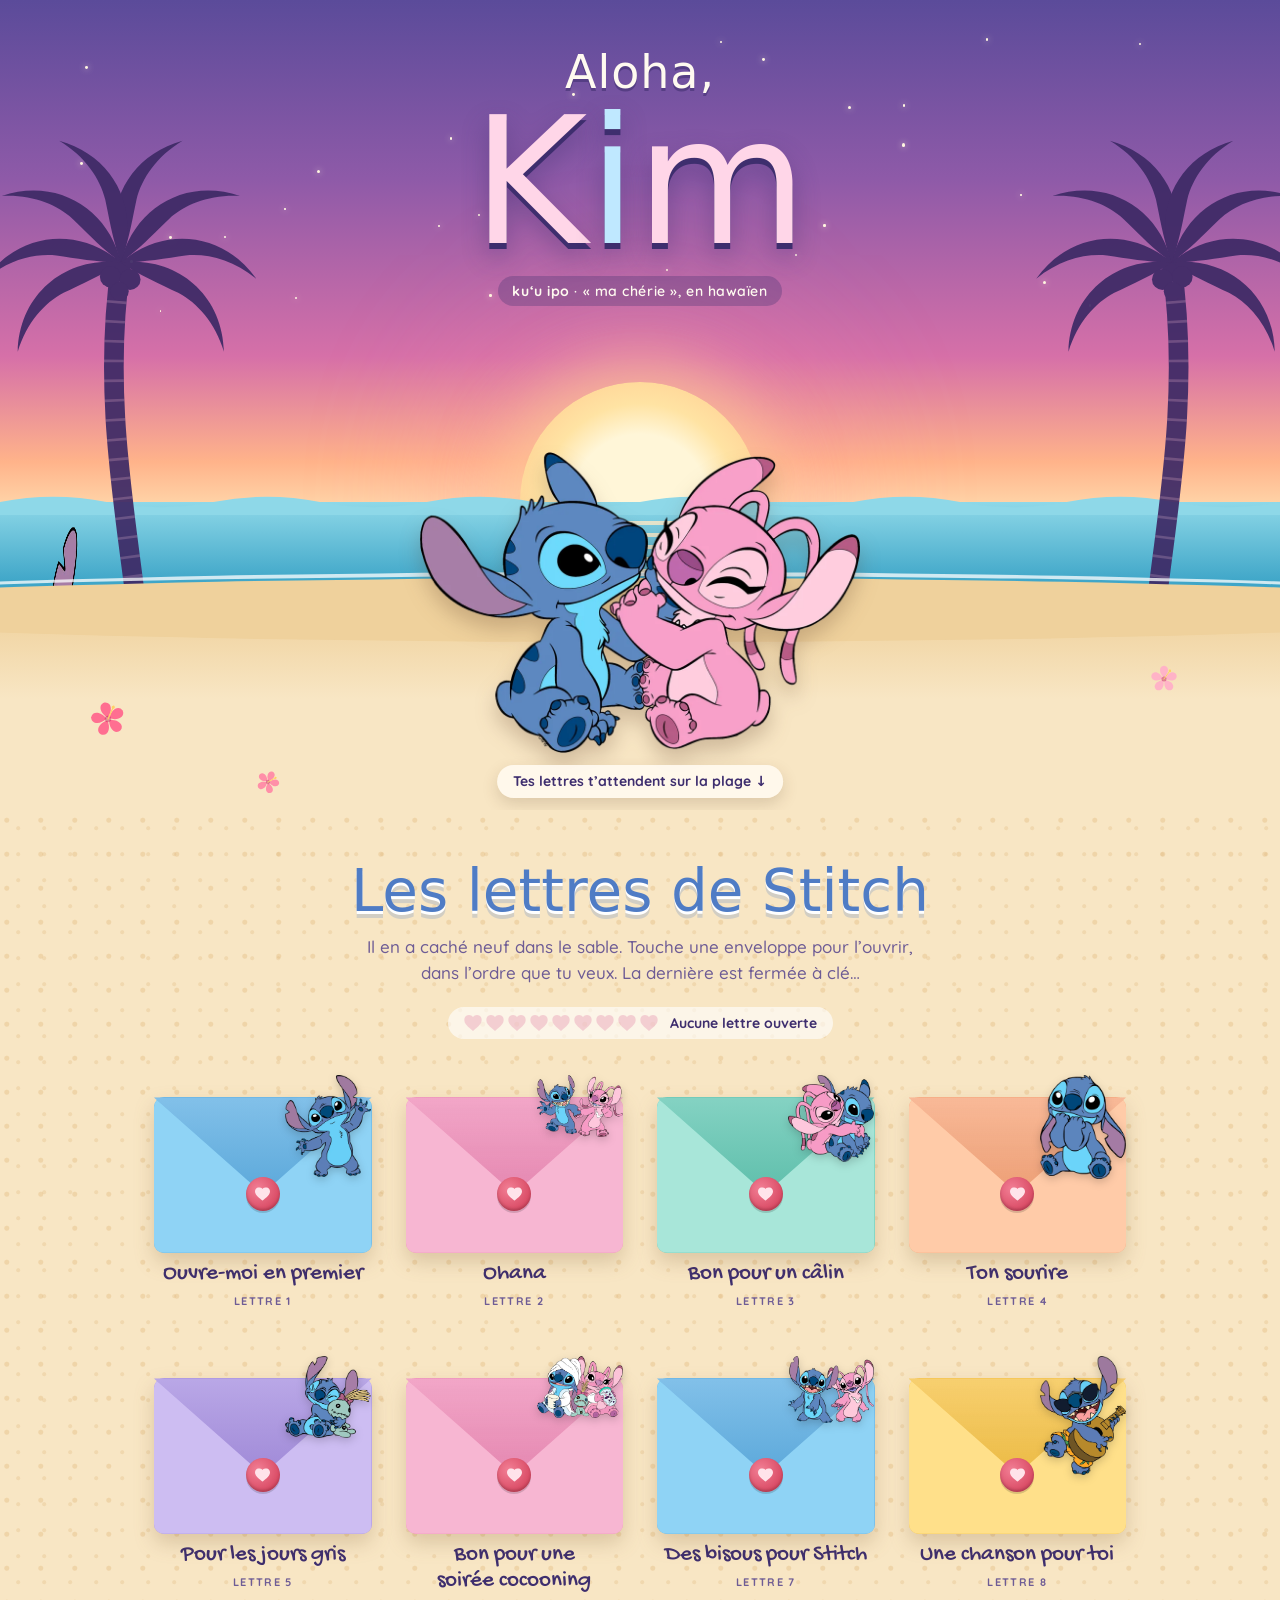
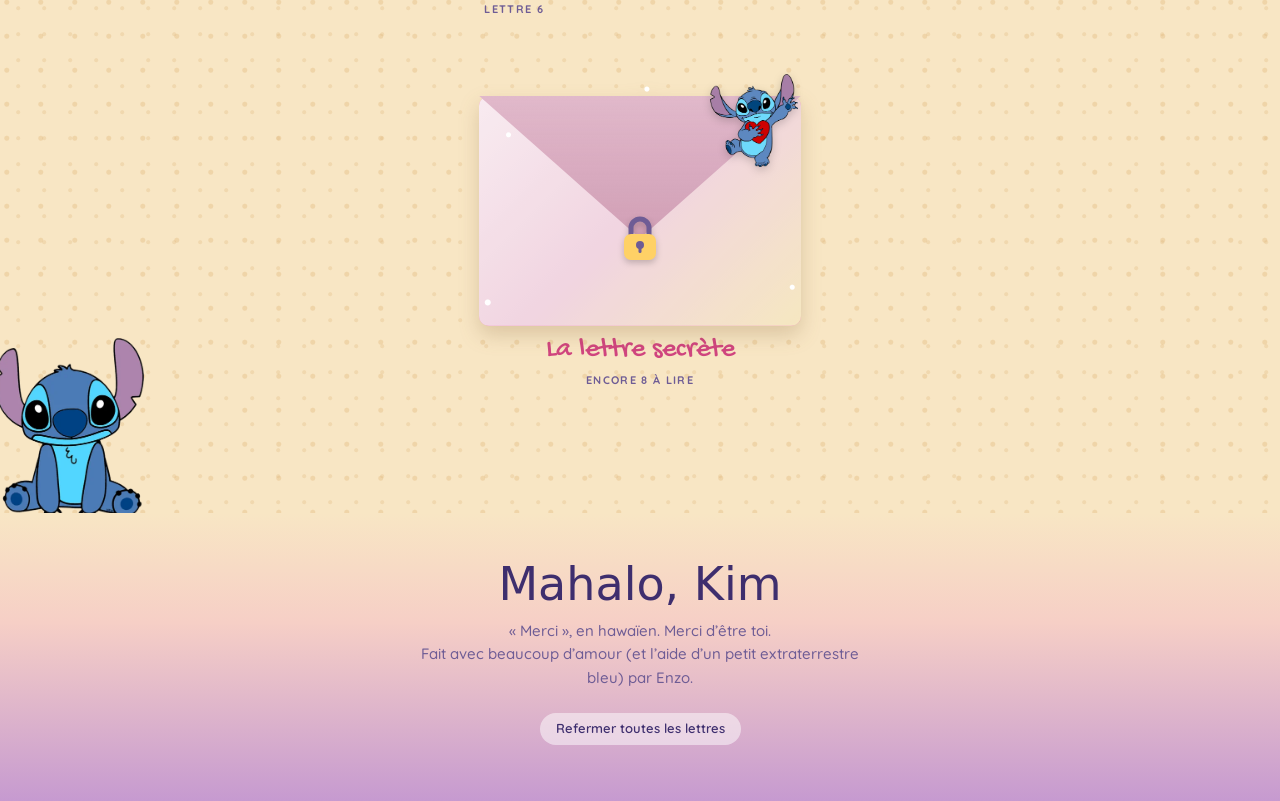
<file: index.html>
<!doctype html>
<html lang="fr">
<head>
<meta charset="utf-8">
<meta name="viewport" content="width=device-width, initial-scale=1, viewport-fit=cover">
<title>Aloha Kim</title>
<meta name="robots" content="noindex, nofollow">
<meta name="description" content="Stitch a caché des lettres pour toi sur la plage.">
<meta name="theme-color" content="#5B4B9A">
<meta property="og:type" content="website">
<meta property="og:title" content="Aloha Kim 💙">
<meta property="og:description" content="Stitch a caché des lettres pour toi sur la plage…">
<meta property="og:url" content="https://ryfog.github.io/aloha-kim/">
<meta property="og:image" content="https://ryfog.github.io/aloha-kim/img/apercu.jpg">
<meta property="og:image:width" content="1200">
<meta property="og:image:height" content="630">
<meta name="twitter:card" content="summary_large_image">
<link rel="icon" href="data:image/svg+xml,%3Csvg xmlns='http://www.w3.org/2000/svg' viewBox='0 0 32 29'%3E%3Cpath fill='%234F7CC5' d='M16 29C6 21 0 15.5 0 8.8 0 3.9 3.9 0 8.8 0c3 0 5.7 1.5 7.2 3.8C17.5 1.5 20.2 0 23.2 0 28.1 0 32 3.9 32 8.8 32 15.5 26 21 16 29z'/%3E%3C/svg%3E">
<link rel="preconnect" href="https://fonts.googleapis.com">
<link rel="preconnect" href="https://fonts.gstatic.com" crossorigin>
<link rel="stylesheet" href="https://fonts.googleapis.com/css2?family=Chewy&family=Gochi+Hand&family=Quicksand:wght@500;600;700&display=swap">
<link rel="stylesheet" href="style.css?v=1">
</head>
<body>

<!-- Formes réutilisées : cœur, hibiscus, feuille de palmier -->
<svg class="defs" width="0" height="0" aria-hidden="true" focusable="false">
  <defs>
    <symbol id="coeur" viewBox="0 0 32 29">
      <path d="M16 29C6 21 0 15.5 0 8.8 0 3.9 3.9 0 8.8 0c3 0 5.7 1.5 7.2 3.8C17.5 1.5 20.2 0 23.2 0 28.1 0 32 3.9 32 8.8 32 15.5 26 21 16 29z"/>
    </symbol>
    <symbol id="hibiscus" viewBox="-50 -50 100 100">
      <g fill="currentColor">
        <path id="petale" d="M0 -5C-17 -17 -21 -45 0 -47 21 -45 17 -17 0 -5z"/>
        <use href="#petale" transform="rotate(72)"/>
        <use href="#petale" transform="rotate(144)"/>
        <use href="#petale" transform="rotate(216)"/>
        <use href="#petale" transform="rotate(288)"/>
      </g>
      <circle r="9" fill="#C2185B" opacity=".45"/>
      <path d="M0 0 21 -29" stroke="#FFD166" stroke-width="3.5" stroke-linecap="round"/>
      <circle cx="21" cy="-29" r="4.5" fill="#FFD166"/>
    </symbol>
    <path id="feuille" d="M112 120C140 88 186 86 216 118 196 106 176 104 160 108 146 112 128 118 112 120z"/>
  </defs>
</svg>

<header class="scene" id="haut">
  <div class="etoiles" id="etoiles" aria-hidden="true"></div>
  <div class="nuage n1" aria-hidden="true"></div>
  <div class="nuage n2" aria-hidden="true"></div>
  <div class="nuage n3" aria-hidden="true"></div>
  <div class="soleil" aria-hidden="true"></div>

  <svg class="palmier gauche" viewBox="0 0 220 420" aria-hidden="true" focusable="false">
    <path class="tronc" d="M128 420C120 330 96 232 112 122"/>
    <path class="anneaux" d="M128 420C120 330 96 232 112 122"/>
    <g class="feuilles">
      <use href="#feuille" transform="rotate(8 112 120)"/>
      <use href="#feuille" transform="rotate(-28 112 120)"/>
      <use href="#feuille" transform="rotate(-62 112 120)"/>
      <use href="#feuille" transform="rotate(42 112 120)"/>
      <use href="#feuille" transform="rotate(-8 112 120) translate(224 0) scale(-1 1)"/>
      <use href="#feuille" transform="rotate(28 112 120) translate(224 0) scale(-1 1)"/>
      <use href="#feuille" transform="rotate(62 112 120) translate(224 0) scale(-1 1)"/>
      <use href="#feuille" transform="rotate(-42 112 120) translate(224 0) scale(-1 1)"/>
      <circle cx="104" cy="131" r="8"/><circle cx="119" cy="133" r="8"/><circle cx="111" cy="142" r="7"/>
    </g>
  </svg>
  <svg class="palmier droite" viewBox="0 0 220 420" aria-hidden="true" focusable="false">
    <path class="tronc" d="M128 420C120 330 96 232 112 122"/>
    <path class="anneaux" d="M128 420C120 330 96 232 112 122"/>
    <g class="feuilles">
      <use href="#feuille" transform="rotate(8 112 120)"/>
      <use href="#feuille" transform="rotate(-28 112 120)"/>
      <use href="#feuille" transform="rotate(-62 112 120)"/>
      <use href="#feuille" transform="rotate(42 112 120)"/>
      <use href="#feuille" transform="rotate(-8 112 120) translate(224 0) scale(-1 1)"/>
      <use href="#feuille" transform="rotate(28 112 120) translate(224 0) scale(-1 1)"/>
      <use href="#feuille" transform="rotate(62 112 120) translate(224 0) scale(-1 1)"/>
      <use href="#feuille" transform="rotate(-42 112 120) translate(224 0) scale(-1 1)"/>
      <circle cx="104" cy="131" r="8"/><circle cx="119" cy="133" r="8"/><circle cx="111" cy="142" r="7"/>
    </g>
  </svg>

  <div class="titre-bloc">
    <p class="aloha">Aloha,</p>
    <h1 class="prenom" aria-label="Kim"><span aria-hidden="true">K</span><span aria-hidden="true">i</span><span aria-hidden="true">m</span></h1>
    <p class="ipo"><span lang="haw">kuʻu ipo</span> · « ma chérie », en hawaïen</p>
  </div>

  <div class="mer" aria-hidden="true">
    <div class="reflet"><i></i><i></i><i></i><i></i><i></i></div>
    <svg class="vague v1" viewBox="0 0 1200 40" preserveAspectRatio="none"><path d="M0 20Q25 4 50 20T100 20T150 20T200 20T250 20T300 20T350 20T400 20T450 20T500 20T550 20T600 20T650 20T700 20T750 20T800 20T850 20T900 20T950 20T1000 20T1050 20T1100 20T1150 20T1200 20V40H0z"/></svg>
    <svg class="vague v2" viewBox="0 0 1200 40" preserveAspectRatio="none"><path d="M0 20Q25 4 50 20T100 20T150 20T200 20T250 20T300 20T350 20T400 20T450 20T500 20T550 20T600 20T650 20T700 20T750 20T800 20T850 20T900 20T950 20T1000 20T1050 20T1100 20T1150 20T1200 20V40H0z"/></svg>
    <div class="surfeur"><img src="img/surf.webp" alt="" width="520" height="369"></div>
    <svg class="vague v3" viewBox="0 0 1200 40" preserveAspectRatio="none"><path d="M0 20Q25 4 50 20T100 20T150 20T200 20T250 20T300 20T350 20T400 20T450 20T500 20T550 20T600 20T650 20T700 20T750 20T800 20T850 20T900 20T950 20T1000 20T1050 20T1100 20T1150 20T1200 20V40H0z"/></svg>
  </div>

  <div class="plage" aria-hidden="true">
    <svg class="fleur f1"><use href="#hibiscus"/></svg>
    <svg class="fleur f2"><use href="#hibiscus"/></svg>
    <svg class="fleur f3"><use href="#hibiscus"/></svg>
  </div>

  <button class="couple" id="couple" type="button" aria-label="Faire coucou à Stitch et Angel">
    <img src="img/bisou.webp" alt="Stitch et Angel qui se font un bisou" width="900" height="616">
  </button>
  <p class="bulle" id="bulle" aria-live="polite"></p>

  <a class="indice" href="#lettres">Tes lettres t’attendent sur la plage ↓</a>
</header>

<main class="lettres" id="lettres">
  <div class="flotteurs" id="flotteurs" aria-hidden="true"></div>

  <div class="lettres-tete">
    <h2>Les lettres de Stitch</h2>
    <p>Il en a caché neuf dans le sable. Touche une enveloppe pour l’ouvrir, dans l’ordre que tu veux. La dernière est fermée à clé…</p>
    <div class="progres">
      <span class="progres-coeurs" id="progres-coeurs"></span>
      <span class="progres-txt" id="progres-txt" aria-live="polite">Aucune lettre ouverte</span>
    </div>
  </div>

  <ul class="grille" id="grille"></ul>

  <img class="coucou" src="img/coucou.webp" alt="" width="360" height="435" loading="lazy">
</main>

<footer class="pied">
  <p class="pied-mot">Mahalo, Kim</p>
  <p class="pied-signe">« Merci », en hawaïen. Merci d’être toi.<br>Fait avec beaucoup d’amour (et l’aide d’un petit extraterrestre bleu) par Enzo.</p>
  <button type="button" class="reset" id="reset">Refermer toutes les lettres</button>
</footer>

<!-- La lettre ouverte -->
<div class="voile" id="voile" hidden>
  <div class="grande-env" id="grande-env" aria-hidden="true" hidden>
    <span class="env-dos"></span>
    <span class="env-papier"></span>
    <span class="env-poche"></span>
    <span class="env-rabat"></span>
    <span class="env-sceau"><svg viewBox="0 0 32 29"><use href="#coeur"/></svg></span>
  </div>

  <article class="lettre" id="lettre" role="dialog" aria-modal="true" aria-labelledby="l-titre" tabindex="-1" hidden>
    <button class="fermer" id="fermer" type="button" aria-label="Refermer la lettre">×</button>
    <img class="lettre-illu" id="l-illu" src="img/bras-ouverts.webp" alt="">
    <p class="lettre-num" id="l-num"></p>
    <h2 class="lettre-titre" id="l-titre"></h2>
    <div class="lettre-texte" id="l-texte"></div>
    <div class="lettre-bonus" id="l-bonus"></div>
    <p class="lettre-signe" id="l-signe"></p>
    <div class="lettre-nav">
      <button type="button" class="btn-doux" id="refermer">Refermer</button>
      <button type="button" class="btn-plein" id="suivante">Lettre suivante →</button>
    </div>
  </article>
</div>

<div class="toast" id="toast" role="status" hidden>
  <img src="img/oups.webp" alt="" width="260" height="420">
  <p id="toast-txt"></p>
</div>
<div class="fete" id="fete" aria-hidden="true"></div>

<script src="script.js?v=1"></script>
</body>
</html>
</file>
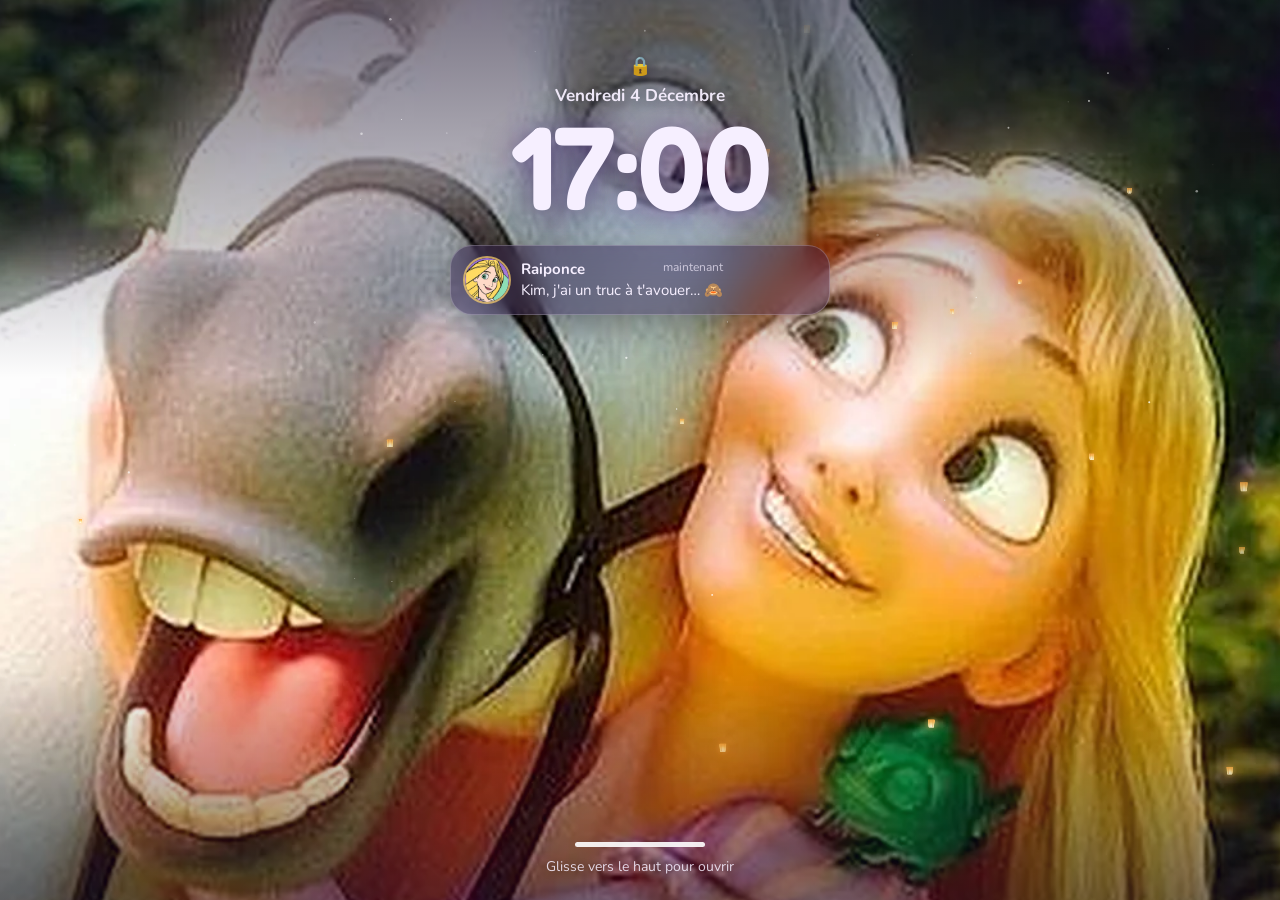
<file: 626/index.html>
<!doctype html>
<html lang="fr">
<head>
<meta charset="utf-8">
<meta name="viewport" content="width=device-width, initial-scale=1, viewport-fit=cover, user-scalable=no">
<title>Un message de Raiponce</title>
<meta name="description" content="Raiponce a un truc à t'avouer…">
<meta name="robots" content="noindex, nofollow">
<meta name="theme-color" content="#1a0d33">
<meta property="og:title" content="Un message de Raiponce 🌸">
<meta property="og:description" content="Kim, j'ai un truc à t'avouer…">
<meta property="og:image" content="img/apercu.jpg">
<link rel="manifest" href="manifest.webmanifest?v=r1">
<link rel="icon" href="img/icone-192.png?v=r1">
<link rel="apple-touch-icon" href="img/icone-180.png?v=r1">
<meta name="apple-mobile-web-app-capable" content="yes">
<meta name="mobile-web-app-capable" content="yes">
<meta name="apple-mobile-web-app-status-bar-style" content="black-translucent">
<meta name="apple-mobile-web-app-title" content="Raiponce">
<link rel="preconnect" href="https://fonts.googleapis.com">
<link rel="preconnect" href="https://fonts.gstatic.com" crossorigin>
<link href="https://fonts.googleapis.com/css2?family=Fredoka:wght@500;600;700&family=Nunito:wght@500;700;800&family=Parisienne&display=swap" rel="stylesheet">
<link rel="stylesheet" href="style.css?v=r3">
</head>
<body data-scene="verrou">

<!-- Le décor, toujours là : le fond d'écran de Raiponce, un voile, des lanternes qui montent -->
<div class="decor" aria-hidden="true">
  <div class="fond" id="fond"></div>
  <div class="voile"></div>
  <canvas id="ciel"></canvas>
</div>

<!-- La barre des 3 morceaux (pendant la chasse) -->
<div class="inventaire" id="inventaire" hidden>
  <span class="case" data-n="0"></span><span class="case" data-n="1"></span><span class="case" data-n="2"></span>
</div>

<main id="app">

  <!-- 0 · Écran verrouillé -->
  <section class="scene verrou" id="s-verrou" data-scene="verrou">
    <div class="verrou-haut">
      <div class="verrou-cadenas">🔒</div>
      <div class="verrou-date" id="date"></div>
      <div class="verrou-heure" id="heure">00:00</div>
    </div>
    <button class="notif" id="notif" type="button">
      <img src="img/avatar.webp" alt="" class="notif-avatar">
      <span class="notif-texte">
        <span class="notif-ligne"><b>Raiponce</b><small>maintenant</small></span>
        <span>Kim, j'ai un truc à t'avouer… 🙈</span>
      </span>
    </button>
    <div class="glisser" id="glisser">
      <span class="glisser-barre"></span>
      <span class="glisser-texte">Glisse vers le haut pour ouvrir</span>
    </div>
  </section>

  <!-- 1 · La discussion -->
  <section class="scene discussion" id="s-discussion" data-scene="discussion" hidden>
    <header class="disc-tete">
      <img src="img/avatar.webp" alt="" class="disc-avatar">
      <div>
        <b>Raiponce</b>
        <small id="statut">en ligne</small>
      </div>
      <img src="img/pascal-coucou.webp" alt="" class="disc-pascal">
    </header>
    <div class="fil" id="fil"></div>
    <div class="reponses" id="reponses"></div>
  </section>

  <!-- 2 · Morceau 1 : le ciel -->
  <section class="scene quete" id="s-etoiles" data-scene="etoiles" hidden>
    <div class="quete-titre"><small>Morceau 1 sur 3</small><h2>Le ciel</h2></div>
    <p class="consigne" id="c-etoiles">Passe ton doigt sur toutes les étoiles ✨</p>
    <canvas class="jeu" id="j-etoiles"></canvas>
    <div class="quete-fin" id="f-etoiles" hidden>
      <img src="img/peint.webp" alt="" class="perso large">
      <div class="indice"><small>Morceau 1</small><b>48,87° N</b></div>
      <p>Hmm… un chiffre bizarre&nbsp;? 🤔<br>Garde-le bien.</p>
      <button class="bouton" type="button" data-ramasser="0">Ramasser le morceau ✨</button>
    </div>
  </section>

  <!-- 3 · Morceau 2 : le vœu -->
  <section class="scene quete" id="s-voeu" data-scene="voeu" hidden>
    <div class="quete-titre"><small>Morceau 2 sur 3</small><h2>Le vœu</h2></div>
    <p class="consigne" id="c-voeu">Garde ton doigt sur la fleur magique et fais un vœu…</p>
    <button class="fleur-voeu" id="fleur-voeu" type="button" aria-label="La fleur magique">
      <svg viewBox="0 0 120 120">
        <circle class="anneau-fond" cx="60" cy="60" r="54"/>
        <circle class="anneau" id="anneau" cx="60" cy="60" r="54"/>
        <g class="fleur-forme">
          <ellipse cx="60" cy="36" rx="11.5" ry="19"/>
          <ellipse cx="60" cy="36" rx="11.5" ry="19" transform="rotate(60 60 60)"/>
          <ellipse cx="60" cy="36" rx="11.5" ry="19" transform="rotate(120 60 60)"/>
          <ellipse cx="60" cy="36" rx="11.5" ry="19" transform="rotate(180 60 60)"/>
          <ellipse cx="60" cy="36" rx="11.5" ry="19" transform="rotate(240 60 60)"/>
          <ellipse cx="60" cy="36" rx="11.5" ry="19" transform="rotate(300 60 60)"/>
          <circle class="coeur-fleur" cx="60" cy="60" r="11"/>
        </g>
      </svg>
    </button>
    <div class="quete-fin" id="f-voeu" hidden>
      <img src="img/fleurs.webp" alt="" class="perso">
      <div class="indice"><small>Morceau 2</small><b>2,78° E</b></div>
      <p>Ton vœu est parti… 💫<br>Encore un chiffre&nbsp;!</p>
      <button class="bouton" type="button" data-ramasser="1">Ramasser le morceau ✨</button>
    </div>
  </section>

  <!-- 4 · Morceau 3 : la brume -->
  <section class="scene quete" id="s-brume" data-scene="brume" hidden>
    <div class="quete-titre"><small>Morceau 3 sur 3</small><h2>La brume</h2></div>
    <p class="consigne" id="c-brume">Efface la brume avec ton doigt</p>
    <div class="paysage" id="paysage">
      <div class="halo-lac"></div>
      <div class="barque-zone">
        <svg class="barque" viewBox="0 0 320 180" aria-hidden="true"><use href="#barque"/></svg>
        <img class="pascal-barque" src="img/pascal.webp" alt="">
      </div>
      <canvas class="brume" id="j-brume"></canvas>
    </div>
    <div class="quete-fin" id="f-brume" hidden>
      <div class="indice"><small>Morceau 3</small><b>2 passagers · Kim &amp; Enzo</b></div>
      <p>Le bateau est prêt…<br>mais pour aller où&nbsp;? ⛵</p>
      <button class="bouton" type="button" data-ramasser="2">Ramasser le dernier morceau ✨</button>
    </div>
  </section>

  <!-- 5 · La lanterne, puis le billet -->
  <section class="scene lanterne" id="s-lanterne" data-scene="lanterne" hidden>
    <canvas class="jeu" id="j-lanterne"></canvas>
    <canvas class="feux-fin" id="j-feux"></canvas>
    <div class="quete-titre" id="t-lanterne"><small>Les 3 morceaux sont réunis</small><h2>La lanterne</h2></div>
    <p class="consigne" id="c-lanterne">&nbsp;</p>
    <div class="fleches" id="fleches" hidden aria-hidden="true">
      <span></span><span></span><span></span>
      <b>Glisse vers le haut</b>
    </div>
    <div class="final" id="final" hidden>
      <div class="billet" id="billet">
        <img class="billet-img" src="img/billet-disney.webp" alt="Billet d'admission Disneyland Paris · Kim &amp; Enzo">
        <div class="holo" aria-hidden="true"></div>
      </div>
      <p class="billet-mot" id="billet-mot">Pour une princesse comme toi,<br>tu mérites bien mieux<br>que le Futuroscope</p>
      <div class="fete-boutons">
        <button class="bouton" id="briller" type="button">✨ Fais briller le billet</button>
        <p class="astuce">Fais une capture et envoie-la à Enzo 📸</p>
        <button class="lien" id="revoir" type="button">Revoir depuis le début</button>
      </div>
    </div>
  </section>

</main>

<!-- Raiponce qui surgit (la poêle, la balançoire de cheveux) -->
<div class="surgit" id="surgit" hidden>
  <div class="pendule" id="pendule"><span class="corde"></span><img id="surgit-img" src="img/poele.webp" alt=""></div>
  <span class="onomato" id="onomato">BONG</span>
</div>

<!-- Dessins utilisés plusieurs fois -->
<svg width="0" height="0" style="position:absolute" aria-hidden="true">
  <defs>
    <linearGradient id="gOr" x1="0" y1="0" x2="1" y2="1"><stop offset="0" stop-color="#fff3b0"/><stop offset="1" stop-color="#e0a93a"/></linearGradient>
    <linearGradient id="gBois" x1="0" y1="0" x2="0" y2="1"><stop offset="0" stop-color="#a86f42"/><stop offset="1" stop-color="#4a2818"/></linearGradient>
    <radialGradient id="gLueur"><stop offset="0" stop-color="#ffe3a0" stop-opacity=".95"/><stop offset=".45" stop-color="#ffb04a" stop-opacity=".35"/><stop offset="1" stop-color="#ff9a3c" stop-opacity="0"/></radialGradient>
    <linearGradient id="gPapier" x1="0" y1="0" x2="0" y2="1"><stop offset="0" stop-color="#ffd27a"/><stop offset="1" stop-color="#ff9638"/></linearGradient>

    <!-- la barque, avec sa petite lanterne au bout d'une perche -->
    <symbol id="barque" viewBox="0 0 320 180">
      <ellipse cx="160" cy="160" rx="150" ry="9" fill="rgba(255,205,130,.16)"/>
      <path d="M268 104 L252 22" stroke="#5a3520" stroke-width="5" stroke-linecap="round"/>
      <path d="M252 22 Q238 18 232 30" stroke="#5a3520" stroke-width="3.5" fill="none" stroke-linecap="round"/>
      <circle class="lueur-perche" cx="232" cy="48" r="38" fill="url(#gLueur)"/>
      <path d="M223 34 h18 l3.5 26 h-25z" fill="url(#gPapier)"/>
      <path d="M223 34 h18" stroke="#c96a1e" stroke-width="2"/>
      <path d="M14 100 Q160 116 306 94 Q292 148 238 156 L90 156 Q34 150 14 100Z" fill="url(#gBois)"/>
      <path d="M30 118 Q160 130 294 112" stroke="rgba(0,0,0,.28)" stroke-width="2.2" fill="none"/>
      <path d="M50 137 Q160 146 276 132" stroke="rgba(0,0,0,.28)" stroke-width="2.2" fill="none"/>
      <path d="M14 100 Q160 116 306 94" stroke="#e6b47a" stroke-width="5" fill="none" stroke-linecap="round"/>
    </symbol>

  </defs>
</svg>

<script src="script.js?v=r4"></script>
</body>
</html>
</file>
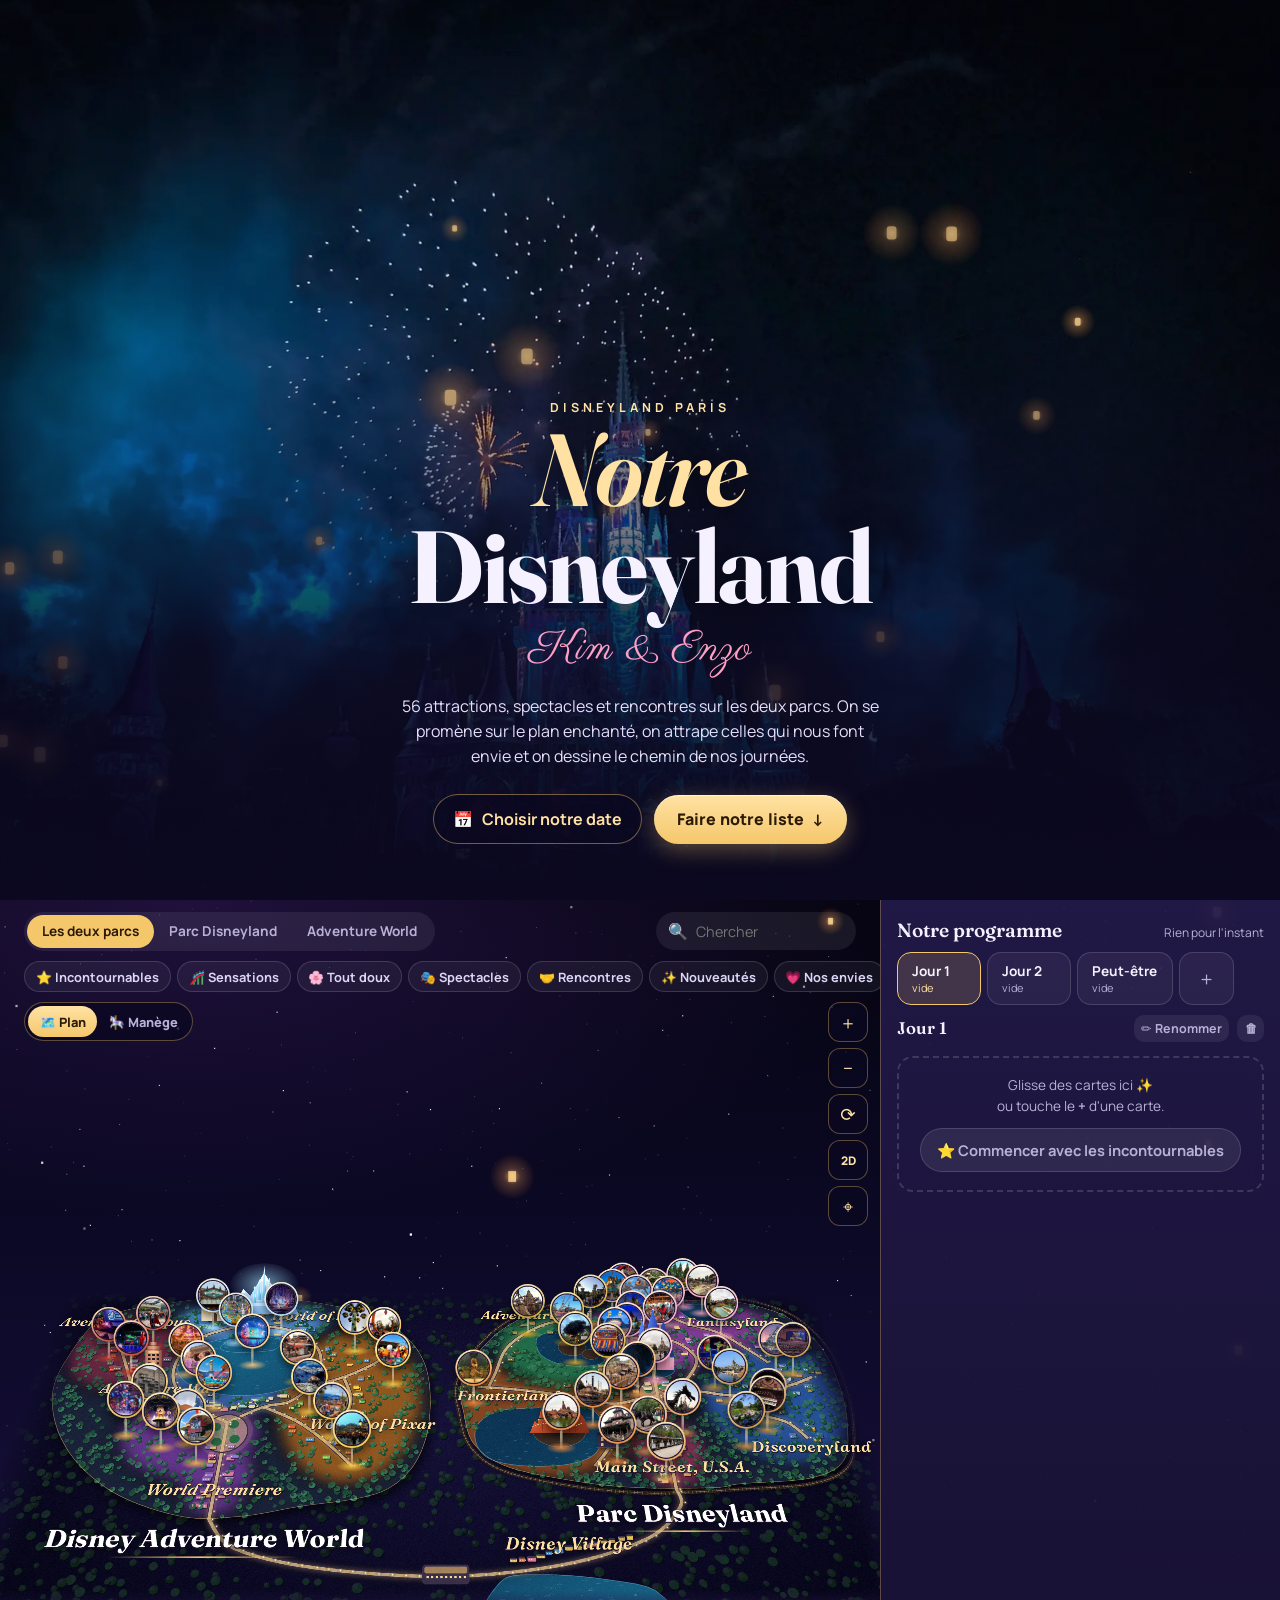
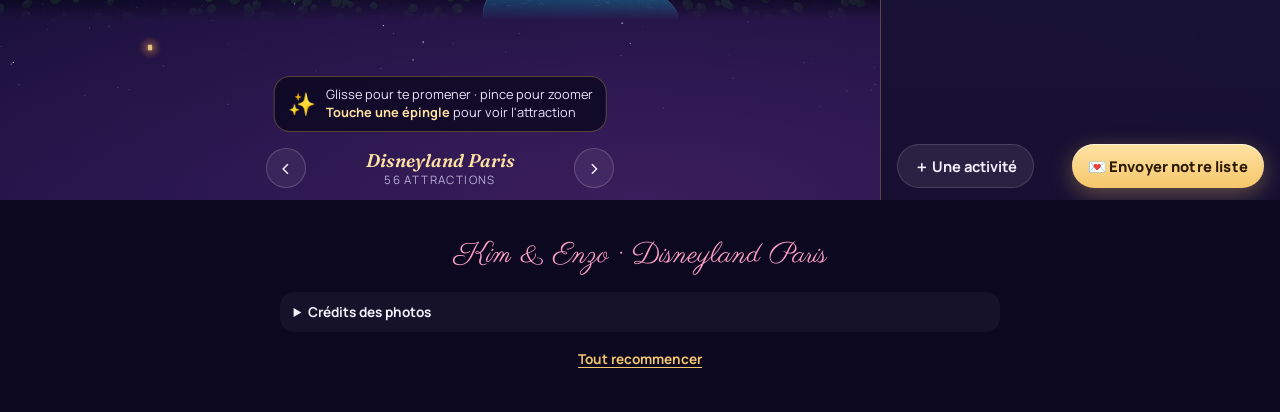
<file: attractions/index.html>
<!doctype html>
<html lang="fr">
<head>
<meta charset="utf-8">
<meta name="viewport" content="width=device-width, initial-scale=1, viewport-fit=cover">
<title>Notre Disneyland</title>
<meta name="description" content="La liste de nos attractions à Disneyland Paris : on fait tourner le manège, on attrape celles qui nous font envie.">
<meta name="robots" content="noindex, nofollow">
<meta name="theme-color" content="#0b0820">
<meta property="og:title" content="Notre Disneyland ✨">
<meta property="og:description" content="Kim & Enzo — la liste de nos attractions">
<meta property="og:image" content="img/apercu.jpg">
<link rel="preconnect" href="https://fonts.googleapis.com">
<link rel="preconnect" href="https://fonts.gstatic.com" crossorigin>
<link href="https://fonts.googleapis.com/css2?family=Fraunces:ital,opsz,wght@0,9..144,600;0,9..144,700;1,9..144,600&family=Manrope:wght@500;600;700;800&family=Parisienne&display=swap" rel="stylesheet">
<link rel="stylesheet" href="style.css?v=2">
</head>
<body>

<header class="hero" id="haut">
  <img class="hero-fond" src="img/chateau-nuit.webp" srcset="img/chateau-nuit-petit.webp 900w, img/chateau-nuit.webp 1920w" sizes="100vw" alt="">
  <canvas class="lanternes" id="lanternes" aria-hidden="true"></canvas>
  <div class="hero-voile"></div>
  <div class="hero-contenu">
    <p class="surtitre">Disneyland Paris</p>
    <h1><em>Notre</em> Disneyland</h1>
    <p class="signature">Kim &amp; Enzo</p>
    <p class="intro">56 attractions, spectacles et rencontres sur les deux parcs. On se promène sur le plan enchanté, on attrape celles qui nous font envie et on dessine le chemin de nos journées.</p>
    <div class="hero-actions">
      <label class="puce-date" id="puceDate">
        <span aria-hidden="true">📅</span>
        <span id="texteDate">Choisir notre date</span>
        <input type="date" id="champDate" aria-label="Date de notre journée à Disney">
      </label>
      <a class="btn-or" href="#app">Faire notre liste <span aria-hidden="true">↓</span></a>
    </div>
  </div>
</header>

<main class="app" id="app">
  <div class="app-fond" aria-hidden="true"></div>
  <canvas class="ciel" id="ciel" aria-hidden="true"></canvas>

  <section class="manege" aria-label="Toutes les attractions">
    <div class="barre">
      <div class="parcs" id="parcs" role="tablist" aria-label="Parc">
        <button role="tab" data-parc="tout" aria-selected="true"><span class="long">Les deux parcs</span><span class="court">Tout</span></button>
        <button role="tab" data-parc="dlp" aria-selected="false"><span class="long">Parc Disneyland</span><span class="court">Disneyland</span></button>
        <button role="tab" data-parc="daw" aria-selected="false">Adventure World</button>
      </div>
      <label class="recherche">
        <span aria-hidden="true">🔍</span>
        <input id="recherche" type="search" placeholder="Chercher" autocomplete="off" aria-label="Chercher une attraction">
      </label>
    </div>
    <div class="filtres" id="filtres" aria-label="Filtres"></div>

    <div class="scene" id="scene" data-vue="plan">
      <div class="vues" id="vues" role="tablist" aria-label="Affichage">
        <button role="tab" data-vue="plan" aria-selected="true">🗺️ Plan</button>
        <button role="tab" data-vue="manege" aria-selected="false">🎠 Manège</button>
      </div>
      <div class="sol" aria-hidden="true"></div>
      <div class="anneau" id="anneau"></div>

      <div class="carte3d" id="carte3d" aria-label="Plan des parcs">
        <div class="plan" id="plan">
          <img class="plan-sol" src="img/plan.webp" alt="" draggable="false">
          <svg class="plan-trajet" id="trajet" viewBox="0 0 2700 1200" aria-hidden="true"></svg>
          <div id="planObjets"></div>
        </div>
        <div class="plan-outils">
          <button data-outil="plus" aria-label="Zoomer">＋</button>
          <button data-outil="moins" aria-label="Dézoomer">−</button>
          <button data-outil="tourner" aria-label="Faire pivoter le plan">⟳</button>
          <button data-outil="relief" aria-label="Vue en relief ou à plat" class="txt">2D</button>
          <button data-outil="centrer" aria-label="Recentrer">⌖</button>
        </div>
        <div class="apercu" id="apercu" hidden></div>
        <div class="aide aide-plan" id="aidePlan">
          <span class="aide-main" aria-hidden="true">✨</span>
          <span>Glisse pour te promener · pince pour zoomer<br><b>Touche une épingle</b> pour voir l'attraction</span>
        </div>
      </div>
      <p class="vide-filtre" id="videFiltre" hidden>Aucune attraction ne correspond.<br><button class="lien" id="effacerFiltres">Tout afficher</button></p>
      <div class="zone-retirer" id="zoneRetirer" data-cible="retirer" hidden>Lâche ici pour retirer du programme</div>
      <div class="aide" id="aide">
        <span class="aide-main" aria-hidden="true">👆</span>
        <span>Glisse pour faire tourner le manège<br><b>Maintiens une carte</b> ou tire-la vers le bas pour l'attraper</span>
      </div>
    </div>

    <div class="panneau-monde">
      <button class="fleche" id="prec" aria-label="Attraction précédente">‹</button>
      <div class="panneau-texte">
        <p class="monde" id="monde">&nbsp;</p>
        <p class="compteur" id="compteur">&nbsp;</p>
      </div>
      <button class="fleche" id="suiv" aria-label="Attraction suivante">›</button>
    </div>
  </section>

  <aside class="programme" id="programme" aria-label="Notre programme">
    <button class="poignee" id="poignee" aria-label="Ouvrir ou fermer le programme" aria-expanded="false"><span></span></button>
    <div class="prog-tete">
      <h2>Notre programme</h2>
      <p class="progression" id="progression"></p>
    </div>
    <div class="onglets" id="onglets" role="tablist" aria-label="Jours"></div>
    <div class="jour-tete" id="jourTete"></div>
    <div class="liste-cadre" id="listeCadre">
      <ol class="liste" id="liste" data-cible="liste"></ol>
    </div>
    <div class="prog-actions">
      <button class="btn-doux" id="btnPerso">＋ Une activité</button>
      <button class="btn-or petit" id="btnPartager">💌 Envoyer notre liste</button>
    </div>
  </aside>
</main>

<footer class="pied">
  <p class="pied-coeur">Kim &amp; Enzo · Disneyland Paris</p>
  <details class="credits">
    <summary>Crédits des photos</summary>
    <p>Photos : Wikimedia Commons (licences libres, auteurs ci-dessous), Disneyland Paris et celles ajoutées par Enzo. Le Parc Disneyland est placé d'après le plan officiel ; Disney Adventure World est un plan illustré, pas à l'échelle. Liste des attractions à jour en novembre 2026.</p>
    <ul id="listeCredits"></ul>
  </details>
  <button class="lien" id="btnRecommencer">Tout recommencer</button>
</footer>

<div class="fiche-voile" id="fiche" hidden>
  <article class="fiche" role="dialog" aria-modal="true" aria-labelledby="ficheNom">
    <button class="fermer" data-fermer aria-label="Fermer">×</button>
    <div class="fiche-image" id="ficheImage"></div>
    <div class="fiche-corps">
      <p class="fiche-lieu" id="ficheLieu"></p>
      <h3 id="ficheNom"></h3>
      <div class="fiche-tags" id="ficheTags"></div>
      <p class="fiche-desc" id="ficheDesc"></p>
      <div class="envies" id="ficheEnvies"></div>
      <div class="fiche-ajout" id="ficheAjout"></div>
      <div class="fiche-photo" id="fichePhoto"></div>
      <div class="fiche-nav">
        <button class="btn-doux" id="fichePrec">‹ Précédente</button>
        <button class="btn-doux" id="ficheSuiv">Suivante ›</button>
      </div>
    </div>
  </article>
</div>

<div class="modale-voile" id="modale" hidden>
  <div class="modale" role="dialog" aria-modal="true" id="modaleBoite"></div>
</div>

<div class="fantome" id="fantome" hidden aria-hidden="true"></div>
<div class="toast" id="toast" role="status" hidden></div>
<input type="file" id="champPhoto" accept="image/*" hidden>

<script src="data.js?v=2"></script>
<script src="decor.js?v=2"></script>
<script src="app.js?v=3"></script>
</body>
</html>
</file>
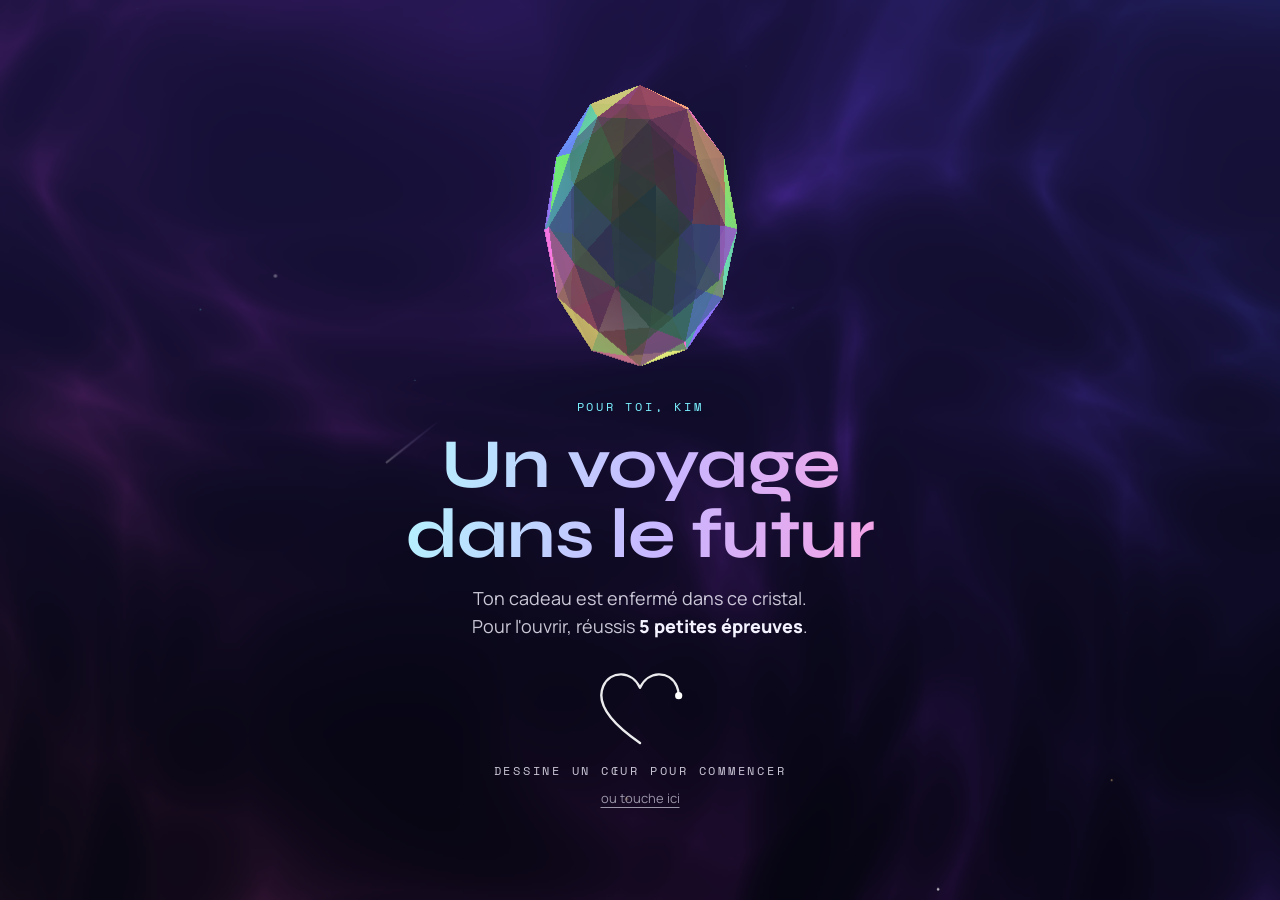
<file: futuroscope/index.html>
<!doctype html>
<html lang="fr">
<head>
<meta charset="utf-8">
<meta name="viewport" content="width=device-width, initial-scale=1, viewport-fit=cover">
<meta name="theme-color" content="#070818">
<title>Kim, un voyage dans le futur</title>
<meta property="og:title" content="Kim, un voyage dans le futur ✨">
<meta property="og:description" content="Un cadeau est enfermé dans un cristal. 5 épreuves pour l'ouvrir.">
<meta property="og:image" content="https://ryfog.github.io/aloha-kim/futuroscope/img/apercu.jpg">
<meta name="robots" content="noindex">
<link rel="stylesheet" href="style.css">
</head>
<body>
<canvas id="fond" aria-hidden="true"></canvas>
<canvas id="ciel" aria-hidden="true"></canvas>
<div id="cristal-boite" aria-hidden="true"><canvas id="cristal"></canvas><div id="halo"></div></div>
<canvas id="eclats" aria-hidden="true"></canvas>
<canvas id="trace" aria-hidden="true"></canvas>

<header id="hud" hidden>
  <div class="eclats-hud"><i></i><i></i><i></i><i></i><i></i></div>
  <button id="son" aria-label="Couper ou remettre les sons">🔊</button>
</header>

<main>
  <!-- ACCUEIL -->
  <section id="accueil" class="ecran">
    <p class="sur-titre">Pour toi, Kim</p>
    <h1 class="holo">Un voyage<br>dans le futur</h1>
    <p class="texte">Ton cadeau est enfermé dans ce cristal.<br>Pour l'ouvrir, réussis <b>5 petites épreuves</b>.</p>
    <div id="porte">
      <svg class="indice" viewBox="0 0 120 110" aria-hidden="true"><path id="indice-coeur" d="M60 100 C 22 74, 5 50, 14 29 C 23 9, 50 9, 60 31 C 70 9, 97 9, 106 29 C 115 50, 98 74, 60 100 Z"/><circle id="indice-point" r="4.5"/></svg>
      <p class="mono" id="porte-txt">Dessine un cœur pour commencer</p>
      <button class="lien" id="partir">ou touche ici</button>
    </div>
  </section>

  <!-- UNE ÉPREUVE -->
  <section id="epreuve" class="ecran" hidden>
    <p class="sur-titre" id="ep-num">Épreuve 1 / 5</p>
    <h2 class="holo" id="ep-titre"></h2>
    <p class="texte" id="ep-consigne"></p>
    <div id="jeu"></div>
    <p class="etat" id="ep-etat" aria-live="polite"></p>
  </section>

  <!-- RÉUSSITE D'UNE ÉPREUVE -->
  <section id="bravo" class="ecran" hidden>
    <div class="eclat-gagne" aria-hidden="true"></div>
    <h2 class="holo" id="bravo-titre">Bravo !</h2>
    <p class="texte" id="bravo-texte"></p>
    <button class="bouton" id="suivant"><span>Épreuve suivante</span></button>
  </section>

  <!-- LE CRISTAL EST CHARGÉ -->
  <section id="ouvrir" class="ecran" hidden>
    <p class="sur-titre">5 / 5</p>
    <h2 class="holo">Le cristal est chargé</h2>
    <p class="texte" id="ouvrir-texte">Touche-le trois fois pour l'ouvrir.</p>
  </section>

  <!-- LE CADEAU -->
  <section id="cadeau" class="ecran" hidden>
    <p class="sur-titre">Ton cadeau</p>
    <h2 class="titre-cadeau holo">On part au<br>Futuroscope !</h2>
    <div class="billet-scene">
      <div class="billet" id="billet">
        <img src="img/billet.webp" alt="Billet Futuroscope : 2 jours, 2 adultes, valable les 28 et 29 novembre">
        <div class="reflet"></div>
      </div>
    </div>
    <p class="date">Les <b>28 &amp; 29 novembre</b><br>deux jours, rien que toi et moi</p>
    <p class="mot">Des attractions, des étoiles plein les yeux,<br>et ta main dans la mienne.<br><span class="signe">— Enzo ❤️</span></p>
    <div class="actions">
      <button class="bouton petit" id="voir"><span>Voir le billet en grand</span></button>
      <button class="lien" id="rejouer">Revivre le voyage</button>
    </div>
  </section>
</main>

<div id="grand" hidden><img src="img/billet.webp" alt=""><p>Touche pour fermer</p></div>
<div id="flash" aria-hidden="true"></div>

<script src="vendor/gsap.min.js"></script>
<script src="vendor/three.min.js"></script>
<script src="script.js"></script>
</body>
</html>
</file>
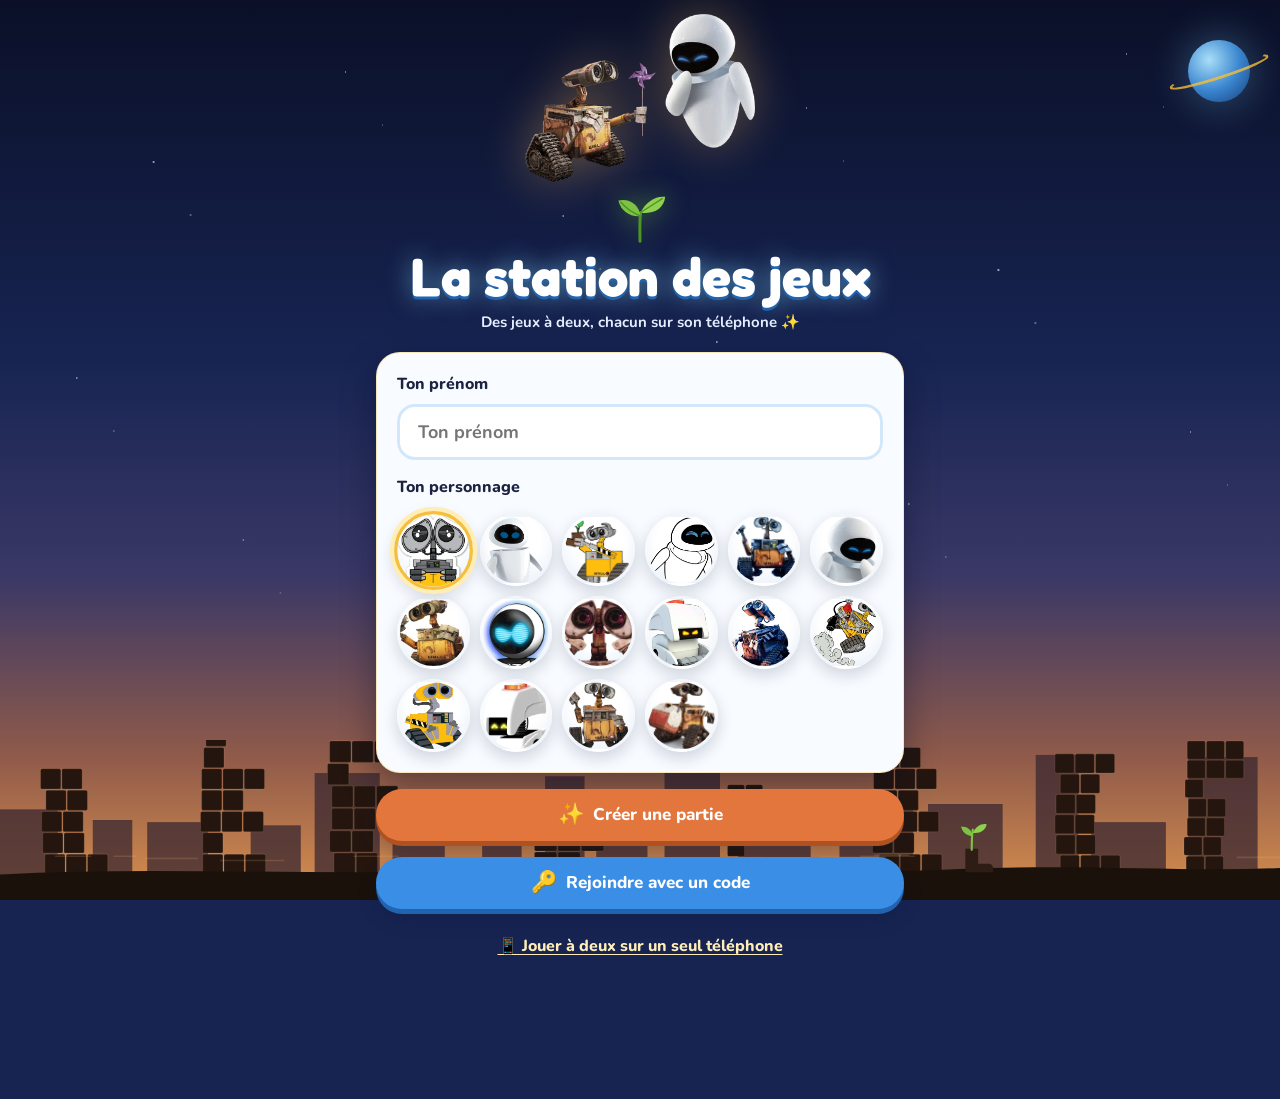
<file: jeux/index.html>
<!doctype html>
<html lang="fr">
<head>
  <meta charset="utf-8">
  <meta name="viewport" content="width=device-width, initial-scale=1, viewport-fit=cover">
  <title>La station des jeux</title>
  <meta name="description" content="Des jeux à deux dans l’univers de WALL-E : tu préfères, qui de nous deux, dessin, mot mystère, grand mélange… chacun sur son téléphone.">
  <meta name="theme-color" content="#172452">
  <meta name="robots" content="noindex">
  <meta property="og:title" content="La station des jeux 🚀">
  <meta property="og:description" content="24 jeux à deux avec WALL-E et EVE. Crée une partie, envoie le code, et c’est parti !">
  <meta property="og:image" content="https://ryfog.github.io/aloha-kim/jeux/img/apercu.jpg">
  <meta property="og:url" content="https://ryfog.github.io/aloha-kim/jeux/">
  <meta name="twitter:card" content="summary_large_image">
  <link rel="icon" href="img/icone.svg" type="image/svg+xml">
  <link rel="preconnect" href="https://fonts.googleapis.com">
  <link rel="preconnect" href="https://fonts.gstatic.com" crossorigin>
  <link href="https://fonts.googleapis.com/css2?family=Fredoka:wght@500;600;700&family=Nunito:wght@600;700;800&display=swap" rel="stylesheet">
  <link rel="stylesheet" href="style.css?v=3">
</head>
<body>
  <div class="decor" aria-hidden="true">
    <div class="etoiles"></div>
    <div class="planete"></div>
    <div class="poussieres"></div>
    <svg class="decharge" viewBox="0 0 1200 160" preserveAspectRatio="xMidYMax slice">
      <g fill="#3A2730" opacity=".75"><rect x="0" y="75" width="54" height="85"/><rect x="87" y="85" width="37" height="75"/><rect x="138" y="87" width="57" height="73"/><rect x="235" y="90" width="47" height="70"/><rect x="295" y="41" width="61" height="119"/><rect x="368" y="83" width="49" height="77"/><rect x="452" y="79" width="37" height="81"/><rect x="511" y="44" width="37" height="116"/><rect x="559" y="89" width="48" height="71"/><rect x="623" y="41" width="52" height="119"/><rect x="692" y="79" width="68" height="81"/><rect x="787" y="71" width="69" height="89"/><rect x="870" y="70" width="70" height="90"/><rect x="971" y="24" width="40" height="136"/><rect x="1023" y="87" width="70" height="73"/><rect x="1114" y="26" width="65" height="134"/></g>
      <g fill="#24160F" stroke="rgba(255, 190, 120, .12)" stroke-width="1"><rect x="42" y="117" width="19" height="19" rx="1.5"/><rect x="62" y="117" width="19" height="19" rx="1.5"/><rect x="82" y="117" width="19" height="19" rx="1.5"/><rect x="40" y="97" width="19" height="19" rx="1.5"/><rect x="60" y="97" width="19" height="19" rx="1.5"/><rect x="39" y="77" width="19" height="19" rx="1.5"/><rect x="59" y="77" width="19" height="19" rx="1.5"/><rect x="43" y="57" width="19" height="19" rx="1.5"/><rect x="63" y="57" width="19" height="19" rx="1.5"/><rect x="38" y="37" width="19" height="19" rx="1.5"/><rect x="58" y="37" width="19" height="19" rx="1.5"/><rect x="190" y="117" width="19" height="19" rx="1.5"/><rect x="210" y="117" width="19" height="19" rx="1.5"/><rect x="230" y="117" width="19" height="19" rx="1.5"/><rect x="190" y="97" width="19" height="19" rx="1.5"/><rect x="188" y="77" width="19" height="19" rx="1.5"/><rect x="208" y="77" width="19" height="19" rx="1.5"/><rect x="228" y="77" width="19" height="19" rx="1.5"/><rect x="189" y="57" width="19" height="19" rx="1.5"/><rect x="209" y="57" width="19" height="19" rx="1.5"/><rect x="189" y="37" width="19" height="19" rx="1.5"/><rect x="209" y="37" width="19" height="19" rx="1.5"/><rect x="229" y="37" width="19" height="19" rx="1.5"/><rect x="191" y="17" width="19" height="19" rx="1.5"/><rect x="193" y="-3" width="19" height="19" rx="1.5"/><rect x="313" y="116" width="20" height="20" rx="1.5"/><rect x="334" y="116" width="20" height="20" rx="1.5"/><rect x="309" y="95" width="20" height="20" rx="1.5"/><rect x="330" y="95" width="20" height="20" rx="1.5"/><rect x="311" y="74" width="20" height="20" rx="1.5"/><rect x="332" y="74" width="20" height="20" rx="1.5"/><rect x="353" y="74" width="20" height="20" rx="1.5"/><rect x="311" y="53" width="20" height="20" rx="1.5"/><rect x="332" y="53" width="20" height="20" rx="1.5"/><rect x="353" y="53" width="20" height="20" rx="1.5"/><rect x="307" y="32" width="20" height="20" rx="1.5"/><rect x="309" y="11" width="20" height="20" rx="1.5"/><rect x="330" y="11" width="20" height="20" rx="1.5"/><rect x="351" y="11" width="20" height="20" rx="1.5"/><rect x="312" y="-10" width="20" height="20" rx="1.5"/><rect x="501" y="115" width="21" height="21" rx="1.5"/><rect x="523" y="115" width="21" height="21" rx="1.5"/><rect x="501" y="93" width="21" height="21" rx="1.5"/><rect x="523" y="93" width="21" height="21" rx="1.5"/><rect x="545" y="93" width="21" height="21" rx="1.5"/><rect x="498" y="71" width="21" height="21" rx="1.5"/><rect x="520" y="71" width="21" height="21" rx="1.5"/><rect x="542" y="71" width="21" height="21" rx="1.5"/><rect x="684" y="120" width="16" height="16" rx="1.5"/><rect x="701" y="120" width="16" height="16" rx="1.5"/><rect x="682" y="103" width="16" height="16" rx="1.5"/><rect x="684" y="86" width="16" height="16" rx="1.5"/><rect x="682" y="69" width="16" height="16" rx="1.5"/><rect x="699" y="69" width="16" height="16" rx="1.5"/><rect x="682" y="52" width="16" height="16" rx="1.5"/><rect x="699" y="52" width="16" height="16" rx="1.5"/><rect x="824" y="117" width="19" height="19" rx="1.5"/><rect x="844" y="117" width="19" height="19" rx="1.5"/><rect x="864" y="117" width="19" height="19" rx="1.5"/><rect x="818" y="97" width="19" height="19" rx="1.5"/><rect x="838" y="97" width="19" height="19" rx="1.5"/><rect x="821" y="77" width="19" height="19" rx="1.5"/><rect x="841" y="77" width="19" height="19" rx="1.5"/><rect x="861" y="77" width="19" height="19" rx="1.5"/><rect x="822" y="57" width="19" height="19" rx="1.5"/><rect x="842" y="57" width="19" height="19" rx="1.5"/><rect x="819" y="37" width="19" height="19" rx="1.5"/><rect x="839" y="37" width="19" height="19" rx="1.5"/><rect x="859" y="37" width="19" height="19" rx="1.5"/><rect x="824" y="17" width="19" height="19" rx="1.5"/><rect x="844" y="17" width="19" height="19" rx="1.5"/><rect x="994" y="118" width="18" height="18" rx="1.5"/><rect x="1013" y="118" width="18" height="18" rx="1.5"/><rect x="1032" y="118" width="18" height="18" rx="1.5"/><rect x="990" y="99" width="18" height="18" rx="1.5"/><rect x="1009" y="99" width="18" height="18" rx="1.5"/><rect x="989" y="80" width="18" height="18" rx="1.5"/><rect x="1008" y="80" width="18" height="18" rx="1.5"/><rect x="990" y="61" width="18" height="18" rx="1.5"/><rect x="1009" y="61" width="18" height="18" rx="1.5"/><rect x="994" y="42" width="18" height="18" rx="1.5"/><rect x="1013" y="42" width="18" height="18" rx="1.5"/><rect x="989" y="23" width="18" height="18" rx="1.5"/><rect x="1008" y="23" width="18" height="18" rx="1.5"/><rect x="1027" y="23" width="18" height="18" rx="1.5"/><rect x="1112" y="119" width="17" height="17" rx="1.5"/><rect x="1130" y="119" width="17" height="17" rx="1.5"/><rect x="1110" y="101" width="17" height="17" rx="1.5"/><rect x="1128" y="101" width="17" height="17" rx="1.5"/><rect x="1113" y="83" width="17" height="17" rx="1.5"/><rect x="1131" y="83" width="17" height="17" rx="1.5"/><rect x="1114" y="65" width="17" height="17" rx="1.5"/><rect x="1132" y="65" width="17" height="17" rx="1.5"/><rect x="1111" y="47" width="17" height="17" rx="1.5"/><rect x="1113" y="29" width="17" height="17" rx="1.5"/><rect x="1131" y="29" width="17" height="17" rx="1.5"/><rect x="1149" y="29" width="17" height="17" rx="1.5"/><rect x="1113" y="11" width="17" height="17" rx="1.5"/><rect x="1131" y="11" width="17" height="17" rx="1.5"/><rect x="1149" y="11" width="17" height="17" rx="1.5"/></g>
      <path d="M0 136 C150 128 300 138 450 132 C600 126 750 138 900 131 C1020 126 1110 134 1200 130 V160 H0Z" fill="#1B110B"/>
      <g stroke="rgba(255, 190, 120, .16)" stroke-width="1.5" stroke-linecap="round"><path d="M807 119 h50"/><path d="M820 118 h32"/><path d="M137 121 h48"/><path d="M332 119 h41"/><path d="M107 119 h20"/><path d="M1160 120 h54"/><path d="M207 123 h59"/><path d="M52 119 h33"/><path d="M770 120 h60"/><path d="M516 123 h58"/></g>
      <g transform="translate(905 112)">
        <path d="M0 0 h12 v14 h10 a4 4 0 0 1 4 4 v4 h-26Z" fill="#2E1D14"/>
        <path d="M6 1 C6 -8 6 -12 7 -18" fill="none" stroke="#7CC243" stroke-width="2" stroke-linecap="round"/>
        <path d="M7 -12 C1 -12 -3 -16 -4 -21 C2 -21 6 -18 7 -12Z" fill="#7CC243"/>
        <path d="M7 -15 C10 -21 15 -24 20 -23 C19 -17 13 -14 7 -15Z" fill="#8FD14F"/>
      </g>
    </svg>
  </div>

  <header class="barre" id="barre" hidden></header>
  <main id="app" tabindex="-1">
    <noscript><p class="carte">Ce site a besoin de JavaScript pour jouer.</p></noscript>
  </main>
  <div id="annonce" class="lecteur-seul" aria-live="polite"></div>
  <div id="toasts" aria-live="polite"></div>

  <script src="contenu.js?v=3"></script>
  <script src="regles.js?v=3"></script>
  <script src="reseau.js?v=3"></script>
  <script src="app.js?v=3"></script>
</body>
</html>
</file>
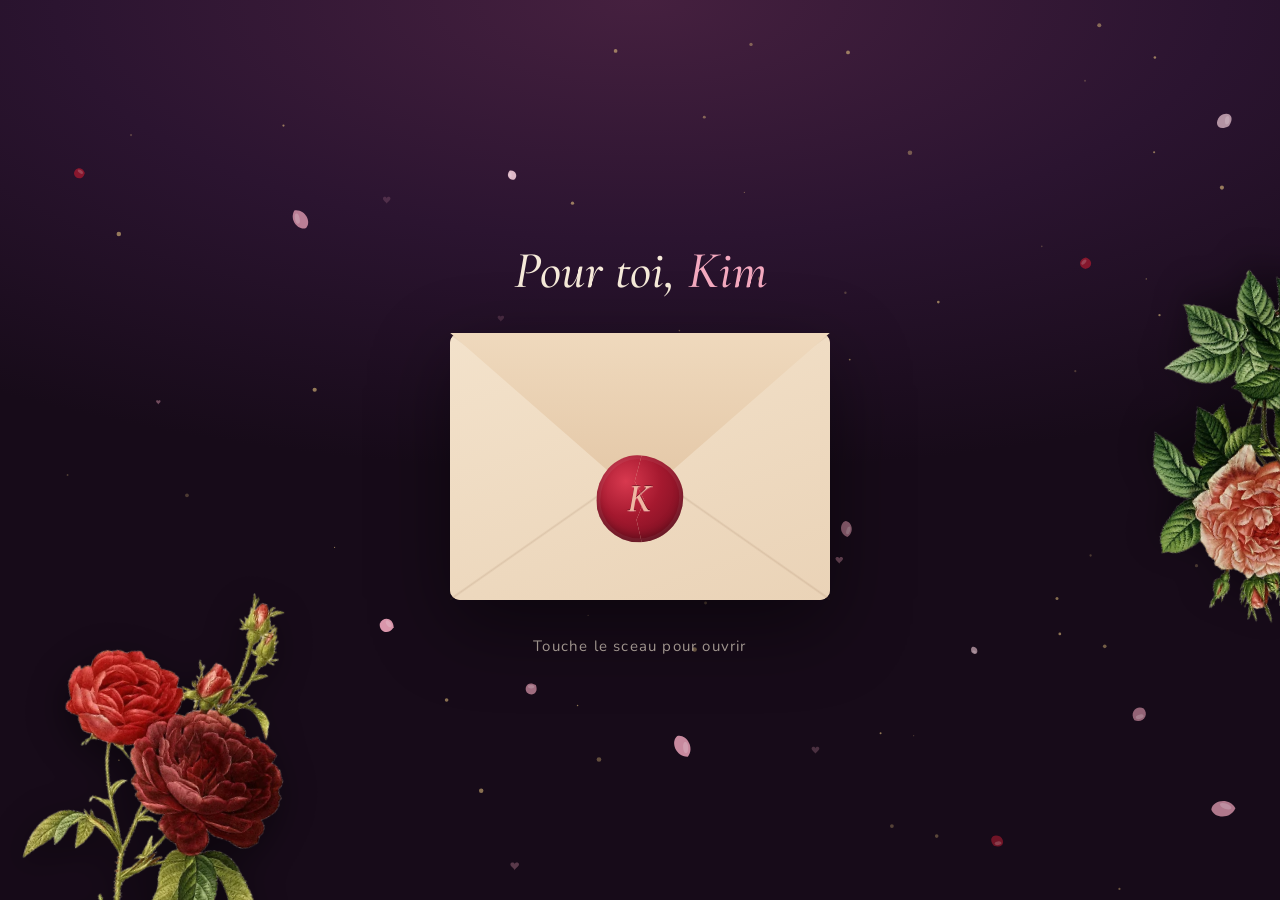
<file: lettre/index.html>
<!doctype html>
<html lang="fr">
<head>
  <meta charset="utf-8">
  <meta name="viewport" content="width=device-width, initial-scale=1, viewport-fit=cover">
  <title>Une lettre pour toi, Kim</title>
  <meta name="robots" content="noindex">
  <meta name="description" content="Une lettre à ouvrir quand tu es prête.">
  <meta property="og:title" content="Une lettre pour toi, Kim 💌">
  <meta property="og:description" content="Ouvre-la quand tu es prête.">
  <meta property="og:image" content="https://ryfog.github.io/aloha-kim/lettre/apercu.jpg">
  <meta property="og:type" content="website">
  <meta name="theme-color" content="#170b19">
  <link rel="preconnect" href="https://fonts.googleapis.com">
  <link rel="preconnect" href="https://fonts.gstatic.com" crossorigin>
  <link rel="stylesheet" href="https://fonts.googleapis.com/css2?family=Caveat:wght@400;500;600;700&family=Cormorant+Garamond:ital,wght@0,500;0,600;1,400;1,500;1,600&family=Nunito:wght@400;600;700;800&display=swap">
  <link rel="stylesheet" href="style.css?v=3">
</head>
<body class="ferme">

  <canvas id="ciel" aria-hidden="true"></canvas>
  <div class="lecteur" aria-hidden="true"><div id="yt"></div></div>
  <button id="son" class="son" type="button" aria-label="Couper la musique" hidden>
    <svg viewBox="0 0 24 24" width="20" height="20" aria-hidden="true"><path d="M9 18V5l11-2v13" fill="none" stroke="currentColor" stroke-width="1.8" stroke-linecap="round" stroke-linejoin="round"/><circle cx="6" cy="18" r="3" fill="none" stroke="currentColor" stroke-width="1.8"/><circle cx="17" cy="16" r="3" fill="none" stroke="currentColor" stroke-width="1.8"/></svg>
  </button>

  <!-- ==================== L'ENVELOPPE ==================== -->
  <section id="intro" class="intro">
    <img class="deco deco-intro-1" src="img/rose-rouge.webp" alt="" aria-hidden="true">
    <img class="deco deco-intro-2" src="img/rose-corail.webp" alt="" aria-hidden="true">
    <p class="intro-haut">Pour toi, <em>Kim</em></p>
    <div class="enveloppe" id="enveloppe">
      <div class="env-dos"></div>
      <div class="env-papier" id="mini-papier"><span>Kim,</span><i></i><i></i><i></i><i></i></div>
      <div class="env-devant"></div>
      <div class="env-rabat" id="rabat"></div>
      <button class="sceau" id="sceau" type="button" aria-label="Briser le sceau et ouvrir la lettre">
        <span class="moitie gauche"></span><span class="moitie droite"></span>
        <span class="sceau-k">K</span>
      </button>
    </div>
    <p class="intro-bas" id="indice">Touche le sceau pour ouvrir</p>
  </section>

  <main id="contenu" hidden>

    <!-- ==================== LA LETTRE ==================== -->
    <section class="bloc bloc-lettre">
      <article class="lettre" id="lettre">
        <img class="deco deco-lettre haut" src="img/rose-framboise.webp" alt="" aria-hidden="true">
        <img class="deco deco-lettre bas" src="img/rose-ancienne.webp" alt="" aria-hidden="true">
        <p class="lettre-date">Le 11 octobre 2026</p>
        <p class="ligne lettre-titre">Kim, mon amour ❤️</p>
        <p class="ligne">Ça fait seulement 15 jours qu’on se connaît, 15 jours qu’on est ensemble, et pourtant, je suis déjà complètement accro à toi et fou amoureux de toi. C’est fou comme, en si peu de temps, tu as réussi à prendre une place aussi importante dans mon cœur.</p>
        <p class="ligne">À chaque câlin qu’on se fait, j’ai l’impression que le temps s’arrête. Plus rien n’existe autour de nous, il n’y a que toi et moi. Dans ces moments-là, je me sens tellement bien que je n’ai plus envie de te lâcher. J’aimerais pouvoir rester des heures dans tes bras, à profiter de ta présence, de ton sourire et de tout ce qui fait que tu es toi.</p>
        <p class="ligne">Tu es une fille forte, courageuse, qui a sûrement dû affronter beaucoup de choses. Mais je veux que tu saches une chose : maintenant, tu n’es plus toute seule. Tu peux te reposer sur moi, me parler de tout, me confier tes peurs, tes doutes comme tes joies. Je serai toujours là pour t’écouter, te soutenir, te rassurer et t'accompagner, même dans les moments les plus difficiles. Je veux être cette personne auprès de qui tu peux être toi-même, sans avoir besoin de faire semblant d’aller bien.</p>
        <p class="ligne">J’ai tellement envie de vivre des choses de fou à tes côtés, de créer des souvenirs inoubliables, de partir à l’aventure, de rire jusqu’à en avoir mal au ventre, de faire plein de petites choses toutes simples qui deviendront extraordinaires juste parce que je les partagerai avec toi.</p>
        <p class="ligne">Je sais que ça ne fait que 15 jours, et qu’on a encore énormément de choses à découvrir l’un sur l’autre, mais une chose est sûre : je veux prendre le temps de construire quelque chose de beau et de sincère avec toi. Je ne sais pas exactement ce que l’avenir nous réserve, mais j’espère de tout mon cœur qu’il nous réserve une très longue histoire.</p>
        <p class="ligne">Je ne te promets pas que tout sera toujours parfait, mais je te promets de faire de mon mieux pour te rendre heureuse, te faire sourire et te montrer chaque jour à quel point tu comptes pour moi.</p>
        <p class="ligne">En seulement 15 jours, tu es devenue mon sourire préféré, mon câlin préféré et surtout la personne que je n’ai jamais envie de quitter.</p>
        <p class="ligne lettre-fin">Je t’aime, Kim, et j’espère que ces 15 premiers jours ne sont que le début d’une magnifique histoire à deux. ❤️</p>
        <p class="signature">Enzo
          <svg class="signature-coeur" viewBox="0 0 60 52" aria-hidden="true"><path d="M30 48C12 36 3 27 3 16 3 8 9 3 16 3c6 0 10 4 14 9 4-5 8-9 14-9 7 0 13 5 13 13 0 11-9 20-27 32z"/></svg>
        </p>
      </article>
      <p class="suite" id="suite">Continue, il y a d'autres choses pour toi<span aria-hidden="true">↓</span></p>
    </section>

    <!-- ==================== LE COMPTEUR ==================== -->
    <section class="bloc bloc-compteur apparait">
      <img class="deco deco-bord droite" src="img/rose-corail.webp" alt="" aria-hidden="true" loading="lazy">
      <p class="kicker">Ensemble depuis</p>
      <div class="compteur" aria-live="off">
        <div><b id="c-jours">0</b><small>jours</small></div>
        <div><b id="c-heures">0</b><small>heures</small></div>
        <div><b id="c-minutes">0</b><small>minutes</small></div>
        <div><b id="c-secondes">0</b><small>secondes</small></div>
      </div>
      <p class="sous-titre">depuis le samedi 26 septembre 2026, le jour de notre premier rendez-vous. Et ça ne fait que commencer.</p>
    </section>

    <!-- ==================== CE QUE J'AIME CHEZ TOI ==================== -->
    <section class="bloc bloc-raisons">
      <img class="deco deco-bord gauche" src="img/rose-rouge.webp" alt="" aria-hidden="true" loading="lazy">
      <p class="kicker apparait">Retourne les cartes</p>
      <h2 class="apparait">Ce que j'aime chez toi</h2>
      <div class="raisons" id="raisons">
        <button class="carte" type="button" aria-pressed="false"><span class="face avant"><i>01</i><b>Ton sourire</b></span><span class="face arriere">Il arrive avant même que tu dises un mot, et il me fait fondre à chaque fois.</span></button>
        <button class="carte" type="button" aria-pressed="false"><span class="face avant"><i>02</i><b>Tes câlins</b></span><span class="face arriere">Je pourrais y passer des heures. D'ailleurs, le 27 septembre, c'est un peu ce qu'on a fait.</span></button>
        <button class="carte" type="button" aria-pressed="false"><span class="face avant"><i>03</i><b>Ton rire</b></span><span class="face arriere">Mon son préféré. Et de loin.</span></button>
        <button class="carte" type="button" aria-pressed="false"><span class="face avant"><i>04</i><b>Ta douceur</b></span><span class="face arriere">Avec toi, même les journées compliquées deviennent légères.</span></button>
        <button class="carte" type="button" aria-pressed="false"><span class="face avant"><i>05</i><b>Ton petit Stitch</b></span><span class="face arriere">Ton amour pour ce petit monstre bleu. Il a beaucoup de chance. Moi aussi.</span></button>
        <button class="carte" type="button" aria-pressed="false"><span class="face avant"><i>06</i><b>Ta façon de me regarder</b></span><span class="face arriere">Je ne sais pas si tu t'en rends compte. Moi, je le vois. Et ça me fait quelque chose.</span></button>
        <button class="carte" type="button" aria-pressed="false"><span class="face avant"><i>07</i><b>Ton cœur</b></span><span class="face arriere">La façon dont tu prends soin des gens que tu aimes.</span></button>
        <button class="carte" type="button" aria-pressed="false"><span class="face avant"><i>08</i><b>Toi, tout simplement</b></span><span class="face arriere">Pas besoin de raison. C'est toi, et c'est tout.</span></button>
      </div>
      <p class="compte" id="compte-raisons">0 / 8 cartes retournées</p>
    </section>

    <!-- ==================== MES PROMESSES ==================== -->
    <section class="bloc bloc-promesses">
      <img class="deco deco-bord droite" src="img/rose-ancienne.webp" alt="" aria-hidden="true" loading="lazy">
      <p class="kicker apparait">Ce que je te promets</p>
      <h2 class="apparait">Mes promesses</h2>
      <ul class="promesses" id="promesses">
        <li>Te faire rire, même avec mes blagues nulles.</li>
        <li>T'écouter vraiment, même quand c'est dur à dire.</li>
        <li>Être là les jours gris, pas seulement les jours de soleil.</li>
        <li>Te respecter, toujours.</li>
        <li>Te dire les choses au lieu de les garder pour moi.</li>
        <li>Te prendre en photo bien plus que de raison.</li>
      </ul>
    </section>

    <!-- ==================== NOS ENVIES ==================== -->
    <section class="bloc bloc-envies">
      <img class="deco deco-bord gauche" src="img/rose-framboise.webp" alt="" aria-hidden="true" loading="lazy">
      <p class="kicker apparait">Choisis celles qui te font envie</p>
      <h2 class="apparait">Ce que j'ai envie de vivre avec toi</h2>
      <div class="envies" id="envies">
        <button class="envie" type="button" aria-pressed="false" data-id="plage">Un coucher de soleil sur la plage de Lacanau</button>
        <button class="envie" type="button" aria-pressed="false" data-id="photo">Une séance photo rien que pour toi</button>
        <button class="envie" type="button" aria-pressed="false" data-id="disney">Disneyland, pour dire bonjour à Stitch</button>
        <button class="envie" type="button" aria-pressed="false" data-id="film">Une soirée film sous un plaid</button>
        <button class="envie" type="button" aria-pressed="false" data-id="gateau">Cuisiner ensemble (et rater le gâteau)</button>
        <button class="envie" type="button" aria-pressed="false" data-id="lac">Un pique-nique au bord du lac</button>
        <button class="envie" type="button" aria-pressed="false" data-id="voyage">Un petit voyage, rien que nous deux</button>
      </div>
      <button class="bouton" type="button" id="tirer">Tirer notre prochain rendez-vous</button>
      <div class="resultat" id="resultat" hidden>
        <small>Notre prochain rendez-vous</small>
        <p id="resultat-texte"></p>
        <span>Fais une capture d'écran et envoie-la-moi 😉</span>
      </div>
    </section>

    <!-- ==================== OUVRE QUAND ==================== -->
    <section class="bloc bloc-quand">
      <img class="deco deco-bord droite" src="img/rose-corail.webp" alt="" aria-hidden="true" loading="lazy">
      <p class="kicker apparait">À garder pour plus tard</p>
      <h2 class="apparait">Ouvre quand…</h2>
      <div class="quand" id="quand">
        <button class="mini-env" type="button" data-titre="tu doutes de toi" data-texte="Relis ma lettre. Tout ce que j'y ai écrit est vrai. Dans ces moments-là, tu vaux tellement plus que ce que tu penses. Moi, je le vois, même quand toi tu ne le vois plus."><span>…tu doutes de toi</span></button>
        <button class="mini-env" type="button" data-titre="je te manque" data-texte="Tu me manques aussi, c'est sûr. Ferme les yeux, repense à notre dimanche 27 et à tous ces câlins. Et appelle-moi, même pour rien."><span>…je te manque</span></button>
        <button class="mini-env" type="button" data-titre="tu n'arrives pas à dormir" data-texte="Serre Billy très fort : c'est un câlin de ma part. Et pense à notre prochain rendez-vous. Je suis sûrement en train de penser à toi aussi."><span>…tu n'arrives pas à dormir</span></button>
        <button class="mini-env" type="button" data-titre="tu as besoin de sourire" data-texte="Imagine-moi en train d'essayer de danser le hula. Avec les mouvements de hanches. Voilà. Tu souris."><span>…tu as besoin de sourire</span></button>
      </div>
    </section>

    <!-- ==================== LE CIEL ==================== -->
    <section class="bloc bloc-final" id="final">
      <svg class="grand-coeur" id="grand-coeur" viewBox="0 0 120 104" aria-hidden="true"><path d="M60 98C24 74 6 56 6 33 6 17 18 6 32 6c12 0 20 8 28 18 8-10 16-18 28-18 14 0 26 11 26 27 0 23-18 41-54 65z"/></svg>
      <p class="final-haut apparait">Kim,</p>
      <p class="final-texte apparait">merci d'être entrée dans ma vie.</p>
      <div class="final-scene">
        <img class="deco deco-final gauche" src="img/rose-rouge.webp" alt="" aria-hidden="true" loading="lazy">
        <img class="deco deco-final droite" src="img/rose-framboise.webp" alt="" aria-hidden="true" loading="lazy">
      <img class="stitch apparait" src="../img/calin.webp" alt="Stitch et Angel qui se font un câlin" width="260" height="260" loading="lazy">
      </div>
      <p class="jtm" id="jtm">Je t'aime</p>
      <p class="final-signature apparait">— Enzo</p>
      <button class="bouton bouton-clair" type="button" id="relire">Relire la lettre</button>
    </section>
  </main>

  <dialog class="note" id="note">
    <form method="dialog">
      <p class="note-titre" id="note-titre"></p>
      <p class="note-texte" id="note-texte"></p>
      <button class="bouton" value="fermer">Refermer</button>
    </form>
  </dialog>

  <script src="vendor/gsap.min.js"></script>
  <script src="vendor/ScrollTrigger.min.js"></script>
  <script src="vendor/SplitText.min.js"></script>
  <script src="script.js?v=3"></script>
</body>
</html>
</file>
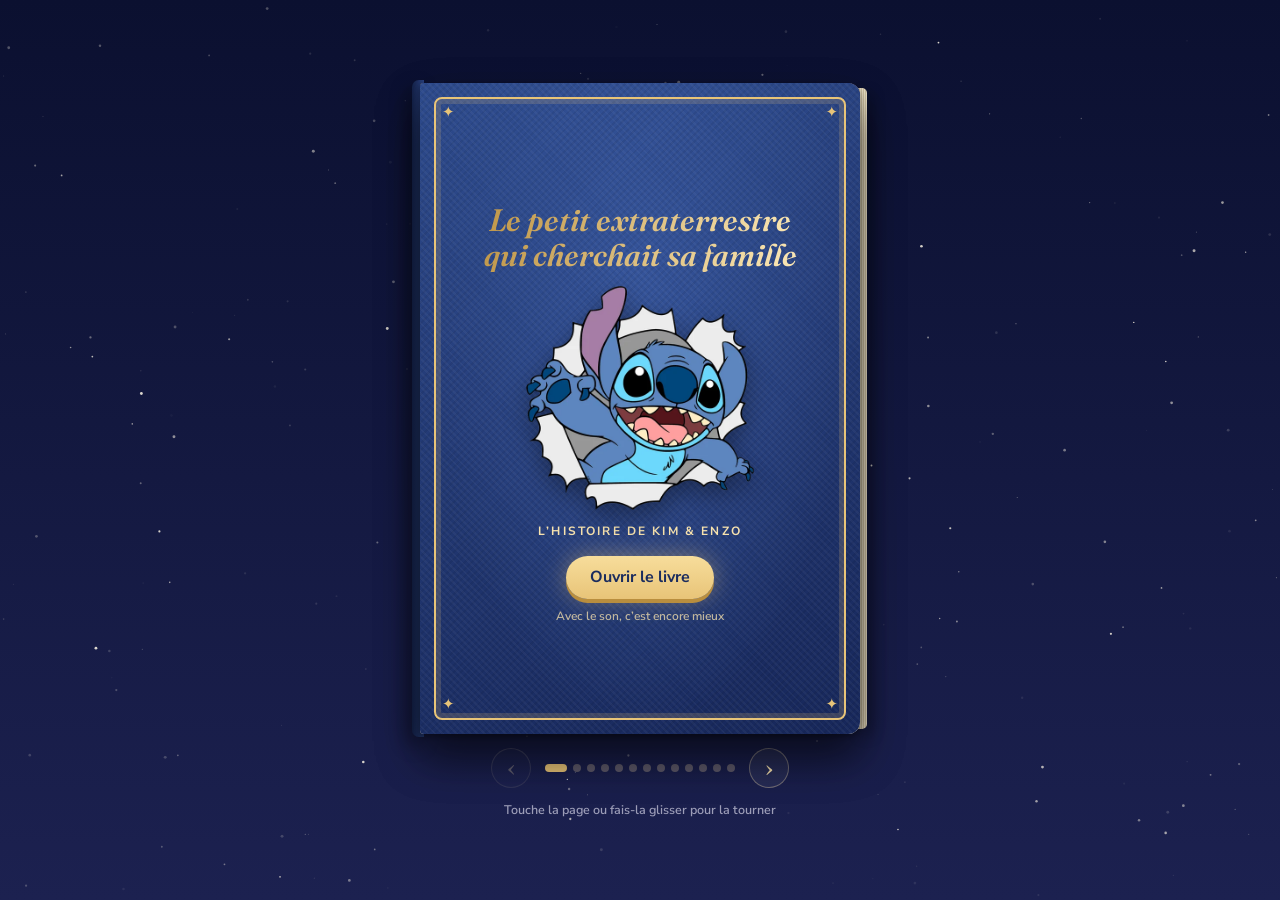
<file: livre/index.html>
<!doctype html>
<html lang="fr">
<head>
<meta charset="utf-8">
<meta name="viewport" content="width=device-width, initial-scale=1, viewport-fit=cover">
<title>Un livre pour Kim</title>
<meta name="robots" content="noindex, nofollow">
<meta name="description" content="Le petit extraterrestre qui cherchait sa famille, une histoire racontée pour Kim.">
<meta name="theme-color" content="#0B1030">
<meta property="og:type" content="website">
<meta property="og:title" content="Un livre pour toi, Kim 📖">
<meta property="og:description" content="Notre histoire, racontée par Stitch.">
<meta property="og:url" content="https://ryfog.github.io/aloha-kim/livre/">
<meta property="og:image" content="https://ryfog.github.io/aloha-kim/livre/img/apercu.jpg">
<meta property="og:image:width" content="1200">
<meta property="og:image:height" content="630">
<meta name="twitter:card" content="summary_large_image">
<link rel="icon" href="data:image/svg+xml,%3Csvg xmlns='http://www.w3.org/2000/svg' viewBox='0 0 32 32'%3E%3Crect x='4' y='3' width='24' height='26' rx='4' fill='%231B2C5E'/%3E%3Crect x='7' y='6' width='18' height='20' rx='2' fill='none' stroke='%23E8C478' stroke-width='1.5'/%3E%3Cpath fill='%23E8C478' d='M16 21c-3-2.3-4.8-3.9-4.8-5.9 0-1.4 1.1-2.5 2.5-2.5.9 0 1.7.5 2.3 1.2.6-.7 1.4-1.2 2.3-1.2 1.4 0 2.5 1.1 2.5 2.5 0 2-1.8 3.6-4.8 5.9z'/%3E%3C/svg%3E">
<link rel="preconnect" href="https://fonts.googleapis.com">
<link rel="preconnect" href="https://fonts.gstatic.com" crossorigin>
<link rel="stylesheet" href="https://fonts.googleapis.com/css2?family=Fraunces:ital,opsz,wght@0,9..144,300..700;1,9..144,300..700&family=Kalam:wght@400;700&family=Nunito+Sans:wght@600;700&display=swap">
<link rel="stylesheet" href="style.css?v=1">
</head>
<body data-ambiance="nuit">

<svg class="defs" width="0" height="0" aria-hidden="true" focusable="false">
  <defs>
    <symbol id="coeur" viewBox="0 0 32 29">
      <path d="M16 29C6 21 0 15.5 0 8.8 0 3.9 3.9 0 8.8 0c3 0 5.7 1.5 7.2 3.8C17.5 1.5 20.2 0 23.2 0 28.1 0 32 3.9 32 8.8 32 15.5 26 21 16 29z"/>
    </symbol>
    <symbol id="hibiscus" viewBox="-50 -50 100 100">
      <g fill="currentColor">
        <path id="petale" d="M0 -5C-17 -17 -21 -45 0 -47 21 -45 17 -17 0 -5z"/>
        <use href="#petale" transform="rotate(72)"/>
        <use href="#petale" transform="rotate(144)"/>
        <use href="#petale" transform="rotate(216)"/>
        <use href="#petale" transform="rotate(288)"/>
      </g>
      <circle r="9" fill="#C2185B" opacity=".45"/>
      <path d="M0 0 21 -29" stroke="#FFD166" stroke-width="3.5" stroke-linecap="round"/>
      <circle cx="21" cy="-29" r="4.5" fill="#FFD166"/>
    </symbol>
  </defs>
</svg>

<canvas class="ciel-fond" id="ciel-fond" aria-hidden="true"></canvas>

<button type="button" class="son" id="son" aria-pressed="true" aria-label="Couper la musique" hidden>
  <svg viewBox="0 0 24 24" aria-hidden="true"><path class="note" d="M9 18.5a3 3 0 1 1-2-2.83V5l11-2v11.5a3 3 0 1 1-2-2.83V6.3L9 7.6z"/><path class="barre" d="M3 3l18 18" stroke-width="2.4" stroke-linecap="round"/></svg>
</button>

<main class="table">
  <div class="livre" id="livre" role="region" aria-label="Le livre de Stitch"></div>

  <nav class="nav" aria-label="Pages">
    <button type="button" class="fleche" id="prec" aria-label="Page précédente" disabled>‹</button>
    <div class="points" id="points"></div>
    <button type="button" class="fleche" id="suiv" aria-label="Page suivante">›</button>
  </nav>
  <p class="aide" id="aide">Touche la page ou fais-la glisser pour la tourner</p>
</main>

<!-- ========== Les décors des pages ========== -->
<template id="s-espace">
  <div class="decor decor-espace">
    <div class="etoiles-a"></div><div class="etoiles-b"></div>
    <div class="nebuleuse"></div>
    <div class="planete"></div>
  </div>
</template>

<template id="s-chute">
  <div class="decor decor-chute">
    <div class="etoiles-a"></div><div class="etoiles-b"></div>
    <div class="trainee"></div>
    <div class="ocean"></div>
    <svg class="ile" viewBox="0 0 200 80" aria-hidden="true">
      <path d="M8 74C40 52 150 46 196 74z" fill="#10213F"/>
      <path d="M112 60C108 44 104 30 116 16" fill="none" stroke="#10213F" stroke-width="5" stroke-linecap="round"/>
      <g fill="#10213F">
        <path d="M116 16C126 8 142 8 152 18 140 14 128 15 116 16z"/>
        <path d="M116 16C108 6 92 4 82 12 94 10 106 12 116 16z"/>
        <path d="M116 16C124 18 134 26 136 38 128 28 122 22 116 16z"/>
        <path d="M116 16C108 20 100 28 98 38 104 28 110 22 116 16z"/>
      </g>
    </svg>
    <div class="eclabousse"></div>
  </div>
</template>

<template id="s-pluie">
  <div class="decor decor-pluie">
    <div class="nuages-pluie"></div>
    <div class="pluie"></div>
    <div class="flaque"><i></i><i></i><i></i></div>
  </div>
</template>

<template id="s-aube">
  <div class="decor decor-aube">
    <div class="rayons"></div>
    <div class="soleil-aube"></div>
    <div class="lucioles"></div>
  </div>
</template>

<template id="s-ohana">
  <div class="decor decor-ohana">
    <div class="nuage-o o1"></div><div class="nuage-o o2"></div>
    <div class="petales"></div>
  </div>
</template>

<template id="s-happn">
  <div class="decor decor-happn">
    <div class="plan"></div>
    <svg class="chemins" viewBox="0 0 100 80" preserveAspectRatio="xMidYMid slice" aria-hidden="true">
      <path class="chemin-lui" pathLength="1" d="M-5 70C15 78 30 30 50 40"/>
      <path class="chemin-elle" pathLength="1" d="M105 64C85 74 68 30 50 40"/>
      <path class="chemin-nous" pathLength="1" d="M50 40C58 44 70 14 105 12"/>
    </svg>
    <svg class="coeur-croise" viewBox="0 0 32 29" aria-hidden="true"><use href="#coeur"/></svg>
    <div class="telephone">
      <div class="ecran">
        <p>Vous vous êtes croisés</p>
        <div class="avatars"><span>E</span><svg viewBox="0 0 32 29" aria-hidden="true"><use href="#coeur"/></svg><span>K</span></div>
      </div>
    </div>
  </div>
</template>

<template id="s-date">
  <div class="decor decor-date">
    <div class="etoiles-a"></div>
    <p class="grande-date"><span class="jour">26</span><span class="mois">septembre</span></p>
    <div class="etincelles"><i></i><i></i><i></i><i></i><i></i><i></i></div>
    <div class="coeurs-pop"></div>
  </div>
</template>

<template id="s-soiree">
  <div class="decor decor-soiree">
    <div class="fenetre"><div class="lune-f"></div></div>
    <div class="lampe"></div>
    <svg class="guirlande" viewBox="0 0 100 20" preserveAspectRatio="none" aria-hidden="true">
      <path d="M-2 4Q50 22 102 4" fill="none" stroke="#6A4050" stroke-width=".7"/>
    </svg>
    <div class="ampoules"></div>
    <div class="canape"></div>
  </div>
</template>

<template id="s-magasins">
  <div class="decor decor-magasins">
    <div class="boutique"><div class="store"></div><div class="vitrine"></div></div>
    <div class="etincelles"><i></i><i></i><i></i><i></i><i></i><i></i></div>
    <div class="sac s1"></div>
    <div class="sac s2"></div>
    <div class="sac s3"></div>
  </div>
</template>

<template id="s-futur">
  <div class="decor decor-futur">
    <div class="soleil-futur"></div>
    <div class="route"><i></i></div>
    <div class="coeurs-montants"></div>
  </div>
</template>

<script src="script.js?v=1"></script>
</body>
</html>
</file>
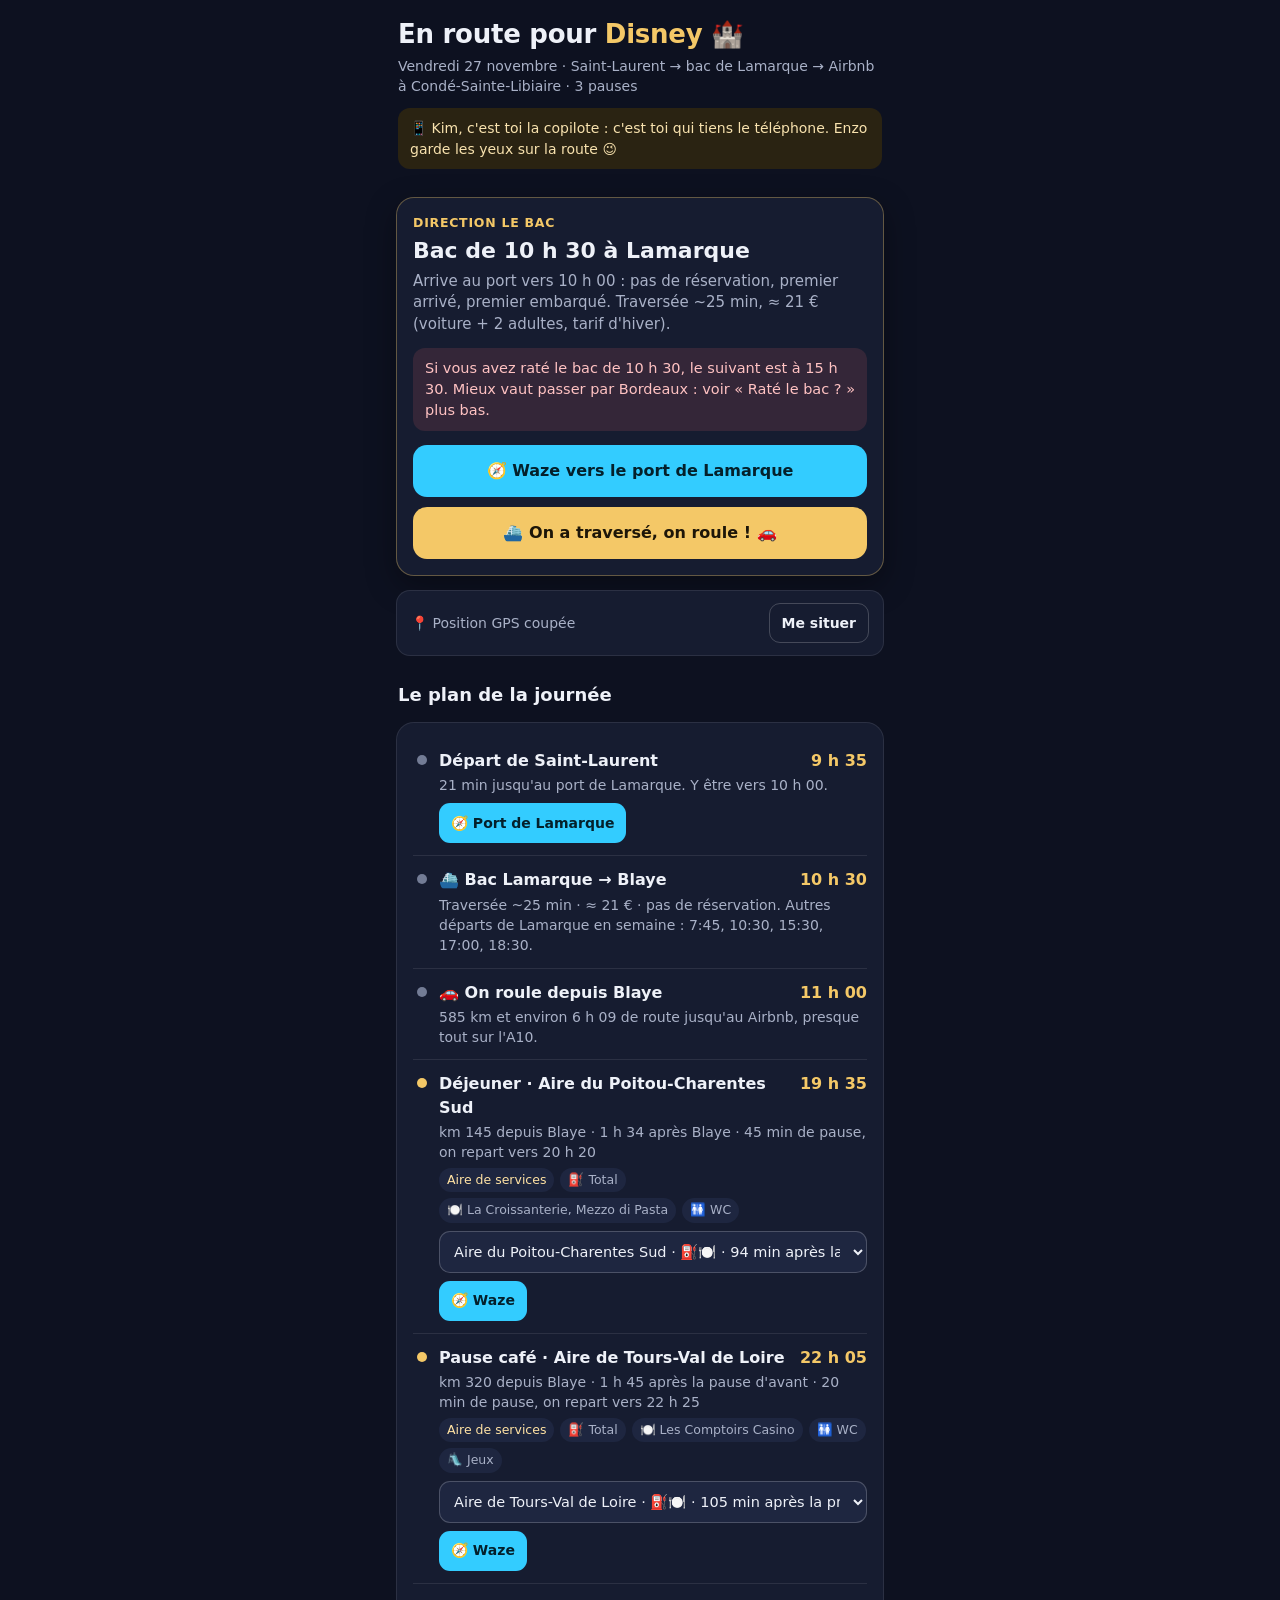
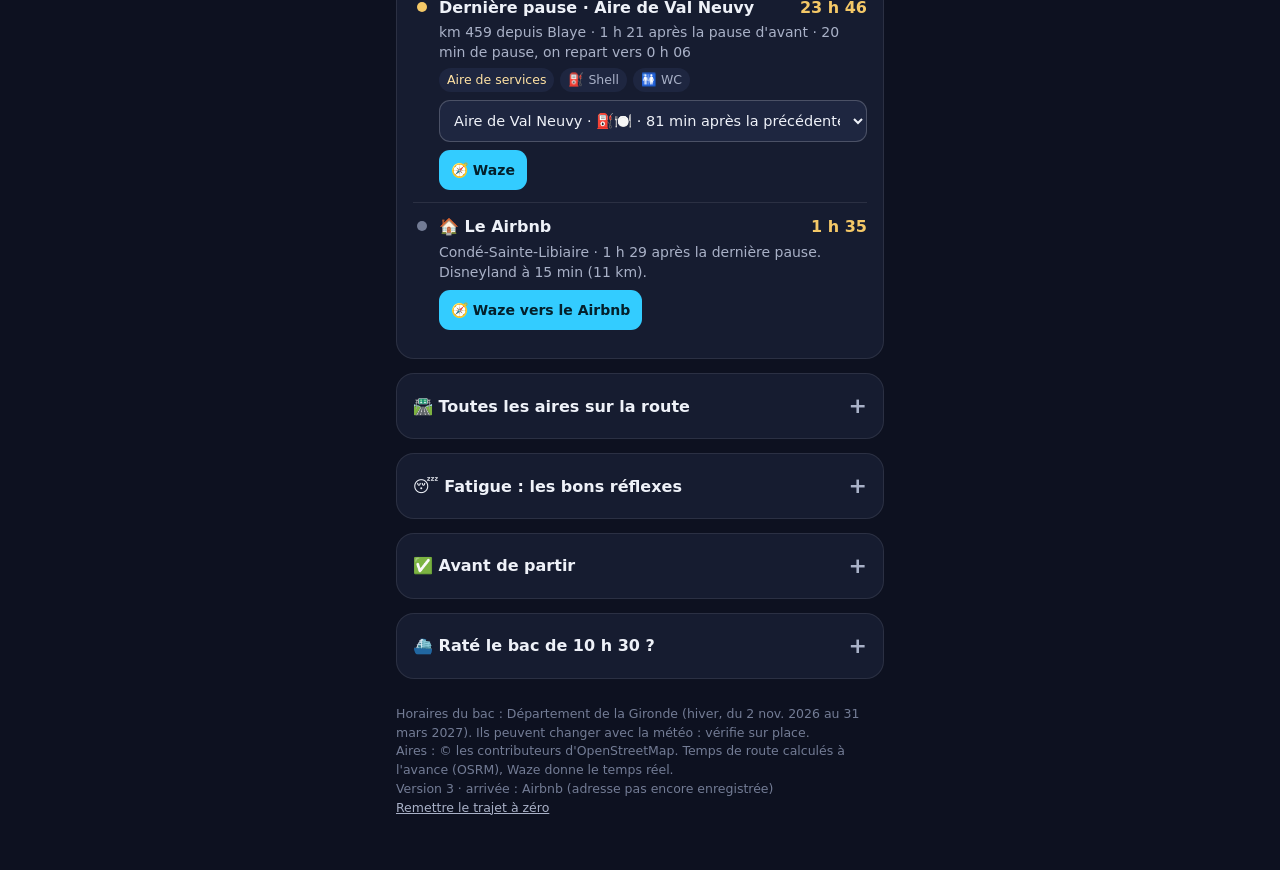
<file: route/index.html>
<!doctype html>
<html lang="fr">
<head>
<meta charset="utf-8">
<meta name="viewport" content="width=device-width, initial-scale=1, viewport-fit=cover">
<meta name="robots" content="noindex, nofollow">
<meta name="theme-color" content="#0d1120">
<title>Route Disney</title>
<style>
:root {
  --fond: #0d1120; --carte: #161c30; --carte-2: #1e2640; --trait: rgba(255,255,255,.09);
  --texte: #eef1f8; --doux: #a9b1c7; --pale: #737c95;
  --or: #f4c867; --or-fonce: #2a2312; --waze: #33ccff; --vert: #5fd38a; --rouge: #ff6b6b;
}
* { box-sizing: border-box; }
html { -webkit-text-size-adjust: 100%; }
body { margin: 0; background: var(--fond); color: var(--texte); font: 16px/1.45 system-ui, -apple-system, "Segoe UI", Roboto, sans-serif; -webkit-font-smoothing: antialiased; }
a { color: inherit; }
button { font: inherit; color: inherit; }
.page { max-width: 520px; margin: 0 auto; padding: calc(14px + env(safe-area-inset-top)) 16px calc(40px + env(safe-area-inset-bottom)); }

header { padding: 6px 2px 14px; }
h1 { margin: 0; font-size: 26px; line-height: 1.15; letter-spacing: -.01em; }
h1 span { color: var(--or); }
.sous { margin: 6px 0 0; color: var(--doux); font-size: 14px; }
.copilote { margin: 12px 0 0; padding: 10px 12px; border-radius: 12px; background: var(--or-fonce); color: #f8e2ae; font-size: 14px; }

.carte { background: var(--carte); border: 1px solid var(--trait); border-radius: 18px; padding: 16px; margin-top: 14px; }
.maintenant { border-color: rgba(244,200,103,.35); box-shadow: 0 10px 30px rgba(0,0,0,.35); }
.etiquette { margin: 0 0 6px; font-size: 12.5px; font-weight: 700; letter-spacing: .06em; text-transform: uppercase; color: var(--or); }
.gros { margin: 0; font-size: 22px; font-weight: 750; line-height: 1.2; }
.info { margin: 6px 0 0; color: var(--doux); font-size: 15px; }
.chiffres { display: flex; gap: 10px; margin-top: 12px; }
.chiffre { flex: 1; background: var(--carte-2); border-radius: 12px; padding: 10px 12px; }
.chiffre b { display: block; font-size: 20px; font-variant-numeric: tabular-nums; }
.chiffre span { font-size: 12.5px; color: var(--doux); }
.alerte { margin-top: 12px; padding: 10px 12px; border-radius: 12px; background: rgba(255,107,107,.13); color: #ffc2c2; font-size: 14.5px; }
.bon { margin-top: 12px; padding: 10px 12px; border-radius: 12px; background: rgba(95,211,138,.12); color: #bff0d0; font-size: 14.5px; }

.boutons { display: grid; gap: 10px; margin-top: 14px; }
.btn { display: flex; align-items: center; justify-content: center; gap: 8px; min-height: 52px; padding: 0 16px; border-radius: 14px; border: 0; cursor: pointer; text-decoration: none; font-weight: 700; font-size: 16px; }
.btn-or { background: var(--or); color: #1d1608; }
.btn-waze { background: var(--waze); color: #04202b; }
.btn-ligne { background: transparent; border: 1px solid rgba(255,255,255,.2); color: var(--texte); }
.btn:active { transform: scale(.985); }
.petit { min-height: 40px; font-size: 14px; padding: 0 12px; border-radius: 11px; }

h2 { margin: 26px 2px 4px; font-size: 18px; }
.etapes { list-style: none; margin: 10px 0 0; padding: 0; }
.etape { position: relative; padding: 12px 0 12px 26px; border-bottom: 1px solid var(--trait); }
.etape:last-child { border-bottom: 0; }
.etape::before { content: ""; position: absolute; left: 4px; top: 18px; width: 10px; height: 10px; border-radius: 50%; background: var(--pale); }
.etape.pause::before { background: var(--or); }
.etape.fini { opacity: .5; }
.etape.fini::before { background: var(--vert); }
.etape.actuelle::before { background: var(--waze); box-shadow: 0 0 0 4px rgba(51,204,255,.2); }
.ligne1 { display: flex; justify-content: space-between; gap: 10px; align-items: baseline; }
.ligne1 b { font-size: 16px; }
.heure { font-variant-numeric: tabular-nums; font-weight: 750; color: var(--or); white-space: nowrap; }
.detail { margin: 3px 0 0; font-size: 14px; color: var(--doux); }
.actions { display: flex; flex-wrap: wrap; gap: 8px; margin-top: 8px; }
select { width: 100%; margin-top: 8px; min-height: 42px; padding: 0 10px; border-radius: 11px; border: 1px solid rgba(255,255,255,.2); background: var(--carte-2); color: var(--texte); font: inherit; font-size: 14.5px; }

.puces { display: flex; flex-wrap: wrap; gap: 6px; margin-top: 6px; }
.puce { font-size: 12.5px; padding: 3px 8px; border-radius: 99px; background: var(--carte-2); color: var(--doux); }
.puce.s { color: #ffe2a3; }

details { margin-top: 14px; background: var(--carte); border: 1px solid var(--trait); border-radius: 18px; }
summary { cursor: pointer; list-style: none; padding: 16px; font-weight: 750; display: flex; justify-content: space-between; align-items: center; }
summary::-webkit-details-marker { display: none; }
summary::after { content: "+"; font-size: 22px; color: var(--doux); }
details[open] summary::after { content: "−"; }
.dedans { padding: 0 16px 14px; }
.aire { padding: 12px 0; border-top: 1px solid var(--trait); }
.conseils { margin: 0; padding-left: 18px; color: var(--doux); font-size: 15px; }
.conseils li { margin: 6px 0; }
.conseils b { color: var(--texte); }
.liste-coche label { display: flex; gap: 10px; align-items: center; padding: 8px 0; font-size: 15px; }
.liste-coche input { width: 22px; height: 22px; accent-color: var(--or); }
.gps { display: flex; align-items: center; justify-content: space-between; gap: 10px; margin-top: 14px; padding: 12px 14px; border-radius: 14px; background: var(--carte); border: 1px solid var(--trait); font-size: 14px; color: var(--doux); }
.pied { margin-top: 26px; color: var(--pale); font-size: 12.5px; line-height: 1.5; }
.pied button { background: none; border: 0; color: var(--doux); text-decoration: underline; padding: 0; cursor: pointer; font-size: 12.5px; }
</style>
</head>
<body>
<main class="page">
  <header>
    <h1>En route pour <span>Disney</span> 🏰</h1>
    <p class="sous" id="sous"></p>
    <p class="copilote">📱 Kim, c'est toi la copilote : c'est toi qui tiens le téléphone. Enzo garde les yeux sur la route 😉</p>
  </header>

  <section class="carte maintenant" id="maintenant" aria-live="polite"></section>

  <div class="gps">
    <span id="gpsTxt">📍 Position GPS coupée</span>
    <button class="btn btn-ligne petit" id="gpsBtn" type="button">Me situer</button>
  </div>

  <h2>Le plan de la journée</h2>
  <section class="carte" style="padding-top:4px"><ol class="etapes" id="etapes"></ol></section>

  <details id="toutes">
    <summary><span>🛣️ Toutes les aires sur la route</span></summary>
    <div class="dedans" id="listeAires"></div>
  </details>

  <details>
    <summary><span>😴 Fatigue : les bons réflexes</span></summary>
    <div class="dedans">
      <ul class="conseils">
        <li><b>Une pause toutes les 2 h</b>, au moins 15 à 20 min, même si tu te sens bien.</li>
        <li><b>Signes qui doivent t'arrêter :</b> bâillements, yeux qui piquent ou lourds, nuque raide, envie de bouger sur le siège, tu ne te souviens plus des derniers kilomètres, la voiture mord la ligne.</li>
        <li><b>Le meilleur remède :</b> une sieste de 15-20 min sur une aire (avec un café juste avant, il agit au réveil).</li>
        <li><b>À midi :</b> un repas léger. Un gros plat donne le coup de barre de 14 h.</li>
        <li>Bois de l'eau, aère la voiture, pas trop de chauffage.</li>
        <li>La nuit tombe vers <b>17 h</b> : la dernière partie se fera de nuit, vers Paris.</li>
        <li>Vendredi soir, <b>ça bouchonne autour de Paris</b> (A86 / A4) : Waze t'indiquera le vrai temps.</li>
      </ul>
    </div>
  </details>

  <details>
    <summary><span>✅ Avant de partir</span></summary>
    <div class="dedans liste-coche" id="checklist"></div>
  </details>

  <details>
    <summary><span>⛴️ Raté le bac de 10 h 30 ?</span></summary>
    <div class="dedans">
      <p class="info" style="margin-top:0" id="planB"></p>
      <div class="boutons"><a class="btn btn-waze" id="planBWaze">🧭 Waze vers le Airbnb (par Bordeaux)</a></div>
    </div>
  </details>

  <p class="pied">
    Horaires du bac : Département de la Gironde (hiver, du 2 nov. 2026 au 31 mars 2027). Ils peuvent changer avec la météo : vérifie sur place.<br>
    Aires : © les contributeurs d'OpenStreetMap. Temps de route calculés à l'avance (OSRM), Waze donne le temps réel.<br>
    <span id="version"></span><br>
    <button type="button" id="raz">Remettre le trajet à zéro</button>
  </p>
</main>

<script>
(() => {
  'use strict';
  const D = {"date":"2026-11-27","departHeure":"09:35","depart":{"nom":"Saint-Laurent-Médoc","lat":45.15156,"lon":-0.82166},"port":{"nom":"Port de Lamarque (bac)","lat":45.09909,"lon":-0.69356,"trajet":21},"bac":{"heure":"10:30","traversee":25,"horaires":["7:45","10:30","15:30","17:00","18:30"],"prix":"≈ 21 €"},"routeHeure":"11:00","arrivee":{"nom":"Condé-Sainte-Libiaire","lat":48.89723,"lon":2.83042},"disney":{"lat":48.87571,"lon":2.78883,"km":10.6,"min":15},"totalMin":369,"totalKm":585,"planB":{"km":669,"min":436},"aires":[{"nom":"Aire de Boisredon","type":"repos","km":25.2,"min":25,"lat":45.313615,"lon":-0.557744,"carb":[],"manger":[],"wc":true,"jeux":false},{"nom":"Aire de Saint Ciers Est","type":"repos","km":40.4,"min":34,"lat":45.442383,"lon":-0.607329,"carb":[],"manger":[],"wc":true,"jeux":false},{"nom":"Aire de Saint-Palais","type":"repos","km":48.6,"min":39,"lat":45.51322,"lon":-0.611282,"carb":[],"manger":[],"wc":true,"jeux":false},{"nom":"Aire de Saint-Léger Est","type":"services","km":60.0,"min":45,"lat":45.611703,"lon":-0.600212,"carb":["Esso"],"manger":["Pomme de Pain"],"wc":true,"jeux":false},{"nom":"Aire de Chermignac Est","type":"repos","km":71.1,"min":52,"lat":45.704002,"lon":-0.651127,"carb":[],"manger":[],"wc":false,"jeux":false},{"nom":"Aire de Port d'Envaux","type":"repos","km":82.3,"min":58,"lat":45.799374,"lon":-0.656163,"carb":[],"manger":[],"wc":true,"jeux":true},{"nom":"Aire de Fenioux","type":"services","km":94.2,"min":65,"lat":45.893178,"lon":-0.603132,"carb":["Shell","carburant"],"manger":["Leo Resto"],"wc":true,"jeux":true},{"nom":"Aire de La Benâte","type":"repos","km":108.7,"min":73,"lat":46.012068,"lon":-0.540105,"carb":[],"manger":[],"wc":true,"jeux":true},{"nom":"Aire de Dœuil-sur-le-Mignon Est","type":"repos","km":120.1,"min":80,"lat":46.113488,"lon":-0.532904,"carb":[],"manger":[],"wc":true,"jeux":false},{"nom":"Aire de Gript-Sud","type":"repos","km":134.1,"min":88,"lat":46.221417,"lon":-0.448762,"carb":[],"manger":[],"wc":true,"jeux":false},{"nom":"Aire du Poitou-Charentes Sud","type":"services","km":144.7,"min":94,"lat":46.297701,"lon":-0.371025,"carb":["Total"],"manger":["La Croissanterie","Mezzo di Pasta"],"wc":true,"jeux":false},{"nom":"Aire de Sainte-Néomaye Sud","type":"repos","km":155.4,"min":100,"lat":46.359422,"lon":-0.268012,"carb":[],"manger":[],"wc":true,"jeux":false},{"nom":"Aire de Sainte-Eanne Sud","type":"repos","km":168.8,"min":108,"lat":46.414056,"lon":-0.120848,"carb":[],"manger":[],"wc":true,"jeux":false},{"nom":"Aire de Rouillé - Pamproux Sud","type":"services","km":177.9,"min":113,"lat":46.452126,"lon":-0.016362,"carb":["Dyneff"],"manger":[],"wc":true,"jeux":true},{"nom":"Aire de Coulombiers-Sud","type":"repos","km":192.4,"min":122,"lat":46.510385,"lon":0.147354,"carb":[],"manger":[],"wc":true,"jeux":true},{"nom":"Aire des Quatre Vents","type":"repos","km":206.5,"min":130,"lat":46.565848,"lon":0.288278,"carb":[],"manger":[],"wc":true,"jeux":false},{"nom":"Aire de Poitiers-Chincé","type":"services","km":223.7,"min":140,"lat":46.702129,"lon":0.371552,"carb":["Eni"],"manger":["Courtepaille"],"wc":true,"jeux":true},{"nom":"Aire des Chagnats","type":"repos","km":238.9,"min":148,"lat":46.794371,"lon":0.510974,"carb":[],"manger":[],"wc":true,"jeux":false},{"nom":"Aire de Châtellerault-Usseau","type":"services","km":251.6,"min":156,"lat":46.905868,"lon":0.523917,"carb":["Carrefour"],"manger":[],"wc":true,"jeux":true},{"nom":"Aire de Nouâtre","type":"repos","km":265.6,"min":164,"lat":47.025875,"lon":0.567769,"carb":[],"manger":[],"wc":false,"jeux":false},{"nom":"Aire de La Fontaine Colette","type":"services","km":282.4,"min":173,"lat":47.165631,"lon":0.631911,"carb":["Esso"],"manger":["Stratto"],"wc":true,"jeux":false},{"nom":"Aire de la Barrière de Sorigny","type":"repos","km":288.8,"min":177,"lat":47.21994,"lon":0.658557,"carb":[],"manger":[],"wc":true,"jeux":false},{"nom":"Aire du Moulin Rouge","type":"repos","km":297.1,"min":182,"lat":47.29081,"lon":0.686209,"carb":[],"manger":[],"wc":false,"jeux":false},{"nom":"Aire de Tours-Val de Loire","type":"services","km":319.9,"min":199,"lat":47.473786,"lon":0.776599,"carb":["Total"],"manger":["Les Comptoirs Casino"],"wc":true,"jeux":true},{"nom":"Aire de la Barrière de Monnaie","type":"repos","km":323.8,"min":201,"lat":47.49021,"lon":0.820982,"carb":[],"manger":[],"wc":true,"jeux":false},{"nom":"Aire de la Picardière","type":"repos","km":335.6,"min":208,"lat":47.535084,"lon":0.962327,"carb":[],"manger":[],"wc":true,"jeux":false},{"nom":"Aire des Bruères","type":"repos","km":350.0,"min":216,"lat":47.605858,"lon":1.12268,"carb":[],"manger":[],"wc":true,"jeux":false},{"nom":"Aire de Blois-Ménars","type":"services","km":372.7,"min":229,"lat":47.663764,"lon":1.388061,"carb":["Esso"],"manger":["Costa","La Croissanterie"],"wc":true,"jeux":true},{"nom":"Aire de Brusolle","type":"repos","km":389.4,"min":239,"lat":47.759603,"lon":1.555222,"carb":[],"manger":[],"wc":true,"jeux":true},{"nom":"Aire de Beaugency-Messas","type":"services","km":398.6,"min":244,"lat":47.818722,"lon":1.64101,"carb":["E.Leclerc"],"manger":[],"wc":true,"jeux":false},{"nom":"Aire des Chauvry","type":"repos","km":407.2,"min":249,"lat":47.870447,"lon":1.726327,"carb":[],"manger":[],"wc":false,"jeux":false},{"nom":"Aire d'Orléans-Gidy","type":"services","km":425.7,"min":261,"lat":47.975879,"lon":1.860425,"carb":["TotalEnergies"],"manger":["Courtepaille"],"wc":true,"jeux":true},{"nom":"Aire de la Dauneuse","type":"repos","km":440.7,"min":269,"lat":48.108313,"lon":1.852763,"carb":[],"manger":[],"wc":true,"jeux":false},{"nom":"Aire de Val Neuvy","type":"services","km":458.8,"min":280,"lat":48.270074,"lon":1.855945,"carb":["Shell"],"manger":["Shell"],"wc":true,"jeux":false},{"nom":"Aire des Marnières","type":"repos","km":472.4,"min":288,"lat":48.388537,"lon":1.892143,"carb":[],"manger":[],"wc":true,"jeux":true},{"nom":"Aire de Saint-Arnoult","type":"repos","km":492.5,"min":300,"lat":48.555526,"lon":1.936921,"carb":[],"manger":[],"wc":true,"jeux":false},{"nom":"Aire de Limours - Briis-sous-Forges","type":"services","km":510.8,"min":311,"lat":48.635458,"lon":2.148919,"carb":["Total"],"manger":["bistronome, le comptoir du Gâtinais"],"wc":true,"jeux":true},{"nom":"Aire de Pompadour","type":"services","km":542.1,"min":336,"lat":48.778131,"lon":2.440756,"carb":["TotalEnergies","carburant"],"manger":[],"wc":true,"jeux":false},{"nom":"Aire de Ferrières","type":"services","km":569.0,"min":356,"lat":48.828615,"lon":2.742182,"carb":["Total"],"manger":["Charal L'Atelier"],"wc":true,"jeux":false}],"pauses":[{"aire":10,"duree":45,"quoi":"Déjeuner"},{"aire":23,"duree":20,"quoi":"Pause café"},{"aire":33,"duree":20,"quoi":"Dernière pause"}],"trace":[[45.1266,-0.6618,0.0,0.0],[45.1287,-0.6623,0.9,0.4],[45.1317,-0.6621,1.5,0.8],[45.1347,-0.6591,1.9,1.2],[45.1377,-0.655,2.4,1.7],[45.1407,-0.651,2.8,2.2],[45.1435,-0.6472,3.4,2.6],[45.1471,-0.6426,4.2,3.1],[45.1509,-0.6372,4.9,3.7],[45.1537,-0.6333,5.3,4.2],[45.1578,-0.6267,5.9,4.9],[45.1604,-0.623,6.3,5.3],[45.1635,-0.6201,6.7,5.7],[45.1669,-0.6167,7.1,6.2],[45.1702,-0.6135,7.6,6.6],[45.1761,-0.6095,8.2,7.3],[45.1798,-0.6076,8.6,7.8],[45.1835,-0.6058,9.1,8.2],[45.1874,-0.6039,9.8,8.7],[45.1906,-0.6009,10.4,9.1],[45.1939,-0.5968,10.9,9.6],[45.1975,-0.5926,11.5,10.1],[45.2004,-0.589,11.9,10.5],[45.2033,-0.5855,12.3,11.0],[45.2094,-0.5808,13.0,11.7],[45.2133,-0.5786,13.5,12.2],[45.2169,-0.5765,14.0,12.7],[45.2209,-0.5742,14.7,13.1],[45.2244,-0.5732,15.4,13.5],[45.2276,-0.5721,15.9,14.0],[45.2301,-0.5683,16.3,14.4],[45.2349,-0.5649,17.0,15.0],[45.2384,-0.5625,17.5,15.4],[45.2421,-0.5599,18.0,15.9],[45.2456,-0.5581,18.4,16.3],[45.2495,-0.5561,18.9,16.7],[45.253,-0.5526,19.3,17.2],[45.2543,-0.5479,19.9,17.6],[45.2554,-0.5425,20.5,18.1],[45.2545,-0.5421,21.0,18.5],[45.2578,-0.5445,21.5,18.9],[45.2613,-0.5465,21.7,19.3],[45.2657,-0.5484,22.0,19.8],[45.27,-0.5496,22.3,20.3],[45.2739,-0.5502,22.5,20.8],[45.2801,-0.5506,22.9,21.5],[45.2845,-0.551,23.2,21.9],[45.2893,-0.5519,23.5,22.5],[45.2933,-0.5532,23.8,22.9],[45.2983,-0.5553,24.1,23.5],[45.3021,-0.5567,24.4,24.0],[45.3059,-0.5577,24.6,24.4],[45.3095,-0.5583,24.9,24.8],[45.3136,-0.5587,25.1,25.2],[45.3177,-0.5597,25.4,25.7],[45.3221,-0.5616,25.7,26.2],[45.3285,-0.5664,26.1,27.0],[45.3324,-0.5688,26.4,27.5],[45.3386,-0.5711,26.8,28.2],[45.3426,-0.5733,27.1,28.7],[45.3458,-0.5764,27.4,29.1],[45.3492,-0.5798,27.6,29.6],[45.3529,-0.5829,27.9,30.1],[45.3576,-0.5858,28.2,30.6],[45.364,-0.5888,28.7,31.4],[45.3686,-0.5912,29.0,31.9],[45.3719,-0.5935,29.2,32.3],[45.3762,-0.5974,29.5,32.9],[45.38,-0.6005,29.8,33.4],[45.3845,-0.603,30.1,33.9],[45.3891,-0.6042,30.4,34.4],[45.3937,-0.6043,30.7,35.0],[45.3976,-0.6036,31.0,35.4],[45.4036,-0.602,31.4,36.1],[45.4076,-0.6013,31.6,36.5],[45.4122,-0.6015,31.9,37.0],[45.4198,-0.6035,32.4,37.9],[45.4244,-0.6046,32.7,38.4],[45.4286,-0.6051,33.0,38.9],[45.4326,-0.6054,33.3,39.3],[45.4366,-0.6058,33.5,39.8],[45.4407,-0.607,33.8,40.2],[45.4447,-0.6091,34.0,40.7],[45.4527,-0.6141,34.6,41.7],[45.4586,-0.6176,35.0,42.4],[45.4626,-0.6192,35.3,42.9],[45.4666,-0.6202,35.5,43.3],[45.4704,-0.6206,35.8,43.7],[45.4742,-0.6203,36.0,44.1],[45.4782,-0.6194,36.3,44.6],[45.4877,-0.6158,36.9,45.7],[45.4914,-0.6145,37.2,46.1],[45.4952,-0.6137,37.4,46.5],[45.4993,-0.6133,37.7,47.0],[45.5071,-0.6131,38.2,47.9],[45.513,-0.6125,38.6,48.5],[45.5171,-0.6118,38.8,49.0],[45.5312,-0.6085,39.7,50.6],[45.5515,-0.6037,41.1,52.9],[45.5551,-0.6029,41.3,53.3],[45.5594,-0.6022,41.6,53.7],[45.5656,-0.6013,42.0,54.4],[45.5732,-0.6003,42.5,55.3],[45.5768,-0.5996,42.7,55.7],[45.5806,-0.5983,42.9,56.1],[45.584,-0.5965,43.2,56.5],[45.5895,-0.5926,43.6,57.2],[45.5941,-0.59,43.9,57.8],[45.5983,-0.5895,44.2,58.2],[45.6032,-0.5913,44.5,58.8],[45.6067,-0.5945,44.7,59.3],[45.6101,-0.5992,45.1,59.8],[45.6131,-0.6027,45.3,60.2],[45.6167,-0.6057,45.6,60.7],[45.6202,-0.6077,45.8,61.1],[45.6246,-0.6102,46.1,61.6],[45.628,-0.6127,46.4,62.1],[45.6313,-0.616,46.6,62.5],[45.6348,-0.6202,46.9,63.0],[45.6386,-0.6243,47.2,63.5],[45.6419,-0.6274,47.5,64.0],[45.6451,-0.6298,47.7,64.4],[45.6494,-0.6322,48.0,64.9],[45.6533,-0.6338,48.3,65.3],[45.657,-0.6348,48.5,65.8],[45.6647,-0.6366,49.0,66.6],[45.6689,-0.6378,49.3,67.1],[45.6726,-0.6393,49.5,67.5],[45.677,-0.6415,49.8,68.1],[45.6808,-0.6435,50.1,68.5],[45.6851,-0.6454,50.4,69.0],[45.6892,-0.6468,50.6,69.5],[45.6952,-0.6487,51.0,70.2],[45.6999,-0.6502,51.4,70.7],[45.7034,-0.6514,51.6,71.1],[45.7069,-0.6529,51.8,71.5],[45.7106,-0.655,52.1,71.9],[45.7146,-0.6573,52.4,72.4],[45.7189,-0.6593,52.6,72.9],[45.7231,-0.6606,52.9,73.4],[45.7269,-0.6615,53.2,73.8],[45.7309,-0.6627,53.4,74.3],[45.7345,-0.6644,53.7,74.7],[45.7384,-0.6669,53.9,75.2],[45.7421,-0.6689,54.2,75.6],[45.7465,-0.6706,54.5,76.1],[45.7505,-0.6715,54.8,76.6],[45.7544,-0.672,55.0,77.0],[45.7582,-0.6722,55.2,77.4],[45.7623,-0.6716,55.5,77.9],[45.7663,-0.6703,55.8,78.3],[45.7701,-0.6687,56.0,78.8],[45.774,-0.6677,56.3,79.2],[45.7784,-0.6675,56.6,79.7],[45.7828,-0.6678,56.8,80.2],[45.7865,-0.6675,57.1,80.6],[45.7903,-0.6659,57.3,81.1],[45.7938,-0.6631,57.6,81.5],[45.7972,-0.6595,57.9,82.0],[45.8007,-0.6565,58.1,82.4],[45.8043,-0.6545,58.4,82.9],[45.8092,-0.6533,58.7,83.4],[45.8136,-0.6525,59.0,83.9],[45.8172,-0.6508,59.2,84.3],[45.8204,-0.6475,59.5,84.8],[45.8231,-0.643,59.7,85.2],[45.8254,-0.6387,60.0,85.7],[45.8277,-0.6347,60.2,86.1],[45.8306,-0.6311,60.5,86.5],[45.8342,-0.6283,60.7,86.9],[45.8389,-0.6266,61.0,87.5],[45.8425,-0.6258,61.3,87.9],[45.8465,-0.6249,61.5,88.3],[45.8509,-0.6235,61.8,88.8],[45.8548,-0.6222,62.1,89.3],[45.8589,-0.6212,62.3,89.7],[45.863,-0.6214,62.6,90.2],[45.8677,-0.6221,62.9,90.7],[45.8715,-0.6227,63.1,91.2],[45.8752,-0.6227,63.4,91.6],[45.8788,-0.6216,63.6,92.0],[45.8822,-0.6195,63.9,92.4],[45.8856,-0.616,64.1,92.8],[45.8902,-0.6088,64.6,93.6],[45.8957,-0.5998,65.1,94.5],[45.8984,-0.5955,65.4,95.0],[45.901,-0.5918,65.6,95.4],[45.9043,-0.5882,65.9,95.9],[45.9078,-0.5857,66.1,96.3],[45.9116,-0.584,66.4,96.7],[45.9171,-0.5825,66.7,97.4],[45.9207,-0.5812,67.0,97.8],[45.9244,-0.5788,67.2,98.2],[45.9276,-0.5752,67.5,98.7],[45.9319,-0.5677,67.9,99.4],[45.9345,-0.5637,68.2,99.9],[45.9378,-0.5605,68.4,100.3],[45.9412,-0.5585,68.7,100.7],[45.9513,-0.5554,69.3,101.9],[45.9552,-0.5541,69.6,102.3],[45.9609,-0.552,70.0,102.9],[45.9649,-0.5505,70.2,103.4],[45.9694,-0.5488,70.5,103.9],[45.9739,-0.5473,70.8,104.4],[45.9776,-0.5464,71.1,104.9],[45.9815,-0.5456,71.3,105.3],[45.9872,-0.5449,71.7,105.9],[45.9915,-0.5444,71.9,106.4],[45.9953,-0.5438,72.2,106.8],[45.9992,-0.5427,72.5,107.3],[46.0033,-0.5414,72.7,107.7],[46.0074,-0.5407,73.0,108.2],[46.0116,-0.5408,73.3,108.7],[46.0154,-0.5413,73.5,109.1],[46.0201,-0.5415,73.8,109.6],[46.0239,-0.5408,74.0,110.0],[46.0297,-0.5387,74.4,110.7],[46.0339,-0.5375,74.7,111.2],[46.0378,-0.5369,75.0,111.6],[46.0417,-0.5367,75.2,112.1],[46.0483,-0.537,75.6,112.8],[46.0519,-0.5371,75.9,113.2],[46.057,-0.5365,76.2,113.8],[46.0629,-0.5349,76.6,114.4],[46.0732,-0.5321,77.2,115.6],[46.0774,-0.5313,77.5,116.1],[46.0813,-0.5311,77.8,116.5],[46.0856,-0.5315,78.0,117.0],[46.0903,-0.5326,78.3,117.5],[46.0953,-0.534,78.7,118.1],[46.0998,-0.535,79.0,118.6],[46.1041,-0.5353,79.2,119.1],[46.1087,-0.535,79.5,119.6],[46.113,-0.5342,79.8,120.1],[46.1166,-0.5333,80.0,120.5],[46.1212,-0.5323,80.3,121.0],[46.1263,-0.5311,80.7,121.6],[46.1309,-0.5301,81.0,122.1],[46.1351,-0.5289,81.2,122.5],[46.1388,-0.5274,81.5,123.0],[46.1428,-0.5252,81.8,123.5],[46.149,-0.5212,82.2,124.2],[46.153,-0.5186,82.5,124.7],[46.1566,-0.5167,82.7,125.1],[46.1642,-0.5131,83.2,126.0],[46.1679,-0.5112,83.5,126.4],[46.1716,-0.5088,83.8,126.9],[46.1752,-0.5058,84.0,127.4],[46.179,-0.5023,84.3,127.9],[46.1839,-0.4969,84.7,128.5],[46.1877,-0.4926,85.0,129.1],[46.1941,-0.4854,85.5,130.0],[46.1972,-0.4816,85.8,130.4],[46.2003,-0.4775,86.1,130.9],[46.2033,-0.473,86.3,131.4],[46.2084,-0.4645,86.8,132.3],[46.2109,-0.4607,87.1,132.7],[46.2136,-0.4571,87.3,133.1],[46.2167,-0.4535,87.6,133.5],[46.2204,-0.4501,87.9,134.0],[46.2253,-0.4462,88.2,134.6],[46.2304,-0.4423,88.6,135.3],[46.2341,-0.4395,88.9,135.7],[46.2374,-0.4368,89.1,136.1],[46.2416,-0.4328,89.4,136.7],[46.2458,-0.4289,89.7,137.3],[46.2491,-0.4262,90.0,137.7],[46.2525,-0.4236,90.2,138.1],[46.2563,-0.421,90.5,138.6],[46.2595,-0.4185,90.7,139.0],[46.2627,-0.4156,91.0,139.4],[46.2662,-0.412,91.3,139.9],[46.2694,-0.4083,91.5,140.3],[46.2723,-0.4052,91.8,140.7],[46.2762,-0.4018,92.0,141.2],[46.2813,-0.3981,92.4,141.9],[46.285,-0.3952,92.7,142.3],[46.2881,-0.3919,92.9,142.8],[46.2907,-0.3882,93.2,143.2],[46.2931,-0.3836,93.4,143.6],[46.2964,-0.3754,93.8,144.4],[46.2983,-0.3706,94.1,144.8],[46.3005,-0.3661,94.3,145.2],[46.303,-0.362,94.6,145.6],[46.3059,-0.3583,94.8,146.1],[46.3089,-0.3552,95.1,146.5],[46.3122,-0.3523,95.3,146.9],[46.3161,-0.3489,95.6,147.4],[46.3198,-0.3453,95.9,147.9],[46.3234,-0.3411,96.2,148.4],[46.3259,-0.3374,96.4,148.8],[46.3286,-0.3329,96.7,149.3],[46.3356,-0.3202,97.4,150.5],[46.338,-0.3159,97.7,151.0],[46.3412,-0.3096,98.0,151.6],[46.3432,-0.3053,98.2,152.0],[46.345,-0.3005,98.5,152.4],[46.3467,-0.2958,98.7,152.8],[46.3484,-0.2903,99.0,153.2],[46.35,-0.2856,99.2,153.7],[46.3523,-0.2799,99.5,154.2],[46.3546,-0.2756,99.7,154.6],[46.3574,-0.2714,100.0,155.0],[46.3602,-0.2673,100.3,155.5],[46.3626,-0.263,100.5,155.9],[46.3644,-0.2582,100.7,156.3],[46.3657,-0.2531,101.0,156.7],[46.3664,-0.2476,101.2,157.2],[46.3678,-0.2318,101.9,158.4],[46.3683,-0.2266,102.2,158.8],[46.3692,-0.2211,102.4,159.2],[46.3709,-0.2165,102.7,159.6],[46.3735,-0.2127,102.9,160.0],[46.3799,-0.2078,103.4,160.9],[46.3835,-0.2054,103.6,161.3],[46.3867,-0.2026,103.9,161.7],[46.3893,-0.1991,104.1,162.1],[46.3915,-0.1947,104.3,162.5],[46.393,-0.1898,104.6,162.9],[46.3939,-0.1846,104.8,163.3],[46.3946,-0.1788,105.1,163.8],[46.3955,-0.1738,105.3,164.2],[46.3968,-0.1689,105.5,164.6],[46.3986,-0.1644,105.8,165.0],[46.4015,-0.1587,106.1,165.5],[46.4053,-0.1513,106.5,166.3],[46.4075,-0.1465,106.7,166.7],[46.4095,-0.1416,107.0,167.1],[46.4111,-0.1367,107.2,167.6],[46.4126,-0.1312,107.5,168.0],[46.4137,-0.126,107.7,168.4],[46.4154,-0.1173,108.1,169.1],[46.4166,-0.1121,108.4,169.5],[46.4183,-0.1065,108.6,170.0],[46.4201,-0.1019,108.9,170.4],[46.4251,-0.0924,109.4,171.3],[46.4273,-0.0878,109.7,171.8],[46.4291,-0.0822,109.9,172.2],[46.4302,-0.0773,110.2,172.6],[46.4314,-0.0723,110.4,173.0],[46.4327,-0.0674,110.6,173.4],[46.4342,-0.0624,110.9,173.9],[46.436,-0.0576,111.1,174.3],[46.444,-0.0396,112.1,175.9],[46.4468,-0.0332,112.4,176.5],[46.4487,-0.0285,112.6,176.9],[46.4504,-0.0237,112.9,177.3],[46.4519,-0.0184,113.1,177.8],[46.4538,-0.0115,113.5,178.4],[46.4559,-0.0036,113.8,179.0],[46.4575,0.0015,114.1,179.4],[46.4594,0.0067,114.3,179.9],[46.4616,0.0117,114.6,180.3],[46.4637,0.0161,114.8,180.8],[46.4657,0.0205,115.1,181.2],[46.4676,0.0254,115.3,181.6],[46.4692,0.0306,115.6,182.0],[46.4706,0.0356,115.8,182.4],[46.473,0.0473,116.3,183.4],[46.4743,0.0527,116.6,183.8],[46.4761,0.058,116.9,184.3],[46.4781,0.0624,117.1,184.7],[46.4806,0.0664,117.3,185.1],[46.4846,0.0717,117.7,185.7],[46.4873,0.0752,117.9,186.1],[46.4901,0.0791,118.2,186.5],[46.4935,0.0844,118.5,187.1],[46.4962,0.0887,118.7,187.5],[46.4987,0.093,119.0,188.0],[46.5009,0.0975,119.2,188.4],[46.5036,0.1036,119.6,188.9],[46.5055,0.1085,119.8,189.4],[46.507,0.1134,120.1,189.8],[46.5083,0.1189,120.3,190.2],[46.5091,0.124,120.5,190.6],[46.5105,0.1379,121.2,191.7],[46.511,0.1435,121.4,192.1],[46.511,0.1491,121.7,192.6],[46.5108,0.1548,121.9,193.0],[46.5102,0.16,122.1,193.4],[46.5085,0.1736,122.8,194.5],[46.5064,0.1906,123.5,195.8],[46.506,0.196,123.8,196.2],[46.5063,0.2012,124.0,196.6],[46.5073,0.2063,124.2,197.0],[46.509,0.211,124.5,197.4],[46.5113,0.2153,124.7,197.9],[46.5142,0.2188,124.9,198.3],[46.5173,0.2214,125.2,198.7],[46.5216,0.2237,125.5,199.2],[46.5251,0.2258,125.7,199.6],[46.5281,0.2288,126.0,200.0],[46.5308,0.2327,126.2,200.4],[46.5333,0.238,126.5,200.9],[46.5355,0.2423,126.7,201.3],[46.5388,0.2477,127.0,201.9],[46.5438,0.256,127.5,202.7],[46.5459,0.2602,127.8,203.1],[46.5472,0.265,128.0,203.5],[46.5482,0.2703,128.2,204.0],[46.5495,0.2754,128.5,204.4],[46.5519,0.28,128.7,204.8],[46.5548,0.2833,129.0,205.2],[46.5584,0.2854,129.2,205.7],[46.5627,0.2868,129.5,206.1],[46.5672,0.288,129.8,206.7],[46.5708,0.2889,130.0,207.1],[46.5746,0.2899,130.3,207.5],[46.5786,0.2912,130.5,207.9],[46.5822,0.2932,130.8,208.4],[46.5857,0.296,131.0,208.8],[46.5887,0.299,131.3,209.2],[46.5917,0.3021,131.5,209.6],[46.5953,0.3059,131.8,210.1],[46.5981,0.3093,132.0,210.5],[46.6009,0.313,132.3,210.9],[46.6035,0.3167,132.5,211.4],[46.6062,0.321,132.8,211.8],[46.6088,0.3254,133.0,212.3],[46.6112,0.3299,133.3,212.7],[46.6133,0.3342,133.5,213.1],[46.6155,0.3386,133.7,213.5],[46.6179,0.3427,134.0,213.9],[46.6207,0.346,134.2,214.3],[46.6241,0.3489,134.5,214.8],[46.6278,0.3508,134.7,215.2],[46.6326,0.3521,135.0,215.7],[46.6367,0.3532,135.3,216.2],[46.6403,0.3543,135.5,216.6],[46.6442,0.3552,135.8,217.0],[46.6478,0.3556,136.0,217.4],[46.652,0.3555,136.3,217.9],[46.6561,0.3553,136.6,218.4],[46.6597,0.3555,136.8,218.8],[46.6636,0.3562,137.0,219.2],[46.6677,0.3571,137.3,219.7],[46.6729,0.3582,137.6,220.3],[46.6765,0.359,137.9,220.7],[46.6802,0.3601,138.1,221.1],[46.6838,0.3617,138.4,221.5],[46.6875,0.3639,138.6,221.9],[46.6909,0.3662,138.9,222.4],[46.6943,0.368,139.1,222.8],[46.6983,0.3695,139.4,223.2],[46.702,0.3707,139.6,223.6],[46.7055,0.3722,139.8,224.1],[46.7089,0.374,140.1,224.5],[46.7126,0.3766,140.3,224.9],[46.7165,0.38,140.6,225.4],[46.7196,0.3834,140.9,225.8],[46.7252,0.3906,141.4,226.7],[46.7289,0.3954,141.7,227.2],[46.7317,0.3991,141.9,227.7],[46.7345,0.4034,142.2,228.1],[46.7367,0.4076,142.4,228.5],[46.7388,0.4123,142.7,228.9],[46.7406,0.4175,142.9,229.4],[46.7424,0.423,143.2,229.8],[46.7443,0.428,143.4,230.3],[46.7464,0.4324,143.7,230.7],[46.7486,0.4366,143.9,231.1],[46.7515,0.4412,144.2,231.6],[46.7544,0.4458,144.5,232.1],[46.757,0.4499,144.7,232.5],[46.7594,0.4545,145.0,232.9],[46.7616,0.4592,145.2,233.4],[46.7647,0.4671,145.6,234.1],[46.7668,0.4723,145.9,234.5],[46.7705,0.4817,146.3,235.3],[46.7724,0.4863,146.6,235.7],[46.7747,0.491,146.8,236.2],[46.7774,0.4955,147.1,236.6],[46.7802,0.4993,147.4,237.1],[46.7833,0.5028,147.6,237.5],[46.7863,0.5056,147.8,237.9],[46.7899,0.5082,148.1,238.4],[46.7938,0.5104,148.4,238.8],[46.7975,0.5119,148.6,239.2],[46.8014,0.5129,148.9,239.7],[46.8113,0.5141,149.5,240.8],[46.8151,0.5147,149.7,241.2],[46.8187,0.5161,150.0,241.6],[46.8227,0.5181,150.3,242.1],[46.8266,0.52,150.5,242.5],[46.8304,0.5219,150.8,243.0],[46.8341,0.5236,151.0,243.4],[46.8379,0.5249,151.3,243.9],[46.842,0.5257,151.5,244.3],[46.846,0.5261,151.8,244.8],[46.8497,0.5262,152.0,245.2],[46.854,0.5261,152.3,245.7],[46.8578,0.5258,152.6,246.1],[46.8615,0.5252,152.8,246.5],[46.8651,0.5243,153.0,246.9],[46.8686,0.5229,153.3,247.3],[46.8728,0.5208,153.5,247.8],[46.8765,0.5191,153.8,248.2],[46.8803,0.518,154.0,248.7],[46.8843,0.5178,154.3,249.1],[46.8883,0.5184,154.5,249.6],[46.8934,0.5195,154.9,250.1],[46.8974,0.5204,155.1,250.6],[46.9017,0.5213,155.4,251.1],[46.9057,0.5227,155.7,251.5],[46.9094,0.5246,155.9,251.9],[46.9127,0.5272,156.2,252.4],[46.9161,0.53,156.4,252.8],[46.9206,0.5337,156.8,253.4],[46.9238,0.5363,157.0,253.8],[46.9272,0.539,157.2,254.2],[46.9309,0.5416,157.5,254.7],[46.9345,0.5435,157.7,255.1],[46.9381,0.545,158.0,255.5],[46.9423,0.5464,158.3,256.0],[46.9473,0.5479,158.6,256.6],[46.9512,0.549,158.8,257.0],[46.9552,0.5494,159.1,257.4],[46.9593,0.5492,159.4,257.9],[46.9637,0.5485,159.7,258.4],[46.9719,0.5471,160.2,259.3],[46.9759,0.5466,160.4,259.8],[46.9795,0.5469,160.7,260.2],[46.9839,0.5478,161.0,260.7],[46.9881,0.5487,161.2,261.1],[46.9918,0.5496,161.5,261.5],[46.9956,0.5508,161.7,262.0],[46.9993,0.5522,162.0,262.4],[47.0028,0.5539,162.2,262.8],[47.0065,0.556,162.4,263.3],[47.011,0.5587,162.8,263.8],[47.016,0.5616,163.1,264.4],[47.023,0.5657,163.6,265.2],[47.0271,0.5681,163.9,265.7],[47.0306,0.5703,164.1,266.1],[47.0341,0.573,164.4,266.6],[47.0372,0.5759,164.6,267.0],[47.04,0.5791,164.8,267.4],[47.0431,0.5823,165.1,267.8],[47.0467,0.5854,165.3,268.3],[47.0503,0.5876,165.6,268.7],[47.0542,0.5889,165.8,269.2],[47.0579,0.5895,166.1,269.6],[47.0616,0.5892,166.3,270.0],[47.0718,0.5872,167.0,271.1],[47.0761,0.5866,167.3,271.6],[47.0803,0.5862,167.5,272.1],[47.0846,0.5861,167.8,272.6],[47.0888,0.5863,168.1,273.0],[47.0924,0.5868,168.3,273.4],[47.0965,0.5875,168.6,273.9],[47.1004,0.5886,168.8,274.3],[47.1041,0.5898,169.1,274.7],[47.108,0.5917,169.3,275.2],[47.1114,0.5939,169.6,275.6],[47.1146,0.5964,169.8,276.0],[47.1179,0.5996,170.1,276.5],[47.1212,0.6035,170.3,276.9],[47.124,0.6072,170.6,277.3],[47.1267,0.6109,170.8,277.8],[47.1298,0.614,171.0,278.2],[47.1336,0.6167,171.3,278.6],[47.1372,0.6186,171.6,279.1],[47.1412,0.6204,171.8,279.5],[47.1449,0.6218,172.1,280.0],[47.1494,0.6229,172.4,280.5],[47.1531,0.6239,172.6,280.9],[47.1568,0.6252,172.9,281.3],[47.1608,0.6272,173.1,281.8],[47.1646,0.6297,173.4,282.2],[47.1689,0.6332,173.7,282.8],[47.1727,0.6367,174.0,283.3],[47.1763,0.6395,174.3,283.7],[47.1796,0.6418,174.5,284.1],[47.1836,0.644,174.8,284.6],[47.1885,0.6462,175.1,285.2],[47.1941,0.6487,175.5,285.8],[47.2009,0.6516,175.9,286.6],[47.2049,0.6534,176.2,287.1],[47.2085,0.6549,176.4,287.5],[47.2127,0.6564,176.7,288.0],[47.2162,0.6573,176.9,288.4],[47.2199,0.6579,177.2,288.8],[47.2238,0.6583,177.4,289.2],[47.2275,0.6586,177.7,289.6],[47.2317,0.6589,177.9,290.1],[47.2359,0.6595,178.2,290.6],[47.2396,0.6606,178.4,291.0],[47.2446,0.6626,178.8,291.6],[47.2487,0.664,179.1,292.1],[47.2523,0.6649,179.3,292.5],[47.2567,0.6658,179.6,292.9],[47.2606,0.667,179.8,293.4],[47.2643,0.6686,180.1,293.8],[47.2681,0.671,180.3,294.3],[47.272,0.674,180.6,294.8],[47.2754,0.6767,180.9,295.2],[47.2789,0.679,181.1,295.6],[47.2831,0.6809,181.4,296.1],[47.2871,0.6829,181.8,296.6],[47.2904,0.6851,182.1,297.0],[47.2935,0.6881,182.4,297.4],[47.2967,0.6907,182.7,297.8],[47.3003,0.6922,183.0,298.2],[47.304,0.6924,183.3,298.6],[47.308,0.6913,183.6,299.1],[47.3117,0.6897,183.9,299.5],[47.3154,0.6891,184.2,299.9],[47.32,0.6898,184.5,300.4],[47.3243,0.6913,184.9,300.9],[47.3282,0.6927,185.3,301.4],[47.3318,0.6942,185.7,301.8],[47.3354,0.6958,186.0,302.2],[47.339,0.6974,186.3,302.6],[47.3425,0.6993,186.7,303.1],[47.3459,0.7016,187.0,303.5],[47.3493,0.7039,187.4,303.9],[47.3528,0.7062,187.7,304.3],[47.3561,0.7084,188.1,304.7],[47.3595,0.7106,188.4,305.1],[47.363,0.7128,188.8,305.6],[47.3667,0.7146,189.1,306.0],[47.3704,0.7156,189.5,306.4],[47.3742,0.7154,189.8,306.8],[47.3778,0.7141,190.2,307.2],[47.3822,0.7116,190.6,307.8],[47.3856,0.7096,190.9,308.2],[47.3899,0.7071,191.4,308.7],[47.3935,0.7059,191.7,309.1],[47.3979,0.7089,192.2,309.6],[47.4016,0.7119,192.6,310.1],[47.4049,0.7146,192.9,310.5],[47.4072,0.7187,193.3,310.9],[47.4088,0.7237,193.6,311.4],[47.4114,0.7277,194.0,311.8],[47.4165,0.7303,194.4,312.4],[47.42,0.7316,194.6,312.8],[47.4243,0.7331,194.9,313.3],[47.4279,0.7344,195.1,313.7],[47.4316,0.7355,195.4,314.1],[47.4354,0.7366,195.6,314.5],[47.4395,0.7376,195.9,315.0],[47.4431,0.7385,196.1,315.4],[47.4465,0.7406,196.4,315.8],[47.4494,0.7441,196.6,316.2],[47.4518,0.7486,196.9,316.7],[47.4544,0.7527,197.1,317.1],[47.4573,0.7562,197.3,317.5],[47.4608,0.7596,197.6,318.0],[47.4638,0.7624,197.8,318.4],[47.467,0.7658,198.1,318.8],[47.4699,0.7693,198.3,319.2],[47.4725,0.773,198.6,319.6],[47.4749,0.7772,198.8,320.0],[47.4772,0.7815,199.1,320.4],[47.4794,0.786,199.3,320.9],[47.4814,0.7906,199.5,321.3],[47.4832,0.7954,199.8,321.7],[47.4849,0.8003,200.0,322.1],[47.4864,0.8053,200.3,322.5],[47.4878,0.8104,200.5,322.9],[47.4892,0.8157,200.8,323.4],[47.4905,0.8209,201.2,323.8],[47.4919,0.8261,201.5,324.2],[47.4934,0.8319,201.7,324.7],[47.4948,0.8371,202.0,325.1],[47.4962,0.8423,202.2,325.5],[47.4978,0.8473,202.5,325.9],[47.4995,0.8523,202.7,326.3],[47.5012,0.8573,202.9,326.8],[47.5027,0.8623,203.2,327.2],[47.5041,0.8675,203.4,327.6],[47.5054,0.873,203.7,328.0],[47.5064,0.8781,203.9,328.4],[47.5074,0.8834,204.1,328.9],[47.5085,0.889,204.4,329.3],[47.51,0.8944,204.7,329.7],[47.5117,0.8994,204.9,330.2],[47.5139,0.905,205.2,330.6],[47.5158,0.9095,205.4,331.0],[47.5178,0.9143,205.6,331.5],[47.5197,0.9191,205.9,331.9],[47.5214,0.9241,206.1,332.3],[47.5229,0.9292,206.4,332.7],[47.5243,0.9345,206.6,333.2],[47.5258,0.9396,206.9,333.6],[47.5275,0.9445,207.1,334.0],[47.5295,0.9493,207.3,334.4],[47.5322,0.955,207.6,334.9],[47.5343,0.9594,207.9,335.3],[47.5365,0.9641,208.1,335.8],[47.5397,0.9709,208.5,336.4],[47.5418,0.9754,208.7,336.8],[47.5438,0.98,208.9,337.2],[47.5457,0.9851,209.2,337.7],[47.5475,0.9904,209.5,338.1],[47.5491,0.9954,209.7,338.5],[47.5508,1.0004,209.9,338.9],[47.5524,1.0054,210.2,339.4],[47.5541,1.0104,210.4,339.8],[47.5557,1.0154,210.7,340.2],[47.5573,1.0204,210.9,340.6],[47.559,1.0254,211.1,341.0],[47.5608,1.0303,211.4,341.5],[47.5628,1.035,211.6,341.9],[47.5649,1.0397,211.9,342.3],[47.5671,1.0442,212.1,342.7],[47.5695,1.0485,212.3,343.1],[47.5726,1.0537,212.6,343.7],[47.5752,1.0577,212.9,344.1],[47.5777,1.0618,213.1,344.5],[47.5801,1.0661,213.4,344.9],[47.5823,1.0706,213.6,345.3],[47.5847,1.0757,213.9,345.8],[47.5868,1.0803,214.1,346.2],[47.589,1.0849,214.4,346.6],[47.5913,1.0892,214.6,347.0],[47.5936,1.0935,214.8,347.5],[47.596,1.0978,215.1,347.9],[47.5982,1.1023,215.3,348.3],[47.6003,1.1069,215.6,348.7],[47.6023,1.1115,215.8,349.1],[47.6042,1.1165,216.1,349.6],[47.6061,1.1216,216.3,350.0],[47.6077,1.1267,216.5,350.4],[47.6093,1.1317,216.8,350.8],[47.6107,1.1369,217.0,351.2],[47.612,1.1421,217.3,351.7],[47.6131,1.1474,217.5,352.1],[47.6141,1.1527,217.7,352.5],[47.615,1.1581,218.0,352.9],[47.6158,1.1635,218.2,353.3],[47.6164,1.169,218.5,353.7],[47.6168,1.1745,218.7,354.2],[47.617,1.1801,218.9,354.6],[47.6169,1.1856,219.2,355.0],[47.6165,1.1919,219.5,355.5],[47.6162,1.1974,219.7,355.9],[47.6162,1.2029,219.9,356.3],[47.6164,1.2085,220.2,356.7],[47.617,1.214,220.4,357.1],[47.6178,1.2194,220.7,357.6],[47.6187,1.2248,220.9,358.0],[47.6193,1.2303,221.1,358.4],[47.6196,1.2358,221.4,358.8],[47.6195,1.2413,221.6,359.2],[47.6193,1.2468,221.9,359.6],[47.6189,1.2526,222.1,360.1],[47.6183,1.2599,222.4,360.6],[47.6179,1.2655,222.7,361.1],[47.6175,1.271,222.9,361.5],[47.6171,1.2766,223.2,361.9],[47.6167,1.2821,223.4,362.3],[47.6163,1.2876,223.6,362.7],[47.6161,1.2931,223.9,363.1],[47.6159,1.2987,224.1,363.6],[47.616,1.3044,224.4,364.0],[47.6162,1.3103,224.6,364.4],[47.6166,1.3158,224.9,364.8],[47.6172,1.3213,225.1,365.3],[47.6179,1.3266,225.3,365.7],[47.6188,1.3319,225.6,366.1],[47.6202,1.337,225.8,366.5],[47.6221,1.3418,226.1,366.9],[47.6244,1.3461,226.3,367.3],[47.6271,1.3499,226.5,367.7],[47.6302,1.3533,226.8,368.2],[47.6334,1.3559,227.0,368.6],[47.6367,1.3583,227.3,369.0],[47.6399,1.3609,227.5,369.4],[47.6431,1.364,227.7,369.8],[47.6462,1.3675,228.0,370.2],[47.6491,1.3712,228.2,370.7],[47.6519,1.3749,228.5,371.1],[47.6549,1.3785,228.7,371.5],[47.658,1.3817,229.0,371.9],[47.6615,1.3849,229.2,372.4],[47.6651,1.3881,229.5,372.9],[47.6683,1.3912,229.7,373.3],[47.6713,1.3945,230.0,373.7],[47.6741,1.3982,230.2,374.1],[47.6768,1.4022,230.5,374.5],[47.6793,1.4064,230.7,375.0],[47.6815,1.4108,230.9,375.4],[47.6836,1.4155,231.2,375.8],[47.6857,1.4202,231.4,376.2],[47.6879,1.4253,231.7,376.7],[47.6901,1.4299,231.9,377.1],[47.6925,1.4342,232.2,377.5],[47.6951,1.4383,232.4,377.9],[47.6978,1.4422,232.7,378.4],[47.7006,1.4461,232.9,378.8],[47.7033,1.4499,233.1,379.2],[47.7058,1.4541,233.4,379.6],[47.7081,1.4585,233.6,380.1],[47.7101,1.4632,233.9,380.5],[47.7119,1.4682,234.1,380.9],[47.7136,1.4732,234.3,381.3],[47.7154,1.4782,234.6,381.7],[47.7173,1.4829,234.8,382.2],[47.7196,1.4875,235.1,382.6],[47.722,1.4918,235.3,383.0],[47.7252,1.4969,235.6,383.5],[47.7277,1.501,235.8,383.9],[47.7301,1.5052,236.1,384.3],[47.7324,1.5097,236.3,384.8],[47.7345,1.5144,236.6,385.2],[47.7365,1.5192,236.8,385.6],[47.7387,1.5238,237.0,386.0],[47.741,1.5282,237.3,386.5],[47.7434,1.5325,237.5,386.9],[47.746,1.5366,237.8,387.3],[47.7488,1.5404,238.0,387.7],[47.7524,1.545,238.3,388.2],[47.7552,1.5486,238.5,388.7],[47.758,1.5523,238.8,389.1],[47.7606,1.5562,239.0,389.5],[47.7632,1.5603,239.3,389.9],[47.7656,1.5645,239.5,390.3],[47.768,1.5691,239.8,390.8],[47.7713,1.5757,240.1,391.4],[47.7736,1.5803,240.4,391.8],[47.776,1.5846,240.6,392.2],[47.7785,1.5888,240.8,392.6],[47.7812,1.5928,241.1,393.1],[47.784,1.5965,241.3,393.5],[47.7869,1.6,241.6,393.9],[47.7907,1.6041,241.9,394.4],[47.7938,1.6074,242.1,394.8],[47.7968,1.6106,242.3,395.3],[47.7999,1.6138,242.6,395.7],[47.8029,1.6171,242.8,396.1],[47.806,1.6204,243.1,396.5],[47.809,1.6238,243.3,396.9],[47.8117,1.6274,243.5,397.3],[47.8143,1.6312,243.8,397.7],[47.8168,1.6353,244.0,398.2],[47.8191,1.6396,244.3,398.6],[47.8218,1.6449,244.5,399.1],[47.824,1.6495,244.8,399.5],[47.8262,1.6538,245.0,399.9],[47.8285,1.6579,245.2,400.3],[47.831,1.6619,245.5,400.7],[47.8337,1.6657,245.7,401.1],[47.8368,1.6697,246.0,401.6],[47.8411,1.675,246.3,402.2],[47.8439,1.6786,246.6,402.6],[47.8466,1.6823,246.8,403.0],[47.8493,1.6864,247.1,403.4],[47.8517,1.6906,247.3,403.9],[47.854,1.695,247.5,404.3],[47.8561,1.6995,247.8,404.7],[47.8586,1.705,248.1,405.2],[47.8607,1.7096,248.3,405.6],[47.8631,1.7139,248.5,406.0],[47.8655,1.7182,248.8,406.4],[47.8681,1.7222,249.0,406.8],[47.8715,1.7271,249.3,407.4],[47.8755,1.7329,249.7,408.0],[47.8786,1.7372,250.0,408.5],[47.8812,1.7412,250.2,408.9],[47.8837,1.7454,250.4,409.3],[47.8861,1.7499,250.7,409.7],[47.8883,1.7546,250.9,410.2],[47.8903,1.7594,251.2,410.6],[47.892,1.7645,251.4,411.0],[47.8936,1.7697,251.7,411.4],[47.8949,1.7749,251.9,411.9],[47.8961,1.7802,252.1,412.3],[47.8969,1.7856,252.4,412.7],[47.8983,1.796,252.8,413.5],[47.899,1.8014,253.1,413.9],[47.8997,1.8069,253.3,414.3],[47.9003,1.8124,253.6,414.7],[47.9006,1.8179,253.8,415.1],[47.9005,1.8237,254.0,415.6],[47.9001,1.829,254.3,416.0],[47.8996,1.8345,254.5,416.4],[47.8999,1.8401,254.8,416.8],[47.9016,1.8448,255.2,417.2],[47.9045,1.8483,255.5,417.6],[47.9081,1.8497,255.8,418.0],[47.9118,1.8494,256.1,418.5],[47.9156,1.849,256.4,418.9],[47.9193,1.8488,256.7,419.3],[47.9236,1.8491,257.0,419.8],[47.9274,1.8494,257.3,420.2],[47.931,1.8495,257.6,420.6],[47.9352,1.8492,257.9,421.1],[47.9392,1.8487,258.2,421.5],[47.9428,1.8484,258.5,421.9],[47.9466,1.8486,258.8,422.3],[47.9503,1.8492,259.0,422.7],[47.9542,1.8504,259.3,423.2],[47.958,1.8521,259.6,423.6],[47.9619,1.8542,259.9,424.1],[47.9654,1.8561,260.1,424.5],[47.969,1.8576,260.4,424.9],[47.9727,1.8586,260.6,425.3],[47.9765,1.8592,260.8,425.8],[47.9802,1.8592,261.1,426.2],[47.984,1.8587,261.3,426.6],[47.9876,1.8578,261.6,427.0],[47.9912,1.8564,261.8,427.4],[47.9946,1.8546,262.0,427.8],[47.9998,1.8516,262.4,428.5],[48.0034,1.8495,262.6,428.9],[48.0069,1.8476,262.9,429.3],[48.0104,1.8459,263.1,429.7],[48.014,1.8444,263.4,430.1],[48.0176,1.8431,263.6,430.5],[48.0213,1.8421,263.8,430.9],[48.025,1.8413,264.1,431.4],[48.0286,1.8407,264.3,431.8],[48.0325,1.8403,264.6,432.2],[48.0362,1.8402,264.8,432.6],[48.0399,1.8403,265.0,433.0],[48.0436,1.8407,265.3,433.4],[48.0473,1.8412,265.5,433.8],[48.051,1.842,265.8,434.3],[48.0549,1.8431,266.0,434.7],[48.0622,1.8456,266.5,435.5],[48.0677,1.8475,266.9,436.2],[48.0722,1.8491,267.2,436.7],[48.0761,1.8502,267.4,437.1],[48.0797,1.851,267.6,437.5],[48.0835,1.8517,267.9,437.9],[48.0875,1.852,268.1,438.4],[48.0919,1.8522,268.4,438.9],[48.0957,1.852,268.7,439.3],[48.1025,1.8515,269.1,440.1],[48.1066,1.8512,269.4,440.5],[48.1116,1.8509,269.7,441.1],[48.1156,1.851,269.9,441.5],[48.1192,1.8512,270.2,441.9],[48.1245,1.852,270.5,442.5],[48.129,1.8531,270.8,443.0],[48.1329,1.8541,271.1,443.5],[48.1378,1.8551,271.4,444.0],[48.1423,1.8556,271.7,444.5],[48.1476,1.8558,272.0,445.1],[48.1513,1.8557,272.2,445.5],[48.1558,1.8553,272.5,446.0],[48.1604,1.8545,272.8,446.5],[48.1649,1.8539,273.1,447.0],[48.1686,1.8538,273.4,447.4],[48.1728,1.854,273.6,447.9],[48.1772,1.8543,273.9,448.4],[48.1811,1.8543,274.2,448.8],[48.1871,1.8537,274.5,449.5],[48.1912,1.853,274.8,450.0],[48.195,1.8521,275.1,450.4],[48.1988,1.851,275.3,450.8],[48.2034,1.8496,275.6,451.3],[48.2083,1.8482,275.9,451.9],[48.2128,1.8473,276.2,452.4],[48.2177,1.8469,276.5,453.0],[48.2224,1.8471,276.8,453.5],[48.2279,1.848,277.2,454.1],[48.2317,1.849,277.4,454.5],[48.2361,1.8502,277.7,455.0],[48.2399,1.851,278.0,455.4],[48.2447,1.8515,278.3,456.0],[48.2488,1.8516,278.5,456.4],[48.2566,1.8517,279.0,457.3],[48.2615,1.8521,279.4,457.8],[48.2651,1.8529,279.6,458.3],[48.2703,1.8546,279.9,458.8],[48.2744,1.8563,280.2,459.3],[48.2786,1.858,280.5,459.8],[48.2833,1.8595,280.8,460.3],[48.2873,1.8604,281.1,460.8],[48.2982,1.8614,281.8,462.0],[48.3167,1.863,282.9,464.1],[48.3207,1.8634,283.2,464.5],[48.3247,1.864,283.5,465.0],[48.3299,1.8651,283.8,465.5],[48.3346,1.8663,284.1,466.1],[48.3383,1.8675,284.3,466.5],[48.3438,1.8696,284.7,467.1],[48.3495,1.8723,285.1,467.8],[48.3537,1.8745,285.4,468.3],[48.3611,1.8789,285.9,469.2],[48.3686,1.8835,286.4,470.1],[48.3727,1.8857,286.7,470.5],[48.3775,1.8878,287.0,471.1],[48.3823,1.8894,287.3,471.7],[48.3928,1.8918,288.0,472.8],[48.3969,1.8928,288.3,473.3],[48.4026,1.8942,288.6,473.9],[48.4071,1.8953,288.9,474.4],[48.4118,1.8967,289.2,475.0],[48.4154,1.8979,289.5,475.4],[48.4218,1.9001,289.9,476.1],[48.4276,1.9024,290.3,476.8],[48.4332,1.9047,290.7,477.4],[48.4445,1.9092,291.4,478.7],[48.4494,1.9107,291.7,479.3],[48.4542,1.9118,292.0,479.8],[48.4592,1.9124,292.4,480.4],[48.4656,1.9128,292.8,481.1],[48.4704,1.9131,293.1,481.6],[48.4745,1.9132,293.3,482.1],[48.4809,1.9132,293.8,482.8],[48.4857,1.9128,294.1,483.3],[48.4901,1.9118,294.3,483.8],[48.4958,1.9096,294.7,484.5],[48.5001,1.9082,295.0,485.0],[48.504,1.9075,295.3,485.4],[48.5083,1.9073,295.5,485.9],[48.512,1.9076,295.8,486.3],[48.5157,1.9081,296.0,486.7],[48.5199,1.9083,296.3,487.2],[48.5236,1.908,296.5,487.6],[48.5273,1.9071,296.8,488.0],[48.5314,1.9055,297.0,488.5],[48.5349,1.9043,297.3,488.9],[48.5387,1.9045,297.5,489.3],[48.5422,1.9063,297.8,489.7],[48.5452,1.9095,298.1,490.1],[48.5477,1.9141,298.4,490.6],[48.5495,1.9189,298.7,491.0],[48.5512,1.9237,299.0,491.4],[48.5529,1.9296,299.4,491.9],[48.555,1.9347,299.8,492.3],[48.5574,1.9404,300.1,492.8],[48.5592,1.9454,300.3,493.2],[48.5608,1.9511,300.6,493.7],[48.562,1.9566,300.9,494.1],[48.5628,1.9618,301.1,494.5],[48.5636,1.9682,301.4,495.0],[48.5645,1.9737,301.6,495.4],[48.5659,1.9796,301.9,495.9],[48.5677,1.9853,302.1,496.3],[48.5694,1.9901,302.4,496.7],[48.5713,1.9949,302.6,497.1],[48.5734,1.9998,302.9,497.6],[48.5762,2.0056,303.2,498.1],[48.5784,2.0099,303.4,498.5],[48.5811,2.0148,303.7,499.0],[48.5837,2.0197,303.9,499.4],[48.5858,2.0245,304.2,499.9],[48.5878,2.0302,304.4,500.3],[48.5894,2.0352,304.7,500.7],[48.5913,2.0404,304.9,501.2],[48.5933,2.0452,305.2,501.6],[48.5958,2.0507,305.5,502.1],[48.5979,2.0552,305.7,502.5],[48.5997,2.0601,305.9,502.9],[48.6016,2.0665,306.2,503.4],[48.6035,2.0749,306.6,504.1],[48.6051,2.0819,306.9,504.6],[48.6064,2.0877,307.2,505.1],[48.6094,2.1006,307.8,506.1],[48.6112,2.1084,308.1,506.7],[48.6128,2.115,308.4,507.2],[48.6143,2.1202,308.7,507.6],[48.6162,2.125,309.0,508.0],[48.6185,2.1293,309.3,508.4],[48.6214,2.1335,309.6,508.9],[48.6244,2.1369,309.8,509.3],[48.628,2.1404,310.2,509.8],[48.6317,2.1438,310.5,510.3],[48.6348,2.1469,310.8,510.7],[48.6377,2.1503,311.1,511.1],[48.6405,2.1544,311.4,511.5],[48.6434,2.159,311.7,512.0],[48.65,2.1701,312.4,513.1],[48.6526,2.1745,312.7,513.5],[48.6551,2.1787,313.0,513.9],[48.6578,2.1825,313.3,514.4],[48.661,2.1863,313.6,514.8],[48.6643,2.1894,313.9,515.2],[48.668,2.1924,314.2,515.7],[48.671,2.1953,314.5,516.1],[48.6739,2.1986,314.8,516.5],[48.6767,2.2022,315.1,516.9],[48.6804,2.2072,315.4,517.5],[48.6839,2.2119,315.8,518.0],[48.6867,2.216,316.1,518.4],[48.6898,2.2212,316.5,518.9],[48.6921,2.2258,316.8,519.4],[48.6941,2.2309,317.2,519.8],[48.6959,2.2358,317.5,520.2],[48.6978,2.2414,317.9,520.7],[48.7002,2.2462,318.3,521.1],[48.7036,2.2491,318.7,521.6],[48.7078,2.2508,319.1,522.0],[48.712,2.2526,319.5,522.5],[48.7159,2.2543,319.9,523.0],[48.7189,2.2569,320.3,523.4],[48.7175,2.2619,320.7,523.8],[48.7156,2.2674,321.1,524.2],[48.7143,2.2726,321.4,524.7],[48.7132,2.2782,321.8,525.1],[48.7125,2.2837,322.2,525.5],[48.7107,2.2882,322.6,525.9],[48.7148,2.2903,323.1,526.4],[48.7184,2.2925,323.5,526.8],[48.7219,2.2959,323.8,527.3],[48.7254,2.3007,324.1,527.8],[48.7282,2.3049,324.4,528.3],[48.7312,2.3094,324.8,528.7],[48.7337,2.3135,325.1,529.1],[48.7364,2.3177,325.5,529.6],[48.7397,2.3202,325.8,530.0],[48.7429,2.3227,326.1,530.4],[48.7464,2.326,326.4,530.8],[48.75,2.3291,326.8,531.3],[48.7533,2.3322,327.1,531.7],[48.7554,2.3365,327.5,532.1],[48.7551,2.3438,328.0,532.7],[48.7542,2.35,328.4,533.2],[48.7535,2.3575,328.9,533.7],[48.7537,2.3681,329.6,534.5],[48.7535,2.3739,329.9,534.9],[48.7535,2.3793,330.2,535.3],[48.7559,2.3835,330.6,535.7],[48.7596,2.3835,330.9,536.2],[48.766,2.3793,331.6,537.0],[48.7694,2.3799,332.0,537.4],[48.7708,2.3879,332.5,538.0],[48.7717,2.3946,332.9,538.5],[48.7731,2.4,333.3,538.9],[48.774,2.4053,333.6,539.3],[48.7745,2.4107,333.9,539.7],[48.7764,2.4155,334.3,540.1],[48.7763,2.4222,334.7,540.6],[48.776,2.4277,335.0,541.0],[48.7763,2.4338,335.4,541.5],[48.7771,2.4393,335.8,541.9],[48.7804,2.4414,336.1,542.3],[48.785,2.4404,336.6,542.8],[48.7893,2.4404,336.9,543.3],[48.7935,2.4417,337.3,543.8],[48.7975,2.4442,337.7,544.3],[48.8009,2.4471,338.1,544.7],[48.8045,2.4488,338.5,545.1],[48.8083,2.449,338.8,545.6],[48.812,2.4491,339.2,546.0],[48.8155,2.4504,339.6,546.4],[48.8174,2.4555,340.1,546.8],[48.8203,2.4606,340.6,547.3],[48.8237,2.4631,340.9,547.7],[48.8264,2.4663,341.3,548.1],[48.828,2.4728,341.7,548.7],[48.8289,2.4791,342.1,549.1],[48.8299,2.4862,342.5,549.7],[48.8303,2.492,342.9,550.1],[48.8296,2.498,343.2,550.5],[48.8281,2.5032,343.6,551.0],[48.827,2.5099,344.0,551.5],[48.8265,2.5158,344.4,551.9],[48.8264,2.5217,344.7,552.3],[48.8282,2.527,345.0,552.8],[48.831,2.5308,345.3,553.2],[48.8339,2.5359,345.6,553.7],[48.8361,2.5409,345.9,554.1],[48.8365,2.5475,346.3,554.6],[48.836,2.556,346.7,555.2],[48.8356,2.5646,347.1,555.9],[48.8352,2.5714,347.4,556.4],[48.8349,2.5773,347.7,556.8],[48.8346,2.5829,348.0,557.2],[48.8341,2.5886,348.3,557.7],[48.8329,2.5951,348.7,558.1],[48.8315,2.6023,349.0,558.7],[48.8306,2.6078,349.3,559.1],[48.8299,2.6161,349.7,559.7],[48.8298,2.6216,350.0,560.1],[48.8303,2.6301,350.4,560.8],[48.8309,2.6376,350.8,561.3],[48.8315,2.6457,351.2,561.9],[48.8321,2.6532,351.6,562.5],[48.8323,2.6589,351.9,562.9],[48.8322,2.6659,352.2,563.4],[48.8318,2.6727,352.6,563.9],[48.831,2.6864,353.3,564.9],[48.8302,2.6999,353.9,565.9],[48.8296,2.7098,354.4,566.6],[48.8289,2.7227,355.0,567.6],[48.8287,2.7296,355.3,568.1],[48.8289,2.7351,355.5,568.5],[48.8292,2.7406,355.8,568.9],[48.8303,2.7542,356.3,569.9],[48.8307,2.7601,356.6,570.4],[48.8313,2.7677,356.9,570.9],[48.8323,2.7813,357.5,571.9],[48.833,2.7902,357.9,572.6],[48.8334,2.7957,358.1,573.0],[48.8342,2.8016,358.4,573.4],[48.8356,2.8081,358.7,573.9],[48.8372,2.8135,358.9,574.4],[48.8391,2.8183,359.1,574.8],[48.8415,2.8233,359.4,575.2],[48.8445,2.8283,359.7,575.7],[48.8477,2.8325,360.0,576.2],[48.8508,2.8358,360.3,576.6],[48.856,2.8405,360.8,577.3],[48.8605,2.8445,361.2,577.9],[48.8637,2.8482,361.4,578.3],[48.8665,2.8522,361.7,578.7],[48.8692,2.8569,361.9,579.2],[48.8715,2.8622,362.2,579.7],[48.8733,2.8674,362.5,580.1],[48.8742,2.8706,362.9,580.5],[48.8776,2.8681,363.3,580.9],[48.8822,2.8628,364.2,581.6],[48.884,2.8581,364.6,582.0],[48.8858,2.8549,365.2,582.4],[48.8879,2.849,366.0,582.9],[48.8896,2.8441,366.6,583.3],[48.892,2.8392,367.2,583.8],[48.895,2.8348,367.9,584.3],[48.8973,2.8305,368.6,584.7],[48.8974,2.8305,368.6,584.7]]};
  const $ = s => document.querySelector(s);
  const CLE = 'routeDisney.v1';
  const lire = (k, def) => { try { const v = localStorage.getItem(CLE + '.' + k); return v == null ? def : JSON.parse(v); } catch (e) { return def; } };
  const ecrire = (k, v) => { try { localStorage.setItem(CLE + '.' + k, JSON.stringify(v)); } catch (e) { } };

  let etat = lire('etat', null);
  if (!etat || !Array.isArray(etat.choix) || etat.choix.length !== D.pauses.length) {
    etat = { route: null, arrives: null, enPause: null, pauses: {}, choix: D.pauses.map(p => p.aire) };
  }
  const sauver = () => ecrire('etat', etat);
  let gps = null;   // { min, km, dist, prec, t }

  // Adresse exacte de l'arrivée : jamais écrite dans la page (dépôt public). Elle arrive par le lien perso
  // (…/route/#arrivee=…), reste dans le téléphone, et le # est retiré de la barre d'adresse.
  function prendreAdresse() {
    const m = /(?:^#|&)arrivee=([^&]+)/.exec(location.hash);
    if (!m) return false;
    try { ecrire('adresse', decodeURIComponent(m[1].replace(/\+/g, ' ')).slice(0, 200)); } catch (e) { }
    try { history.replaceState(null, '', location.pathname + location.search); } catch (e) { }
    return true;
  }
  prendreAdresse();
  window.addEventListener('hashchange', () => { if (prendreAdresse()) rendre(); });   // lien perso touché alors que la page était déjà ouverte
  const adresse = () => lire('adresse', '');
  const lienArrivee = () => adresse() ? 'https://waze.com/ul?q=' + encodeURIComponent(adresse()) + '&navigate=yes' : waze(D.arrivee.lat, D.arrivee.lon);

  // ---------- outils ----------
  const MIN = 60000;
  const jour = (hhmm) => { const [h, m] = hhmm.split(':').map(Number); const d = new Date(D.date + 'T00:00:00'); d.setHours(h, m, 0, 0); return d; };
  const fH = d => { const h = d.getHours(), m = d.getMinutes(); return h + ' h ' + String(m).padStart(2, '0'); };
  const fDuree = min => { min = Math.max(0, Math.round(min)); const h = Math.floor(min / 60), m = min % 60; return h ? h + ' h ' + String(m).padStart(2, '0') : m + ' min'; };
  const waze = (lat, lon) => 'https://waze.com/ul?ll=' + lat + '%2C' + lon + '&navigate=yes&zoom=17';
  const esc = s => String(s).replace(/[&<>"]/g, c => ({ '&': '&amp;', '<': '&lt;', '>': '&gt;', '"': '&quot;' }[c]));
  const aireDe = i => D.aires[etat.choix[i]];
  const dureePause = i => D.pauses[i].duree;

  function puces(a) {
    const p = [];
    p.push(a.type === 'services' ? '<span class="puce s">Aire de services</span>' : '<span class="puce">Aire de repos</span>');
    if (a.carb.length) p.push('<span class="puce">⛽ ' + esc(a.carb.filter(c => c !== 'carburant').join(', ') || 'Carburant') + '</span>');
    const manger = a.manger.filter(c => !a.carb.includes(c));   // « Shell » boutique = la station, pas un resto
    if (manger.length) p.push('<span class="puce">🍽️ ' + esc(manger.filter(c => c !== 'restauration').join(', ') || 'Restauration') + '</span>');
    if (a.wc) p.push('<span class="puce">🚻 WC</span>');
    if (a.jeux) p.push('<span class="puce">🛝 Jeux</span>');
    return '<div class="puces">' + p.join('') + '</div>';
  }

  // ---------- position sur la route (minutes depuis Blaye) ----------
  function projeter(lat, lon) {
    let best = null;
    const k = Math.cos(lat * Math.PI / 180);
    for (const [la, lo, mi, km] of D.trace) {
      const dx = (lo - lon) * 111.32 * k, dy = (la - lat) * 110.54;
      const d = dx * dx + dy * dy;
      if (!best || d < best.d) best = { d, min: mi, km };
    }
    return { min: best.min, km: best.km, dist: Math.sqrt(best.d) };
  }

  function dernierDepart() {   // [heure, minute de route] du dernier redémarrage (début de route ou fin de pause)
    let t = etat.route, m = 0;
    for (let i = 0; i < D.pauses.length; i++) {
      const p = etat.pauses[i];
      if (p && p.repart) { t = p.repart; m = aireDe(i).min; }
    }
    return [t, m];
  }

  function positionActuelle(now) {
    if (gps && now - gps.t < 3 * MIN && gps.dist < 3) return { min: gps.min, km: gps.km, source: 'gps' };
    if (!etat.route) return null;
    const [t, m] = dernierDepart();
    let est = m + (now - t) / MIN;
    if (etat.enPause != null) est = aireDe(etat.enPause).min;
    est = Math.min(est, D.totalMin);
    // sans GPS on ne dépasse pas la prochaine pause non faite (on suppose qu'on s'y arrête)
    for (let i = 0; i < D.pauses.length; i++) {
      const p = etat.pauses[i];
      if (!(p && p.repart) && etat.enPause !== i) { est = Math.min(est, aireDe(i).min); break; }
    }
    const kmAt = min => { for (const pt of D.trace) if (pt[2] >= min) return pt[3]; return D.totalKm; };
    return { min: est, km: kmAt(est), source: 'estimation' };
  }

  // ---------- calcul du plan (heures prévues) ----------
  function calculerPlan(now) {
    const pos = positionActuelle(now);
    let t, m;
    if (etat.route && pos) { t = now; m = pos.min; } else { t = (etat.route || jour(D.routeHeure).getTime()); m = 0; }
    if (!etat.route && now > t) t = now + D.port.trajet * MIN + 40 * MIN;   // pas encore parti alors que l'heure est passée
    const pauses = [];
    for (let i = 0; i < D.pauses.length; i++) {
      const a = aireDe(i), p = etat.pauses[i] || {};
      if (p.repart) { pauses.push({ i, a, arrive: p.arrive, repart: p.repart, fini: true }); continue; }
      if (etat.enPause === i) {
        const rep = Math.max(now, p.arrive + dureePause(i) * MIN);
        pauses.push({ i, a, arrive: p.arrive, repart: rep, enCours: true }); t = rep; m = a.min; continue;
      }
      const arrive = t + Math.max(0, a.min - m) * MIN;
      const repart = arrive + dureePause(i) * MIN;
      pauses.push({ i, a, arrive, repart, aVenir: true }); t = repart; m = Math.max(m, a.min);
    }
    const arrivee = etat.arrives || (t + Math.max(0, D.totalMin - m) * MIN);
    return { pos, pauses, arrivee };
  }

  // ---------- carte « maintenant » ----------
  function rendreMaintenant(now, plan) {
    const el = $('#maintenant');
    const depart = jour(D.departHeure).getTime(), bac = jour(D.bac.heure).getTime();
    const disney = lienArrivee();

    if (etat.arrives) {
      el.innerHTML = `<p class="etiquette">Arrivés</p><p class="gros">Bienvenue au Airbnb ✨</p>
        <p class="info">Arrivés à ${fH(new Date(etat.arrives))}. Bravo pour la route ! Disneyland est à ${D.disney.min} min (${Math.round(D.disney.km)} km). Profitez bien tous les deux 🏰</p>
        <div class="boutons"><a class="btn btn-ligne" href="${waze(D.disney.lat, D.disney.lon)}">🏰 Demain matin : Waze vers Disneyland</a></div>`;
      return;
    }

    if (!etat.route) {
      const avant = depart - now;
      let tete;
      if (avant > 18 * 60 * MIN) {
        const j = new Date(depart).toLocaleDateString('fr-FR', { weekday: 'long', day: 'numeric', month: 'long' });
        tete = `<p class="etiquette">Départ ${esc(j)}</p><p class="gros">Départ à ${fH(new Date(depart))} de Saint-Laurent</p>`;
      } else if (avant > 0) {
        tete = `<p class="etiquette">Bientôt le départ</p><p class="gros">Départ dans ${fDuree(avant / MIN)}</p><p class="info">À ${fH(new Date(depart))} de Saint-Laurent : ${D.port.trajet} min jusqu'au port de Lamarque.</p>`;
      } else {
        tete = `<p class="etiquette">Direction le bac</p><p class="gros">Bac de ${fH(new Date(bac))} à Lamarque</p><p class="info">Arrive au port vers ${fH(new Date(bac - 30 * MIN))} : pas de réservation, premier arrivé, premier embarqué. Traversée ~${D.bac.traversee} min, ${esc(D.bac.prix)} (voiture + 2 adultes, tarif d'hiver).</p>`;
      }
      let rate = '';
      if (now > bac + 10 * MIN) rate = `<div class="alerte">Si vous avez raté le bac de ${fH(new Date(bac))}, le suivant est à 15 h 30. Mieux vaut passer par Bordeaux : voir « Raté le bac ? » plus bas.</div>`;
      el.innerHTML = tete + rate + `<div class="boutons">
          <a class="btn btn-waze" href="${waze(D.port.lat, D.port.lon)}">🧭 Waze vers le port de Lamarque</a>
          <button class="btn btn-or" type="button" data-act="route">⛴️ On a traversé, on roule ! 🚗</button>
        </div>`;
      return;
    }

    if (etat.enPause != null) {
      const i = etat.enPause, a = aireDe(i), p = etat.pauses[i];
      const depuis = (now - p.arrive) / MIN, reste = dureePause(i) - depuis;
      el.innerHTML = `<p class="etiquette">${esc(D.pauses[i].quoi)} · pause ${i + 1} sur ${D.pauses.length}</p>
        <p class="gros">${esc(a.nom)}</p>${puces(a)}
        <div class="chiffres"><div class="chiffre"><b>${fDuree(depuis)}</b><span>de pause</span></div>
          <div class="chiffre"><b>${reste > 0 ? fDuree(reste) : 'OK'}</b><span>${reste > 0 ? 'encore conseillé' : 'pause suffisante'}</span></div></div>
        <div class="boutons"><button class="btn btn-or" type="button" data-act="repart">🚗 On repart</button>
          <a class="btn btn-waze" href="${disney}">🧭 Relancer Waze vers le Airbnb</a></div>`;
      return;
    }

    const prochaine = plan.pauses.find(p => p.aVenir);
    const pos = plan.pos;
    const [tDep] = dernierDepart();
    const volant = (now - tDep) / MIN;
    const fatigue = volant >= 110 ? `<div class="alerte">⚠️ ${fDuree(volant)} de volant : arrête-toi à la prochaine aire.</div>` : '';
    const src = pos.source === 'gps' ? '' : '<p class="info" style="font-size:13px">Distances estimées à partir de l\'heure. Touche « Me situer » pour qu\'elles soient exactes.</p>';
    if (prochaine) {
      const a = prochaine.a;
      const km = Math.max(0, a.km - pos.km), min = Math.max(0, a.min - pos.min);
      el.innerHTML = `<p class="etiquette">Prochaine pause · ${prochaine.i + 1} sur ${D.pauses.length} · ${esc(D.pauses[prochaine.i].quoi)}</p>
        <p class="gros">${esc(a.nom)}</p>${puces(a)}
        <div class="chiffres"><div class="chiffre"><b>${Math.round(km)} km</b><span>restants</span></div>
          <div class="chiffre"><b>${fH(new Date(prochaine.arrive))}</b><span>arrivée vers</span></div>
          <div class="chiffre"><b>${fDuree(volant)}</b><span>de volant</span></div></div>
        ${fatigue}${src}
        <p class="info">Suis les panneaux « ${esc(a.nom)} » : ils arrivent 1 à 2 km avant. Pas besoin de changer Waze.</p>
        <div class="boutons"><button class="btn btn-or" type="button" data-act="pause" data-i="${prochaine.i}">☕ On est à l'aire</button>
          <a class="btn btn-waze" href="${waze(a.lat, a.lon)}">🧭 Waze jusqu'à cette aire</a></div>`;
      return;
    }
    const km = Math.max(0, D.totalKm - pos.km);
    el.innerHTML = `<p class="etiquette">Dernière ligne droite</p><p class="gros">Direction le Airbnb 🏠</p>
      <div class="chiffres"><div class="chiffre"><b>${Math.round(km)} km</b><span>restants</span></div>
        <div class="chiffre"><b>${fH(new Date(plan.arrivee))}</b><span>arrivée vers</span></div>
        <div class="chiffre"><b>${fDuree(volant)}</b><span>de volant</span></div></div>
      ${fatigue}${src}${adresse() ? '' : '<div class="alerte">L\'adresse du Airbnb n\'est pas enregistrée sur ce téléphone : ouvre la page avec ton lien perso, sinon Waze s\'arrêtera au centre de Condé-Sainte-Libiaire.</div>'}
      <div class="boutons"><a class="btn btn-waze" href="${disney}">🧭 Waze vers le Airbnb</a>
        <button class="btn btn-or" type="button" data-act="arrives">🏠 On est arrivés !</button></div>`;
  }

  // ---------- plan de la journée ----------
  function rendreEtapes(now, plan) {
    const depart = jour(D.departHeure), bac = jour(D.bac.heure);
    const routeT = etat.route ? new Date(etat.route) : jour(D.routeHeure);
    const fini = cond => cond ? ' fini' : '';
    const L = [];
    L.push(`<li class="etape${fini(etat.route)}"><div class="ligne1"><b>Départ de Saint-Laurent</b><span class="heure">${fH(depart)}</span></div>
      <p class="detail">${D.port.trajet} min jusqu'au port de Lamarque. Y être vers ${fH(new Date(bac - 30 * MIN))}.</p>
      <div class="actions"><a class="btn btn-waze petit" href="${waze(D.port.lat, D.port.lon)}">🧭 Port de Lamarque</a></div></li>`);
    L.push(`<li class="etape${fini(etat.route)}"><div class="ligne1"><b>⛴️ Bac Lamarque → Blaye</b><span class="heure">${fH(bac)}</span></div>
      <p class="detail">Traversée ~${D.bac.traversee} min · ${esc(D.bac.prix)} · pas de réservation. Autres départs de Lamarque en semaine : ${D.bac.horaires.join(', ')}.</p></li>`);
    L.push(`<li class="etape${fini(etat.route)}"><div class="ligne1"><b>🚗 On roule depuis Blaye</b><span class="heure">${fH(routeT)}</span></div>
      <p class="detail">${D.totalKm} km et environ ${fDuree(D.totalMin)} de route jusqu'au Airbnb, presque tout sur l'A10.</p></li>`);
    let precMin = 0;
    plan.pauses.forEach((p, k) => {
      const a = p.a, suiv = k + 1 < plan.pauses.length ? plan.pauses[k + 1].a.min : D.totalMin;
      const cls = p.fini ? ' fini' : (p.enCours ? ' actuelle' : '');
      const options = D.aires.map((x, idx) => ({ x, idx })).filter(o => o.x.min > precMin + 25 && o.x.min < suiv - 20)
        .map(o => `<option value="${o.idx}"${o.idx === etat.choix[p.i] ? ' selected' : ''}>${esc(o.x.nom)} · ${o.x.type === 'services' ? '⛽🍽️' : 'repos'} · ${Math.round(o.x.min - precMin)} min après la précédente</option>`).join('');
      L.push(`<li class="etape pause${cls}"><div class="ligne1"><b>${esc(D.pauses[p.i].quoi)} · ${esc(a.nom)}</b><span class="heure">${fH(new Date(p.arrive))}</span></div>
        <p class="detail">km ${Math.round(a.km)} depuis Blaye · ${fDuree(a.min - precMin)} après ${k ? 'la pause d\'avant' : 'Blaye'} · ${dureePause(p.i)} min de pause, on repart vers ${fH(new Date(p.repart))}</p>
        ${puces(a)}
        ${p.fini ? '' : `<select data-choix="${p.i}" aria-label="Changer d'aire pour la pause ${p.i + 1}">${options}</select>`}
        <div class="actions"><a class="btn btn-waze petit" href="${waze(a.lat, a.lon)}">🧭 Waze</a></div></li>`);
      precMin = a.min;
    });
    L.push(`<li class="etape${fini(etat.arrives)}"><div class="ligne1"><b>🏠 Le Airbnb</b><span class="heure">${fH(new Date(plan.arrivee))}</span></div>
      <p class="detail">${adresse() ? esc(adresse()) : esc(D.arrivee.nom)} · ${fDuree(D.totalMin - precMin)} après la dernière pause. Disneyland à ${D.disney.min} min (${Math.round(D.disney.km)} km).</p>
      <div class="actions"><a class="btn btn-waze petit" href="${lienArrivee()}">🧭 Waze vers le Airbnb</a></div></li>`);
    $('#etapes').innerHTML = L.join('');
  }

  function rendreAires(plan) {
    const pos = plan.pos;
    $('#listeAires').innerHTML = '<p class="info" style="margin:0 0 6px">Toutes du bon côté de l\'autoroute (sens Blaye → Paris).</p>' +
      D.aires.map(a => {
        const passe = pos && a.min < pos.min - 1;
        const dans = pos && !passe ? ` · dans ${Math.round(a.km - pos.km)} km` : '';
        return `<div class="aire"${passe ? ' style="opacity:.45"' : ''}><div class="ligne1"><b>${esc(a.nom)}</b><span class="heure" style="color:var(--doux)">km ${Math.round(a.km)}</span></div>
          <p class="detail">${fDuree(a.min)} après Blaye${dans}</p>${puces(a)}
          <div class="actions"><a class="btn btn-waze petit" href="${waze(a.lat, a.lon)}">🧭 Waze</a></div></div>`;
      }).join('');
  }

  function rendre() {
    const now = Date.now();
    const plan = calculerPlan(now);
    const j = new Date(jour(D.departHeure)).toLocaleDateString('fr-FR', { weekday: 'long', day: 'numeric', month: 'long' });
    $('#sous').textContent = `${j.charAt(0).toUpperCase() + j.slice(1)} · Saint-Laurent → bac de Lamarque → Airbnb à Condé-Sainte-Libiaire · 3 pauses`;
    rendreMaintenant(now, plan);
    rendreEtapes(now, plan);
    rendreAires(plan);
  }

  // ---------- actions ----------
  document.addEventListener('click', e => {
    const b = e.target.closest('[data-act]');
    if (!b) return;
    const now = Date.now(), act = b.dataset.act;
    if (act === 'route') { etat.route = now; }
    if (act === 'pause') { const i = +b.dataset.i; etat.pauses[i] = { arrive: now }; etat.enPause = i; }
    if (act === 'repart' && etat.enPause != null) { etat.pauses[etat.enPause].repart = now; etat.enPause = null; }
    if (act === 'arrives') { etat.arrives = now; }
    sauver(); rendre(); window.scrollTo({ top: 0, behavior: 'smooth' });
  });
  document.addEventListener('change', e => {
    const s = e.target.closest('[data-choix]');
    if (!s) return;
    etat.choix[+s.dataset.choix] = +s.value; sauver(); rendre();
  });
  $('#raz').addEventListener('click', () => {
    if (!confirm('Remettre le trajet à zéro ? (les pauses déjà faites seront oubliées)')) return;
    etat = { route: null, arrives: null, enPause: null, pauses: {}, choix: D.pauses.map(p => p.aire) }; sauver(); rendre();
  });

  // ---------- GPS ----------
  let suivi = null;
  function gpsTexte() {
    if (!suivi) { $('#gpsTxt').textContent = '📍 Position GPS coupée'; $('#gpsBtn').textContent = 'Me situer'; return; }
    $('#gpsBtn').textContent = 'Couper';
    if (!gps) { $('#gpsTxt').textContent = '📍 Recherche de la position…'; return; }
    $('#gpsTxt').textContent = gps.dist < 3 ? `📍 Sur la route · km ${Math.round(gps.km)} depuis Blaye` : `📍 Pas encore sur le trajet (à ${Math.round(gps.dist)} km)`;
  }
  $('#gpsBtn').addEventListener('click', () => {
    if (suivi) { navigator.geolocation.clearWatch(suivi); suivi = null; gps = null; gpsTexte(); rendre(); return; }
    if (!('geolocation' in navigator)) { $('#gpsTxt').textContent = 'GPS indisponible sur ce téléphone'; return; }
    suivi = navigator.geolocation.watchPosition(p => {
      const pr = projeter(p.coords.latitude, p.coords.longitude);
      gps = { min: pr.min, km: pr.km, dist: pr.dist, t: Date.now() };
      if (!etat.route && pr.dist < 2 && pr.min > 3) { etat.route = Date.now() - pr.min * MIN; sauver(); }   // déjà en route : on démarre tout seul
      gpsTexte(); rendre();
    }, err => { $('#gpsTxt').textContent = err.code === 1 ? '📍 Autorise la position pour ce site' : '📍 Position introuvable pour l\'instant'; },
    { enableHighAccuracy: true, maximumAge: 30000, timeout: 30000 });
    gpsTexte();
  });

  // ---------- liste « avant de partir » ----------
  const CHECK = ['Le plein avant de partir (moins cher que sur l\'autoroute)', 'Pression des pneus', 'Chargeur + câble du téléphone', 'Billets Disney (sur le téléphone)',
    'CB pour le bac et les péages', 'Eau et petits en-cas', 'Lunettes de soleil', 'Playlist / podcasts', 'Gilet jaune et triangle'];
  const coches = lire('check', {});
  $('#checklist').innerHTML = CHECK.map((c, i) => `<label><input type="checkbox" data-c="${i}"${coches[i] ? ' checked' : ''}> ${esc(c)}</label>`).join('');
  $('#checklist').addEventListener('change', e => { const i = e.target.dataset.c; if (i == null) return; coches[i] = e.target.checked; ecrire('check', coches); });

  $('#planB').innerHTML = `Le bac suivant n'est qu'à <b>15 h 30</b>. Ne l'attends pas : passe par Bordeaux (rocade, puis A10). C'est ${D.planB.km} km et environ ${fDuree(D.planB.min)} de route depuis Saint-Laurent, soit à peu près la même heure d'arrivée. Les aires de cette page restent valables dès que tu es sur l'A10. Si Waze te propose le bac, choisis l'autre itinéraire.`;
  $('#planBWaze').href = lienArrivee();

  $('#version').textContent = 'Version 3 · arrivée : Airbnb' + (adresse() ? ' (adresse enregistrée ✓)' : ' (adresse pas encore enregistrée)');
  window.addEventListener('hashchange', () => { $('#version').textContent = 'Version 3 · arrivée : Airbnb' + (adresse() ? ' (adresse enregistrée ✓)' : ''); });
  rendre();
  setInterval(rendre, 20000);
  document.addEventListener('visibilitychange', () => { if (!document.hidden) rendre(); });
})();
</script>
</body>
</html>
</file>
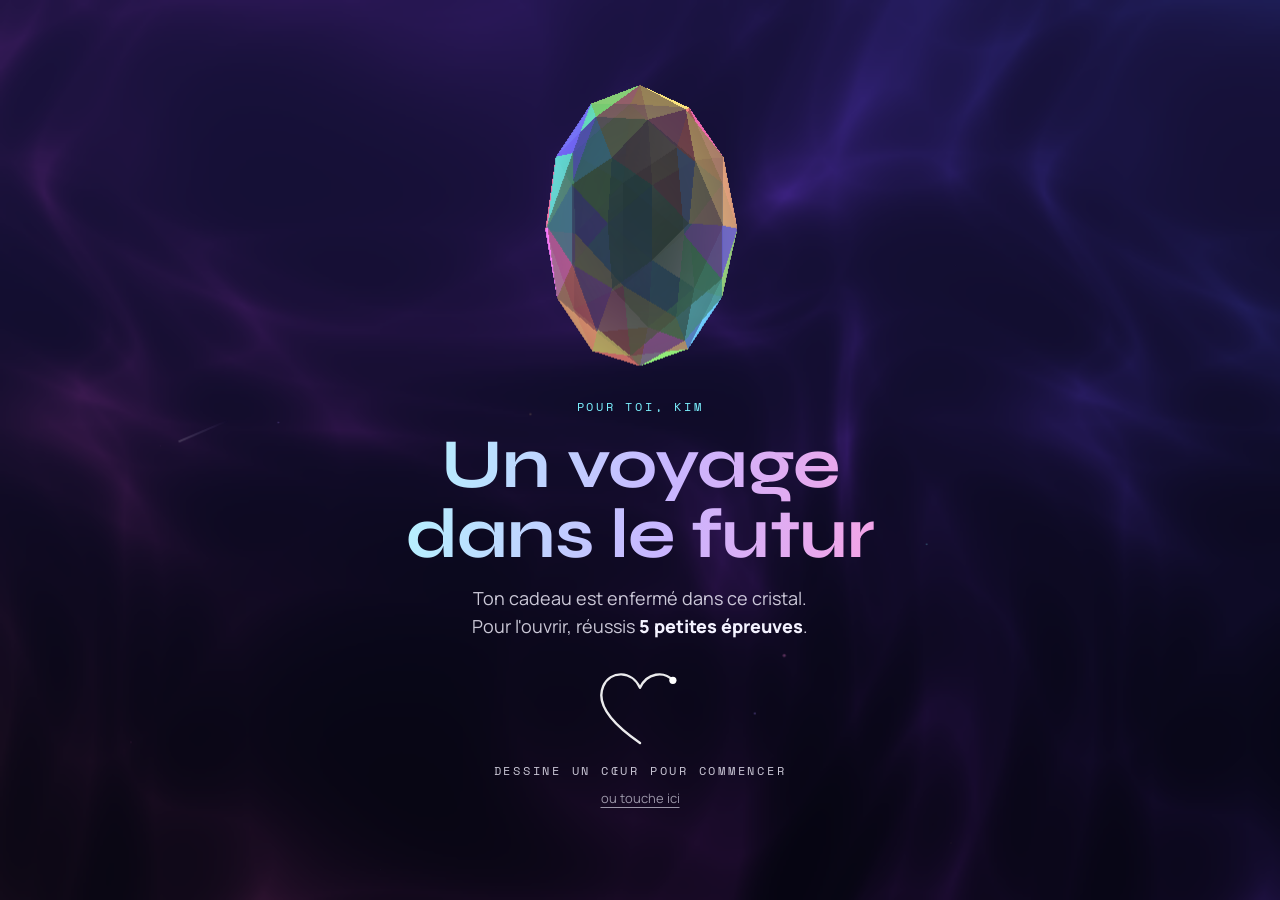
<file: voyage/index.html>
<!doctype html>
<html lang="fr">
<head>
<meta charset="utf-8">
<meta name="viewport" content="width=device-width, initial-scale=1, viewport-fit=cover">
<meta name="theme-color" content="#070818">
<title>Kim, un voyage dans le futur</title>
<meta property="og:title" content="Kim, un voyage dans le futur ✨">
<meta property="og:description" content="Un cadeau est enfermé dans un cristal. 5 épreuves pour l'ouvrir.">
<meta property="og:image" content="https://ryfog.github.io/aloha-kim/voyage/img/apercu.jpg">
<meta name="robots" content="noindex">
<link rel="stylesheet" href="style.css">
</head>
<body>
<canvas id="fond" aria-hidden="true"></canvas>
<canvas id="ciel" aria-hidden="true"></canvas>
<div id="cristal-boite" aria-hidden="true"><canvas id="cristal"></canvas><div id="halo"></div></div>
<canvas id="eclats" aria-hidden="true"></canvas>
<canvas id="trace" aria-hidden="true"></canvas>

<header id="hud" hidden>
  <div class="eclats-hud"><i></i><i></i><i></i><i></i><i></i></div>
  <button id="son" aria-label="Couper ou remettre les sons">🔊</button>
</header>

<main>
  <!-- ACCUEIL -->
  <section id="accueil" class="ecran">
    <p class="sur-titre">Pour toi, Kim</p>
    <h1 class="holo">Un voyage<br>dans le futur</h1>
    <p class="texte">Ton cadeau est enfermé dans ce cristal.<br>Pour l'ouvrir, réussis <b>5 petites épreuves</b>.</p>
    <div id="porte">
      <svg class="indice" viewBox="0 0 120 110" aria-hidden="true"><path id="indice-coeur" d="M60 100 C 22 74, 5 50, 14 29 C 23 9, 50 9, 60 31 C 70 9, 97 9, 106 29 C 115 50, 98 74, 60 100 Z"/><circle id="indice-point" r="4.5"/></svg>
      <p class="mono" id="porte-txt">Dessine un cœur pour commencer</p>
      <button class="lien" id="partir">ou touche ici</button>
    </div>
  </section>

  <!-- UNE ÉPREUVE -->
  <section id="epreuve" class="ecran" hidden>
    <p class="sur-titre" id="ep-num">Épreuve 1 / 5</p>
    <h2 class="holo" id="ep-titre"></h2>
    <p class="texte" id="ep-consigne"></p>
    <div id="jeu"></div>
    <p class="etat" id="ep-etat" aria-live="polite"></p>
  </section>

  <!-- RÉUSSITE D'UNE ÉPREUVE -->
  <section id="bravo" class="ecran" hidden>
    <div class="eclat-gagne" aria-hidden="true"></div>
    <h2 class="holo" id="bravo-titre">Bravo !</h2>
    <p class="texte" id="bravo-texte"></p>
    <button class="bouton" id="suivant"><span>Épreuve suivante</span></button>
  </section>

  <!-- LE CRISTAL EST CHARGÉ -->
  <section id="ouvrir" class="ecran" hidden>
    <p class="sur-titre">5 / 5</p>
    <h2 class="holo">Le cristal est chargé</h2>
    <p class="texte" id="ouvrir-texte">Touche-le trois fois pour l'ouvrir.</p>
  </section>

  <!-- LE CADEAU -->
  <section id="cadeau" class="ecran" hidden>
    <p class="sur-titre">Ton cadeau</p>
    <h2 class="titre-cadeau holo">On part au<br>Futuroscope !</h2>
    <div class="billet-scene">
      <div class="billet" id="billet">
        <img src="img/billet.webp" alt="Billet Futuroscope : 2 jours, 2 adultes, valable les 28 et 29 novembre">
        <div class="reflet"></div>
      </div>
    </div>
    <p class="date">Les <b>28 &amp; 29 novembre</b><br>deux jours, rien que toi et moi</p>
    <p class="mot">Des attractions, des étoiles plein les yeux,<br>et ta main dans la mienne.<br><span class="signe">— Enzo ❤️</span></p>
    <div class="actions">
      <button class="bouton petit" id="voir"><span>Voir le billet en grand</span></button>
      <button class="lien" id="rejouer">Revivre le voyage</button>
    </div>
  </section>
</main>

<div id="grand" hidden><img src="img/billet.webp" alt=""><p>Touche pour fermer</p></div>
<div id="flash" aria-hidden="true"></div>

<script src="vendor/gsap.min.js"></script>
<script src="vendor/three.min.js"></script>
<script src="script.js"></script>
</body>
</html>
</file>
<file: style.css>
/* ==========================================================================
   Aloha Kim — une plage au coucher du soleil, Stitch et Angel sur le sable,
   neuf lettres cachées dedans.
   Mobile d'abord : la scène tient dans l'écran du téléphone, les lettres
   sont juste en dessous, sur le sable.
   ========================================================================== */
:root {
  --ciel-1: #5B4B9A;
  --ciel-2: #8E5AA8;
  --ciel-3: #D670A8;
  --ciel-4: #FFB38A;
  --horizon: #FFD2A6;
  --soleil: #FFE3A3;

  --mer-1: #8ED8E8;
  --mer-2: #3FA6C8;
  --mer-3: #2E78A8;

  --sable: #F8E6C4;
  --sable-2: #EFD19C;
  --sable-3: #E0B77C;

  --stitch: #4F7CC5;
  --stitch-fonce: #34599B;
  --angel: #F39CC3;
  --angel-fonce: #D0457F;
  --palme: #3E2A66;

  --papier: #FFFAF0;
  --ligne: #F2D7E3;
  --encre: #3E2E6E;
  --encre-douce: #6E5C95;
  --cire: #D94A64;

  --titre: "Chewy", "Comic Sans MS", "Trebuchet MS", system-ui, sans-serif;
  --corps: "Quicksand", "Nunito", "Segoe UI", system-ui, sans-serif;
  --main: "Gochi Hand", "Segoe Print", "Bradley Hand", "Comic Sans MS", cursive;

  color-scheme: light;
}

[hidden] { display: none !important; }
*, *::before, *::after { box-sizing: border-box; }
html { scroll-behavior: smooth; -webkit-text-size-adjust: 100%; }
body {
  margin: 0;
  background: var(--sable);
  color: var(--encre);
  font: 500 17px/1.55 var(--corps);
  overflow-x: hidden;
}
body.bloque { overflow: hidden; }
img { max-width: 100%; display: block; }
button { font: inherit; color: inherit; }
.defs { position: absolute; width: 0; height: 0; overflow: hidden; }

/* ==========================================================================
   La scène : ciel, soleil, palmiers, mer, sable, Stitch & Angel
   ========================================================================== */
.scene {
  position: relative;
  height: clamp(620px, 90svh, 860px);
  overflow: hidden;
  isolation: isolate;
  background: linear-gradient(180deg,
    var(--ciel-1) 0%,
    var(--ciel-2) 22%,
    var(--ciel-3) 44%,
    var(--ciel-4) 57%,
    var(--horizon) 62%);
  touch-action: manipulation;
}

.etoiles { position: absolute; inset: 0 0 58% 0; z-index: 0; }
.etoiles i {
  position: absolute;
  width: var(--t, 2px);
  height: var(--t, 2px);
  border-radius: 50%;
  background: #FFF6E0;
  box-shadow: 0 0 6px rgba(255, 246, 224, .9);
  animation: scintille 2.8s ease-in-out infinite alternate;
  animation-delay: var(--d, 0s);
}
@keyframes scintille { from { opacity: .15; transform: scale(.6); } to { opacity: 1; transform: scale(1); } }

.nuage {
  position: absolute;
  left: -240px;
  width: 200px;
  height: 66px;
  z-index: 0;
  opacity: .7;
  background:
    radial-gradient(circle at 24% 66%, #FFEAF4 0 25%, transparent 26%),
    radial-gradient(circle at 48% 44%, #FFEAF4 0 33%, transparent 34%),
    radial-gradient(circle at 72% 62%, #FFEAF4 0 27%, transparent 28%),
    radial-gradient(ellipse at 50% 84%, #FFEAF4 0 44%, transparent 45%);
  animation: derive 80s linear infinite;
}
.nuage.n1 { top: 21%; animation-delay: -18s; }
.nuage.n2 { top: 36%; transform: scale(.7); opacity: .55; animation-duration: 110s; animation-delay: -70s; }
.nuage.n3 { top: 9%; opacity: .45; animation-duration: 130s; animation-delay: -35s; }
@keyframes derive { from { translate: 0 0; } to { translate: calc(100vw + 480px) 0; } }

.soleil {
  position: absolute;
  left: 50%;
  top: 62%;
  width: clamp(150px, 42vw, 240px);
  aspect-ratio: 1;
  z-index: 0;
  border-radius: 50%;
  background: radial-gradient(circle, #FFF6D8 0 40%, var(--soleil) 58%, #FFC38A 100%);
  box-shadow: 0 0 60px 22px rgba(255, 214, 150, .55), 0 0 150px 70px rgba(255, 150, 170, .3);
  transform: translate(-50%, calc(-50% + var(--parallaxe, 0px) * .25));
  animation: halo 6s ease-in-out infinite;
}
@keyframes halo {
  50% { box-shadow: 0 0 80px 30px rgba(255, 214, 150, .65), 0 0 170px 80px rgba(255, 150, 170, .36); }
}

/* Palmiers en silhouette, coupés par les bords de l'écran */
.palmier {
  position: absolute;
  bottom: 21%;
  height: 50%;
  width: auto;
  z-index: 2;
  pointer-events: none;
  fill: var(--palme);
  opacity: .93;
}
.palmier.gauche { left: -24%; }
.palmier.droite { right: -26%; transform: scaleX(-1); }
.palmier .tronc { fill: none; stroke: var(--palme); stroke-width: 15; stroke-linecap: round; }
.palmier .anneaux { fill: none; stroke: rgba(255, 196, 220, .22); stroke-width: 15; stroke-dasharray: 2 13; }
.palmier .feuilles {
  transform-box: view-box;
  transform-origin: 112px 120px;
  animation: balance 4.6s ease-in-out infinite alternate;
}
.palmier.droite .feuilles { animation-duration: 5.4s; animation-delay: -2s; }
@media (min-width: 760px) {
  .palmier { height: 68%; bottom: 19%; }
  .palmier.gauche { left: -2%; }
  .palmier.droite { right: -3%; }
}
@keyframes balance { from { transform: rotate(-3.5deg); } to { transform: rotate(3deg); } }

/* Le titre */
.titre-bloc {
  position: absolute;
  top: 6%;
  left: 0;
  right: 0;
  z-index: 3;
  padding-inline: 16px;
  text-align: center;
  color: var(--papier);
  transform: translateY(calc(var(--parallaxe, 0px) * .45));
}
.aloha {
  margin: 0;
  font: 400 clamp(30px, 8.5vw, 46px)/1 var(--titre);
  letter-spacing: .02em;
  text-shadow: 0 3px 0 rgba(62, 46, 110, .55);
  animation: glisse .8s ease both;
}
@keyframes glisse { from { transform: translateY(-24px) rotate(-4deg); } }
.prenom {
  margin: .04em 0 0;
  font: 400 clamp(100px, 31vw, 176px)/.92 var(--titre);
  color: #FFD6E8;
  text-shadow: 0 6px 0 #3E2E6E, 0 12px 26px rgba(62, 46, 110, .45);
}
.prenom span {
  display: inline-block;
  animation: arrive .95s cubic-bezier(.3, 1.6, .5, 1) both, vogue 3.4s ease-in-out infinite;
}
.prenom span:nth-child(1) { animation-delay: .15s, 1.3s; }
.prenom span:nth-child(2) { animation-delay: .3s, 1.55s; color: #BFE8FF; }
.prenom span:nth-child(3) { animation-delay: .45s, 1.8s; }
@keyframes arrive { from { transform: translateY(-80px) scale(.4) rotate(-14deg); } }
@keyframes vogue { 0%, 100% { transform: translateY(0) rotate(0); } 50% { transform: translateY(-9px) rotate(2.5deg); } }
.ipo {
  display: inline-block;
  margin: 12px 0 0;
  padding: 6px 14px;
  border-radius: 999px;
  background: rgba(62, 46, 110, .3);
  font: 600 14px/1.3 var(--corps);
  letter-spacing: .04em;
}
.ipo span { font-weight: 700; }

/* La mer */
.mer {
  position: absolute;
  top: 62%;
  left: 0;
  right: 0;
  bottom: 0;
  z-index: 1;
  background: linear-gradient(180deg, var(--mer-1) 0%, var(--mer-2) 26%, var(--mer-3) 100%);
}
.vague {
  position: absolute;
  left: 0;
  width: 200%;
  height: 26px;
  animation: houle 12s linear infinite;
}
.v1 { top: -13px; fill: var(--mer-1); animation-duration: 16s; }
.v2 { top: 30%; fill: rgba(233, 251, 255, .28); animation-duration: 11s; animation-direction: reverse; }
.v3 { top: 56%; fill: rgba(233, 251, 255, .2); animation-duration: 8s; }
@keyframes houle { to { transform: translateX(-50%); } }

.reflet {
  position: absolute;
  top: 6%;
  left: 50%;
  width: clamp(110px, 32vw, 200px);
  display: grid;
  gap: 8px;
  justify-items: center;
  transform: translateX(-50%);
}
.reflet i {
  display: block;
  height: 4px;
  border-radius: 4px;
  background: rgba(255, 236, 200, .8);
  animation: miroite 2.2s ease-in-out infinite alternate;
}
.reflet i:nth-child(1) { width: 100%; }
.reflet i:nth-child(2) { width: 76%; animation-delay: -.6s; }
.reflet i:nth-child(3) { width: 54%; animation-delay: -1.1s; }
.reflet i:nth-child(4) { width: 36%; animation-delay: -1.6s; }
.reflet i:nth-child(5) { width: 20%; animation-delay: -.3s; }
@keyframes miroite { from { transform: scaleX(.7); opacity: .5; } to { transform: scaleX(1.05); opacity: 1; } }

.surfeur {
  position: absolute;
  top: 8%;
  left: 0;
  width: clamp(92px, 25vw, 150px);
  z-index: 1;
  animation: surf 19s linear infinite;
  animation-delay: -4s;
}
.surfeur img { animation: tangue 1.7s ease-in-out infinite; }
@keyframes surf { from { transform: translateX(110vw); } to { transform: translateX(-45vw); } }
@keyframes tangue { 0%, 100% { transform: translateY(0) rotate(-3deg); } 50% { transform: translateY(-7px) rotate(3deg); } }

/* Le sable */
.plage {
  position: absolute;
  left: 0;
  right: 0;
  bottom: 0;
  height: 25%;
  z-index: 2;
  background: linear-gradient(180deg, var(--sable-2), var(--sable) 45%);
}
.plage::before {
  content: "";
  position: absolute;
  left: -20%;
  right: -20%;
  top: -30px;
  height: 64px;
  border-radius: 50%;
  background: var(--sable-2);
}
.plage::after {
  content: "";
  position: absolute;
  left: -20%;
  right: -20%;
  top: -36px;
  height: 64px;
  border-radius: 50%;
  border-top: 4px solid rgba(255, 255, 255, .75);
  animation: ecume 3.6s ease-in-out infinite alternate;
}
@keyframes ecume { from { transform: translateY(-3px); opacity: .6; } to { transform: translateY(5px); opacity: 1; } }
.fleur { position: absolute; width: 36px; height: 36px; z-index: 1; color: #FF6F91; }
.fleur.f1 { left: 7%; bottom: 36%; transform: rotate(-12deg); }
.fleur.f2 { right: 8%; bottom: 58%; width: 28px; height: 28px; color: #FFB3C7; }
.fleur.f3 { left: 20%; bottom: 8%; width: 24px; height: 24px; color: #FF8FA8; transform: rotate(25deg); }

/* Stitch & Angel */
.couple {
  position: absolute;
  left: 50%;
  bottom: 7%;
  z-index: 4;
  width: min(80vw, 440px);
  padding: 0;
  border: 0;
  background: none;
  cursor: pointer;
  transform: translateX(-50%);
  -webkit-tap-highlight-color: transparent;
}
.couple img {
  width: 100%;
  height: auto;
  transform-origin: 50% 100%;
  filter: drop-shadow(0 12px 10px rgba(90, 60, 40, .25));
  animation: respire 3.4s ease-in-out infinite;
}
.couple.saute img { animation: saut .7s cubic-bezier(.3, 1.5, .5, 1); }
.couple:focus-visible { outline: 3px dashed #fff; outline-offset: 6px; border-radius: 24px; }
@keyframes respire { 0%, 100% { transform: scale(1); } 50% { transform: scale(1.025, .985); } }
@keyframes saut { 35% { transform: translateY(-28px) scale(.97, 1.04); } 65% { transform: translateY(0) scale(1.05, .95); } }

.bulle {
  position: absolute;
  left: 50%;
  bottom: calc(7% + min(80vw, 440px) * .64);
  z-index: 5;
  margin: 0;
  padding: 10px 16px;
  border-radius: 18px;
  background: #fff;
  color: var(--encre);
  font: 400 22px/1.2 var(--main);
  white-space: nowrap;
  box-shadow: 0 8px 20px rgba(62, 46, 110, .22);
  pointer-events: none;
  opacity: 0;
  transform: translate(-50%, 12px) scale(.8);
  transition: opacity .3s ease, transform .35s cubic-bezier(.3, 1.5, .5, 1);
}
.bulle::after {
  content: "";
  position: absolute;
  left: 50%;
  bottom: -10px;
  border: 10px solid transparent;
  border-bottom: 0;
  border-top-color: #fff;
  transform: translateX(-50%);
}
.bulle.visible { opacity: 1; transform: translate(-50%, 0) scale(1); }

.coeur-monte {
  position: absolute;
  z-index: 5;
  width: var(--s, 22px);
  height: var(--s, 22px);
  fill: var(--col, #FF6F91);
  pointer-events: none;
  animation: monte 3.2s ease-out forwards;
}
@keyframes monte {
  0% { transform: translate(-50%, 0) scale(.4); opacity: 0; }
  15% { opacity: 1; }
  50% { transform: translate(calc(-50% + var(--dx, 0px)), -90px) scale(1); }
  100% { transform: translate(calc(-50% - var(--dx, 0px)), -190px) scale(.9); opacity: 0; }
}

.indice {
  position: absolute;
  left: 50%;
  bottom: 12px;
  z-index: 6;
  padding: 8px 16px;
  border-radius: 999px;
  background: rgba(255, 250, 240, .9);
  color: var(--encre);
  font: 700 14px/1.2 var(--corps);
  text-decoration: none;
  white-space: nowrap;
  box-shadow: 0 6px 16px rgba(90, 60, 40, .18);
  transform: translateX(-50%);
  animation: invite 2.2s ease-in-out infinite;
}
.indice:focus-visible { outline: 3px dashed var(--stitch); outline-offset: 3px; }
@keyframes invite { 50% { transform: translate(-50%, 5px); } }

/* ==========================================================================
   Les lettres, posées sur le sable
   ========================================================================== */
.lettres {
  position: relative;
  overflow: hidden;
  padding: 52px 16px 120px;
  background:
    radial-gradient(circle at 20% 30%, rgba(224, 183, 124, .38) 0 2px, transparent 3px) 0 0 / 34px 34px,
    radial-gradient(circle at 70% 70%, rgba(224, 183, 124, .3) 0 1.5px, transparent 2.5px) 0 0 / 26px 26px,
    var(--sable);
}
.lettres-tete { position: relative; z-index: 1; max-width: 640px; margin: 0 auto; text-align: center; }
.lettres-tete h2 {
  margin: 0;
  font: 400 clamp(38px, 10.5vw, 58px)/1 var(--titre);
  color: var(--stitch);
  text-shadow: 0 3px 0 #fff, 0 7px 0 rgba(79, 124, 197, .22);
  text-wrap: balance;
}
.lettres-tete p { margin: 14px auto 0; max-width: 34em; color: var(--encre-douce); text-wrap: pretty; }
.progres {
  display: inline-flex;
  flex-wrap: wrap;
  align-items: center;
  justify-content: center;
  gap: 8px 12px;
  margin-top: 20px;
  padding: 8px 16px;
  border-radius: 999px;
  background: rgba(255, 255, 255, .62);
}
.progres-coeurs { display: flex; gap: 4px; }
.progres-coeurs svg {
  width: 18px;
  height: 16px;
  fill: rgba(208, 69, 127, .22);
  transition: fill .4s ease, transform .4s cubic-bezier(.3, 1.6, .5, 1);
}
.progres-coeurs svg.plein { fill: var(--angel-fonce); transform: scale(1.15); }
.progres-txt { font: 700 14px/1.2 var(--corps); color: var(--encre); font-variant-numeric: tabular-nums; }

.grille {
  position: relative;
  z-index: 1;
  list-style: none;
  max-width: 980px;
  margin: 40px auto 0;
  padding: 0;
  display: grid;
  grid-template-columns: repeat(2, minmax(0, 1fr));
  gap: 30px 16px;
}
.grille li { min-width: 0; display: flex; justify-content: center; }
.grille li.secrete-li { grid-column: 1 / -1; margin-top: 10px; }
@media (min-width: 760px) {
  .grille { grid-template-columns: repeat(4, minmax(0, 1fr)); gap: 46px 26px; }
}

/* Une enveloppe */
.env {
  --c: #8FD3F5;
  --c2: #5FAFE3;
  --r: 0deg;
  --d: 0s;
  position: relative;
  display: flex;
  flex-direction: column;
  align-items: center;
  gap: 8px;
  width: 100%;
  max-width: 230px;
  padding: 18px 4px 6px;
  border: 0;
  background: none;
  cursor: pointer;
  text-align: center;
  -webkit-tap-highlight-color: transparent;
  animation: posee 4.2s ease-in-out infinite;
  animation-delay: var(--d);
}
@keyframes posee {
  0%, 100% { transform: translateY(0) rotate(var(--r)); }
  50% { transform: translateY(-6px) rotate(calc(var(--r) * -1)); }
}
.env:focus-visible { outline: 3px dashed var(--stitch); outline-offset: 4px; border-radius: 16px; }

.env-corps, .grande-env {
  position: relative;
  display: block;
  width: 100%;
  aspect-ratio: 7 / 5;
  perspective: 700px;
  filter: drop-shadow(0 9px 10px rgba(120, 80, 40, .22));
}
.env-dos { position: absolute; inset: 0; border-radius: 10px; background: var(--c2); }
.env-papier {
  position: absolute;
  top: 7%;
  left: 9%;
  right: 9%;
  height: 80%;
  z-index: 1;
  border-radius: 6px;
  background: repeating-linear-gradient(180deg, transparent 0 11px, var(--ligne) 11px 12px) var(--papier);
  transition: transform .5s cubic-bezier(.3, 1.4, .5, 1) .15s;
}
.env-poche {
  position: absolute;
  inset: 0;
  z-index: 2;
  border-radius: 10px;
  background: var(--c);
  clip-path: polygon(0 0, 50% 54%, 100% 0, 100% 100%, 0 100%);
}
.env-rabat {
  position: absolute;
  top: 0;
  left: 0;
  right: 0;
  height: 62%;
  z-index: 3;
  background: linear-gradient(180deg, rgba(255, 255, 255, .22), rgba(0, 0, 0, .04)), var(--c2);
  clip-path: polygon(0 0, 100% 0, 50% 100%);
  transform-origin: 50% 0;
  transition: transform .5s ease, z-index 0s linear .22s;
}
.env-sceau {
  position: absolute;
  top: 62%;
  left: 50%;
  z-index: 4;
  display: grid;
  place-items: center;
  width: 34px;
  height: 34px;
  margin: -17px 0 0 -17px;
  border-radius: 50%;
  background: radial-gradient(circle at 35% 35%, #F27F95, var(--cire) 72%);
  box-shadow: 0 2px 0 rgba(0, 0, 0, .15), inset 0 -2px 3px rgba(0, 0, 0, .2);
  transition: transform .3s ease, opacity .3s ease;
}
.env-sceau svg { width: 15px; height: 14px; fill: #FFE3EA; }

.env-sticker {
  position: absolute;
  top: -4px;
  right: 2%;
  z-index: 5;
  width: 38%;
  max-width: 88px;
  height: auto;
  filter: drop-shadow(0 3px 4px rgba(0, 0, 0, .18));
  animation: sticker 3.2s ease-in-out infinite;
  animation-delay: var(--d);
}
@keyframes sticker { 0%, 100% { transform: rotate(12deg); } 50% { transform: rotate(5deg) translateY(-5px); } }

.env-titre { font: 400 clamp(19px, 5.2vw, 23px)/1.15 var(--main); color: var(--encre); text-wrap: balance; }
.env-etat { font: 700 11px/1.2 var(--corps); letter-spacing: .12em; text-transform: uppercase; color: var(--encre-douce); }

.env:hover .env-rabat, .env:focus-visible .env-rabat { transform: rotateX(32deg); }
.env.lue .env-rabat { transform: rotateX(180deg); z-index: 0; }
.env.lue .env-papier { transform: translateY(-32%); }
.env.lue .env-sceau { opacity: 0; transform: scale(.3); }
.env.lue .env-etat { color: var(--angel-fonce); }

.env.attire .env-corps { animation: attire 1.6s ease-in-out infinite; }
@keyframes attire {
  0%, 100% { filter: drop-shadow(0 9px 10px rgba(120, 80, 40, .22)); }
  50% { filter: drop-shadow(0 0 16px rgba(255, 255, 255, .95)) drop-shadow(0 9px 10px rgba(120, 80, 40, .22)); }
}

/* La lettre secrète, plus grande, fermée à clé tant que les autres ne sont pas lues */
.env.secrete { max-width: 330px; }
.env.secrete .env-poche { background: linear-gradient(135deg, #FFE9F2, #FFD0E4 50%, #FFE7A6); }
.env.secrete .env-titre { font-size: clamp(24px, 6.5vw, 28px); color: var(--angel-fonce); }
.env.secrete .env-corps::after {
  content: "";
  position: absolute;
  inset: -12px;
  z-index: 6;
  pointer-events: none;
  background:
    radial-gradient(circle at 12% 20%, #fff 0 2px, transparent 3px),
    radial-gradient(circle at 88% 14%, #fff 0 2.5px, transparent 3.5px),
    radial-gradient(circle at 94% 80%, #fff 0 2px, transparent 3px),
    radial-gradient(circle at 6% 86%, #fff 0 2.5px, transparent 3.5px),
    radial-gradient(circle at 52% 2%, #fff 0 2px, transparent 3px);
  animation: paillettes 1.8s ease-in-out infinite alternate;
}
@keyframes paillettes { from { opacity: .2; } to { opacity: 1; } }
.cadenas {
  position: absolute;
  top: 62%;
  left: 50%;
  z-index: 5;
  width: 40px;
  height: 48px;
  transform: translate(-50%, -50%);
  filter: drop-shadow(0 3px 3px rgba(0, 0, 0, .2));
}
.env.verrouillee .env-sceau { opacity: 0; }
.env.verrouillee .env-poche, .env.verrouillee .env-rabat { filter: saturate(.6); }
.env:not(.verrouillee) .cadenas { display: none; }
.env.secoue { animation: secoue .5s ease; }
@keyframes secoue {
  20% { transform: translateX(-9px) rotate(-3deg); }
  40% { transform: translateX(9px) rotate(3deg); }
  60% { transform: translateX(-5px); }
  80% { transform: translateX(5px); }
}
.env.debloque .env-corps { animation: debloque .9s cubic-bezier(.3, 1.6, .5, 1); }
@keyframes debloque { 40% { transform: scale(1.14) rotate(-3deg); } }

.coucou {
  position: absolute;
  left: -6px;
  bottom: -6px;
  z-index: 1;
  width: clamp(90px, 22vw, 150px);
  height: auto;
  animation: guette 7s ease-in-out infinite;
}
@keyframes guette {
  0%, 55%, 100% { transform: translateY(45%) rotate(10deg); }
  65%, 90% { transform: translateY(0) rotate(4deg); }
}

.flotteurs { position: absolute; inset: 0; z-index: 0; pointer-events: none; overflow: hidden; }
.flotteurs svg {
  position: absolute;
  bottom: -40px;
  width: var(--s, 20px);
  height: var(--s, 20px);
  fill: var(--col, rgba(243, 156, 195, .5));
  animation: flotte var(--t, 12s) linear infinite;
  animation-delay: var(--d, 0s);
}
@keyframes flotte {
  0% { transform: translate(0, 0) rotate(-10deg); opacity: 0; }
  10% { opacity: .9; }
  50% { transform: translate(var(--dx, 20px), -55vh) rotate(10deg); }
  100% { transform: translate(0, -115vh) rotate(-10deg); opacity: 0; }
}

/* ==========================================================================
   Pied de page
   ========================================================================== */
.pied {
  padding: 48px 16px 56px;
  text-align: center;
  background: linear-gradient(180deg, var(--sable) 0%, #F6CFC6 38%, #C69AD0 100%);
  color: var(--encre);
}
.pied-mot { margin: 0; font: 400 clamp(34px, 9vw, 46px)/1 var(--titre); color: var(--encre); }
.pied-signe { margin: 12px auto 0; max-width: 30em; font-size: 15px; color: var(--encre-douce); }
.reset {
  margin-top: 24px;
  padding: 8px 16px;
  border: 0;
  border-radius: 999px;
  background: rgba(255, 255, 255, .5);
  color: var(--encre);
  font: 600 13px/1.2 var(--corps);
  cursor: pointer;
}
.reset.confirme { background: var(--angel-fonce); color: #fff; }
.reset:focus-visible { outline: 3px dashed var(--encre); outline-offset: 3px; }

/* ==========================================================================
   La lettre ouverte
   ========================================================================== */
.voile {
  position: fixed;
  inset: 0;
  z-index: 40;
  display: grid;
  place-items: center;
  padding: max(16px, env(safe-area-inset-top, 0px)) 16px max(16px, env(safe-area-inset-bottom, 0px));
  overflow-y: auto;
  overscroll-behavior: contain;
  background: rgba(46, 32, 92, .62);
  -webkit-backdrop-filter: blur(5px);
  backdrop-filter: blur(5px);
  animation: voile .3s ease both;
}
@keyframes voile { from { background: rgba(46, 32, 92, 0); } }

.grande-env { width: min(80vw, 380px); }
.grande-env .env-sceau { width: 52px; height: 52px; margin: -26px 0 0 -26px; }
.grande-env .env-sceau svg { width: 22px; height: 20px; }
.grande-env.ouvre .env-sceau { animation: sceau .35s ease forwards; }
.grande-env.ouvre .env-rabat { animation: rabat .5s ease .2s forwards; }
.grande-env.ouvre .env-papier { animation: papier .6s cubic-bezier(.3, 1.3, .5, 1) .6s forwards; }
.grande-env.ouvre { animation: tremble .25s ease 0s 2, envole .4s ease-in 1s forwards; }
@keyframes sceau { to { transform: scale(0) rotate(40deg); opacity: 0; } }
@keyframes rabat { 0% { transform: rotateX(0); z-index: 3; } 49% { z-index: 3; } 50% { z-index: 0; } 100% { transform: rotateX(180deg); z-index: 0; } }
@keyframes papier { to { transform: translateY(-58%); } }
@keyframes tremble { 25% { transform: rotate(-2deg); } 75% { transform: rotate(2deg); } }
@keyframes envole { to { transform: translateY(50px) scale(.9); opacity: 0; } }

.lettre {
  position: relative;
  width: min(100%, 560px);
  max-height: calc(100svh - 32px);
  margin: auto;
  padding: 30px 22px 22px;
  overflow-y: auto;
  overscroll-behavior: contain;
  border-top: 12px solid var(--bande, var(--angel));
  border-radius: 20px;
  background: var(--papier);
  color: var(--encre);
  box-shadow: 0 30px 60px rgba(30, 15, 60, .45);
}
.lettre.arrive { animation: deplie .6s cubic-bezier(.25, 1.4, .5, 1) both; }
@keyframes deplie { from { transform: translateY(70px) scale(.7) rotate(-3deg); } }
.lettre:focus, .lettre:focus-visible { outline: none; }
@media (min-width: 560px) { .lettre { padding: 34px 36px 26px; } }

.fermer {
  position: absolute;
  top: 10px;
  right: 10px;
  z-index: 2;
  width: 42px;
  height: 42px;
  border: 0;
  border-radius: 50%;
  background: var(--angel);
  color: #fff;
  font: 700 28px/1 var(--corps);
  cursor: pointer;
  box-shadow: 0 3px 0 var(--angel-fonce);
}
.fermer:focus-visible, .btn-doux:focus-visible, .btn-plein:focus-visible, .gros-bouton:focus-visible {
  outline: 3px dashed var(--stitch);
  outline-offset: 3px;
}

.lettre-illu {
  width: auto;
  max-width: 64%;
  max-height: 190px;
  margin: 0 auto 8px;
  object-fit: contain;
  transform-origin: 50% 100%;
  animation: bouge 3.2s ease-in-out infinite;
}
.lettre-illu.serre { animation: serre .5s ease; }
.lettre-illu.danse { animation: danse .45s ease-in-out infinite alternate; }
@keyframes bouge { 0%, 100% { transform: rotate(-2deg); } 50% { transform: rotate(2deg) translateY(-5px); } }
@keyframes serre { 40% { transform: scale(1.14, .84); } 70% { transform: scale(.94, 1.07); } }
@keyframes danse { from { transform: rotate(-6deg) translateY(0); } to { transform: rotate(6deg) translateY(-8px); } }

.lettre-num {
  margin: 0;
  text-align: center;
  font: 700 11px/1.2 var(--corps);
  letter-spacing: .16em;
  text-transform: uppercase;
  color: var(--encre-douce);
}
.lettre-titre {
  margin: .25em 0 .55em;
  text-align: center;
  font: 400 clamp(30px, 8.5vw, 42px)/1.05 var(--titre);
  color: var(--stitch);
  text-wrap: balance;
}
.lettre-texte {
  font: 400 clamp(20px, 5.4vw, 23px)/1.5 var(--main);
  color: var(--encre);
  background: repeating-linear-gradient(180deg, transparent 0 calc(1.5em - 1px), var(--ligne) calc(1.5em - 1px) 1.5em);
  background-position: 0 .12em;
}
.lettre-texte p { margin: 0 0 1.5em; }
.lettre-texte p:last-child { margin-bottom: 0; }
.lettre-signe {
  margin: .6em 0 0;
  text-align: right;
  font: 400 26px/1.2 var(--main);
  color: var(--angel-fonce);
}
.lettre-nav {
  display: flex;
  flex-wrap: wrap;
  align-items: center;
  justify-content: space-between;
  gap: 10px;
  margin-top: 22px;
}
.btn-doux {
  padding: 10px 6px;
  border: 0;
  background: none;
  color: var(--encre-douce);
  font: 700 15px/1.2 var(--corps);
  cursor: pointer;
}
.btn-plein {
  padding: 12px 20px;
  border: 0;
  border-radius: 999px;
  background: var(--stitch);
  color: #fff;
  font: 700 15px/1.2 var(--corps);
  cursor: pointer;
  box-shadow: 0 4px 0 var(--stitch-fonce);
}
.btn-plein:active { transform: translateY(2px); box-shadow: 0 2px 0 var(--stitch-fonce); }

/* Ce qu'il y a dedans : bons, câlins, bisous, chanson */
.coupon {
  position: relative;
  display: grid;
  grid-template-columns: auto minmax(0, 1fr);
  margin: 1.2em 0 .3em;
  border-radius: 14px;
  overflow: hidden;
  background: #FFE3EF;
  color: var(--encre);
  box-shadow: 0 6px 0 rgba(62, 46, 110, .08);
}
.coupon-g {
  display: grid;
  place-items: center;
  padding: 14px 10px;
  background: var(--angel-fonce);
  color: #fff;
  font: 400 19px/1 var(--titre);
  letter-spacing: .1em;
  writing-mode: vertical-rl;
  transform: rotate(180deg);
}
.coupon-d {
  position: relative;
  display: grid;
  gap: 6px;
  padding: 14px 16px 16px 20px;
  border-left: 3px dashed rgba(62, 46, 110, .25);
}
.coupon-d::before, .coupon-d::after {
  content: "";
  position: absolute;
  left: -11px;
  width: 20px;
  height: 20px;
  border-radius: 50%;
  background: var(--papier);
}
.coupon-d::before { top: -10px; }
.coupon-d::after { bottom: -10px; }
.coupon-quoi { font: 400 clamp(24px, 6.6vw, 30px)/1.05 var(--titre); color: var(--angel-fonce); padding-right: 64px; }
.coupon-cond { font: 600 13px/1.45 var(--corps); color: var(--encre-douce); }
.coupon-num { font: 700 11px/1.2 var(--corps); letter-spacing: .14em; text-transform: uppercase; color: var(--encre-douce); }
.tampon {
  position: absolute;
  top: 12px;
  right: 10px;
  padding: 4px 8px;
  border: 3px solid rgba(217, 74, 100, .55);
  border-radius: 8px;
  color: rgba(217, 74, 100, .7);
  font: 400 15px/1 var(--titre);
  letter-spacing: .1em;
  text-transform: uppercase;
  transform: rotate(-12deg);
}

.jeu { display: grid; justify-items: center; gap: 10px; margin: 1.3em 0 .3em; text-align: center; }
.gros-bouton {
  padding: 14px 24px;
  border: 0;
  border-radius: 999px;
  background: linear-gradient(180deg, #FF9DC7, var(--angel-fonce));
  color: #fff;
  font: 700 17px/1.2 var(--corps);
  cursor: pointer;
  box-shadow: 0 5px 0 #A3325F;
  touch-action: manipulation;
  -webkit-tap-highlight-color: transparent;
}
.gros-bouton:active { transform: translateY(3px); box-shadow: 0 2px 0 #A3325F; }
.gros-bouton.bleu { background: linear-gradient(180deg, #8FC4F2, var(--stitch)); box-shadow: 0 5px 0 var(--stitch-fonce); }
.gros-bouton.bleu:active { box-shadow: 0 2px 0 var(--stitch-fonce); }
.compteur { margin: 0; font: 700 15px/1.3 var(--corps); color: var(--encre-douce); font-variant-numeric: tabular-nums; }
.compteur b { font: 400 30px/1 var(--titre); color: var(--angel-fonce); }
.reaction { margin: 0; min-height: 2.8em; max-width: 24em; font: 400 21px/1.35 var(--main); color: var(--encre); }

.paroles { margin: 0; text-align: center; font: 400 23px/1.5 var(--main); }
.paroles span { display: block; transition: color .2s ease, transform .25s ease; }
.paroles .aparte { font-size: 18px; color: var(--encre-douce); }
.paroles span.chante { color: var(--angel-fonce); transform: scale(1.07); }

.hula { width: min(46%, 190px); height: auto; margin: 1em auto 0; transform-origin: 50% 100%; animation: danse .42s ease-in-out infinite alternate; }

/* Petits cœurs qui éclatent au toucher */
.petit-coeur {
  position: fixed;
  z-index: 65;
  width: var(--s, 18px);
  height: var(--s, 18px);
  fill: var(--col, #F06292);
  pointer-events: none;
  animation: eclat .95s cubic-bezier(.2, .7, .3, 1) forwards;
}
@keyframes eclat {
  0% { transform: translate(-50%, -50%) scale(.3); }
  70% { opacity: 1; }
  100% { transform: translate(calc(-50% + var(--dx)), calc(-50% + var(--dy))) rotate(var(--r)) scale(1); opacity: 0; }
}
.bisou-vole {
  position: fixed;
  z-index: 66;
  font-size: 30px;
  line-height: 1;
  pointer-events: none;
  animation: bisou .9s ease-out forwards;
}
@keyframes bisou {
  0% { transform: translate(-50%, -50%) scale(.5); }
  100% { transform: translate(calc(-50% + var(--dx)), calc(-50% + var(--dy))) scale(1.4) rotate(-15deg); opacity: 0; }
}

/* La fête finale */
.fete { position: fixed; inset: 0; z-index: 60; pointer-events: none; overflow: hidden; }
.fete svg {
  position: absolute;
  top: -50px;
  width: var(--s, 22px);
  height: var(--s, 22px);
  fill: var(--col);
  color: var(--col);
  animation: tombe var(--t, 3.5s) linear forwards;
  animation-delay: var(--d, 0s);
}
@keyframes tombe {
  0% { transform: translate(0, 0) rotate(0); }
  100% { transform: translate(var(--dx, 0px), calc(100vh + 80px)) rotate(var(--r, 360deg)); }
}

/* La bulle d'info */
.toast {
  position: fixed;
  left: 50%;
  bottom: max(18px, env(safe-area-inset-bottom, 0px));
  z-index: 70;
  display: flex;
  align-items: center;
  gap: 10px;
  width: max-content;
  max-width: calc(100vw - 32px);
  padding: 8px 18px 8px 8px;
  border-radius: 18px;
  background: #fff;
  color: var(--encre);
  box-shadow: 0 10px 30px rgba(62, 46, 110, .3);
  transform: translateX(-50%);
  animation: toast .4s cubic-bezier(.3, 1.5, .5, 1) both;
}
.toast img { width: 40px; height: auto; flex: none; }
.toast p { margin: 0; font: 600 14px/1.35 var(--corps); }
@keyframes toast { from { transform: translate(-50%, 30px) scale(.9); } }

/* Moins de mouvement si le téléphone le demande */
@media (prefers-reduced-motion: reduce) {
  *, *::before, *::after {
    animation-duration: .01ms !important;
    animation-iteration-count: 1 !important;
    transition-duration: .01ms !important;
    scroll-behavior: auto !important;
  }
  .surfeur, .nuage, .flotteurs, .coeur-monte { display: none; }
}
</file>
<file: 626/style.css>
/* Un message de Raiponce — pensé pour le téléphone (360 à 430 px de large) */
:root {
  --nuit-1: #140a2e;
  --nuit-2: #2a1352;
  --violet: #8a55c9;
  --lilas: #c9a6ff;
  --rose: #ff8fc2;
  --or: #ffd36e;
  --or-fonce: #e0a93a;
  --texte: #f6efff;
  --haut: env(safe-area-inset-top, 0px);
  --bas: env(safe-area-inset-bottom, 0px);
  --px: 0; --py: 0;            /* parallaxe (doigt ou inclinaison) */
}
* { box-sizing: border-box; margin: 0; padding: 0; -webkit-tap-highlight-color: transparent; }
[hidden] { display: none !important; }
html, body { height: 100%; overflow: hidden; overscroll-behavior: none; }
body {
  font-family: 'Nunito', system-ui, sans-serif;
  color: var(--texte);
  background: var(--nuit-1);
  -webkit-user-select: none; user-select: none;
  touch-action: none;
}
img { -webkit-user-drag: none; pointer-events: none; }
button { font: inherit; color: inherit; border: 0; background: none; cursor: pointer; }

/* ---------- décor : le fond d'écran ---------- */
.decor { position: fixed; inset: 0; overflow: hidden; z-index: 0; background: var(--nuit-1); }
.fond {
  position: absolute; inset: -3%;
  background: #2a1352 url(img/fond2.webp) 46% 50% / cover no-repeat;
  transform: translate(calc(var(--px) * -9px), calc(var(--py) * -7px)) scale(1.02);
  transition: filter 1.2s;
}
.voile {
  position: absolute; inset: 0; transition: background 1.2s, opacity 1.2s;
  /* écran verrouillé : juste de quoi lire l'heure et la notification */
  background: linear-gradient(180deg, rgba(14, 6, 34, .55) 0%, rgba(14, 6, 34, .18) 30%, rgba(14, 6, 34, 0) 42%, rgba(14, 6, 34, 0) 74%, rgba(14, 6, 34, .5) 100%);
}
#ciel { position: absolute; inset: 0; width: 100%; height: 100%; }
body:not([data-scene="verrou"]) .voile { background: rgba(16, 7, 38, .7); }
body:not([data-scene="verrou"]) .fond { filter: blur(2px) saturate(1.1); }
body.chasse .voile { background: rgba(12, 5, 30, .8); }

/* ---------- commun ---------- */
#app { position: fixed; inset: 0; z-index: 2; }
.scene {
  position: absolute; inset: 0;
  padding: calc(18px + var(--haut)) 18px calc(18px + var(--bas));
  display: flex; flex-direction: column; align-items: center;
}
.scene.entre { animation: entree .7s cubic-bezier(.2, .8, .2, 1) both; }
.scene.sort { animation: sortie .45s ease-in both; pointer-events: none; }
@keyframes entree { from { opacity: 0; transform: translateY(26px) scale(.97); } to { opacity: 1; transform: none; } }
@keyframes sortie { to { opacity: 0; transform: translateY(-20px) scale(.98); } }

.bouton {
  margin-top: 14px; padding: 14px 26px; border-radius: 999px;
  font-family: 'Fredoka', sans-serif; font-weight: 600; font-size: 17px; letter-spacing: .01em;
  color: #3a1a55;
  background: linear-gradient(135deg, #fff3b0, var(--or) 45%, #ffb36e);
  box-shadow: 0 6px 0 #c9862f, 0 10px 24px rgba(255, 190, 90, .35);
  transition: transform .12s, box-shadow .12s;
}
.bouton:active { transform: translateY(4px); box-shadow: 0 2px 0 #c9862f, 0 4px 12px rgba(255, 190, 90, .3); }
.lien { margin-top: 10px; font-size: 14px; opacity: .7; text-decoration: underline; padding: 8px; }

/* ---------- 0 · écran verrouillé ---------- */
.verrou { justify-content: flex-start; text-align: center; }
.verrou .notif { margin-top: 20px; }
.verrou .glisser { margin-top: auto; }
.verrou-haut { margin-top: 4vh; text-shadow: 0 2px 14px rgba(20, 6, 40, .55); }
.verrou-cadenas { font-size: 18px; opacity: .85; }
.verrou-date { margin-top: 6px; font-size: 17px; font-weight: 700; text-transform: capitalize; opacity: .95; }
.verrou-heure {
  font-family: 'Fredoka', sans-serif; font-weight: 600; font-size: min(26vw, 118px); line-height: 1;
  letter-spacing: -.02em; text-shadow: 0 4px 30px rgba(60, 20, 110, .6);
}
.notif {
  width: min(100%, 380px); display: flex; gap: 12px; align-items: center; text-align: left;
  padding: 12px 14px; border-radius: 22px;
  background: rgba(40, 18, 70, .42); border: 1px solid rgba(255, 255, 255, .22);
  -webkit-backdrop-filter: blur(14px) saturate(1.3); backdrop-filter: blur(14px) saturate(1.3);
  box-shadow: 0 10px 30px rgba(0, 0, 0, .3);
  animation: notifArrive .8s 1.1s cubic-bezier(.2, 1.4, .4, 1) both;
}
@keyframes notifArrive { from { opacity: 0; transform: translateY(-30px) scale(.9); } to { opacity: 1; transform: none; } }
.notif-avatar { width: 44px; height: 44px; border-radius: 50%; object-fit: cover; flex: none; box-shadow: 0 0 0 2px rgba(255, 211, 110, .7); }
.notif-texte { display: flex; flex-direction: column; gap: 2px; font-size: 15px; line-height: 1.3; }
.notif-ligne { display: flex; justify-content: space-between; gap: 10px; }
.notif-ligne small { opacity: .7; font-size: 12px; }
.glisser { display: flex; flex-direction: column; align-items: center; gap: 10px; padding: 18px 40px 6px; touch-action: none; }
.glisser-barre { width: 130px; height: 5px; border-radius: 3px; background: rgba(255, 255, 255, .9); animation: invite 1.8s ease-in-out infinite; }
.glisser-texte { font-size: 14px; opacity: .85; animation: invite 1.8s ease-in-out infinite; text-shadow: 0 1px 8px rgba(0, 0, 0, .6); }
@keyframes invite { 0%, 100% { transform: translateY(0); } 50% { transform: translateY(-8px); } }

/* ---------- 1 · discussion ---------- */
.discussion { padding: 0; align-items: stretch; }
.disc-tete {
  position: relative; display: flex; align-items: center; gap: 12px;
  padding: calc(12px + var(--haut)) 16px 12px 16px;
  background: rgba(26, 10, 52, .78); border-bottom: 1px solid rgba(255, 255, 255, .08);
}
.disc-avatar { width: 42px; height: 42px; border-radius: 50%; object-fit: cover; box-shadow: 0 0 0 2px rgba(255, 211, 110, .7); }
.disc-tete b { font-family: 'Fredoka', sans-serif; font-size: 18px; display: block; }
.disc-tete small { font-size: 12.5px; color: #b6f59a; }
.disc-pascal { position: absolute; right: 14px; bottom: -14px; width: 54px; transform: rotate(-8deg); animation: coucou 3.4s ease-in-out infinite; }
@keyframes coucou { 0%, 70%, 100% { transform: rotate(-8deg) translateY(0); } 80% { transform: rotate(-14deg) translateY(-5px); } 90% { transform: rotate(-4deg) translateY(0); } }
.fil {
  flex: 1; overflow-y: auto; padding: 22px 14px 10px;
  display: flex; flex-direction: column; gap: 8px;
  touch-action: pan-y; -webkit-overflow-scrolling: touch;
}
.bulle {
  max-width: 82%; padding: 10px 14px; border-radius: 20px 20px 20px 6px;
  background: rgba(255, 255, 255, .15); border: 1px solid rgba(255, 255, 255, .12);
  font-size: 16.5px; line-height: 1.38; align-self: flex-start;
  animation: bulle .35s cubic-bezier(.2, 1.4, .4, 1) both;
  transform-origin: 0 100%;
}
.bulle.moi {
  align-self: flex-end; border-radius: 20px 20px 6px 20px;
  background: linear-gradient(135deg, #9a5ad6, #d66aa8); border: 0; transform-origin: 100% 100%;
}
.bulle.image { position: relative; padding: 6px; background: rgba(255, 255, 255, .1); }
.bulle.image canvas { display: block; width: min(64vw, 280px); height: auto; border-radius: 14px; }
.bulle.sticker { padding: 0; background: none; border: 0; }
.bulle.sticker img { display: block; width: min(34vw, 140px); }
@keyframes bulle { from { opacity: 0; transform: scale(.6); } to { opacity: 1; transform: none; } }
.ecrit { display: inline-flex; gap: 5px; padding: 14px 16px; }
.ecrit i { width: 8px; height: 8px; border-radius: 50%; background: rgba(255, 255, 255, .7); animation: point 1s infinite; }
.ecrit i:nth-child(2) { animation-delay: .15s; } .ecrit i:nth-child(3) { animation-delay: .3s; }
@keyframes point { 0%, 60%, 100% { transform: translateY(0); opacity: .4; } 30% { transform: translateY(-6px); opacity: 1; } }
.reponses {
  display: flex; flex-wrap: wrap; justify-content: center; gap: 10px;
  padding: 10px 14px calc(16px + var(--bas)); min-height: 20px;
}
.reponse {
  padding: 12px 18px; border-radius: 999px; font-weight: 800; font-size: 15.5px;
  background: linear-gradient(135deg, #9a5ad6, #d66aa8); box-shadow: 0 6px 18px rgba(180, 90, 200, .4);
  animation: bulle .35s cubic-bezier(.2, 1.4, .4, 1) both;
}
.reponse:active { transform: scale(.96); }
.miette { position: fixed; z-index: 40; width: 7px; height: 7px; border-radius: 2px; pointer-events: none; }

/* ---------- Raiponce qui surgit ---------- */
.surgit { position: fixed; inset: 0; z-index: 50; pointer-events: none; overflow: hidden; }
.pendule { position: absolute; left: 50%; bottom: 0; width: min(86vw, 380px); transform: translateX(-50%); }
.pendule img { display: block; width: 100%; }
.corde { display: none; }
/* la poêle : elle arrive par la droite et frappe à gauche */
.surgit.poele .pendule { animation: poele 1.7s cubic-bezier(.3, 1.2, .4, 1) both; transform-origin: 70% 90%; }
@keyframes poele {
  0% { transform: translate(10%, 90%) rotate(28deg); }
  24% { transform: translate(-30%, 6%) rotate(10deg); }
  32% { transform: translate(-40%, 4%) rotate(-12deg); }
  40% { transform: translate(-36%, 5%) rotate(-6deg); }
  78% { transform: translate(-34%, 6%) rotate(-4deg); }
  100% { transform: translate(20%, 100%) rotate(18deg); }
}
/* la balançoire de cheveux : elle traverse l'écran au bout de sa tresse */
.surgit.balance .pendule {
  bottom: auto; top: 16vh; width: min(58vw, 260px); margin-left: calc(min(58vw, 260px) / -2); transform: none;
  transform-origin: 50% -70vh; animation: balance 2.1s cubic-bezier(.45, 0, .55, 1) both;
}
.surgit.balance .corde {
  display: block; position: absolute; left: 47%; bottom: 96%; width: 12px; height: 90vh; margin-left: -6px; border-radius: 6px;
  background: repeating-linear-gradient(170deg, #ffe08a 0 7px, #f2c14e 7px 14px);
  box-shadow: 0 0 12px rgba(255, 211, 110, .6);
}
@keyframes balance { 0% { transform: rotate(62deg); } 100% { transform: rotate(-62deg); } }
.onomato {
  position: absolute; top: 22%; left: 50%; transform: translateX(-50%) rotate(-8deg);
  font-family: 'Fredoka', sans-serif; font-weight: 700; font-size: min(17vw, 80px); color: var(--or); white-space: nowrap;
  -webkit-text-stroke: 3px #4a1d6e; paint-order: stroke fill;
  text-shadow: 0 6px 0 #4a1d6e; opacity: 0;
}
.surgit.poele .onomato { animation: onomato 1.2s .4s cubic-bezier(.2, 1.6, .4, 1) both; }
.surgit.balance .onomato { top: 64%; animation: onomato 1.5s .5s cubic-bezier(.2, 1.6, .4, 1) both; }
@keyframes onomato {
  0% { opacity: 0; transform: translateX(-50%) rotate(-8deg) scale(.3); }
  25% { opacity: 1; transform: translateX(-50%) rotate(-8deg) scale(1.15); }
  40% { transform: translateX(-50%) rotate(-5deg) scale(1); }
  80% { opacity: 1; }
  100% { opacity: 0; transform: translateX(-50%) rotate(-5deg) scale(1.05); }
}
.secousse { animation: secousse .45s; }
@keyframes secousse {
  0%, 100% { transform: none; } 15% { transform: translate(-7px, 3px); } 30% { transform: translate(6px, -4px); }
  45% { transform: translate(-5px, -2px); } 60% { transform: translate(4px, 3px); } 80% { transform: translate(-2px, 1px); }
}
.eclair-dore {
  position: fixed; inset: 0; z-index: 49; pointer-events: none;
  background: radial-gradient(circle at 50% 40%, rgba(255, 226, 140, .55), rgba(255, 190, 90, .15) 40%, transparent 70%);
  animation: eclairDore 2.1s ease-out both;
}
@keyframes eclairDore { from { opacity: 0; } 30% { opacity: 1; } to { opacity: 0; } }

/* ---------- inventaire ---------- */
.inventaire {
  position: fixed; z-index: 20; top: calc(12px + var(--haut)); left: 14px;
  display: flex; gap: 6px; padding: 6px 8px; border-radius: 14px; background: rgba(20, 8, 44, .6);
}
.case {
  width: 30px; height: 40px; border-radius: 6px; border: 1.5px dashed rgba(255, 255, 255, .3);
  position: relative; overflow: hidden;
}
.case.pleine { border: 0; background: linear-gradient(160deg, #fff3b0, var(--or) 50%, var(--or-fonce)); box-shadow: 0 0 12px rgba(255, 211, 110, .5); animation: pleine .6s cubic-bezier(.2, 1.6, .4, 1); }
.case.pleine::after { content: '✦'; position: absolute; inset: 0; display: grid; place-items: center; color: #8a5a12; font-size: 15px; }
@keyframes pleine { from { transform: scale(.2) rotate(-20deg); } to { transform: none; } }
.vol {
  position: fixed; left: 0; top: 0; z-index: 60; width: 54px; height: 72px; border-radius: 8px; pointer-events: none;
  background: linear-gradient(160deg, #fff3b0, var(--or) 50%, var(--or-fonce)); box-shadow: 0 0 30px rgba(255, 211, 110, .8);
}

/* ---------- quêtes ---------- */
.quete-titre { text-align: center; margin-top: 46px; }
.quete-titre small { font-size: 12.5px; letter-spacing: .14em; text-transform: uppercase; color: var(--or); font-weight: 800; }
.quete-titre h2 { font-family: 'Fredoka', sans-serif; font-weight: 600; font-size: 30px; margin-top: 2px; }
.consigne { margin-top: 6px; font-size: 16px; opacity: .9; text-align: center; min-height: 22px; transition: opacity .4s; }
.jeu { position: absolute; inset: 0; width: 100%; height: 100%; z-index: 0; touch-action: none; }
.quete-titre, .consigne { position: relative; z-index: 1; pointer-events: none; transition: opacity .6s; }
.quete-fin {
  position: absolute; left: 0; right: 0; bottom: calc(20px + var(--bas));
  display: flex; flex-direction: column; align-items: center; text-align: center;
  animation: entree .7s cubic-bezier(.2, .8, .2, 1) both;
}
.quete-fin p {
  font-family: 'Fredoka', sans-serif; font-weight: 500; font-size: 20px; line-height: 1.3;
  padding: 10px 18px; border-radius: 18px; background: rgba(20, 8, 44, .62);
}
.perso { width: min(38vw, 170px); margin-bottom: -6px; filter: drop-shadow(0 8px 16px rgba(0, 0, 0, .35)); animation: saute 1.6s ease-in-out infinite; }
.perso.large { width: min(50vw, 220px); }
@keyframes saute { 0%, 100% { transform: translateY(0); } 50% { transform: translateY(-8px); } }

.fleur-voeu {
  position: absolute; left: 50%; top: 48%; width: 150px; height: 150px; margin: -75px 0 0 -75px;
  touch-action: none;
}
.fleur-voeu svg { width: 100%; height: 100%; overflow: visible; }
.anneau-fond { fill: none; stroke: rgba(255, 255, 255, .14); stroke-width: 4; }
.anneau { fill: none; stroke: var(--or); stroke-width: 5; stroke-linecap: round; stroke-dasharray: 339.3; stroke-dashoffset: 339.3; transform: rotate(-90deg); transform-origin: 60px 60px; }
.fleur-forme { fill: url(#gOr); filter: drop-shadow(0 0 10px rgba(255, 211, 110, .85)); transform-origin: 60px 60px; animation: brille 2.2s ease-in-out infinite; }
.coeur-fleur { fill: #fff6c8; }
@keyframes brille { 0%, 100% { transform: scale(1) rotate(0); } 50% { transform: scale(1.07) rotate(8deg); } }
.fleur-voeu.tenue .fleur-forme { animation: tremble .12s infinite; }
@keyframes tremble { 0% { transform: scale(1.1) rotate(-3deg); } 50% { transform: scale(1.14) rotate(3deg); } 100% { transform: scale(1.1) rotate(-3deg); } }
.fleur-voeu.partie { animation: partie 1.1s cubic-bezier(.5, 0, .7, .3) forwards; pointer-events: none; }
@keyframes partie { 20% { transform: scale(1.2); } 100% { transform: translate(-30vw, -70vh) scale(.1) rotate(-260deg); opacity: 0; } }

.paysage {
  position: absolute; left: 0; right: 0; top: 24%; bottom: 0;
  display: flex; align-items: flex-end; justify-content: center;
}
.halo-lac {
  position: absolute; left: 50%; bottom: 26vh; width: 130vw; height: 60vw; transform: translateX(-50%);
  background: radial-gradient(ellipse at 50% 70%, rgba(255, 196, 120, .4), rgba(170, 110, 255, .16) 42%, transparent 70%);
}
.barque-zone { position: relative; width: min(88vw, 400px); margin-bottom: 29vh; }
.barque { display: block; width: 100%; filter: drop-shadow(0 10px 20px rgba(0, 0, 0, .4)); }
.pascal-barque { position: absolute; left: 12%; bottom: 36%; width: 26%; transform: scaleX(-1) rotate(4deg); }
.paysage.allume .barque-zone { animation: flotte 3.2s ease-in-out infinite alternate; }
.paysage.allume .lueur-perche { animation: lueur 1.6s ease-in-out infinite alternate; }
@keyframes flotte { from { transform: translateY(0) rotate(-1deg); } to { transform: translateY(-8px) rotate(1deg); } }
@keyframes lueur { from { opacity: .7; } to { opacity: 1; } }
.indice {
  display: flex; flex-direction: column; align-items: center; gap: 2px; margin: 0 0 10px; padding: 10px 22px; border-radius: 14px;
  background: linear-gradient(160deg, #fff3b0, var(--or) 50%, var(--or-fonce)); color: #4a2c06;
  box-shadow: 0 0 26px rgba(255, 211, 110, .45); transform: rotate(-2deg);
}
.indice small { font-size: 11px; letter-spacing: .16em; text-transform: uppercase; font-weight: 800; opacity: .75; }
.indice b { font-family: 'Fredoka', sans-serif; font-weight: 600; font-size: 24px; }
.brume { position: absolute; inset: 0; width: 100%; height: 100%; touch-action: none; transition: opacity 1.4s; }
.brume.partie { opacity: 0; pointer-events: none; }

/* ---------- 5 · la lanterne ---------- */
.lanterne { justify-content: flex-start; }
.lanterne .quete-titre { margin-top: 30px; }
.feux-fin { position: absolute; inset: 0; width: 100%; height: 100%; z-index: 1; pointer-events: none; }
.fleches {
  position: absolute; left: 50%; bottom: calc(34px + var(--bas)); transform: translateX(-50%); z-index: 2;
  display: flex; flex-direction: column; align-items: center; pointer-events: none;
}
.fleches span {
  width: 18px; height: 18px; margin-bottom: -6px; border-left: 3px solid var(--or); border-top: 3px solid var(--or);
  transform: rotate(45deg); opacity: 0; animation: fleche 1.6s ease-in-out infinite;
}
.fleches span:nth-child(1) { animation-delay: .4s; } .fleches span:nth-child(2) { animation-delay: .2s; }
.fleches b { margin-top: 14px; font-size: 14.5px; font-weight: 800; letter-spacing: .04em; text-shadow: 0 2px 10px rgba(0, 0, 0, .6); }
@keyframes fleche { 0% { opacity: 0; transform: translateY(10px) rotate(45deg); } 40% { opacity: 1; } 100% { opacity: 0; transform: translateY(-14px) rotate(45deg); } }

.final {
  position: absolute; inset: 0; z-index: 3; overflow-y: auto; touch-action: pan-y;
  display: flex; flex-direction: column; align-items: center; justify-content: center; justify-content: safe center;
  padding: calc(24px + var(--haut)) 18px calc(20px + var(--bas));
}
.billet {
  --hx: 50%; --hy: 50%;
  position: relative; flex: none; width: min(94vw, 560px);
  border-radius: 14px; overflow: hidden;
  box-shadow: 0 0 70px rgba(255, 200, 110, .5), 0 20px 50px rgba(0, 0, 0, .45);
  transform: perspective(900px) rotateX(calc(var(--ty, 0) * 1deg)) rotateY(calc(var(--tx, 0) * 1deg));
  transition: transform .15s;
  animation: eclot 1.3s cubic-bezier(.2, 1.3, .3, 1) both;
}
.billet-img { display: block; width: 100%; height: auto; }
@keyframes eclot { from { opacity: 0; transform: translateY(-40px) scale(.15) rotate(-8deg); } to { opacity: 1; } }
.billet-mot {
  margin-top: 22px; max-width: 520px; text-align: center;
  font-family: 'Parisienne', cursive; font-size: min(7.4vw, 36px); line-height: 1.22; white-space: nowrap;
  color: #fff1cf; text-shadow: 0 2px 14px rgba(255, 190, 90, .55), 0 1px 3px rgba(40, 10, 60, .6);
  animation: entree 1s .9s cubic-bezier(.2, .8, .2, 1) both;
}
.holo {
  position: absolute; inset: 0; pointer-events: none; mix-blend-mode: color-dodge; opacity: .5;
  background:
    radial-gradient(circle at var(--hx) var(--hy), rgba(255, 255, 255, .5), transparent 38%),
    linear-gradient(115deg, transparent 20%, rgba(255, 120, 220, .35) 35%, rgba(120, 220, 255, .3) 45%, rgba(255, 240, 140, .35) 55%, transparent 70%);
  background-size: 100% 100%, 220% 220%;
  background-position: 0 0, var(--hx) var(--hy);
}
.fete-boutons { display: flex; flex-direction: column; align-items: center; margin: 10px 0 0; animation: entree .8s 1.4s cubic-bezier(.2, .8, .2, 1) both; }
.astuce { margin-top: 12px; font-size: 14px; opacity: .85; text-shadow: 0 1px 8px rgba(0, 0, 0, .6); }

/* petits écrans */
@media (max-height: 680px) {
  .quete-titre { margin-top: 40px; } .quete-titre h2 { font-size: 26px; }
  .perso { width: 30vw; } .perso.large { width: 40vw; } .quete-fin p { font-size: 18px; }
  .verrou-heure { font-size: 22vw; }
  .billet-mot { font-size: min(6.8vw, 30px); margin-top: 16px; }
}
@media (prefers-reduced-motion: reduce) {
  .perso, .glisser-barre, .glisser-texte, .disc-pascal { animation: none; }
}
</file>
<file: attractions/style.css>
:root {
  --nuit: #0b0820;
  --nuit-2: #15102f;
  --violet: #2a1d55;
  --or: #f5c76b;
  --or-2: #ffe2a3;
  --rose: #ff9fc6;
  --texte: #f6f1ff;
  --doux: #b9b0d6;
  --carte-r: 18px;
  --replie: 150px;
  --w: 180px;
  --h: 240px;
  font-family: 'Manrope', system-ui, sans-serif;
  color: var(--texte);
  background: var(--nuit);
  -webkit-tap-highlight-color: transparent;
}
* { box-sizing: border-box; }
[hidden] { display: none !important; }
html { scroll-behavior: smooth; }
body { margin: 0; background: var(--nuit); overflow-x: hidden; }
button { font: inherit; color: inherit; cursor: pointer; }
img { display: block; }

/* ─── Boutons ─────────────────────────────────────── */
.btn-or {
  display: inline-flex; align-items: center; gap: .5em;
  padding: .85em 1.4em; border: 0; border-radius: 999px;
  background: linear-gradient(180deg, var(--or-2), var(--or));
  color: #2b1a05; font-weight: 800; text-decoration: none; letter-spacing: .01em;
  box-shadow: 0 6px 22px rgba(245, 199, 107, .35), inset 0 1px 0 rgba(255,255,255,.6);
  transition: transform .2s;
}
.btn-or:active { transform: scale(.96); }
.btn-or.petit { padding: .7em 1.1em; font-size: .92rem; }
.btn-doux {
  padding: .7em 1.1em; border-radius: 999px; font-weight: 700; font-size: .92rem;
  background: rgba(255,255,255,.08); border: 1px solid rgba(255,255,255,.14);
}
.btn-doux:active { transform: scale(.96); }
.lien { background: none; border: 0; color: var(--or); text-decoration: underline; text-underline-offset: 3px; padding: .3em; font-weight: 700; }

/* ─── En-tête ─────────────────────────────────────── */
.hero {
  position: relative; min-height: 100svh; display: grid; align-items: end;
  padding: 0 16px max(56px, env(safe-area-inset-bottom)); overflow: hidden; isolation: isolate;
}
.hero-fond { position: absolute; inset: 0; width: 100%; height: 100%; object-fit: cover; object-position: 50% 30%; z-index: -3; }
.lanternes { position: absolute; inset: 0; width: 100%; height: 100%; z-index: -2; pointer-events: none; }
.hero-voile {
  position: absolute; inset: 0; z-index: -1;
  background: linear-gradient(180deg, rgba(11,8,32,.15) 0%, rgba(11,8,32,.1) 35%, rgba(11,8,32,.75) 70%, var(--nuit) 100%);
}
.hero-contenu { max-width: 640px; margin: 0 auto; text-align: center; animation: monte 1.1s cubic-bezier(.2,.7,.2,1) both; }
@keyframes monte { from { transform: translateY(24px); } to { transform: none; } }
.surtitre { margin: 0 0 .4em; font-size: .78rem; letter-spacing: .32em; text-transform: uppercase; color: var(--or-2); font-weight: 700; }
.hero h1 {
  margin: 0; font-family: 'Fraunces', serif; font-weight: 700; line-height: .95;
  font-size: clamp(3rem, 13vw, 6.4rem); letter-spacing: -.02em;
  text-shadow: 0 4px 30px rgba(0,0,0,.5);
}
.hero h1 em { font-style: italic; font-weight: 600; color: var(--or-2); }
.signature { margin: .15em 0 0; font-family: 'Parisienne', cursive; font-size: clamp(1.9rem, 7vw, 2.6rem); color: var(--rose); }
.intro { margin: 1em auto 1.6em; max-width: 30em; color: #e6defa; line-height: 1.55; font-size: 1rem; }
.hero-actions { display: flex; flex-wrap: wrap; gap: 12px; justify-content: center; align-items: center; }
.puce-date {
  position: relative; display: inline-flex; align-items: center; gap: .55em;
  padding: .8em 1.2em; border-radius: 999px; font-weight: 700;
  background: rgba(11,8,32,.55); border: 1px solid rgba(245,199,107,.45); color: var(--or-2); cursor: pointer;
}
.puce-date input { position: absolute; inset: 0; opacity: 0; width: 100%; height: 100%; cursor: pointer; }
.puce-date input::-webkit-calendar-picker-indicator { position: absolute; inset: 0; width: 100%; height: 100%; cursor: pointer; }

/* ─── L'application ───────────────────────────────── */
.app { position: relative; height: 100svh; min-height: 560px; overflow: hidden; isolation: isolate; }
.app-fond {
  position: absolute; inset: 0; z-index: -2;
  background: radial-gradient(120% 60% at 50% 100%, #3a1d5c 0%, rgba(58,29,92,0) 60%), radial-gradient(80% 50% at 15% 0%, rgba(80,40,140,.35), transparent 70%), linear-gradient(180deg, #05040f 0%, #0d0a2a 45%, #1d1242 100%);
}
.ciel { position: absolute; inset: 0; width: 100%; height: 100%; z-index: -1; pointer-events: none; }
.manege { position: absolute; inset: 0 0 var(--replie) 0; display: flex; flex-direction: column; }
.barre { display: flex; gap: 8px; padding: 12px 16px 0; align-items: center; }
.parcs { display: flex; background: rgba(255,255,255,.07); border-radius: 999px; padding: 3px; flex: 1; min-width: 0; }
.parcs button {
  flex: 1 1 auto; border: 0; background: none; padding: .55em .7em; border-radius: 999px; font-weight: 700; font-size: .8rem;
  color: var(--doux); white-space: nowrap;
}
.parcs .long { display: none; }
.parcs button[aria-selected="true"] { background: var(--or); color: #2b1a05; }
.recherche {
  display: flex; align-items: center; gap: 6px; background: rgba(255,255,255,.07); border-radius: 999px;
  padding: 0 12px; height: 38px; width: 42px; transition: width .25s; overflow: hidden; flex: none; cursor: text;
}
.recherche:focus-within, .recherche.pleine { width: 150px; }
.recherche input { background: none; border: 0; color: var(--texte); font: inherit; font-size: .9rem; width: 100%; outline: none; min-width: 0; }
.filtres { display: flex; gap: 6px; padding: 10px 16px 0; overflow-x: auto; scrollbar-width: none; flex: none; }
.filtres::-webkit-scrollbar { display: none; }
.puce {
  flex: none; border: 1px solid rgba(255,255,255,.14); background: rgba(255,255,255,.05); border-radius: 999px;
  padding: .45em .85em; font-size: .8rem; font-weight: 700; color: #ddd5f5; white-space: nowrap;
}
.puce[aria-pressed="true"] { background: rgba(245,199,107,.18); border-color: var(--or); color: var(--or-2); }

/* le manège en 3D */
.scene {
  position: relative; flex: 1; min-height: 0; perspective: 1100px; perspective-origin: 50% 42%;
  touch-action: none; user-select: none; -webkit-user-select: none; overflow: hidden; cursor: grab;
}
.scene.tourne { cursor: grabbing; }
.sol {
  position: absolute; left: 50%; top: 47%; width: min(150vw, 1500px); height: 220px; transform: translate(-50%, calc(var(--h) * .42));
  background: radial-gradient(closest-side, rgba(245,199,107,.22), rgba(255,159,198,.08) 55%, transparent);
  pointer-events: none;
}
.anneau { position: absolute; left: 50%; top: 47%; width: 0; height: 0; transform-style: preserve-3d; }
.carte {
  position: absolute; left: calc(var(--w) / -2); top: calc(var(--h) / -2); width: var(--w); height: var(--h);
  transform-style: preserve-3d; will-change: transform;
}
.face {
  position: absolute; inset: 0; border-radius: var(--carte-r); overflow: hidden; backface-visibility: hidden; -webkit-backface-visibility: hidden;
  background: var(--nuit-2); border: 1px solid rgba(255,255,255,.16);
}
.face.dos {
  transform: rotateY(180deg);
  background: radial-gradient(circle at 50% 42%, rgba(245,199,107,.35), transparent 38%), repeating-conic-gradient(from 0deg at 50% 42%, #221a4a 0 10deg, #1a1440 10deg 20deg);
  border-color: rgba(245,199,107,.35); display: grid; place-items: center;
}
.face.dos::after { content: '✦'; color: var(--or); font-size: calc(var(--w) * .22); opacity: .8; }
.carte img.photo { width: 100%; height: 100%; object-fit: cover; pointer-events: none; -webkit-user-drag: none; }
.affiche { position: absolute; inset: 0; display: grid; place-items: center; overflow: hidden; }
.affiche::before {
  content: ''; position: absolute; inset: 0;
  background: radial-gradient(circle at 50% 38%, rgba(255,255,255,.28), transparent 45%), radial-gradient(circle at 20% 15%, rgba(255,255,255,.5) 0 1px, transparent 2px), radial-gradient(circle at 78% 22%, rgba(255,255,255,.45) 0 1px, transparent 2px), radial-gradient(circle at 64% 9%, rgba(255,255,255,.4) 0 1px, transparent 2px), radial-gradient(circle at 12% 40%, rgba(255,255,255,.35) 0 1px, transparent 2px), radial-gradient(circle at 88% 48%, rgba(255,255,255,.35) 0 1px, transparent 2px);
}
.affiche::after { content: ''; position: absolute; inset: 9px; border: 1px solid rgba(255,255,255,.35); border-radius: calc(var(--carte-r) - 7px); }
.affiche .emoji { position: relative; font-size: calc(var(--w) * .36); margin-top: -22%; filter: drop-shadow(0 6px 10px rgba(0,0,0,.35)); }
.carte .degrade { position: absolute; inset: auto 0 0 0; height: 58%; background: linear-gradient(180deg, transparent, rgba(8,5,24,.55) 40%, rgba(8,5,24,.94)); pointer-events: none; }
.carte .legende { position: absolute; left: 12px; right: 12px; bottom: 12px; pointer-events: none; }
.carte .legende small { display: block; font-size: .62rem; letter-spacing: .14em; text-transform: uppercase; color: var(--or-2); font-weight: 800; margin-bottom: 3px; }
.carte .legende b { display: block; font-family: 'Fraunces', serif; font-weight: 600; font-size: calc(var(--w) * .088 + 3px); line-height: 1.12; text-wrap: balance; }
.carte .ombre { position: absolute; inset: 0; background: #070516; opacity: var(--o, 0); pointer-events: none; border-radius: var(--carte-r); }
.badges { position: absolute; top: 9px; left: 9px; right: 50px; display: flex; gap: 4px; flex-wrap: wrap; pointer-events: none; }
.badge { font-size: .62rem; font-weight: 800; padding: .3em .6em; border-radius: 999px; background: rgba(11,8,32,.78); color: var(--or-2); }
.badge.nouveau { background: var(--rose); color: #3a0a22; }
.badge.place { margin-left: auto; background: #4ade80; color: #062b14; }
.coeurs { position: absolute; top: 54px; right: 9px; align-items: flex-end; display: flex; flex-direction: column; gap: 3px; pointer-events: none; }
.coeurs i { font-style: normal; font-size: .62rem; font-weight: 800; background: rgba(255,159,198,.92); color: #3a0a22; border-radius: 999px; padding: .2em .5em; }
.carte.devant .face.avant { border-color: rgba(245,199,107,.85); box-shadow: 0 0 0 1px rgba(245,199,107,.5), 0 18px 40px rgba(0,0,0,.5); }
.reflet { position: absolute; inset: 0; pointer-events: none; opacity: 0; background: radial-gradient(circle at var(--rx, 50%) var(--ry, 30%), rgba(255,255,255,.28), transparent 45%); transition: opacity .3s; }
.carte.devant .reflet { opacity: 1; }
.ajout-rapide {
  position: absolute; right: 10px; bottom: calc(100% - 46px); width: 34px; height: 34px; border-radius: 50%; border: 0;
  background: var(--or); color: #2b1a05; font-size: 1.3rem; font-weight: 800; line-height: 1; display: none;
  box-shadow: 0 4px 14px rgba(0,0,0,.4);
}
.carte.devant .ajout-rapide { display: grid; place-items: center; }
.carte.dedans .ajout-rapide { background: #4ade80; font-size: 1rem; }

.vide-filtre { position: absolute; inset: 0; display: grid; place-content: center; text-align: center; color: var(--doux); margin: 0; line-height: 1.8; }
.aide {
  position: absolute; left: 50%; bottom: 10px; transform: translateX(-50%); width: max-content; max-width: calc(100% - 32px);
  display: flex; align-items: center; gap: 10px; padding: .7em 1em; border-radius: 16px;
  background: rgba(11,8,32,.82); border: 1px solid rgba(245,199,107,.3); font-size: .8rem; line-height: 1.4; color: #e9e2fb;
  pointer-events: none; transition: opacity .5s;
}
.aide b { color: var(--or-2); }
.aide-main { font-size: 1.4rem; animation: glisse 2.2s ease-in-out infinite; }
@keyframes glisse { 0%, 100% { transform: translateX(-6px); } 50% { transform: translateX(8px); } }
.aide.cachee { opacity: 0; }
.zone-retirer {
  position: absolute; left: 16px; right: 16px; top: 10px; padding: 1.1em; text-align: center; border-radius: 16px;
  border: 2px dashed rgba(255,120,140,.7); background: rgba(80,10,30,.6); color: #ffd0d8; font-weight: 800; z-index: 5;
}
.zone-retirer.survol { background: rgba(160,20,50,.75); border-style: solid; }

.panneau-monde { display: flex; align-items: center; justify-content: center; gap: 14px; padding: 4px 16px 12px; flex: none; }
.panneau-texte { text-align: center; min-width: 0; width: 15em; }
.monde { margin: 0; font-family: 'Fraunces', serif; font-weight: 600; font-style: italic; font-size: 1.15rem; color: var(--or-2); white-space: nowrap; overflow: hidden; text-overflow: ellipsis; }
.compteur { margin: 0; font-size: .72rem; color: var(--doux); letter-spacing: .12em; }
.fleche { width: 40px; height: 40px; border-radius: 50%; border: 1px solid rgba(255,255,255,.18); background: rgba(255,255,255,.06); font-size: 1.4rem; line-height: 1; flex: none; }

/* ─── Le programme ────────────────────────────────── */
.programme {
  position: absolute; left: 0; right: 0; bottom: 0; height: var(--replie); z-index: 10;
  display: flex; flex-direction: column;
  background: linear-gradient(180deg, #221a48, #150f30); border-top: 1px solid rgba(245,199,107,.35);
  border-radius: 22px 22px 0 0; box-shadow: 0 -12px 40px rgba(0,0,0,.45);
  transition: height .35s cubic-bezier(.2,.8,.2,1); padding-bottom: env(safe-area-inset-bottom);
}
.programme.ouvert { height: 84%; }
.poignee { border: 0; background: none; padding: 9px 0 3px; flex: none; }
.poignee span { display: block; width: 44px; height: 5px; border-radius: 3px; background: rgba(255,255,255,.3); margin: 0 auto; }
.prog-tete { display: flex; align-items: baseline; justify-content: space-between; gap: 10px; padding: 0 16px; flex: none; cursor: pointer; }
.prog-tete h2 { margin: 0; font-family: 'Fraunces', serif; font-weight: 600; font-size: 1.2rem; }
.progression { margin: 0; font-size: .75rem; color: var(--doux); white-space: nowrap; }
.onglets { display: flex; gap: 6px; padding: 10px 16px 8px; overflow-x: auto; scrollbar-width: none; flex: none; }
.onglets::-webkit-scrollbar { display: none; }
.onglet {
  flex: none; min-width: 84px; padding: .55em .9em; border-radius: 14px; border: 1px solid rgba(255,255,255,.14);
  background: rgba(255,255,255,.05); text-align: left; transition: transform .2s, background .2s, border-color .2s;
}
.onglet strong { display: block; font-size: .85rem; white-space: nowrap; }
.onglet small { display: block; font-size: .68rem; color: var(--doux); white-space: nowrap; }
.onglet[aria-selected="true"] { background: rgba(245,199,107,.16); border-color: var(--or); }
.onglet[aria-selected="true"] small { color: var(--or-2); }
.onglet.ajouter { min-width: 46px; text-align: center; font-size: 1.2rem; color: var(--doux); }
body.glisse .onglet:not(.ajouter) { border-style: dashed; border-color: rgba(245,199,107,.6); transform: scale(1.04); }
body.glisse .onglet.survol { background: rgba(245,199,107,.35); border-style: solid; transform: scale(1.1); }
.jour-tete { display: flex; align-items: center; gap: 8px; padding: 2px 16px 6px; flex: none; }
.jour-tete h3 { margin: 0; font-family: 'Fraunces', serif; font-weight: 600; font-size: 1.05rem; flex: 1; min-width: 0; white-space: nowrap; overflow: hidden; text-overflow: ellipsis; }
.jour-tete .mini { border: 0; background: rgba(255,255,255,.07); border-radius: 10px; padding: .4em .6em; font-size: .78rem; font-weight: 700; color: var(--doux); }
.liste-cadre { flex: 1; min-height: 0; overflow-y: auto; padding: 0 12px 8px; overscroll-behavior: contain; }
.liste { list-style: none; margin: 0; padding: 0; min-height: 100%; display: flex; flex-direction: column; gap: 6px; }
.ligne {
  position: relative; display: flex; align-items: center; gap: 10px; padding: 7px 8px 7px 6px; border-radius: 14px;
  background: rgba(255,255,255,.055); border: 1px solid rgba(255,255,255,.08); transition: transform .2s, opacity .2s;
}
.ligne.fait { opacity: .55; }
.ligne.fait .l-nom { text-decoration: line-through; text-decoration-color: rgba(245,199,107,.7); }
.ligne.porte { opacity: .25; }
.ligne .num { width: 20px; text-align: center; font-size: .75rem; font-weight: 800; color: var(--or-2); flex: none; }
.ligne .vignette { width: 50px; height: 50px; border-radius: 10px; object-fit: cover; flex: none; background: var(--violet); display: grid; place-items: center; font-size: 1.5rem; overflow: hidden; }
.ligne .l-texte { flex: 1; min-width: 0; cursor: pointer; }
.l-nom { display: block; font-weight: 700; font-size: .88rem; line-height: 1.25; }
.l-sous { display: block; font-size: .7rem; color: var(--doux); white-space: nowrap; overflow: hidden; text-overflow: ellipsis; }
.l-note { display: block; font-size: .72rem; color: var(--rose); margin-top: 2px; }
.ligne .act { border: 0; background: none; width: 32px; height: 32px; border-radius: 50%; flex: none; display: grid; place-items: center; font-size: 1rem; color: var(--doux); }
.ligne .coche { border: 1.5px solid rgba(245,199,107,.6); width: 26px; height: 26px; font-size: .8rem; color: transparent; }
.ligne.fait .coche { background: var(--or); color: #2b1a05; }
.ligne .tenir { cursor: grab; touch-action: none; font-size: 1.1rem; letter-spacing: -2px; color: rgba(255,255,255,.4); }
.place-vide { height: 64px; border-radius: 14px; border: 2px dashed rgba(245,199,107,.55); background: rgba(245,199,107,.08); flex: none; }
.vide {
  margin: 8px 4px; padding: 1.3em 1em; text-align: center; border: 2px dashed rgba(255,255,255,.15); border-radius: 16px;
  color: var(--doux); font-size: .85rem; line-height: 1.5;
}
.vide .btn-doux { margin-top: .8em; }
body.glisse .liste-cadre { background: rgba(245,199,107,.04); }
.prog-actions { display: flex; gap: 8px; padding: 8px 16px 12px; flex: none; justify-content: space-between; }
.programme:not(.ouvert) .jour-tete, .programme:not(.ouvert) .liste-cadre, .programme:not(.ouvert) .prog-actions { display: none; }

/* ─── Fiche d'une attraction ───────────────────────── */
.fiche-voile, .modale-voile {
  position: fixed; inset: 0; z-index: 50; background: rgba(5,3,16,.72); display: flex; align-items: flex-end; justify-content: center;
  animation: apparait .25s ease both;
}
@keyframes apparait { from { opacity: 0; } }
.fiche {
  position: relative; width: 100%; max-width: 560px; max-height: 92svh; overflow-y: auto; overscroll-behavior: contain;
  background: #17112f; border-radius: 22px 22px 0 0; border: 1px solid rgba(245,199,107,.3); border-bottom: 0;
  animation: glisseHaut .35s cubic-bezier(.2,.8,.2,1) both;
}
@keyframes glisseHaut { from { transform: translateY(40px); } }
.fermer {
  position: absolute; top: 10px; right: 10px; z-index: 3; width: 38px; height: 38px; border-radius: 50%; border: 0;
  background: rgba(11,8,32,.75); font-size: 1.5rem; line-height: 1;
}
.fiche-image { position: relative; aspect-ratio: 16 / 10; background: var(--violet); overflow: hidden; }
.fiche-image img { width: 100%; height: 100%; object-fit: cover; }
.fiche-image .affiche .emoji { font-size: 5.5rem; margin-top: 0; }
.fiche-image::after { content: ''; position: absolute; inset: auto 0 0; height: 40%; background: linear-gradient(transparent, #17112f); pointer-events: none; }
.fiche-corps { padding: 0 20px 22px; margin-top: -26px; position: relative; }
.fiche-lieu { margin: 0; font-size: .72rem; letter-spacing: .16em; text-transform: uppercase; color: var(--or-2); font-weight: 800; }
.fiche h3 { margin: .2em 0 .5em; font-family: 'Fraunces', serif; font-weight: 600; font-size: 1.6rem; line-height: 1.1; }
.fiche-tags { display: flex; flex-wrap: wrap; gap: 6px; }
.tag { font-size: .74rem; font-weight: 700; padding: .35em .7em; border-radius: 999px; background: rgba(255,255,255,.08); }
.niveau { display: inline-flex; gap: 3px; align-items: center; }
.niveau i { width: 8px; height: 8px; border-radius: 50%; background: rgba(255,255,255,.2); }
.niveau i.on { background: var(--or); }
.fiche-desc { color: #e3dcf7; line-height: 1.6; margin: 1em 0; }
.envies { display: grid; grid-template-columns: 1fr 1fr; gap: 8px; margin: 1em 0; }
.envie { padding: .8em; border-radius: 14px; border: 1px solid rgba(255,159,198,.35); background: rgba(255,159,198,.06); font-weight: 800; }
.envie[aria-pressed="true"] { background: var(--rose); color: #3a0a22; border-color: var(--rose); }
.fiche-ajout p { margin: 0 0 .5em; font-size: .8rem; color: var(--doux); font-weight: 700; }
.fiche-ajout .choix { display: flex; flex-wrap: wrap; gap: 6px; }
.fiche-ajout .choix button { padding: .6em .9em; border-radius: 12px; border: 1px solid rgba(245,199,107,.4); background: rgba(245,199,107,.08); font-weight: 700; font-size: .85rem; }
.fiche-ajout .choix button.ici { background: var(--or); color: #2b1a05; }
.fiche-photo { margin-top: 1.1em; font-size: .72rem; color: var(--doux); display: flex; flex-wrap: wrap; gap: 6px 12px; align-items: center; }
.fiche-photo a { color: var(--doux); }
.fiche-nav { display: flex; justify-content: space-between; margin-top: 1.2em; }

.modale {
  width: 100%; max-width: 460px; background: #17112f; border-radius: 22px 22px 0 0; border: 1px solid rgba(245,199,107,.3); border-bottom: 0;
  padding: 22px 20px calc(22px + env(safe-area-inset-bottom)); animation: glisseHaut .35s cubic-bezier(.2,.8,.2,1) both;
}
.modale h3 { margin: 0 0 .4em; font-family: 'Fraunces', serif; font-weight: 600; font-size: 1.4rem; }
.modale p { color: #e3dcf7; line-height: 1.55; margin: 0 0 1em; }
.modale input[type=text] {
  width: 100%; padding: .85em 1em; border-radius: 14px; border: 1px solid rgba(255,255,255,.18); background: rgba(255,255,255,.06);
  color: var(--texte); font: inherit; font-size: 1rem; margin-bottom: 12px; outline: none;
}
.modale input[type=text]:focus { border-color: var(--or); }
.emojis { display: flex; flex-wrap: wrap; gap: 6px; margin-bottom: 14px; }
.emojis button { width: 44px; height: 44px; border-radius: 12px; border: 1px solid rgba(255,255,255,.14); background: rgba(255,255,255,.05); font-size: 1.35rem; }
.emojis button[aria-pressed="true"] { border-color: var(--or); background: rgba(245,199,107,.2); }
.modale-actions { display: flex; gap: 8px; justify-content: flex-end; flex-wrap: wrap; margin-top: 6px; }

/* ─── Divers ──────────────────────────────────────── */
.fantome {
  position: fixed; left: 0; top: 0; z-index: 60; width: 120px; height: 160px; pointer-events: none; border-radius: 14px; overflow: hidden;
  box-shadow: 0 20px 40px rgba(0,0,0,.55), 0 0 0 2px var(--or); background: var(--violet);
}
.fantome img { width: 100%; height: 100%; object-fit: cover; }
.fantome .affiche .emoji { font-size: 3rem; margin-top: -20%; }
.fantome .nomf { position: absolute; inset: auto 0 0; padding: 18px 8px 8px; font-size: .72rem; font-weight: 800; line-height: 1.2; background: linear-gradient(transparent, rgba(8,5,24,.95)); }
.fantome.retour { transition: transform .35s cubic-bezier(.3,.7,.3,1), opacity .35s; opacity: 0; }
.toast {
  position: fixed; left: 50%; bottom: calc(var(--replie) + 16px); transform: translateX(-50%); z-index: 70; max-width: calc(100% - 32px);
  padding: .75em 1.1em; border-radius: 14px; background: #fff7e6; color: #2b1a05; font-weight: 800; font-size: .88rem; text-align: center;
  box-shadow: 0 10px 30px rgba(0,0,0,.4); animation: apparait .2s ease both;
}
.pied { padding: 36px 16px calc(40px + env(safe-area-inset-bottom)); text-align: center; color: var(--doux); font-size: .85rem; }
.pied-coeur { font-family: 'Parisienne', cursive; font-size: 1.8rem; color: var(--rose); margin: 0 0 .6em; }
.credits { max-width: 720px; margin: 0 auto 1em; text-align: left; background: rgba(255,255,255,.04); border-radius: 14px; padding: .8em 1em; }
.credits summary { cursor: pointer; font-weight: 700; color: var(--texte); }
.credits ul { padding-left: 1.2em; line-height: 1.6; font-size: .78rem; }
.credits a { color: var(--doux); }

/* ─── Grand écran : le programme à droite ─────────── */
@media (min-width: 960px) {
  :root { --replie: 0px; }
  .app { display: grid; grid-template-columns: minmax(0, 1fr) 400px; }
  .manege { position: relative; inset: auto; height: 100%; }
  .programme {
    position: relative; height: auto !important; border-radius: 0; border-top: 0; border-left: 1px solid rgba(245,199,107,.3);
    box-shadow: none; background: linear-gradient(180deg, rgba(34,26,72,.94), rgba(21,15,48,.96));
  }
  .programme:not(.ouvert) .jour-tete, .programme:not(.ouvert) .liste-cadre, .programme:not(.ouvert) .prog-actions { display: flex; }
  .programme .liste-cadre { display: block !important; }
  .poignee { display: none; }
  .prog-tete { padding-top: 18px; cursor: default; }
  .barre, .filtres { padding-left: 24px; padding-right: 24px; }
  .parcs { flex: none; }
  .parcs button { flex: none; padding: .55em 1.1em; font-size: .85rem; }
  .parcs .long { display: inline; }
  .parcs .court { display: none; }
  .recherche { width: 200px; margin-left: auto; }
  .fiche-voile, .modale-voile { align-items: center; }
  .fiche, .modale { border-radius: 22px; border-bottom: 1px solid rgba(245,199,107,.3); }
  .toast { bottom: auto; top: 128px; left: calc((100% - 400px) / 2); }
}
@media (max-width: 380px) {
  .parcs button { font-size: .72rem; }
}
@media (prefers-reduced-motion: reduce) {
  .aide-main, .hero-contenu { animation: none; }
}

/* ─── Choix de l'affichage : plan ou manège ───────── */
.vues {
  position: absolute; top: 10px; left: 16px; z-index: 8; display: flex; padding: 3px; border-radius: 999px;
  background: rgba(11,8,32,.78); border: 1px solid rgba(245,199,107,.35);
}
.vues button { border: 0; background: none; padding: .5em .9em; border-radius: 999px; font-weight: 800; font-size: .8rem; color: var(--doux); }
.vues button[aria-selected="true"] { background: linear-gradient(180deg, var(--or-2), var(--or)); color: #2b1a05; }
.scene[data-vue="plan"] { cursor: default; perspective: none; }
.scene[data-vue="plan"] .anneau, .scene[data-vue="plan"] .sol, .scene[data-vue="plan"] #aide, .scene[data-vue="plan"] .vide-filtre { display: none !important; }
.scene[data-vue="manege"] .carte3d { display: none; }

/* ─── Le plan enchanté ───────────────────────────── */
.carte3d { position: absolute; inset: 0; perspective: 1050px; perspective-origin: 50% 18%; overflow: hidden; touch-action: none; cursor: grab; }
.carte3d.glisse-plan { cursor: grabbing; }
.plan { position: absolute; left: 50%; top: 50%; width: 2700px; height: 1200px; transform-origin: 0 0; transform-style: preserve-3d; --r: 0; --t: 0; --k: 1; --kl: 1; --ep: 3; }
.plan-sol {
  position: absolute; inset: 0; width: 100%; height: 100%; pointer-events: none; -webkit-user-drag: none;
  -webkit-mask-image: linear-gradient(to right, transparent, #000 5%, #000 95%, transparent), linear-gradient(to bottom, transparent, #000 7%, #000 93%, transparent);
  -webkit-mask-composite: source-in; mask-image: linear-gradient(to right, transparent, #000 5%, #000 95%, transparent), linear-gradient(to bottom, transparent, #000 7%, #000 93%, transparent); mask-composite: intersect;
}
.plan-trajet { position: absolute; inset: 0; width: 100%; height: 100%; overflow: visible; pointer-events: none; }
.plan-trajet .t-lueur { fill: none; stroke: #ffd36b; stroke-opacity: .28; stroke-width: calc(var(--ep) * 4px); stroke-linecap: round; stroke-linejoin: round; }
.plan-trajet .t-trait { fill: none; stroke: #fff1c4; stroke-width: calc(var(--ep) * 1.3px); stroke-linecap: round; stroke-dasharray: calc(var(--ep) * 4px) calc(var(--ep) * 4px); animation: marche 1.2s linear infinite; }
@keyframes marche { to { stroke-dashoffset: calc(var(--ep) * -16px); } }
#planObjets { position: absolute; inset: 0; transform-style: preserve-3d; }
.lieu-nom {
  position: absolute; transform: translate(-50%, -50%) rotateZ(calc(var(--r) * -1deg)) scale(var(--kl)); white-space: nowrap; pointer-events: none;
  font-family: 'Fraunces', serif; font-style: italic; font-weight: 600; font-size: 40px; color: #ffe2a3; letter-spacing: .02em;
  text-shadow: 0 3px 0 rgba(30,12,40,.9), 0 0 24px rgba(0,0,0,.9);
}
.lieu-nom.parc { font-style: normal; font-weight: 700; font-size: 58px; color: #fff; letter-spacing: .01em; text-align: center; }
.lieu-nom.parc::after { content: ''; display: block; height: 3px; margin: 6px auto 0; width: 60%; background: linear-gradient(90deg, transparent, var(--or), transparent); }
.decor, .epingle { position: absolute; width: 0; height: 0; transform-style: preserve-3d; }
.decor { pointer-events: none; }
.decor .ombre-sol { position: absolute; left: 0; top: 0; width: var(--l); height: calc(var(--l) * .32); transform: translate(-50%, -55%); border-radius: 50%; background: radial-gradient(closest-side, rgba(0,0,0,.6), transparent); }
.decor .debout { position: absolute; left: 0; bottom: 0; transform-origin: 50% 100%; transform: translateX(-50%) rotateZ(calc(var(--r) * -1deg)) rotateX(calc(var(--t) * -1deg)) scale(.82); }
.decor svg { display: block; width: 100%; height: 100%; overflow: visible; }
.epingle .halo-sol {
  position: absolute; left: -26px; top: -11px; width: 52px; height: 22px; border-radius: 50%; transform: scale(var(--k));
  background: radial-gradient(closest-side, var(--c), transparent); opacity: .95;
}
.epingle .debout {
  position: absolute; left: 0; bottom: 0; display: flex; flex-direction: column; align-items: center; cursor: pointer; outline: none;
  transform-origin: 50% 100%; transform: translateX(-50%) rotateZ(calc(var(--r) * -1deg)) rotateX(calc(var(--t) * -1deg)) scale(var(--k));
}
.epingle .bulle {
  position: relative; width: 64px; height: 64px; border-radius: 50%; padding: 3px; flex: none;
  background: linear-gradient(160deg, #fff3cf, var(--c)); box-shadow: 0 8px 16px rgba(0,0,0,.55);
  transition: transform .25s cubic-bezier(.3,1.6,.5,1); animation: pousse .7s cubic-bezier(.3,1.5,.5,1) var(--d) backwards;
}
@keyframes pousse { from { transform: translateY(30px) scale(0); } }
.epingle .bulle img { width: 100%; height: 100%; border-radius: 50%; object-fit: cover; border: 2px solid #1a1236; display: block; }
.epingle .tige { width: 4px; height: 30px; border-radius: 2px; background: linear-gradient(#fff3cf, rgba(255,226,163,.15)); }
.epingle .etiquette {
  display: none; margin-bottom: 7px; padding: 5px 11px; border-radius: 11px; white-space: nowrap;
  background: rgba(11,8,32,.9); border: 1px solid rgba(245,199,107,.45); color: #fff; font-weight: 800; font-size: 15px;
}
.epingle.choisie .etiquette, .epingle .debout:hover .etiquette { display: block; }
.carte3d.loin .lieu-nom:not(.parc) { display: none; }
.carte3d.tourne .lieu-nom.parc { display: none; }
.epingle .numero {
  position: absolute; top: -8px; right: -10px; min-width: 26px; height: 26px; padding: 0 6px; border-radius: 13px; display: none; place-items: center;
  background: var(--or); color: #2b1a05; font-weight: 800; font-size: 15px; border: 2px solid #1a1236;
}
.epingle.au-jour .numero { display: grid; }
.epingle.au-jour .bulle { background: linear-gradient(160deg, #fff3cf, #f5c76b); box-shadow: 0 0 0 3px rgba(245,199,107,.45), 0 8px 16px rgba(0,0,0,.55); }
.epingle.ailleurs .bulle { background: linear-gradient(160deg, #d6ffe2, #3fbf74); }
.epingle.eteinte { opacity: .22; }
.epingle.eteinte .debout { pointer-events: none; }
.epingle.choisie .bulle { transform: scale(1.3); box-shadow: 0 0 0 5px rgba(255,226,163,.55), 0 0 40px rgba(255,211,107,.9); }
.carte3d.loin .epingle .bulle { width: 30px; height: 30px; padding: 0; background: var(--c); border: 3px solid #fff3cf; }
.carte3d.loin .epingle .bulle img { display: none; }
.carte3d.loin .epingle .tige { height: 14px; }
.carte3d.loin .epingle.au-jour .bulle { background: var(--or); }
.plan-lanternes { position: absolute; inset: 0; width: 100%; height: 100%; pointer-events: none; }
.plan-outils { position: absolute; right: 12px; top: 10px; z-index: 8; display: flex; flex-direction: column; gap: 6px; }
.plan-outils button {
  width: 40px; height: 40px; border-radius: 12px; border: 1px solid rgba(245,199,107,.35); background: rgba(11,8,32,.78);
  font-size: 1.15rem; color: #ffe2a3; display: grid; place-items: center;
}
.plan-outils button.txt { font-size: .74rem; font-weight: 800; }
.apercu {
  position: absolute; left: 12px; right: 12px; bottom: 10px; z-index: 9; margin: 0 auto; max-width: 520px;
  display: flex; gap: 12px; align-items: center; padding: 10px 12px 10px 10px; border-radius: 20px;
  background: linear-gradient(160deg, rgba(48,32,96,.97), rgba(20,14,46,.97)); border: 1px solid rgba(245,199,107,.5);
  box-shadow: 0 18px 44px rgba(0,0,0,.55); animation: glisseHaut .3s cubic-bezier(.2,.8,.2,1) both;
}
.apercu img { width: 88px; height: 88px; border-radius: 14px; object-fit: cover; flex: none; cursor: pointer; }
.ap-texte { flex: 1; min-width: 0; }
.ap-texte small { display: block; font-size: .64rem; letter-spacing: .14em; text-transform: uppercase; color: var(--or-2); font-weight: 800; }
.ap-texte b { display: block; font-family: 'Fraunces', serif; font-weight: 600; font-size: 1.08rem; line-height: 1.15; margin: 2px 26px 6px 0; }
.ap-actions { display: flex; flex-wrap: wrap; gap: 5px; }
.ap-actions button { padding: .45em .65em; border-radius: 10px; font-size: .74rem; font-weight: 800; border: 1px solid rgba(245,199,107,.45); background: rgba(245,199,107,.1); }
.ap-actions button.ici { background: var(--or); color: #2b1a05; }
.ap-actions button.voir { border-color: rgba(255,255,255,.2); background: rgba(255,255,255,.08); }
.ap-fermer { position: absolute; top: 6px; right: 8px; width: 28px; height: 28px; border-radius: 50%; border: 0; background: rgba(255,255,255,.08); font-size: 1.1rem; line-height: 1; }
.aide-plan { bottom: 12px; }
@media (min-width: 960px) {
  .vues { left: 24px; }
  .apercu { bottom: 16px; }
}
</file>
<file: futuroscope/style.css>
@font-face { font-family: 'Syne'; src: url('polices/Syne.woff2') format('woff2'); font-weight: 400 800; font-display: swap; }
@font-face { font-family: 'Space Mono'; src: url('polices/SpaceMono-400.woff2') format('woff2'); font-weight: 400; font-display: swap; }
@font-face { font-family: 'Space Mono'; src: url('polices/SpaceMono-700.woff2') format('woff2'); font-weight: 700; font-display: swap; }
@font-face { font-family: 'Manrope'; src: url('polices/Manrope.woff2') format('woff2'); font-weight: 300 800; font-display: swap; }
:root {
  --nuit: #070818; --nuit2: #141238; --cyan: #7cf2ff; --violet: #a68bff; --rose: #ff86dc; --or: #ffd98a; --blanc: #f4f2ff;
  --holo: linear-gradient(100deg, #b5f4ff 0%, #c8b6ff 22%, #ff9fe0 44%, #ffe3a6 62%, #b5f4ff 80%, #c8b6ff 100%);
  --verre: rgba(255, 255, 255, .065); --bord: rgba(255, 255, 255, .16);
  --cristal: min(64vw, 330px);
}
* { margin: 0; padding: 0; box-sizing: border-box; -webkit-tap-highlight-color: transparent; }
[hidden] { display: none !important; }
html, body { height: 100%; overflow: hidden; background: var(--nuit); }
body { font-family: 'Manrope', system-ui, sans-serif; color: var(--blanc); -webkit-font-smoothing: antialiased; user-select: none; -webkit-user-select: none;
  background: radial-gradient(120% 80% at 50% 0%, #1b1650 0%, #0c0b26 45%, var(--nuit) 100%); }
button { font: inherit; color: inherit; border: 0; background: none; cursor: pointer; }

/* ---------- ciel, aurores, cristal ---------- */
#fond, #ciel, #eclats, #trace { position: fixed; inset: 0; width: 100%; height: 100%; }
#trace { pointer-events: none; z-index: 25; }
#eclats { pointer-events: none; z-index: 30; }
#cristal-boite { position: fixed; left: 50%; top: 7vh; width: var(--cristal); aspect-ratio: 1; z-index: 5; pointer-events: none; will-change: transform; }
#cristal-boite.touchable { pointer-events: auto; cursor: pointer; z-index: 15; }
#ouvrir { pointer-events: none; }
#cristal { width: 100%; height: 100%; display: block; }
.cristal-css { position: absolute; inset: 14% 26%; clip-path: polygon(50% 0, 100% 32%, 82% 100%, 18% 100%, 0 32%); background: var(--holo); background-size: 300% 100%; animation: holo 5s linear infinite; }
#halo { position: absolute; inset: -4%; border-radius: 50%; background: radial-gradient(closest-side, rgba(190, 170, 255, .38), rgba(124, 242, 255, .1) 55%, transparent 75%); z-index: -1; will-change: opacity, transform; }

/* ---------- écrans ---------- */
main { position: fixed; inset: 0; z-index: 10; }
.ecran { position: absolute; inset: 0; display: flex; flex-direction: column; align-items: center; text-align: center;
  padding: calc(7vh + var(--cristal) + 6px) 26px max(5vh, env(safe-area-inset-bottom)); overflow-y: auto; }
#epreuve, #bravo { padding-top: 112px; }
.sur-titre, .mono { font: 400 11.5px/1.4 'Space Mono', monospace; letter-spacing: .24em; text-transform: uppercase; color: var(--cyan); opacity: .9; margin-bottom: 14px; }
h1, h2 { font-family: 'Syne', sans-serif; font-weight: 700; letter-spacing: -.01em; line-height: 1; }
h1 { font-size: clamp(36px, 10.8vw, 70px); margin-bottom: 16px; }
h2 { font-size: clamp(29px, 8.6vw, 52px); margin-bottom: 12px; }
.holo { background: var(--holo); background-size: 260% 100%; -webkit-background-clip: text; background-clip: text; color: transparent; animation: holo 7s linear infinite;
}
@keyframes holo { to { background-position: -260% 0; } }
.texte { font-size: 17px; line-height: 1.55; color: rgba(244, 242, 255, .82); max-width: 340px; }
.texte b { color: var(--blanc); font-weight: 800; }
.note { margin-top: 16px; font-size: 13px; color: rgba(244, 242, 255, .5); }
.etat { min-height: 26px; margin-top: 10px; font: 400 12px/1.5 'Space Mono', monospace; letter-spacing: .14em; text-transform: uppercase; color: var(--or); }

/* l'entrée : dessiner un cœur */
#accueil { touch-action: none; }
#porte { margin-top: 22px; display: flex; flex-direction: column; align-items: center; }
.indice { width: 96px; height: 88px; overflow: visible; }
#indice-coeur { fill: none; stroke: rgba(255, 255, 255, .92); stroke-width: 3; stroke-linecap: round; stroke-linejoin: round; }
#indice-point { fill: #fff; }
#porte .mono { margin: 12px 0 0; color: rgba(244, 242, 255, .9); }
#porte .lien { margin-top: 10px; font-size: 13px; }
/* bouton : verre + bord holographique qui tourne */
.bouton { position: relative; margin-top: 28px; padding: 18px 34px; border-radius: 999px; font-weight: 800; font-size: 17px; letter-spacing: .02em; isolation: isolate; overflow: hidden;
  box-shadow: 0 10px 40px rgba(140, 110, 255, .35), 0 0 0 1px rgba(255, 255, 255, .08) inset; }
.bouton::before { content: ''; position: absolute; inset: -150%; z-index: -2; background: conic-gradient(from 0deg, #7cf2ff, #a68bff, #ff86dc, #ffd98a, #7cf2ff); animation: tourne 4s linear infinite; }
.bouton::after { content: ''; position: absolute; inset: 2px; z-index: -1; border-radius: inherit; background: linear-gradient(180deg, #1d1a4a, #121033); }
.bouton span { position: relative; }
.bouton.petit { padding: 14px 24px; font-size: 15px; margin-top: 0; }
.bouton:active { transform: scale(.97); }
@keyframes tourne { to { transform: rotate(1turn); } }
.lien { margin-top: 14px; font-size: 14px; color: rgba(244, 242, 255, .6); text-decoration: underline; text-underline-offset: 4px; }

/* HUD : 5 éclats + son */
#hud { position: fixed; left: 0; right: 0; top: 0; z-index: 20; display: flex; justify-content: space-between; align-items: center; padding: max(14px, env(safe-area-inset-top)) 18px 0; pointer-events: none; }
.eclats-hud { display: flex; gap: 7px; }
.eclats-hud i { width: 15px; height: 22px; clip-path: polygon(50% 0, 100% 35%, 50% 100%, 0 35%); background: rgba(255, 255, 255, .14); transition: background .4s, filter .4s; }
.eclats-hud i.on { background: linear-gradient(160deg, #b5f4ff, #c8b6ff 45%, #ff9fe0); }
#son { pointer-events: auto; width: 42px; height: 42px; border-radius: 50%; background: rgba(22, 19, 58, .7); border: 1px solid var(--bord); font-size: 18px; }
#son.coupe { opacity: .45; text-decoration: line-through; }

/* ---------- les jeux ---------- */
#jeu { flex: 1 0 auto; width: 100%; max-width: 420px; display: flex; align-items: center; align-items: safe center; justify-content: center; min-height: 300px; position: relative; margin-top: 8px; }
.panneau { width: 100%; padding: 22px; border-radius: 26px; border: 1px solid var(--bord);
  box-shadow: 0 20px 60px rgba(0, 0, 0, .35), inset 0 1px 0 rgba(255, 255, 255, .12); background: rgba(22, 19, 58, .82); }
svg.cadran { width: min(78vw, 300px); height: auto; overflow: visible; touch-action: manipulation; }
.moteurs { display: flex; gap: 10px; justify-content: center; margin-top: 18px; }
.moteurs i { width: 46px; height: 10px; border-radius: 6px; background: rgba(255, 255, 255, .12); transition: background .3s, box-shadow .3s; }
.moteurs i.on { background: linear-gradient(90deg, var(--cyan), var(--rose)); box-shadow: 0 0 16px rgba(124, 242, 255, .8); }
.orbes { display: grid; grid-template-columns: repeat(2, 1fr); gap: 22px; width: min(76vw, 300px); }
.orbe { aspect-ratio: 1; border-radius: 50%; background: radial-gradient(circle at 35% 30%, rgba(255, 255, 255, .55), var(--c) 38%, rgba(10, 8, 30, .9) 100%);
  opacity: .42; transform: scale(.94); box-shadow: 0 0 0 1px rgba(255, 255, 255, .12); transition: opacity .12s, transform .12s, box-shadow .12s; }
.orbe.allume { opacity: 1; transform: scale(1.04); box-shadow: 0 0 46px var(--c), 0 0 0 2px rgba(255, 255, 255, .7); }
.question { font-family: 'Syne'; font-weight: 700; font-size: 22px; line-height: 1.2; margin-bottom: 18px; }
.reponses { display: grid; gap: 11px; }
.reponse { padding: 15px 18px; border-radius: 16px; background: rgba(255, 255, 255, .06); border: 1px solid var(--bord); font-weight: 700; font-size: 16px; text-align: left; transition: background .2s, border-color .2s; }
.reponse.bon { background: linear-gradient(90deg, rgba(124, 242, 255, .3), rgba(255, 134, 220, .3)); border-color: rgba(255, 255, 255, .6); }
.reponse.faux { background: rgba(255, 90, 120, .12); border-color: rgba(255, 120, 150, .45); }
.points { display: flex; gap: 8px; justify-content: center; margin-bottom: 16px; }
.points i { width: 26px; height: 4px; border-radius: 2px; background: rgba(255, 255, 255, .15); }
.points i.on { background: var(--cyan); }
canvas.pluie { width: 100%; height: min(54vh, 460px); border-radius: 24px; background: linear-gradient(180deg, rgba(255, 255, 255, .03), rgba(166, 139, 255, .08));
  border: 1px solid var(--bord); touch-action: none; }
.compteur { position: absolute; top: 14px; left: 0; right: 0; font: 700 14px 'Space Mono', monospace; letter-spacing: .16em; color: var(--or); pointer-events: none; }

/* ---------- bravo ---------- */
#bravo { justify-content: center; padding-top: 0; }
.eclat-gagne { width: 90px; height: 128px; margin-bottom: 26px; clip-path: polygon(50% 0, 100% 35%, 50% 100%, 0 35%); background: linear-gradient(160deg, #b5f4ff, #c8b6ff 40%, #ff9fe0 70%, #ffe3a6); }

/* ---------- ouvrir / cadeau ---------- */
#ouvrir { justify-content: flex-end; padding-bottom: 12vh; }
#cadeau { padding-top: max(8vh, 40px); justify-content: flex-start; gap: 0; }
.titre-cadeau { font-size: clamp(31px, 9.2vw, 60px); margin-bottom: 26px; }
.billet-scene { width: min(92vw, 560px); perspective: 900px; margin-bottom: 26px; }
.billet { position: relative; border-radius: 14px; overflow: hidden; transform-style: preserve-3d; will-change: transform;
  box-shadow: 0 30px 80px rgba(120, 90, 255, .45), 0 0 0 1px rgba(255, 255, 255, .25); }
.billet img { display: block; width: 100%; height: auto; }
.reflet { position: absolute; inset: 0; mix-blend-mode: color-dodge; opacity: .55; pointer-events: none;
  background: linear-gradient(115deg, transparent 20%, rgba(255, 255, 255, .0) 35%, rgba(180, 240, 255, .55) 45%, rgba(255, 160, 230, .5) 52%, rgba(255, 230, 160, .45) 58%, transparent 70%);
  background-size: 250% 250%; background-position: var(--rx, 50%) var(--ry, 50%); }
.date { font-size: 18px; line-height: 1.5; color: rgba(244, 242, 255, .85); margin-bottom: 18px; }
.date b { font-family: 'Syne'; font-size: 24px; font-weight: 700; color: var(--blanc); white-space: nowrap; }
.mot { font-size: 16px; line-height: 1.6; color: rgba(244, 242, 255, .72); margin-bottom: 26px; }
.signe { display: inline-block; margin-top: 8px; font-weight: 800; color: var(--rose); }
.actions { display: flex; flex-direction: column; align-items: center; }
#grand { position: fixed; inset: 0; z-index: 50; background: rgba(4, 4, 14, .94); display: flex; flex-direction: column; align-items: center; justify-content: center; gap: 18px; }
#grand img { width: 94vw; max-width: 1100px; border-radius: 12px; box-shadow: 0 0 60px rgba(150, 120, 255, .5); }
#grand p { font-size: 13px; color: rgba(255, 255, 255, .5); }
@media (orientation: portrait) and (max-width: 700px) {
  #grand img { width: 92vh; max-width: none; transform: rotate(90deg); }
  #grand p { position: absolute; bottom: 4vh; }
}
#flash { position: fixed; inset: 0; z-index: 40; background: radial-gradient(circle at 50% 30%, #fff, #e8e2ff 40%, rgba(200, 190, 255, 0) 80%); opacity: 0; pointer-events: none; }
@media (min-width: 900px) { .texte { font-size: 18px; } }
@media (max-height: 700px) { :root { --cristal: min(52vw, 250px); } }
@media (prefers-reduced-motion: reduce) { .holo, .bouton::before { animation: none; } }
/* mode léger : pas d'animation de texte ni de bord tournant */
.leger .holo, .leger .bouton::before { animation: none; }
.leger #halo { display: none; }
.leger .billet { box-shadow: 0 0 0 1px rgba(255, 255, 255, .25); }
.leger .reflet { mix-blend-mode: normal; opacity: .3; }
</file>
<file: jeux/style.css>
/* ============================================================
   La station des jeux — l'univers de WALL-E : le ciel de l'espace
   qui tombe sur une Terre poussiéreuse, les tours de cubes, une
   petite pousse ; des cartes blanches comme EVE, du jaune WALL-E.
   ============================================================ */
:root {
  --encre: #1C2340;
  --encre-douce: #5C6685;
  --espace-1: #0B1028;
  --espace-2: #172452;
  --espace-3: #3A3866;
  --espace-4: #8F5A4A;
  --sol: #D9904E;
  --carte: #F8FBFF;
  --carte-2: #E7EFF8;
  --bleu: #3A8EE6;
  --bleu-fonce: #2163AE;
  --bleu-clair: #D3E7FB;
  --ciel: #7FD3F7;
  --jaune: #F5BE3B;
  --jaune-fonce: #C88D12;
  --jaune-clair: #FFEDB8;
  --rouille: #E2763D;
  --rouille-fonce: #AF5120;
  --rouille-clair: #FBDDCB;
  --rouge: #E5534B;
  --vert: #7CC243;
  --vert-fonce: #4E9424;
  --ombre: 0 14px 34px rgba(5, 10, 35, .4);
  --ombre-douce: 0 6px 16px rgba(15, 25, 60, .18);
  --rayon: 24px;
  --ressort: cubic-bezier(.34, 1.56, .64, 1);
  --doux: cubic-bezier(.22, .8, .28, 1);
  --titre: 'Fredoka', 'Nunito', system-ui, sans-serif;
}

*, *::before, *::after { box-sizing: border-box; }
html { -webkit-text-size-adjust: 100%; }
body {
  margin: 0;
  min-height: 100svh;
  font-family: 'Nunito', system-ui, sans-serif;
  font-weight: 600;
  font-size: 16px;
  line-height: 1.45;
  color: var(--encre);
  background: linear-gradient(180deg, var(--espace-1) 0%, var(--espace-2) 40%, var(--espace-3) 64%, var(--espace-4) 84%, var(--sol) 100%) fixed;
  background-color: var(--espace-2);
  -webkit-tap-highlight-color: transparent;
  overflow-x: hidden;
}
img { max-width: 100%; display: block; }
button, input { font: inherit; color: inherit; }
button { cursor: pointer; border: 0; background: none; padding: 0; }
button:disabled { cursor: default; }
h1, h2, h3 { margin: 0; font-weight: 600; }
p { margin: 0; }
[hidden] { display: none !important; }
.lecteur-seul { position: absolute; width: 1px; height: 1px; overflow: hidden; clip-path: inset(50%); white-space: nowrap; }
:focus-visible { outline: 3px solid var(--jaune); outline-offset: 3px; }

/* ---------- le décor : étoiles, planète, poussières, tours de cubes ---------- */
.decor { position: fixed; inset: 0; z-index: 0; pointer-events: none; overflow: hidden; }
.etoiles, .etoiles::after {
  position: absolute; inset: 0;
  background-image:
    radial-gradient(1.5px 1.5px at 12% 18%, #fff, transparent), radial-gradient(1px 1px at 27% 8%, #fff, transparent),
    radial-gradient(1.2px 1.2px at 44% 24%, #fff, transparent), radial-gradient(1px 1px at 63% 12%, #fff, transparent),
    radial-gradient(1.6px 1.6px at 78% 30%, #fff, transparent), radial-gradient(1px 1px at 88% 6%, #fff, transparent),
    radial-gradient(1.2px 1.2px at 6% 42%, #fff, transparent), radial-gradient(1px 1px at 35% 46%, #fff, transparent),
    radial-gradient(1.4px 1.4px at 56% 38%, #fff, transparent), radial-gradient(1px 1px at 93% 48%, #fff, transparent),
    radial-gradient(1px 1px at 19% 60%, #fff, transparent), radial-gradient(1.2px 1.2px at 71% 56%, #fff, transparent);
  opacity: .85;
}
.etoiles::after { content: ''; transform: translate(37px, 53px); opacity: .55; animation: scintille 4s ease-in-out infinite alternate; }
@keyframes scintille { to { opacity: .15; } }
.planete {
  position: absolute; top: 40px; right: 30px; width: 62px; height: 62px; border-radius: 50%;
  background: radial-gradient(circle at 34% 32%, #A9DEF7, #3A86D0 52%, #183C78);
  box-shadow: 0 0 34px 8px rgba(127, 211, 247, .22);
}
.planete::after {
  content: ''; position: absolute; left: -34%; right: -34%; top: 40%; height: 22%;
  border-radius: 50%; border: 3px solid rgba(245, 190, 59, .8); border-top-color: transparent;
  transform: rotate(-18deg);
}
.poussiere {
  position: absolute; bottom: -20px; width: var(--l, 3px); height: var(--l, 3px); border-radius: 50%;
  background: #FFDC96;
  box-shadow: 0 0 calc(var(--l, 3px) * 3) var(--l, 3px) rgba(255, 196, 110, .5);
  opacity: 0;
  animation: flotte-poussiere var(--d, 24s) linear var(--r, 0s) infinite;
}
@keyframes flotte-poussiere {
  0% { transform: translate(0, 0); opacity: 0; }
  10% { opacity: .9; }
  60% { transform: translate(var(--x, 20px), -55vh); }
  90% { opacity: .45; }
  100% { transform: translate(calc(var(--x, 20px) * -.4), -95vh); opacity: 0; }
}
.etoile-filante {
  position: absolute; width: 130px; height: 2px; border-radius: 2px;
  background: linear-gradient(90deg, #fff, rgba(255, 255, 255, 0));
  transform: rotate(-24deg); opacity: 0;
  animation: filante 22s linear infinite;
}
@keyframes filante {
  0% { opacity: 0; translate: 0 0; }
  1% { opacity: 1; }
  4% { opacity: 0; translate: -280px 125px; }
  100% { opacity: 0; translate: -280px 125px; }
}
.decharge { position: absolute; left: 0; bottom: 0; width: 100%; height: 160px; }

/* ---------- la barre du haut ---------- */
.barre {
  position: sticky; top: 0; z-index: 30;
  max-width: 560px; margin: 0 auto;
  padding: calc(8px + env(safe-area-inset-top)) 12px 8px;
  display: flex; align-items: center; gap: 10px;
}
.barre-fond {
  flex: 1; display: flex; align-items: center; gap: 8px; min-width: 0;
  padding: 6px 10px 6px 6px; border-radius: 999px;
  background: rgba(248, 251, 255, .9);
  border: 1px solid rgba(245, 190, 59, .45);
  box-shadow: var(--ombre-douce);
  backdrop-filter: blur(10px); -webkit-backdrop-filter: blur(10px);
}
.barre .duo { display: flex; align-items: center; gap: 4px; min-width: 0; flex: 1; }
.barre .duo .coeur-mini { color: var(--rouille); font-size: 15px; flex: none; animation: bat 1.6s ease-in-out infinite; }
@keyframes bat { 0%, 100% { transform: scale(1); } 15% { transform: scale(1.25); } 30% { transform: scale(1); } }
.barre .nom-court { font-weight: 800; font-size: 14px; white-space: nowrap; overflow: hidden; text-overflow: ellipsis; max-width: 30vw; }
.barre .etat-connexion { display: inline-flex; align-items: center; gap: 5px; font-size: 12px; color: var(--encre-douce); white-space: nowrap; }
.point { width: 9px; height: 9px; border-radius: 50%; background: #A9B3C6; flex: none; }
.point.vert { background: var(--vert); box-shadow: 0 0 0 3px rgba(93, 184, 91, .22); }
.point.orange { background: var(--jaune); box-shadow: 0 0 0 3px rgba(245, 190, 59, .3); animation: clignote 1.2s ease-in-out infinite; }
.point.rouge { background: var(--rouge); }
@keyframes clignote { 50% { opacity: .35; } }
.rond {
  width: 44px; height: 44px; flex: none; border-radius: 50%;
  display: grid; place-items: center; font-size: 20px;
  background: rgba(248, 251, 255, .92); border: 1px solid rgba(245, 190, 59, .45); box-shadow: var(--ombre-douce);
  transition: transform .2s var(--ressort);
}
.rond:active { transform: scale(.9); }

/* ---------- mise en page ---------- */
#app {
  position: relative; z-index: 1;
  max-width: 560px; margin: 0 auto;
  padding: 8px 16px calc(130px + env(safe-area-inset-bottom));
  outline: none;
}
.pile > * + * { margin-top: 16px; }
.centre { text-align: center; }
.carte {
  background: var(--carte);
  border-radius: var(--rayon);
  border: 1px solid rgba(245, 190, 59, .35);
  box-shadow: var(--ombre);
  padding: 20px;
}
.carte.transparente { background: rgba(248, 251, 255, .9); backdrop-filter: blur(8px); -webkit-backdrop-filter: blur(8px); }
.entree { animation: entree .45s var(--doux) both; }
@keyframes entree { from { opacity: 0; transform: translateY(14px) scale(.98); } }
.pop { animation: pop .5s var(--ressort) both; }
@keyframes pop { from { opacity: 0; transform: scale(.6); } }

.grand-titre {
  font-family: var(--titre); font-weight: 700;
  font-size: clamp(38px, 11vw, 54px); line-height: 1.05;
  color: #fff;
  text-shadow: 0 3px 0 var(--bleu-fonce), 0 0 24px rgba(127, 211, 247, .6);
}
.grand-titre .embleme-titre { width: 1.1em; height: 1.1em; display: block; margin: 0 auto 2px; transform-origin: 50% 92%; filter: drop-shadow(0 0 12px rgba(124, 194, 67, .6)); animation: pousse 4s ease-in-out infinite alternate; }
@keyframes pousse { from { transform: rotate(-5deg); } to { transform: rotate(5deg); } }
.titre { font-family: var(--titre); font-weight: 700; font-size: 26px; line-height: 1.15; color: var(--bleu-fonce); }
.sous-titre { color: var(--encre-douce); font-size: 15px; }
.petit { font-size: 13px; color: var(--encre-douce); }
.etiquette {
  display: inline-block; padding: 3px 10px; border-radius: 999px;
  font-size: 12px; font-weight: 800; letter-spacing: .02em;
  background: var(--bleu-clair); color: var(--bleu-fonce);
}
.etiquette.rose { background: var(--rouille-clair); color: var(--rouille-fonce); }
.etiquette.jaune { background: var(--jaune-clair); color: #8A5A00; }
.etiquette.vert { background: #D9F2D8; color: var(--vert-fonce); }

/* ---------- boutons ---------- */
.bouton {
  --c: var(--bleu); --f: var(--bleu-fonce); --t: #fff;
  display: inline-flex; align-items: center; justify-content: center; gap: 8px;
  min-height: 52px; padding: 12px 22px;
  border-radius: 999px;
  background: var(--c); color: var(--t);
  font-weight: 800; font-size: 17px; line-height: 1.15; text-align: center;
  box-shadow: 0 5px 0 var(--f), 0 10px 18px rgba(10, 18, 50, .25);
  transition: transform .12s ease, box-shadow .12s ease, filter .2s;
  user-select: none; -webkit-user-select: none;
  touch-action: manipulation;
}
.bouton:active:not(:disabled) { transform: translateY(4px); box-shadow: 0 1px 0 var(--f), 0 4px 8px rgba(10, 18, 50, .2); }
.bouton:disabled { filter: grayscale(.6) opacity(.55); }
.bouton.rose { --c: var(--rouille); --f: var(--rouille-fonce); }
.bouton.jaune { --c: var(--jaune); --f: var(--jaune-fonce); --t: #3A2400; }
.bouton.vert { --c: var(--vert); --f: var(--vert-fonce); }
.bouton.rouge { --c: var(--rouge); --f: #A83249; }
.bouton.blanc { --c: var(--carte); --f: #CFDDEE; --t: var(--bleu-fonce); }
.bouton.large { width: 100%; }
.bouton.petit-bouton { min-height: 40px; padding: 8px 16px; font-size: 15px; box-shadow: 0 4px 0 var(--f); }
.bouton .emoji { font-size: 1.25em; line-height: 1; }
.lien {
  display: inline-flex; align-items: center; gap: 6px; padding: 10px 12px; border-radius: 12px;
  color: var(--jaune-clair); font-weight: 800; text-decoration: underline; text-underline-offset: 3px;
}
.carte .lien, .menu .lien { color: var(--bleu-fonce); }
.rangee { display: flex; gap: 12px; flex-wrap: wrap; }
.rangee > .bouton { flex: 1 1 140px; }

/* ---------- champs ---------- */
.champ {
  width: 100%; min-height: 54px; padding: 12px 18px;
  border-radius: 18px; border: 3px solid var(--bleu-clair);
  background: #fff; font-size: 18px; font-weight: 700;
  transition: border-color .2s, box-shadow .2s;
}
.champ:focus { outline: none; border-color: var(--bleu); box-shadow: 0 0 0 4px rgba(58, 142, 230, .2); }
.champ.code { text-align: center; font-family: var(--titre); font-size: 28px; letter-spacing: 2px; text-transform: uppercase; }
label.etiquette-champ, p.etiquette-champ { display: block; margin-bottom: 8px; font-weight: 800; }

/* ---------- personnages ---------- */
.avatar {
  width: 44px; height: 44px; flex: none; border-radius: 50%;
  object-fit: cover; object-position: center top;
  background: radial-gradient(circle at 50% 35%, #fff 0 45%, var(--carte-2) 100%);
  border: 3px solid #fff; box-shadow: 0 3px 8px rgba(10, 18, 50, .25);
}
.avatar.a { border-color: var(--jaune); }
.avatar.b { border-color: var(--ciel); }
.avatar.grand { width: 96px; height: 96px; }
.avatar.moyen { width: 64px; height: 64px; }
.avatar.mini { width: 34px; height: 34px; border-width: 2px; }
.choix-avatars { display: grid; grid-template-columns: repeat(4, minmax(0, 1fr)); gap: 10px; padding-top: 6px; }
.choix-avatar {
  aspect-ratio: 1; border-radius: 50%; overflow: hidden;
  background: radial-gradient(circle at 50% 35%, #fff 0 45%, var(--carte-2) 100%);
  border: 3px solid transparent; box-shadow: var(--ombre-douce);
  transition: transform .25s var(--ressort), border-color .2s;
}
.choix-avatar img { width: 100%; height: 100%; object-fit: cover; object-position: center top; }
.choix-avatar[aria-pressed="true"] { border-color: var(--jaune); transform: scale(1.08); box-shadow: 0 0 0 4px var(--jaune-clair), var(--ombre-douce); }
.puce { display: inline-flex; align-items: center; gap: 6px; font-weight: 800; }
.puce .avatar { width: 30px; height: 30px; border-width: 2px; }

/* ---------- accueil ---------- */
.accueil-haut { text-align: center; padding: 6px 0 2px; }
.accueil-haut .heros { width: 230px; margin: 0 auto 4px; filter: drop-shadow(0 0 24px rgba(255, 190, 90, .35)); animation: flotte 5s ease-in-out infinite; }
@keyframes flotte { 50% { transform: translateY(-8px) rotate(-1deg); } }
.accueil-haut .sous-titre { color: #E4EEFF; font-weight: 700; margin-top: 8px; }
.reprendre { display: flex; align-items: center; gap: 12px; }
.reprendre .texte { flex: 1; min-width: 0; }

/* ---------- salle d'attente ---------- */
.code-geant {
  display: inline-block; margin: 6px auto 2px; padding: 10px 22px;
  font-family: var(--titre); font-size: clamp(30px, 9vw, 44px); letter-spacing: 2px;
  color: var(--bleu-fonce); background: #fff; border-radius: 22px;
  border: 4px dashed var(--jaune);
}
.attente-perso { width: 150px; margin: 0 auto; animation: sautille 1.6s ease-in-out infinite; }
@keyframes sautille { 0%, 100% { transform: translateY(0); } 40% { transform: translateY(-14px) rotate(2deg); } 60% { transform: translateY(0) rotate(-2deg); } }
.points-attente::after { content: ''; animation: points 1.5s steps(4) infinite; }
@keyframes points { 0% { content: ''; } 25% { content: '.'; } 50% { content: '..'; } 75% { content: '...'; } }

/* ---------- la tour : la liste des jeux ---------- */
.ile-titre { text-align: center; }
.categorie { margin-top: 22px; }
.categorie h2 { font-family: var(--titre); font-weight: 700; font-size: 24px; color: #fff; text-shadow: 0 2px 0 var(--bleu-fonce), 0 0 14px rgba(127, 211, 247, .45); margin: 0 4px 10px; }
.tuiles { display: grid; grid-template-columns: repeat(2, minmax(0, 1fr)); gap: 12px; }
.tuile {
  --c: var(--bleu);
  position: relative; display: flex; flex-direction: column; align-items: center; text-align: center;
  padding: 12px 10px 14px; border-radius: 22px; background: var(--carte); box-shadow: var(--ombre);
  border: 1px solid rgba(245, 190, 59, .35);
  overflow: hidden;
  transition: transform .25s var(--ressort), box-shadow .25s;
}
.tuile::before { content: ''; position: absolute; inset: 0 0 auto; height: 58px; background: var(--c); opacity: .2; }
.tuile img { position: relative; width: 80px; height: 80px; object-fit: contain; filter: drop-shadow(0 4px 6px rgba(0, 0, 0, .18)); transition: transform .3s var(--ressort); }
.tuile b { font-family: var(--titre); font-weight: 600; font-size: 17px; line-height: 1.15; margin-top: 6px; color: var(--encre); }
.tuile span { font-size: 12.5px; color: var(--encre-douce); line-height: 1.3; margin-top: 3px; }
.tuile:active { transform: scale(.96); }
@media (hover: hover) { .tuile:hover { transform: translateY(-4px); } .tuile:hover img { transform: scale(1.08) rotate(-4deg); } }
.tuile .nombre { position: absolute; top: 8px; right: 8px; font-size: 11px; font-weight: 800; color: var(--encre-douce); background: rgba(255, 255, 255, .9); padding: 1px 7px; border-radius: 999px; }
.tuile-melange {
  position: relative; width: 100%; margin-top: 16px; display: flex; align-items: center; gap: 14px; text-align: left;
  padding: 14px 16px; border-radius: 24px; overflow: hidden;
  background: linear-gradient(120deg, var(--bleu) 0%, #4FA9EC 50%, var(--vert) 100%); color: #fff;
  box-shadow: 0 6px 0 var(--bleu-fonce), 0 0 30px rgba(245, 190, 59, .35), var(--ombre);
  transition: transform .2s var(--ressort);
}
.tuile-melange:active { transform: translateY(4px); }
.tuile-melange img { width: 74px; height: 74px; object-fit: contain; flex: none; filter: drop-shadow(0 4px 8px rgba(0, 0, 0, .25)); }
.tuile-melange .texte { flex: 1; min-width: 0; }
.tuile-melange b { display: block; font-family: var(--titre); font-weight: 600; font-size: 23px; line-height: 1.1; color: var(--jaune-clair); }
.tuile-melange .texte span { display: block; font-size: 14px; opacity: .95; margin-top: 2px; }
.tuile-melange .de { font-size: 36px; flex: none; animation: roule-de 3s ease-in-out infinite; }
@keyframes roule-de { 0%, 70%, 100% { transform: rotate(0); } 80% { transform: rotate(-25deg); } 90% { transform: rotate(20deg); } }

/* ---------- l'en-tête d'un jeu ---------- */
.entete-jeu { display: flex; align-items: center; gap: 12px; }
.entete-jeu img { width: 60px; height: 60px; object-fit: contain; flex: none; filter: drop-shadow(0 4px 6px rgba(0, 0, 0, .15)); }
.entete-jeu .titre { font-size: 23px; }
.entete-jeu .petit { margin-top: 2px; }
.regle { margin-top: 12px; padding: 12px 14px; border-radius: 16px; background: #EAF3FD; font-size: 14px; color: var(--encre-douce); }
.regle summary { cursor: pointer; font-weight: 800; color: var(--bleu-fonce); list-style: none; }
.regle summary::-webkit-details-marker { display: none; }
.regle p { margin-top: 8px; }
.bandeau-melange {
  align-self: center; text-align: center; padding: 8px 16px; border-radius: 999px;
  background: linear-gradient(90deg, var(--bleu), var(--vert)); color: #fff; font-weight: 800; font-size: 14px;
  box-shadow: 0 0 18px rgba(245, 190, 59, .35);
}
/* en grand mélange, on ne rejoue pas le même jeu : on passe au suivant */
.en-melange [data-a="suivant"], .en-melange [data-a="rejouer"], .en-melange [data-a="nouvelle"] { display: none !important; }
.suivant-melange { animation: pop .5s var(--ressort) both; }

/* ---------- questions et réponses ---------- */
.question-carte { text-align: center; padding: 24px 20px; }
.question-carte .numero { font-size: 12.5px; font-weight: 800; color: var(--encre-douce); letter-spacing: .06em; text-transform: uppercase; }
.question-carte .intro { font-family: var(--titre); font-size: 23px; color: var(--bleu-fonce); margin-top: 6px; line-height: 1.2; }
.question-carte .avatar.grand { margin: 0 auto 6px; }
.question { font-size: clamp(20px, 5.6vw, 24px); font-weight: 800; line-height: 1.3; margin-top: 8px; text-wrap: balance; }
.choix-duo { display: grid; gap: 12px; position: relative; }
.choix-duo .ou {
  position: absolute; left: 50%; top: 50%; transform: translate(-50%, -50%); z-index: 2;
  width: 46px; height: 46px; border-radius: 50%; display: grid; place-items: center;
  background: var(--jaune); color: #3A2400; font-family: var(--titre); font-size: 18px;
  box-shadow: 0 4px 0 var(--jaune-fonce), 0 0 16px rgba(245, 190, 59, .5);
}
.option {
  position: relative; width: 100%; min-height: 86px; padding: 16px 20px; border-radius: 22px;
  background: var(--carte); box-shadow: 0 6px 0 #CFDDEE, var(--ombre-douce);
  font-size: 18px; font-weight: 800; line-height: 1.25; text-align: center;
  display: flex; align-items: center; justify-content: center; gap: 10px; flex-wrap: wrap;
  transition: transform .15s ease, box-shadow .15s ease, background .25s, color .25s;
}
.option:active:not(:disabled) { transform: translateY(4px); box-shadow: 0 2px 0 #CFDDEE, var(--ombre-douce); }
.option.o0 { background: linear-gradient(135deg, #E6F1FD, var(--carte)); }
.option.o1 { background: linear-gradient(135deg, #FDECE0, var(--carte)); }
.option.choisie { background: var(--bleu); color: #fff; box-shadow: 0 6px 0 var(--bleu-fonce); }
.option.o1.choisie { background: var(--rouille); box-shadow: 0 6px 0 var(--rouille-fonce); }
.option.bonne { background: var(--vert) !important; color: #fff; box-shadow: 0 6px 0 var(--vert-fonce) !important; }
.option.fausse { opacity: .55; }
.option:disabled { cursor: default; }
.option .qui-a-choisi { display: flex; gap: 4px; }
.option .qui-a-choisi .avatar { width: 34px; height: 34px; animation: pop .45s var(--ressort) both; }
.choix-duo .option { padding-left: 58px; padding-right: 58px; }
.choix-duo .option .qui-a-choisi { position: absolute; right: 12px; top: 50%; transform: translateY(-50%); flex-direction: column; }
.choix-grille { display: grid; grid-template-columns: repeat(2, minmax(0, 1fr)); gap: 12px; }
.choix-grille .option { min-height: 74px; font-size: 16px; }
.choix-trois { display: grid; grid-template-columns: repeat(3, minmax(0, 1fr)); gap: 10px; }
.choix-trois .option { flex-direction: column; min-height: 118px; font-size: 15px; padding: 12px 8px; }
.choix-trois .option .grand-emoji { font-size: 44px; line-height: 1; }
.option .avatar.moyen { width: 58px; height: 58px; }
.option small.etiquette { position: absolute; top: -10px; left: 14px; }
.option.mensonge { background: linear-gradient(135deg, #FFE1E7, var(--carte)); box-shadow: 0 6px 0 #E8A6B3, var(--ombre-douce); }
.option.verite { opacity: .8; }

.etat-duo { display: grid; grid-template-columns: repeat(2, minmax(0, 1fr)); gap: 10px; }
.etat-joueur {
  display: flex; align-items: center; gap: 8px; padding: 8px 10px; border-radius: 18px;
  background: rgba(248, 251, 255, .85); font-size: 13.5px; min-width: 0;
}
.etat-joueur .texte { min-width: 0; }
.etat-joueur b { display: block; font-size: 14px; white-space: nowrap; overflow: hidden; text-overflow: ellipsis; }
.etat-joueur .fait { color: var(--vert-fonce); }
.etat-joueur .reflechit { color: var(--encre-douce); }
.etat-joueur.pret { background: #E3F5E2; }

.banniere {
  padding: 16px 18px; border-radius: 20px; text-align: center;
  font-weight: 800; font-size: 17px; line-height: 1.35;
  background: var(--carte); box-shadow: var(--ombre-douce);
}
.banniere .grand { font-family: var(--titre); font-weight: 600; font-size: 26px; display: block; line-height: 1.15; margin-bottom: 4px; }
.banniere > .avatar { display: inline-block; vertical-align: middle; margin: -4px 6px 0 0; }
.banniere.accord { background: linear-gradient(135deg, #FFF3CF, var(--carte)); color: #7A5200; box-shadow: 0 0 22px rgba(245, 190, 59, .35); }
.banniere.desaccord { background: linear-gradient(135deg, #E7F0FB, var(--carte)); color: var(--bleu-fonce); }
.banniere.rose { background: linear-gradient(135deg, var(--rouille-clair), var(--carte)); color: var(--rouille-fonce); }
.banniere.bleu { background: linear-gradient(135deg, #E3F0FD, var(--carte)); color: var(--bleu-fonce); }
.attente { text-align: center; color: #E4EEFF; font-weight: 800; padding: 6px; }
.carte .attente { color: var(--encre-douce); }
.stats { text-align: center; font-size: 13.5px; color: #DCE6F7; }
.stats b { color: var(--jaune-clair); }

/* ---------- réponses écrites ---------- */
.deux-reponses { display: grid; gap: 10px; }
.reponse-bulle { display: flex; align-items: flex-start; gap: 10px; }
.reponse-bulle .bulle {
  flex: 1; min-width: 0; padding: 12px 16px; border-radius: 18px 18px 18px 6px; background: var(--carte); box-shadow: var(--ombre-douce);
  font-size: 18px; font-weight: 800; overflow-wrap: anywhere;
}
.reponse-bulle .bulle small { display: block; font-size: 12px; color: var(--encre-douce); font-weight: 800; }
.reponse-bulle.b .bulle { background: #EAF6FD; }

/* ---------- deux vérités, un mensonge ---------- */
.phrase-saisie { display: grid; gap: 6px; }
.faux-btn {
  justify-self: end; padding: 6px 12px; border-radius: 999px; font-size: 13px; font-weight: 800;
  background: #EAF3FD; color: var(--bleu-fonce); border: 2px solid transparent;
}
.faux-btn[aria-pressed="true"] { background: var(--rouille); color: #fff; border-color: var(--rouille-fonce); }

/* ---------- l'histoire à quatre mains ---------- */
.histoire { background: linear-gradient(180deg, #FBFDFF, var(--carte-2)); font-size: 17px; line-height: 1.55; }
.histoire .debut { font-family: var(--titre); font-size: 19px; color: var(--bleu-fonce); line-height: 1.4; }
.histoire .phrase { display: flex; gap: 10px; align-items: flex-start; margin-top: 12px; }
.histoire .phrase .avatar { margin-top: 2px; }
.histoire .phrase.b span { color: var(--bleu-fonce); }
.histoire .phrase.a span { color: #8A6200; }
details.carte summary { cursor: pointer; color: var(--bleu-fonce); }

/* ---------- le mot mystère : la batterie solaire de WALL-E ---------- */
.batterie {
  display: flex; align-items: center; justify-content: center; gap: 6px;
  width: fit-content; margin: 0 auto; padding: 10px 14px; border-radius: 16px;
  background: #262C44; border: 3px solid #4A5170; box-shadow: var(--ombre-douce);
}
.batterie-soleil { font-size: 22px; margin-right: 4px; }
.cran {
  width: 22px; height: 34px; border-radius: 5px;
  background: linear-gradient(180deg, #FFE38A, var(--jaune) 60%, var(--jaune-fonce));
  box-shadow: 0 0 12px rgba(245, 190, 59, .6);
  transition: background .5s, box-shadow .5s;
}
.cran.vide { background: #3C4360; box-shadow: none; }
.mot-pendu { display: flex; flex-wrap: wrap; justify-content: center; gap: 6px; }
.mot-pendu .lettre {
  width: 30px; height: 40px; display: grid; place-items: center; border-bottom: 3px solid var(--bleu);
  font-family: var(--titre); font-size: 26px; color: var(--bleu-fonce);
}
.mot-pendu .lettre.vue { animation: pop .4s var(--ressort) both; }
.mot-pendu .espace { width: 18px; }
.mot-pendu .signe { width: 14px; height: 40px; display: grid; place-items: center; font-size: 24px; color: var(--bleu-fonce); }
.clavier { display: grid; grid-template-columns: repeat(7, minmax(0, 1fr)); gap: 6px; }
.touche {
  min-height: 44px; border-radius: 12px; background: var(--carte); box-shadow: 0 4px 0 #CFDDEE;
  font-weight: 800; font-size: 17px; color: var(--bleu-fonce);
  transition: transform .1s ease;
}
.touche:active:not(:disabled) { transform: translateY(3px); box-shadow: 0 1px 0 #CFDDEE; }
.touche.bonne { background: var(--jaune); color: #3A2400; box-shadow: 0 4px 0 var(--jaune-fonce); }
.touche.mauvaise { background: #8C93A8; color: #fff; box-shadow: 0 4px 0 #5D6479; opacity: .6; }
.touche:disabled:not(.bonne):not(.mauvaise) { opacity: .5; }

/* ---------- quatre à la suite ---------- */
.p4 {
  display: grid; grid-template-columns: repeat(7, minmax(0, 1fr)); gap: 4px; padding: 8px; border-radius: 20px;
  background: linear-gradient(180deg, var(--bleu), var(--bleu-fonce)); box-shadow: var(--ombre);
}
.p4-col { display: grid; grid-template-rows: repeat(6, auto); gap: 4px; padding: 2px; border-radius: 12px; transition: background .2s; }
.p4-col:not(:disabled):hover, .p4-col:not(:disabled):active { background: rgba(255, 255, 255, .14); }
.p4-case { aspect-ratio: 1; border-radius: 50%; background: rgba(18, 14, 51, .55); box-shadow: inset 0 3px 6px rgba(0, 0, 0, .35); display: grid; place-items: center; overflow: hidden; }
.jeton { width: 100%; height: 100%; border-radius: 50%; display: grid; place-items: center; border: 3px solid var(--jaune); background: var(--jaune-clair); overflow: hidden; }
.jeton.b { border-color: var(--ciel); background: #E6F5FD; }
.jeton img { width: 100%; height: 100%; object-fit: cover; object-position: center top; }
.jeton.tombe { animation: tombe-jeton .45s cubic-bezier(.5, 0, .75, 1.3) both; }
@keyframes tombe-jeton { from { transform: translateY(calc(var(--r) * -110%)); } }
.jeton.gagnant { box-shadow: 0 0 0 3px #fff, 0 0 18px 6px rgba(255, 210, 90, .8); animation: pop .5s var(--ressort) both; }

/* ---------- les petits carrés ---------- */
.carres {
  display: grid; aspect-ratio: 1; width: 100%;
  grid-template-columns: repeat(4, 12px minmax(0, 1fr)) 12px;
  grid-template-rows: repeat(4, 12px minmax(0, 1fr)) 12px;
}
.carres .pt { border-radius: 50%; background: var(--bleu-fonce); z-index: 2; }
.trait { position: relative; z-index: 1; }
.trait::before { content: ''; position: absolute; border-radius: 6px; background: rgba(58, 142, 230, .16); transition: background .2s; }
.trait.h::before { left: -2px; right: -2px; top: 3px; bottom: 3px; }
.trait.v::before { top: -2px; bottom: -2px; left: 3px; right: 3px; }
.trait::after { content: ''; position: absolute; }
.trait.h::after { left: 0; right: 0; top: -14px; bottom: -14px; }
.trait.v::after { top: 0; bottom: 0; left: -14px; right: -14px; }
.trait:not(:disabled):hover::before { background: rgba(58, 142, 230, .45); }
.trait.a::before { background: var(--jaune); }
.trait.b::before { background: var(--bleu); }
.trait.dernier::before { box-shadow: 0 0 10px 2px rgba(255, 210, 90, .8); }
.boite { display: grid; place-items: center; padding: 6px; }
.boite.a { background: rgba(245, 190, 59, .25); }
.boite.b { background: rgba(127, 211, 247, .28); }
.boite img { width: 100%; height: 100%; object-fit: contain; animation: pop .4s var(--ressort) both; border-radius: 50%; }

/* ---------- dans le même ordre ---------- */
.ordre-items { display: grid; gap: 10px; }
.ordre-items .option { min-height: 62px; font-size: 17px; }
.option .rang {
  position: absolute; left: 12px; top: 50%; transform: translateY(-50%);
  width: 34px; height: 34px; border-radius: 50%; display: grid; place-items: center;
  background: var(--jaune); color: #3A2400; font-family: var(--titre); font-size: 18px; box-shadow: 0 3px 0 var(--jaune-fonce);
  animation: pop .35s var(--ressort) both;
}
.classements { display: grid; grid-template-columns: repeat(2, minmax(0, 1fr)); gap: 10px; }
.classement { padding: 14px 12px; border-radius: 20px; background: var(--carte); box-shadow: var(--ombre-douce); }
.classement ol { margin: 10px 0 0; padding-left: 22px; display: grid; gap: 6px; }
.classement li { font-weight: 700; padding: 4px 6px; border-radius: 8px; overflow-wrap: anywhere; }
.classement li.commun { background: var(--jaune-clair); color: #7A5200; }

/* ---------- plus ou moins ---------- */
.essais-nombre { display: flex; flex-wrap: wrap; gap: 6px; justify-content: center; }
.essais-nombre span { padding: 5px 12px; border-radius: 999px; background: var(--carte); font-weight: 800; font-size: 14px; box-shadow: var(--ombre-douce); }
.essais-nombre span.plus { color: var(--bleu-fonce); }
.essais-nombre span.moins { color: var(--rouille-fonce); }
.essais-nombre span.ok { background: var(--jaune); color: #3A2400; }

/* ---------- curseur (longueur d'onde) ---------- */
.curseur-zone { padding: 10px 4px 0; }
.poles { display: flex; justify-content: space-between; gap: 12px; font-size: 13.5px; font-weight: 800; color: var(--encre-douce); margin-bottom: 10px; }
.poles span:last-child { text-align: right; }
.curseur { -webkit-appearance: none; appearance: none; width: 100%; height: 44px; background: transparent; }
.curseur::-webkit-slider-runnable-track { height: 14px; border-radius: 999px; background: linear-gradient(90deg, var(--bleu-clair), var(--jaune-clair)); }
.curseur::-moz-range-track { height: 14px; border-radius: 999px; background: linear-gradient(90deg, var(--bleu-clair), var(--jaune-clair)); }
.curseur::-webkit-slider-thumb {
  -webkit-appearance: none; width: 44px; height: 44px; margin-top: -15px; border-radius: 50%;
  background: var(--carte) url(img/pousse.svg) center / 30px no-repeat; border: 3px solid var(--vert); box-shadow: var(--ombre-douce);
}
.curseur::-moz-range-thumb { width: 38px; height: 38px; border-radius: 50%; background: var(--carte) url(img/pousse.svg) center / 26px no-repeat; border: 3px solid var(--vert); }
.valeur-curseur { text-align: center; font-family: var(--titre); font-size: 44px; color: var(--bleu-fonce); line-height: 1; }
.regle-onde { position: relative; height: 70px; margin: 14px 10px 4px; }
.regle-onde .piste { position: absolute; left: 0; right: 0; top: 30px; height: 12px; border-radius: 999px; background: linear-gradient(90deg, var(--bleu-clair), var(--jaune-clair)); }
.regle-onde .graduation { position: absolute; top: 48px; transform: translateX(-50%); font-size: 11px; color: var(--encre-douce); }
.regle-onde .repere { position: absolute; top: 0; transform: translateX(-50%); transition: left 1s var(--ressort); }
.regle-onde .repere .avatar { width: 40px; height: 40px; }

/* ---------- chrono ---------- */
.chrono { position: relative; height: 12px; border-radius: 999px; background: rgba(248, 251, 255, .5); overflow: hidden; }
.chrono i { position: absolute; inset: 0; transform-origin: 0 50%; background: linear-gradient(90deg, var(--vert), var(--jaune), var(--rouge)); }
.secondes { font-family: var(--titre); font-size: 40px; text-align: center; color: var(--jaune-clair); line-height: 1; text-shadow: 0 0 14px rgba(255, 200, 90, .5); }
.carte .secondes { color: var(--bleu-fonce); text-shadow: none; }
.secondes.urgent { color: #FF8FA3; animation: tremble .4s ease-in-out infinite; }
@keyframes tremble { 25% { transform: rotate(-3deg); } 75% { transform: rotate(3deg); } }
.rond-chrono { width: 150px; height: 150px; margin: 6px auto; position: relative; display: grid; place-items: center; }
.rond-chrono svg { position: absolute; inset: 0; transform: rotate(-90deg); }
.rond-chrono circle { fill: none; stroke-width: 12; }
.rond-chrono .fond { stroke: rgba(248, 251, 255, .35); }
.rond-chrono .avance { stroke: var(--jaune); stroke-linecap: round; }
.rond-chrono .secondes { font-size: 58px; }

/* ---------- mots cachés (dessin, mime) ---------- */
.mot-secret {
  text-align: center; padding: 18px; border-radius: 22px;
  background: linear-gradient(135deg, var(--bleu), #5AB0EE); color: #fff;
  box-shadow: 0 6px 0 var(--bleu-fonce), 0 0 20px rgba(245, 190, 59, .25);
}
.mot-secret small { display: block; font-size: 13px; opacity: .9; font-weight: 800; }
.mot-secret b { display: block; font-family: var(--titre); font-weight: 600; font-size: clamp(28px, 8vw, 38px); line-height: 1.15; margin-top: 2px; color: var(--jaune-clair); }
.mot-secret.flou b { filter: blur(12px); user-select: none; }
.compteur-geant { font-family: var(--titre); font-size: 64px; line-height: 1; text-align: center; color: var(--jaune-clair); text-shadow: 0 0 18px rgba(255, 200, 90, .5); }

/* ---------- dessin ---------- */
.toile-cadre { position: relative; border-radius: 22px; overflow: hidden; background: #fff; box-shadow: var(--ombre); border: 4px solid var(--jaune); touch-action: none; }
.toile-cadre canvas { display: block; width: 100%; aspect-ratio: 1; touch-action: none; }
.outils { display: flex; align-items: center; gap: 8px; flex-wrap: wrap; justify-content: center; }
.couleur { width: 36px; height: 36px; border-radius: 50%; border: 3px solid #fff; box-shadow: var(--ombre-douce); background: var(--c); transition: transform .2s var(--ressort); }
.couleur[aria-pressed="true"] { transform: scale(1.18); box-shadow: 0 0 0 3px var(--jaune), var(--ombre-douce); }
.epaisseur { width: 38px; height: 38px; border-radius: 12px; background: var(--carte); box-shadow: var(--ombre-douce); display: grid; place-items: center; }
.epaisseur i { display: block; border-radius: 50%; background: var(--encre); }
.epaisseur[aria-pressed="true"] { box-shadow: 0 0 0 3px var(--jaune), var(--ombre-douce); }
.essais { display: flex; flex-wrap: wrap; gap: 6px; justify-content: center; }
.essais span { padding: 4px 10px; border-radius: 999px; background: var(--carte); font-size: 14px; box-shadow: var(--ombre-douce); }
.essais span.bon { background: var(--jaune); color: #3A2400; }
.deviner { display: flex; gap: 8px; }
.deviner .champ { flex: 1; min-height: 50px; font-size: 17px; }
.deviner .bouton { min-height: 50px; padding: 10px 18px; }

/* ---------- memory : le dos des cartes porte la petite pousse ---------- */
.grille-memory { display: grid; grid-template-columns: repeat(4, minmax(0, 1fr)); gap: 8px; perspective: 800px; }
.memo { position: relative; aspect-ratio: 3 / 4; border-radius: 14px; transform-style: preserve-3d; transition: transform .45s var(--doux); }
.memo.visible { transform: rotateY(180deg); }
.memo .face, .memo .dos {
  position: absolute; inset: 0; border-radius: 14px; backface-visibility: hidden; -webkit-backface-visibility: hidden;
  display: grid; place-items: center; box-shadow: var(--ombre-douce); overflow: hidden;
}
.memo .dos {
  background: url(img/pousse.svg) center / 60% no-repeat, radial-gradient(circle at 50% 40%, #5BA8F0, var(--bleu-fonce));
  border: 3px solid var(--jaune);
}
.memo .face { background: var(--carte); transform: rotateY(180deg); border: 3px solid #fff; }
.memo .face img { width: 100%; height: 100%; object-fit: cover; object-position: center top; }
.memo.a .face { border-color: var(--jaune); }
.memo.b .face { border-color: var(--ciel); }
.memo.trouvee .face { animation: brille .6s ease-out; }
@keyframes brille { 50% { transform: rotateY(180deg) scale(1.08); } }

/* ---------- morpion ---------- */
.grille-morpion { display: grid; grid-template-columns: repeat(3, minmax(0, 1fr)); gap: 10px; max-width: 360px; margin: 0 auto; }
.case {
  aspect-ratio: 1; min-width: 0; border-radius: 20px; background: var(--carte); box-shadow: 0 5px 0 #CFDDEE, var(--ombre-douce);
  display: grid; place-items: center; padding: 8px; overflow: hidden;
  transition: transform .15s ease, background .3s;
}
.case:active:not(:disabled) { transform: translateY(3px); }
.case img { width: 100%; height: 100%; min-width: 0; object-fit: cover; object-position: center top; border-radius: 50%; animation: pop .4s var(--ressort) both; }
.case.gagnante { background: var(--jaune-clair); box-shadow: 0 5px 0 var(--jaune-fonce), 0 0 22px rgba(245, 190, 59, .6); animation: rebond .6s var(--ressort) both; }
@keyframes rebond { 40% { transform: scale(1.1); } }

/* ---------- réflexes ---------- */
.zone-reflexe {
  position: relative; min-height: 340px; border-radius: 26px; overflow: hidden;
  display: grid; place-items: center; text-align: center; padding: 20px;
  background: radial-gradient(circle at 50% 30%, #1D3466, #0E1631); color: #fff;
  box-shadow: var(--ombre); touch-action: manipulation; user-select: none; -webkit-user-select: none;
}
.zone-reflexe .consigne { font-family: var(--titre); font-size: 30px; line-height: 1.15; }
.zone-reflexe img { width: 190px; margin: 0 auto; animation: surgit .18s var(--ressort) both; }
@keyframes surgit { from { transform: scale(.2) rotate(-20deg); opacity: 0; } }
.zone-reflexe.go { background: radial-gradient(circle at 50% 40%, #FFFFFF, #BFE6FB); color: var(--encre); }
.zone-reflexe.tot { background: radial-gradient(circle at 50% 40%, #FF9FB2, var(--rouge)); }
.temps-geant { font-family: var(--titre); font-size: 52px; line-height: 1; }

/* ---------- roue ---------- */
.roue-cadre { position: relative; width: min(100%, 360px); aspect-ratio: 1; margin: 6px auto 0; }
.roue-cadre svg.roue { width: 100%; height: 100%; filter: drop-shadow(0 0 26px rgba(255, 190, 90, .45)); transition: transform 4.2s cubic-bezier(.12, .78, .16, 1); }
.roue-cadre .fleche { position: absolute; top: -8px; left: 50%; transform: translateX(-50%); width: 0; height: 0; border: 16px solid transparent; border-top: 30px solid var(--jaune); filter: drop-shadow(0 3px 2px rgba(0, 0, 0, .35)); z-index: 2; }
.roue-cadre .moyeu { position: absolute; left: 50%; top: 50%; width: 24%; aspect-ratio: 1; transform: translate(-50%, -50%); border-radius: 50%; background: var(--carte) url(img/pousse.svg) center / 70% no-repeat; box-shadow: 0 4px 10px rgba(0, 0, 0, .3); border: 4px solid var(--jaune); }
.gage-carte { text-align: center; }
.gage-carte .grand-emoji { font-size: 60px; line-height: 1; }
.gage-carte .texte { font-size: 22px; font-weight: 800; margin-top: 8px; text-wrap: balance; }

/* ---------- idée de sortie ---------- */
.des { display: grid; gap: 10px; }
.de { display: flex; align-items: center; gap: 12px; padding: 14px 16px; border-radius: 20px; background: var(--carte); box-shadow: var(--ombre-douce); }
.de .icone { width: 46px; height: 46px; flex: none; border-radius: 14px; display: grid; place-items: center; font-size: 24px; background: var(--c, #E6F1FD); }
.de small { display: block; font-size: 12px; color: var(--encre-douce); font-weight: 800; text-transform: uppercase; letter-spacing: .06em; }
.de b { display: block; font-size: 18px; line-height: 1.25; }
.de.roule b { animation: roule .12s linear infinite; }
@keyframes roule { 50% { opacity: .35; transform: translateY(-2px); } }
.gardees { display: grid; gap: 8px; }
.gardee { display: flex; align-items: center; gap: 10px; padding: 10px 12px; border-radius: 16px; background: #fff; font-size: 14.5px; }
.gardee span { flex: 1; }
.gardee button { width: 34px; height: 34px; border-radius: 50%; background: #FFE3EA; color: var(--rouge); font-weight: 800; flex: none; }

/* ---------- scores ---------- */
.scores { display: grid; gap: 10px; }
.score-ligne { display: flex; align-items: center; gap: 12px; padding: 12px 14px; border-radius: 18px; background: var(--carte); box-shadow: var(--ombre-douce); }
.score-ligne img { width: 46px; height: 46px; object-fit: contain; flex: none; }
.score-ligne b { display: block; font-size: 15.5px; }
.score-ligne span { font-size: 13.5px; color: var(--encre-douce); }

/* ---------- passer le téléphone ---------- */
.voile {
  position: fixed; inset: 0; z-index: 60;
  display: grid; place-items: center; padding: 24px;
  background: radial-gradient(circle at 50% 30%, #2E6FBF, var(--espace-1) 75%); color: #fff; text-align: center;
  animation: entree .35s var(--doux) both;
}
.voile .dedans { max-width: 380px; }
.voile .avatar.grand { width: 130px; height: 130px; margin: 0 auto 14px; border-width: 5px; border-color: var(--jaune); animation: flotte 3s ease-in-out infinite; box-shadow: 0 0 30px rgba(255, 200, 90, .5); }
.voile .titre { color: var(--jaune-clair); font-size: 34px; text-shadow: 0 0 16px rgba(255, 200, 90, .5); }
.voile p { margin: 10px 0 22px; font-size: 17px; opacity: .95; }

/* ---------- menu ---------- */
.menu-fond { position: fixed; inset: 0; z-index: 50; background: rgba(5, 10, 30, .5); animation: entree .25s ease both; }
.menu {
  position: fixed; z-index: 51; left: 50%; bottom: 0; transform: translateX(-50%);
  width: min(560px, 100%); max-height: 88svh; overflow: auto;
  padding: 20px 18px calc(24px + env(safe-area-inset-bottom));
  border-radius: 28px 28px 0 0; background: var(--carte-2);
  animation: monte .35s var(--doux) both;
}
@keyframes monte { from { transform: translate(-50%, 100%); } }
.menu .poignee { width: 48px; height: 5px; border-radius: 999px; background: #C3D0E0; margin: -6px auto 14px; }
.menu-liste { display: grid; gap: 10px; }
.menu-liste .bouton { justify-content: flex-start; }

/* ---------- petites notes, confettis ---------- */
#toasts { position: fixed; left: 50%; bottom: calc(22px + env(safe-area-inset-bottom)); transform: translateX(-50%); z-index: 70; display: grid; gap: 8px; width: min(92vw, 420px); pointer-events: none; }
.toast { padding: 12px 16px; border-radius: 16px; background: var(--encre); color: #fff; font-weight: 800; text-align: center; box-shadow: var(--ombre); border: 1px solid rgba(245, 190, 59, .5); animation: entree .3s var(--doux) both; }
.confetti { position: fixed; top: -40px; z-index: 80; pointer-events: none; font-size: 26px; animation: tombe linear forwards; }
@keyframes tombe { to { transform: translate(var(--dx, 0), 110vh) rotate(var(--r, 360deg)); } }
.bandeau-hors-ligne { padding: 10px 14px; border-radius: 16px; background: #FFF0C2; color: #7A5200; font-size: 14px; font-weight: 800; text-align: center; }

@media (min-width: 520px) {
  .tuiles { grid-template-columns: repeat(3, minmax(0, 1fr)); }
  .choix-avatars { grid-template-columns: repeat(6, minmax(0, 1fr)); }
}
@media (prefers-reduced-motion: reduce) {
  *, *::before, *::after { animation-duration: .01ms !important; animation-iteration-count: 1 !important; transition-duration: .01ms !important; }
  .roue-cadre svg.roue { transition-duration: 1.2s !important; }
  .poussiere, .etoile-filante { display: none; }
}
</file>
<file: lettre/style.css>
/* Une lettre pour Kim : nuit prune, papier crème, cire rouge, touches dorées.
   Une colonne de lecture, une scène par section, pensée d'abord pour le téléphone. */
:root {
  --nuit: #170b19;
  --nuit-2: #2b1430;
  --prune: #45203f;
  --rose: #f4a9bf;
  --rose-doux: #f9d3de;
  --or: #e6c47f;
  --papier: #fbf3e6;
  --papier-2: #f1e3cd;
  --encre: #2b1b34;
  --cire: #a5192f;
  --cire-2: #6e0c1d;
  --texte: #f6ead9;
  --doux: rgba(246, 234, 217, .72);
  --f-titre: 'Cormorant Garamond', Georgia, serif;
  --f-main: 'Caveat', 'Segoe Script', cursive;
  --f-texte: 'Nunito', system-ui, sans-serif;
  color-scheme: dark;
}
* { box-sizing: border-box; }
[hidden] { display: none !important; }
html { -webkit-text-size-adjust: 100%; }
body {
  margin: 0; min-height: 100%; color: var(--texte); font: 17px/1.6 var(--f-texte);
  background: radial-gradient(120% 70% at 50% 0%, var(--prune) 0%, var(--nuit-2) 38%, var(--nuit) 75%) fixed, var(--nuit);
  overflow-x: hidden;
}
body.ferme { overflow: hidden; height: 100dvh; }
/* lecteur YouTube de la chanson : rendu normalement mais hors de l'écran */
.lecteur { position: fixed; left: -480px; top: 0; width: 320px; height: 200px; overflow: hidden; pointer-events: none; }
.lecteur iframe { width: 320px; height: 200px; border: 0; }
#ciel { position: fixed; inset: 0; width: 100%; height: 100%; pointer-events: none; z-index: 0; }
main, .intro { position: relative; z-index: 1; }
button { font: inherit; color: inherit; }
button:focus-visible { outline: 2px solid var(--or); outline-offset: 3px; }

/* ---------- bouton musique ---------- */
.son {
  position: fixed; top: calc(14px + env(safe-area-inset-top, 0px)); right: 14px; z-index: 20;
  width: 44px; height: 44px; border-radius: 50%; border: 1px solid rgba(230, 196, 127, .4);
  background: rgba(23, 11, 25, .55); color: var(--or); display: grid; place-items: center; cursor: pointer;
  backdrop-filter: blur(6px);
}
.son.coupe { color: var(--doux); opacity: .6; }
.son.coupe svg { opacity: .5; }

/* ---------- l'enveloppe ---------- */
.intro {
  min-height: 100dvh; display: grid; place-content: center; justify-items: center; gap: 34px;
  padding: 24px 16px; text-align: center;
}
.intro-haut { margin: 0; font: italic 500 clamp(34px, 9vw, 52px)/1.1 var(--f-titre); }
.intro-haut em { color: var(--rose); }
.intro-bas { margin: 0; font-size: 15px; letter-spacing: .08em; color: var(--doux); animation: respire 2.4s ease-in-out infinite; }
@keyframes respire { 50% { opacity: .45; } }

.enveloppe { position: relative; width: min(84vw, 380px); aspect-ratio: 1.42; perspective: 1100px; filter: drop-shadow(0 26px 40px rgba(0, 0, 0, .45)); }
.env-dos { position: absolute; inset: 0; border-radius: 10px; background: linear-gradient(180deg, #d9b99b, #caa385); }
.env-papier {
  position: absolute; left: 6%; right: 6%; top: 7%; height: 86%; border-radius: 4px; background: var(--papier);
  padding: 12% 10%; display: grid; align-content: start; gap: 9%; text-align: left;
}
.env-papier span { font: 600 clamp(18px, 5vw, 26px)/1 var(--f-main); color: var(--encre); }
.env-papier i { display: block; height: 2px; border-radius: 2px; background: rgba(43, 27, 52, .18); }
.env-papier i:nth-of-type(2) { width: 86%; }
.env-papier i:nth-of-type(4) { width: 60%; }
.env-devant {
  position: absolute; inset: 0; border-radius: 10px; z-index: 2;
  background: linear-gradient(160deg, #f3e2cb 0%, #ead3b7 100%);
  clip-path: polygon(0 0, 50% 54%, 100% 0, 100% 100%, 0 100%);
}
.env-devant::after { content: ""; position: absolute; inset: 0; background: linear-gradient(35deg, transparent 49.6%, rgba(120, 80, 50, .14) 50%, transparent 50.4%), linear-gradient(-35deg, transparent 49.6%, rgba(120, 80, 50, .14) 50%, transparent 50.4%); }
.env-rabat {
  position: absolute; left: 0; right: 0; top: 0; height: 62%; z-index: 3; transform-origin: 50% 0;
  background: linear-gradient(180deg, #efd9bd, #e3c6a5);
  clip-path: polygon(0 0, 100% 0, 50% 100%);
  backface-visibility: visible;
}
.sceau {
  position: absolute; left: 50%; top: 62%; z-index: 4; width: 23%; aspect-ratio: 1; translate: -50% -50%;
  border: 0; padding: 0; background: none; cursor: pointer; border-radius: 50%;
  animation: battement 2.4s ease-in-out infinite;
}
@keyframes battement { 0%, 100% { scale: 1; } 12% { scale: 1.07; } 24% { scale: 1; } 36% { scale: 1.05; } }
.moitie {
  position: absolute; inset: 0; border-radius: 47% 53% 51% 49% / 52% 48% 52% 48%;
  background: radial-gradient(circle at 34% 30%, #d8394f 0%, var(--cire) 42%, var(--cire-2) 100%);
  box-shadow: inset 0 0 0 4px rgba(255, 255, 255, .06), inset 0 -6px 10px rgba(0, 0, 0, .3);
}
.moitie.gauche { clip-path: polygon(0 0, 52% 0, 44% 30%, 55% 52%, 46% 74%, 52% 100%, 0 100%); }
.moitie.droite { clip-path: polygon(52% 0, 100% 0, 100% 100%, 52% 100%, 46% 74%, 55% 52%, 44% 30%); }
.sceau-k {
  position: absolute; inset: 0; display: grid; place-items: center; pointer-events: none;
  font: italic 600 clamp(26px, 8vw, 40px)/1 var(--f-titre); color: #f0b7a2;
  text-shadow: 0 1px 0 rgba(255, 255, 255, .25), 0 -1px 0 rgba(0, 0, 0, .35);
}

/* ---------- sections ---------- */
.bloc { max-width: 680px; margin: 0 auto; padding: 14vh 18px; display: grid; justify-items: center; text-align: center; gap: 18px; }
.kicker { margin: 0; font-size: 12.5px; font-weight: 800; letter-spacing: .26em; text-transform: uppercase; color: var(--rose); }
h2 { margin: 0 0 14px; font: italic 500 clamp(36px, 9vw, 54px)/1.08 var(--f-titre); text-wrap: balance; }
.sous-titre { margin: 0; max-width: 42ch; color: var(--doux); }

/* ---------- la lettre ---------- */
.bloc-lettre { padding-top: 6vh; }
.lettre {
  width: 100%; text-align: left; color: var(--encre); padding: 34px 26px 30px; border-radius: 6px; position: relative;
  background:
    repeating-linear-gradient(180deg, transparent 0 37px, rgba(43, 27, 52, .07) 37px 38px),
    linear-gradient(180deg, var(--papier), var(--papier-2));
  box-shadow: 0 30px 60px rgba(0, 0, 0, .45), 0 0 0 1px rgba(255, 255, 255, .05);
  transform-origin: 50% 0;
}
.lettre.attend .ligne, .lettre.attend .signature { visibility: hidden; }
.lettre::before { content: ""; position: absolute; inset: 10px; border: 1px solid rgba(165, 25, 47, .15); border-radius: 3px; pointer-events: none; }
.lettre-date { margin: 0 0 14px; text-align: right; font: italic 500 17px/1.2 var(--f-titre); color: rgba(43, 27, 52, .6); }
.ligne { margin: 0 0 14px; font: 500 clamp(22px, 5.6vw, 26px)/1.45 var(--f-main); }
.lettre-titre { font-weight: 700; font-size: clamp(27px, 7vw, 32px); }
.lettre-fin { font-weight: 700; color: var(--cire); }
.signature { margin: 4px 0 0; text-align: right; font: 700 clamp(30px, 8vw, 38px)/1 var(--f-main); color: var(--encre); display: flex; justify-content: flex-end; align-items: center; gap: 8px; }
.signature-coeur { width: 34px; height: auto; fill: none; stroke: var(--cire); stroke-width: 3.2; stroke-linecap: round; stroke-linejoin: round; }
.suite { margin: 56px 0 0; color: var(--doux); font-size: 15px; display: grid; gap: 4px; justify-items: center; }
.suite span { font-size: 22px; color: var(--rose); animation: descend 1.8s ease-in-out infinite; }
@keyframes descend { 50% { transform: translateY(6px); } }

/* ---------- compteur ---------- */
.compteur { display: grid; grid-template-columns: repeat(4, minmax(0, 1fr)); gap: 10px; width: 100%; max-width: 520px; }
.compteur div { padding: 16px 4px 12px; border-radius: 14px; background: rgba(255, 255, 255, .05); border: 1px solid rgba(230, 196, 127, .22); display: grid; gap: 2px; }
.compteur b { font: 600 clamp(32px, 9vw, 52px)/1 var(--f-titre); color: var(--or); font-variant-numeric: tabular-nums; }
.compteur small { font-size: 12px; letter-spacing: .14em; text-transform: uppercase; color: var(--doux); }

/* ---------- cartes ---------- */
.raisons { width: 100%; display: grid; grid-template-columns: repeat(2, minmax(0, 1fr)); gap: 12px; }
@media (min-width: 720px) { .raisons { grid-template-columns: repeat(4, minmax(0, 1fr)); } }
.carte { position: relative; aspect-ratio: 3 / 4; border: 0; padding: 0; background: none; cursor: pointer; perspective: 900px; }
.face {
  position: absolute; inset: 0; border-radius: 16px; backface-visibility: hidden; -webkit-backface-visibility: hidden;
  display: grid; place-content: center; gap: 10px; padding: 16px; text-align: center;
  transition: transform .7s cubic-bezier(.3, 1.4, .5, 1);
}
.avant { background: linear-gradient(160deg, #5a2a52, #2e1533); border: 1px solid rgba(230, 196, 127, .3); }
.avant::before { content: ""; position: absolute; inset: 8px; border-radius: 11px; border: 1px dashed rgba(230, 196, 127, .25); }
.avant i { font: italic 600 15px/1 var(--f-titre); color: var(--or); letter-spacing: .1em; }
.avant b { font: italic 600 clamp(21px, 5.6vw, 25px)/1.15 var(--f-titre); color: var(--texte); }
.arriere { transform: rotateY(180deg); background: var(--papier); color: var(--encre); font: 500 clamp(19px, 4.8vw, 22px)/1.3 var(--f-main); }
.carte.retournee .avant { transform: rotateY(-180deg); }
.carte.retournee .arriere { transform: rotateY(0); }
.compte { margin: 4px 0 0; font-size: 14px; color: var(--doux); }

/* ---------- promesses ---------- */
.promesses { list-style: none; margin: 0; padding: 0; width: 100%; max-width: 520px; display: grid; gap: 14px; text-align: left; }
.promesses li { position: relative; padding: 14px 16px 14px 50px; border-radius: 14px; background: rgba(255, 255, 255, .045); font: 500 clamp(22px, 5.6vw, 25px)/1.3 var(--f-main); }
.promesses li::before {
  content: ""; position: absolute; left: 16px; top: 50%; width: 20px; height: 18px; translate: 0 -50%;
  background: var(--rose);
  mask: url("data:image/svg+xml,%3Csvg xmlns='http://www.w3.org/2000/svg' viewBox='0 0 60 52'%3E%3Cpath d='M30 48C12 36 3 27 3 16 3 8 9 3 16 3c6 0 10 4 14 9 4-5 8-9 14-9 7 0 13 5 13 13 0 11-9 20-27 32z'/%3E%3C/svg%3E") center / contain no-repeat;
}

/* ---------- envies ---------- */
.envies { width: 100%; display: flex; flex-wrap: wrap; justify-content: center; gap: 10px; }
.envie {
  border: 1px solid rgba(244, 169, 191, .35); background: rgba(255, 255, 255, .04); border-radius: 99px;
  padding: 11px 16px 11px 40px; position: relative; cursor: pointer; font-size: 15.5px; font-weight: 600; text-align: left;
  transition: background .25s, border-color .25s, transform .25s;
}
.envie::before {
  content: ""; position: absolute; left: 14px; top: 50%; width: 16px; height: 14px; translate: 0 -50%;
  border: 0; background: rgba(244, 169, 191, .35);
  mask: url("data:image/svg+xml,%3Csvg xmlns='http://www.w3.org/2000/svg' viewBox='0 0 60 52'%3E%3Cpath d='M30 48C12 36 3 27 3 16 3 8 9 3 16 3c6 0 10 4 14 9 4-5 8-9 14-9 7 0 13 5 13 13 0 11-9 20-27 32z'/%3E%3C/svg%3E") center / contain no-repeat;
  transition: background .25s, transform .25s;
}
.envie[aria-pressed="true"] { background: rgba(244, 169, 191, .16); border-color: var(--rose); }
.envie[aria-pressed="true"]::before { background: var(--rose); transform: scale(1.2); }
.envie.eclaire { background: var(--rose); color: var(--nuit); border-color: var(--rose); transform: scale(1.04); }
.envie.eclaire::before { background: var(--nuit); }
.bouton {
  margin-top: 10px; border: 0; border-radius: 99px; padding: 15px 26px; cursor: pointer;
  background: linear-gradient(135deg, var(--rose), #e68aa7); color: var(--nuit); font-weight: 800; font-size: 16px;
  box-shadow: 0 10px 26px rgba(244, 169, 191, .25);
}
.bouton:active { transform: scale(.97); }
.bouton-clair { background: transparent; color: var(--texte); border: 1px solid rgba(246, 234, 217, .35); box-shadow: none; }
.resultat { width: 100%; max-width: 460px; padding: 22px 20px; border-radius: 18px; background: var(--papier); color: var(--encre); display: grid; gap: 6px; }
.resultat small { font-size: 12px; font-weight: 800; letter-spacing: .2em; text-transform: uppercase; color: var(--cire); }
.resultat p { margin: 0; font: 700 clamp(28px, 7.4vw, 34px)/1.15 var(--f-main); }
.resultat span { font-size: 14px; color: rgba(43, 27, 52, .7); }

/* ---------- ouvre quand ---------- */
.quand { width: 100%; display: grid; grid-template-columns: repeat(2, minmax(0, 1fr)); gap: 14px; }
.mini-env {
  position: relative; aspect-ratio: 1.42; border: 0; border-radius: 8px; cursor: pointer; overflow: hidden;
  background: linear-gradient(160deg, #f3e2cb, #e6cba9); color: var(--encre); padding: 0;
  box-shadow: 0 12px 24px rgba(0, 0, 0, .35); transition: transform .3s;
}
.mini-env::before { content: ""; position: absolute; left: 0; right: 0; top: 0; height: 42%; background: linear-gradient(180deg, #ecd5b6, #dfc19c); clip-path: polygon(0 0, 100% 0, 50% 100%); }
.mini-env::after { content: ""; position: absolute; left: 50%; top: 42%; width: 24px; height: 24px; translate: -50% -50%; border-radius: 50%; background: radial-gradient(circle at 34% 30%, #d8394f, var(--cire) 45%, var(--cire-2)); }
.mini-env span { position: absolute; left: 8px; right: 8px; bottom: 7%; font: 700 clamp(17px, 4.6vw, 21px)/1.1 var(--f-main); }
.mini-env.lue::after { background: radial-gradient(circle at 34% 30%, #c79b5e, #8e6a3a); }
.mini-env:active { transform: scale(.97); }

.note { border: 0; padding: 0; border-radius: 10px; width: min(92vw, 440px); background: var(--papier); color: var(--encre); box-shadow: 0 30px 80px rgba(0, 0, 0, .6); }
.note::backdrop { background: rgba(10, 4, 12, .7); backdrop-filter: blur(4px); }
.note form { padding: 28px 24px 22px; display: grid; gap: 14px; justify-items: center; text-align: center; }
.note-titre { margin: 0; font: italic 600 26px/1.15 var(--f-titre); color: var(--cire); }
.note-texte { margin: 0; font: 500 24px/1.4 var(--f-main); }
.note .bouton { margin-top: 0; }
.note[open] { animation: deplie .45s cubic-bezier(.3, 1.3, .5, 1); }
@keyframes deplie { from { transform: scale(.85) rotate(-2deg); opacity: 0; } }

/* ---------- final ---------- */
.bloc-final { padding-bottom: 18vh; gap: 12px; }
.grand-coeur { width: min(46vw, 200px); height: auto; fill: none; stroke: var(--rose); stroke-width: 3; stroke-linecap: round; stroke-linejoin: round; filter: drop-shadow(0 0 14px rgba(244, 169, 191, .55)); }
.final-haut { margin: 0; font: italic 500 clamp(30px, 8vw, 44px)/1 var(--f-titre); color: var(--rose); }
.final-texte { margin: 0; font: italic 500 clamp(30px, 8vw, 46px)/1.15 var(--f-titre); max-width: 18ch; text-wrap: balance; }
.stitch { width: min(56vw, 240px); height: auto; margin: 8px 0; filter: drop-shadow(0 16px 26px rgba(0, 0, 0, .45)); }
.jtm { margin: 0; font: 700 clamp(64px, 18vw, 104px)/1 var(--f-main); color: var(--or); text-shadow: 0 0 30px rgba(230, 196, 127, .35); }
.final-signature { margin: 0 0 10px; font: 600 28px/1 var(--f-main); color: var(--doux); }

/* ---------- les roses (aquarelles de Redouté, domaine public) ---------- */
main { overflow-x: clip; }
.intro { overflow: hidden; }
.deco { position: absolute; height: auto; pointer-events: none; user-select: none; filter: drop-shadow(0 12px 18px rgba(0, 0, 0, .45)); }
.deco-intro-1 { left: -70px; bottom: -110px; width: min(56vw, 290px); rotate: 16deg; transform-origin: 30% 100%; animation: balance 7s ease-in-out infinite alternate; }
.deco-intro-2 { right: -78px; top: -120px; width: min(50vw, 260px); rotate: 196deg; transform-origin: 70% 100%; animation: balance 8s ease-in-out -3s infinite alternate; }
@keyframes balance { from { transform: rotate(-3deg); } to { transform: rotate(3deg); } }
.deco-lettre { z-index: 2; width: clamp(96px, 26vw, 140px); }
.deco-lettre.haut { left: -44px; top: -78px; rotate: -30deg; }
.deco-lettre.bas { left: -36px; bottom: -70px; rotate: 18deg; }
.bloc { position: relative; }
.deco-bord { top: -9vh; width: clamp(104px, 28vw, 170px); opacity: .95; z-index: 0; }
.deco-bord.gauche { left: -44px; rotate: 22deg; }
.deco-bord.droite { right: -44px; rotate: -22deg; scale: -1 1; }
.bloc > :not(.deco) { position: relative; z-index: 1; }
.final-scene { position: relative; display: grid; place-items: center; width: 100%; }
.deco-final { width: clamp(110px, 30vw, 170px); bottom: -10px; }
.deco-final.gauche { left: calc(50% - clamp(150px, 42vw, 240px)); rotate: -18deg; }
.deco-final.droite { right: calc(50% - clamp(150px, 42vw, 240px)); rotate: 18deg; scale: -1 1; }
.final-scene .stitch { position: relative; z-index: 1; }

/* petit ornement doré sous chaque titre */
.bloc h2::after {
  content: ""; display: block; width: 130px; height: 16px; margin: 14px auto 0; background: var(--or); opacity: .85;
  mask: url("data:image/svg+xml,%3Csvg xmlns='http://www.w3.org/2000/svg' viewBox='0 0 130 16'%3E%3Cpath d='M2 8h46M82 8h46' stroke='%23000' stroke-width='1.4' stroke-linecap='round'/%3E%3Ccircle cx='52' cy='8' r='1.6'/%3E%3Ccircle cx='78' cy='8' r='1.6'/%3E%3Cpath d='M65 14C59.5 10.4 57 8.2 57 5.3 57 3.4 58.5 2 60.3 2c1.8 0 3 1 4.7 2.6C66.7 3 67.9 2 69.7 2 71.5 2 73 3.4 73 5.3c0 2.9-2.5 5.1-8 8.7z'/%3E%3C/svg%3E") center / contain no-repeat;
}

@media (prefers-reduced-motion: reduce) {
  *, *::before, *::after { animation: none !important; transition: none !important; }
}
</file>
<file: livre/style.css>
/* ==========================================================================
   Le livre de Stitch — un livre d'images qu'on feuillette, posé sur un ciel
   de nuit. Le fond change de couleur avec l'histoire : nuit, pluie, aube…
   Une page à la fois, qui se tourne comme une vraie.
   ========================================================================== */
@property --fond-1 { syntax: "<color>"; inherits: true; initial-value: #0B1030; }
@property --fond-2 { syntax: "<color>"; inherits: true; initial-value: #1C2150; }

:root {
  --papier: #FBF4E4;
  --papier-2: #F0E4C8;
  --encre: #2B2350;
  --encre-douce: #6C6390;
  --or: #E8C478;
  --or-clair: #F7E2AE;
  --or-fonce: #B98E3E;
  --nuit: #1B2C5E;
  --stitch: #4F7CC5;
  --rose: #F39CC3;
  --rose-fonce: #C9467E;
  --blanc-ciel: #F4F1FF;

  --conte: "Fraunces", Georgia, "Times New Roman", serif;
  --main: "Kalam", "Segoe Print", "Bradley Hand", cursive;
  --ui: "Nunito Sans", "Segoe UI", system-ui, sans-serif;

  color-scheme: dark;
}

[hidden] { display: none !important; }
*, *::before, *::after { box-sizing: border-box; }
html { height: 100%; -webkit-text-size-adjust: 100%; }
body {
  min-height: 100%;
  margin: 0;
  overflow-x: hidden;
  color: var(--blanc-ciel);
  font: 600 15px/1.5 var(--ui);
  background: linear-gradient(180deg, var(--fond-1), var(--fond-2)) fixed;
  background-color: #0B1030;
  transition: --fond-1 1.8s ease, --fond-2 1.8s ease;
}
img { max-width: 100%; display: block; }
button { font: inherit; color: inherit; }
.defs { position: absolute; width: 0; height: 0; overflow: hidden; }

/* L'ambiance suit l'histoire */
body[data-ambiance="nuit"]   { --fond-1: #0B1030; --fond-2: #1C2150; }
body[data-ambiance="espace"] { --fond-1: #060A22; --fond-2: #221A52; }
body[data-ambiance="seul"]   { --fond-1: #081231; --fond-2: #15264D; }
body[data-ambiance="chute"]  { --fond-1: #0A1838; --fond-2: #1E3767; }
body[data-ambiance="pluie"]  { --fond-1: #171E2B; --fond-2: #2A3547; }
body[data-ambiance="aube"]   { --fond-1: #35294F; --fond-2: #C9837C; }
body[data-ambiance="ohana"]  { --fond-1: #2B557E; --fond-2: #D8B27C; }
body[data-ambiance="angel"]  { --fond-1: #3E2C66; --fond-2: #C27FAF; }
body[data-ambiance="lettre"] { --fond-1: #251F48; --fond-2: #5E4583; }
body[data-ambiance="ciel"]   { --fond-1: #03061A; --fond-2: #131A40; }
body[data-ambiance="happn"]    { --fond-1: #232C62; --fond-2: #7D66AE; }
body[data-ambiance="date"]     { --fond-1: #2A1C50; --fond-2: #A95A93; }
body[data-ambiance="soiree"]   { --fond-1: #2E1C38; --fond-2: #95564A; }
body[data-ambiance="magasins"] { --fond-1: #3A2A56; --fond-2: #C07F97; }
body[data-ambiance="futur"]    { --fond-1: #33285A; --fond-2: #D8906F; }

.ciel-fond {
  position: fixed;
  inset: 0;
  z-index: 0;
  width: 100%;
  height: 100%;
  pointer-events: none;
  transition: opacity 1.8s ease;
}
body[data-ambiance="aube"] .ciel-fond,
body[data-ambiance="ohana"] .ciel-fond,
body[data-ambiance="happn"] .ciel-fond,
body[data-ambiance="soiree"] .ciel-fond,
body[data-ambiance="magasins"] .ciel-fond,
body[data-ambiance="futur"] .ciel-fond { opacity: .25; }

/* ==========================================================================
   La table : le livre et sa navigation
   ========================================================================== */
.table {
  position: relative;
  z-index: 1;
  min-height: 100svh;
  display: flex;
  flex-direction: column;
  align-items: center;
  justify-content: center;
  gap: 14px;
  padding: max(20px, env(safe-area-inset-top, 0px)) 16px max(18px, env(safe-area-inset-bottom, 0px));
}

.livre {
  position: relative;
  width: min(92vw, 440px, calc((100svh - 150px) / 1.48));
  aspect-ratio: 1 / 1.48;
  perspective: 1800px;
  container-type: inline-size;
  touch-action: pan-y;
  -webkit-tap-highlight-color: transparent;
  animation: flotte-livre 7s ease-in-out infinite;
  user-select: none;
  -webkit-user-select: none;
}
@keyframes flotte-livre { 50% { transform: translateY(-5px); } }
/* la tranche des pages, à droite, et le dos relié, à gauche */
.livre::before {
  content: "";
  position: absolute;
  top: 5px;
  bottom: 5px;
  right: -7px;
  width: 9px;
  border-radius: 0 5px 5px 0;
  background: repeating-linear-gradient(90deg, #F2E7CD 0 1px, #D8CAA8 1px 2px);
  box-shadow: 4px 6px 14px rgba(0, 0, 0, .35);
}
.livre::after {
  content: "";
  position: absolute;
  top: -3px;
  bottom: -3px;
  left: -8px;
  width: 12px;
  border-radius: 7px 0 0 7px;
  background: linear-gradient(90deg, #14224A, #2A4282);
  box-shadow: -4px 8px 18px rgba(0, 0, 0, .4);
}

.feuille {
  position: absolute;
  inset: 0;
  transform-style: preserve-3d;
  transform-origin: 0 50%;
  transition: transform 1.15s cubic-bezier(.45, .05, .25, 1), opacity .25s linear 0s;
}
.feuille.tournee {
  transform: rotateY(-178deg);
  opacity: 0;
  pointer-events: none;
  transition: transform 1.15s cubic-bezier(.45, .05, .25, 1), opacity .35s linear .82s;
}
.feuille.en-vol { z-index: 300 !important; }
.feuille:not(.proche) { visibility: hidden; }

.recto, .verso {
  position: absolute;
  inset: 0;
  overflow: hidden;
  border-radius: 4px 12px 12px 4px;
  backface-visibility: hidden;
  -webkit-backface-visibility: hidden;
  background:
    radial-gradient(circle at 20% 15%, rgba(255, 255, 255, .5), transparent 45%),
    linear-gradient(90deg, rgba(120, 90, 40, .14), transparent 7%),
    var(--papier);
  color: var(--encre);
  box-shadow: 0 22px 44px rgba(0, 0, 0, .38), 0 2px 6px rgba(0, 0, 0, .2);
}
.verso {
  transform: rotateY(180deg);
  background:
    linear-gradient(270deg, rgba(120, 90, 40, .16), transparent 8%),
    var(--papier-2);
}
/* L'ombre qui passe sur la page pendant qu'elle se tourne */
.recto::after {
  content: "";
  position: absolute;
  inset: 0;
  z-index: 20;
  pointer-events: none;
  background: linear-gradient(90deg, rgba(20, 10, 40, .32), rgba(20, 10, 40, .05) 55%, transparent);
  opacity: 0;
  transition: opacity .6s ease;
}
.feuille.en-vol .recto::after { opacity: 1; }

/* Le coin de page qui se soulève, pour inviter à tourner */
.coin {
  position: absolute;
  right: 0;
  bottom: 0;
  z-index: 15;
  width: 34px;
  height: 34px;
  border-radius: 12px 0 12px 0;
  background: linear-gradient(135deg, transparent 50%, #E4D5B2 50%, #F6ECD6);
  box-shadow: -3px -3px 7px rgba(60, 40, 10, .12);
  pointer-events: none;
}
.feuille.courante .coin { animation: coin 2.6s ease-in-out infinite; }
@keyframes coin { 50% { width: 46px; height: 46px; } }

/* ==========================================================================
   La couverture
   ========================================================================== */
.couverture {
  display: flex;
  flex-direction: column;
  align-items: center;
  justify-content: center;
  gap: 10px;
  padding: 44px 30px 34px;
  text-align: center;
  color: var(--or-clair);
  background:
    repeating-linear-gradient(45deg, rgba(255, 255, 255, .035) 0 2px, transparent 2px 5px),
    repeating-linear-gradient(-45deg, rgba(0, 0, 0, .06) 0 2px, transparent 2px 5px),
    radial-gradient(ellipse at 50% 30%, #35549A, transparent 70%),
    linear-gradient(160deg, #2D4A8C, #17275A);
}
.cadre {
  position: absolute;
  inset: 14px;
  border: 2px solid var(--or);
  border-radius: 8px;
  box-shadow: inset 0 0 0 5px rgba(232, 196, 120, .18);
  pointer-events: none;
}
.orne { position: absolute; color: var(--or); font-size: 15px; line-height: 1; }
.orne.o1 { top: 22px; left: 22px; }
.orne.o2 { top: 22px; right: 22px; }
.orne.o3 { bottom: 22px; left: 22px; }
.orne.o4 { bottom: 22px; right: 22px; }
.titre-livre {
  position: relative;
  margin: 0;
  font: italic 600 clamp(23px, 6.6vw, 31px)/1.12 var(--conte);
  font-variation-settings: "opsz" 72;
  text-wrap: balance;
  background: linear-gradient(100deg, var(--or-fonce) 0%, var(--or-clair) 35%, #FFF6DA 50%, var(--or-clair) 65%, var(--or-fonce) 100%);
  background-size: 250% 100%;
  -webkit-background-clip: text;
  background-clip: text;
  color: transparent;
  animation: dorure 5s ease-in-out infinite;
}
@keyframes dorure { 0%, 100% { background-position: 100% 0; } 50% { background-position: 0 0; } }
.eclate {
  width: 60%;
  max-width: 240px;
  height: auto;
  margin: 4px 0;
  filter: drop-shadow(0 10px 12px rgba(0, 0, 0, .35));
  animation: surgit 1.1s cubic-bezier(.3, 1.6, .5, 1) both, gigote 3.2s ease-in-out 1.2s infinite;
}
@keyframes surgit { from { transform: scale(.3) rotate(-12deg); } }
@keyframes gigote { 0%, 100% { transform: rotate(-2deg); } 50% { transform: rotate(2.5deg) scale(1.03); } }
.pour {
  margin: 0;
  font: 700 12px/1.3 var(--ui);
  letter-spacing: .18em;
  text-transform: uppercase;
  color: var(--or-clair);
}
.ouvrir {
  margin-top: 6px;
  padding: 12px 24px;
  border: 0;
  border-radius: 999px;
  background: linear-gradient(180deg, #F7DD9B, var(--or));
  color: var(--nuit);
  font: 700 16px/1.2 var(--ui);
  cursor: pointer;
  box-shadow: 0 4px 0 var(--or-fonce), 0 0 24px rgba(232, 196, 120, .45);
  animation: appelle 2.4s ease-in-out infinite;
}
.ouvrir:active { transform: translateY(2px); box-shadow: 0 2px 0 var(--or-fonce); }
.ouvrir:focus-visible { outline: 3px dashed var(--or-clair); outline-offset: 4px; }
@keyframes appelle { 50% { box-shadow: 0 4px 0 var(--or-fonce), 0 0 38px rgba(232, 196, 120, .75); } }
.casque { margin: 0; font: 600 12px/1.3 var(--ui); color: rgba(247, 226, 174, .75); }

.feuille:first-child .verso {
  background:
    radial-gradient(circle at 25% 25%, rgba(79, 124, 197, .2) 0 3px, transparent 4px) 0 0 / 26px 26px,
    radial-gradient(circle at 75% 75%, rgba(243, 156, 195, .25) 0 3px, transparent 4px) 0 0 / 26px 26px,
    #EFE3C4;
}

/* ==========================================================================
   Une page d'histoire : une image en haut, le texte en bas
   ========================================================================== */
.illu {
  position: absolute;
  top: 0;
  left: 0;
  right: 0;
  height: 57%;
  overflow: hidden;
  -webkit-mask-image: linear-gradient(180deg, #000 82%, transparent);
  mask-image: linear-gradient(180deg, #000 82%, transparent);
}
.decor { position: absolute; inset: 0; }
.perso {
  position: absolute;
  left: 50%;
  bottom: 8%;
  z-index: 3;
  height: auto;
  transform: translateX(-50%);
  filter: drop-shadow(0 8px 10px rgba(0, 0, 0, .3));
}
.texte {
  position: absolute;
  top: 55%;
  left: 0;
  right: 0;
  bottom: 30px;
  z-index: 4;
  padding: 10px 24px 0;
  overflow-y: auto;
  font: 400 clamp(13px, 5cqw, 19.5px)/1.5 var(--conte);
  font-variation-settings: "opsz" 18;
  color: var(--encre);
}
.texte p { margin: 0; text-wrap: pretty; }
.texte p + p { margin-top: .55em; }
.texte p:first-child::first-letter {
  float: left;
  margin: .06em .08em 0 0;
  font: 600 2.45em/.82 var(--conte);
  color: var(--accent, var(--stitch));
}
.feuille.courante .texte p { animation: apparait 1s ease both; }
.feuille.courante .texte p:nth-child(1) { animation-delay: .75s; }
.feuille.courante .texte p:nth-child(2) { animation-delay: 1.65s; }
@keyframes apparait { from { opacity: 0; transform: translateY(8px); filter: blur(3px); } }
.folio {
  position: absolute;
  left: 0;
  right: 0;
  bottom: 9px;
  z-index: 4;
  text-align: center;
  font: italic 400 13px/1 var(--conte);
  color: var(--encre-douce);
}
.folio::before, .folio::after { content: " — "; }

/* Les décors ne bougent que sur la page ouverte */
.feuille:not(.courante) .decor *,
.feuille:not(.courante) .perso { animation-play-state: paused; }

/* Étoiles qui dérivent (deux couches pour la profondeur) */
.etoiles-a, .etoiles-b {
  position: absolute;
  left: 0;
  right: 0;
  top: -160px;
  bottom: 0;
  background-image:
    radial-gradient(1.6px 1.6px at 20px 30px, #fff, transparent),
    radial-gradient(1px 1px at 90px 70px, #fff, transparent),
    radial-gradient(1.9px 1.9px at 140px 124px, #FFF6D6, transparent),
    radial-gradient(1.1px 1.1px at 52px 138px, #fff, transparent),
    radial-gradient(1.3px 1.3px at 122px 18px, #DDE8FF, transparent);
  background-size: 160px 160px;
  animation: derive-a 34s linear infinite;
}
.etoiles-b { top: -230px; opacity: .6; background-size: 230px 230px; animation: derive-b 60s linear infinite; }
@keyframes derive-a { to { transform: translateY(160px); } }
@keyframes derive-b { to { transform: translateY(230px); } }

/* --- 1. L'espace --- */
.decor-espace { background: radial-gradient(ellipse at 72% 28%, #43307F 0%, transparent 55%), linear-gradient(180deg, #080D2C, #1C1548); }
.nebuleuse {
  position: absolute;
  left: -20%;
  top: 30%;
  width: 90%;
  height: 60%;
  background: radial-gradient(ellipse, rgba(243, 156, 195, .35), transparent 65%);
  filter: blur(8px);
  animation: respire-neb 8s ease-in-out infinite;
}
@keyframes respire-neb { 50% { opacity: .5; transform: scale(1.1); } }
.planete {
  position: absolute;
  top: 12%;
  left: 10%;
  width: 17%;
  aspect-ratio: 1;
  border-radius: 50%;
  background: radial-gradient(circle at 35% 30%, #FFD8A8, #E0806F 60%, #9A4C73);
  box-shadow: 0 0 22px rgba(255, 170, 150, .35);
}
.planete::before {
  content: "";
  position: absolute;
  left: -40%;
  right: -40%;
  top: 40%;
  height: 22%;
  border: 2px solid rgba(255, 226, 190, .75);
  border-radius: 50%;
  transform: rotate(-18deg);
}
.perso-espace { width: 56%; bottom: 10%; animation: apesanteur 8s ease-in-out infinite; }
@keyframes apesanteur {
  0%, 100% { transform: translate(-50%, 0) rotate(-6deg); }
  50% { transform: translate(-44%, -14px) rotate(7deg); }
}

/* --- 3. Tombé du ciel --- */
.decor-chute { background: linear-gradient(180deg, #0B1A3E, #22417A 72%, #2E5C8E); }
.trainee {
  position: absolute;
  top: 10%;
  left: 12%;
  width: 70%;
  height: 3px;
  border-radius: 3px;
  background: linear-gradient(90deg, transparent, rgba(255, 246, 214, .9));
  transform-origin: 0 50%;
  transform: rotate(38deg) scaleX(0);
  animation: trainee 4.5s ease-in infinite;
}
@keyframes trainee {
  0% { transform: rotate(38deg) scaleX(0); opacity: 1; }
  55% { transform: rotate(38deg) scaleX(1); opacity: 1; }
  80%, 100% { transform: rotate(38deg) scaleX(1); opacity: 0; }
}
.ocean {
  position: absolute;
  left: 0;
  right: 0;
  bottom: 0;
  height: 30%;
  background: linear-gradient(180deg, #1D3F72, #0F2549);
}
.ocean::before {
  content: "";
  position: absolute;
  left: 0;
  right: 0;
  top: -6px;
  height: 12px;
  background: radial-gradient(ellipse at 50% 100%, #1D3F72 60%, transparent 62%) 0 0 / 40px 12px repeat-x;
  animation: vaguelettes 3s linear infinite;
}
@keyframes vaguelettes { to { background-position: 40px 0; } }
.ile { position: absolute; right: 2%; bottom: 20%; width: 50%; height: auto; }
.eclabousse {
  position: absolute;
  right: 22%;
  bottom: 28%;
  width: 18%;
  aspect-ratio: 2 / 1;
  border: 3px solid rgba(255, 246, 214, .8);
  border-radius: 50%;
  opacity: 0;
  animation: eclabousse 4.5s ease-out infinite;
}
@keyframes eclabousse {
  0%, 62% { opacity: 0; transform: scale(.2); }
  66% { opacity: 1; }
  82%, 100% { opacity: 0; transform: scale(1.5); }
}
.perso-chute {
  left: 6%;
  top: 2%;
  bottom: auto;
  width: 25%;
  transform: none;
  animation: culbute 4.5s ease-in infinite;
}
@keyframes culbute {
  0% { transform: translate(0, 0) rotate(0) scale(1); opacity: 1; }
  62% { transform: translate(205%, 250%) rotate(600deg) scale(.62); opacity: 1; }
  66%, 100% { transform: translate(215%, 262%) rotate(640deg) scale(.55); opacity: 0; }
}

/* --- 4. La pluie --- */
.decor-pluie { background: linear-gradient(180deg, #1B2434 0%, #2A3950 62%, #33455C 100%); }
.nuages-pluie {
  position: absolute;
  left: -10%;
  right: -10%;
  top: -12%;
  height: 40%;
  background:
    radial-gradient(ellipse at 18% 60%, #3B475C 0 30%, transparent 31%),
    radial-gradient(ellipse at 45% 45%, #414E64 0 34%, transparent 35%),
    radial-gradient(ellipse at 74% 62%, #3A465B 0 31%, transparent 32%),
    radial-gradient(ellipse at 95% 40%, #434F66 0 26%, transparent 27%);
  animation: nuages-lents 18s ease-in-out infinite alternate;
}
@keyframes nuages-lents { to { transform: translateX(6%); } }
.pluie { position: absolute; inset: 0; overflow: hidden; }
.pluie i {
  position: absolute;
  top: -12%;
  width: 1.5px;
  height: var(--l, 18px);
  border-radius: 1px;
  background: linear-gradient(180deg, transparent, rgba(205, 222, 255, .75));
  animation: goutte var(--t, .9s) linear infinite;
  animation-delay: var(--d, 0s);
}
@keyframes goutte { to { transform: translate(-12px, 460px); } }
.flaque {
  position: absolute;
  left: 50%;
  bottom: 5%;
  width: 70%;
  height: 14%;
  transform: translateX(-50%);
  border-radius: 50%;
  background: radial-gradient(ellipse, rgba(120, 150, 190, .35), transparent 70%);
}
.flaque i {
  position: absolute;
  inset: 25% 30%;
  border: 1.5px solid rgba(205, 222, 255, .55);
  border-radius: 50%;
  animation: rond 2.4s ease-out infinite;
}
.flaque i:nth-child(2) { inset: 30% 10% 20% 58%; animation-delay: .8s; }
.flaque i:nth-child(3) { inset: 35% 62% 15% 8%; animation-delay: 1.6s; }
@keyframes rond { from { transform: scale(.2); opacity: 1; } to { transform: scale(1.4); opacity: 0; } }
.perso-pluie { width: 34%; bottom: 7%; animation: frisson 3s ease-in-out infinite; }
@keyframes frisson { 0%, 100% { transform: translateX(-50%) rotate(-1deg); } 50% { transform: translateX(-50%) rotate(1deg) translateY(1px); } }

/* --- 5. L'aube --- */
.decor-aube { background: linear-gradient(180deg, #F2A898 0%, #F9C99A 45%, #FFE6BF 100%); }
.rayons {
  position: absolute;
  left: 50%;
  top: 55%;
  width: 220%;
  aspect-ratio: 1;
  background: repeating-conic-gradient(rgba(255, 255, 255, .34) 0 6deg, transparent 6deg 18deg);
  -webkit-mask-image: radial-gradient(circle, #000 8%, transparent 58%);
  mask-image: radial-gradient(circle, #000 8%, transparent 58%);
  transform: translate(-50%, -50%);
  animation: tourne 70s linear infinite;
}
@keyframes tourne { to { transform: translate(-50%, -50%) rotate(360deg); } }
.soleil-aube {
  position: absolute;
  left: 50%;
  top: 55%;
  width: 36%;
  aspect-ratio: 1;
  border-radius: 50%;
  background: radial-gradient(circle, #FFFBEA, #FFE3A6 60%, rgba(255, 210, 150, 0) 72%);
  transform: translate(-50%, -50%);
  animation: aube 5s ease-in-out infinite;
}
@keyframes aube { 50% { transform: translate(-50%, -50%) scale(1.08); } }
.lucioles, .petales, .coeurs-montants { position: absolute; inset: 0; overflow: hidden; }
.lucioles i {
  position: absolute;
  bottom: -10%;
  width: var(--s, 8px);
  height: var(--s, 8px);
  border-radius: 50%;
  background: radial-gradient(circle, #FFFDF2, rgba(255, 244, 210, 0) 70%);
  animation: monte-lumiere var(--t, 7s) ease-in infinite;
  animation-delay: var(--d, 0s);
}
@keyframes monte-lumiere {
  0% { transform: translate(0, 0); opacity: 0; }
  20% { opacity: 1; }
  100% { transform: translate(var(--dx, 10px), -330px); opacity: 0; }
}
.perso-aube { width: 42%; bottom: 3%; animation: battement 2.4s ease-in-out infinite; }
@keyframes battement { 0%, 100% { transform: translateX(-50%) scale(1); } 15% { transform: translateX(-50%) scale(1.035); } 30% { transform: translateX(-50%) scale(1); } 45% { transform: translateX(-50%) scale(1.025); } }

/* --- 6. Ohana --- */
.decor-ohana { background: linear-gradient(180deg, #8ED1F0 0%, #BDE6F1 55%, #F4E4B2 100%); }
.nuage-o {
  position: absolute;
  width: 34%;
  height: 12%;
  border-radius: 999px;
  background: #fff;
  opacity: .85;
  animation: glisse-nuage 24s linear infinite;
}
.nuage-o::before {
  content: "";
  position: absolute;
  left: 22%;
  top: -60%;
  width: 45%;
  height: 130%;
  border-radius: 50%;
  background: #fff;
}
.nuage-o.o1 { top: 10%; left: -10%; }
.nuage-o.o2 { top: 22%; left: 55%; transform: scale(.7); animation-duration: 32s; animation-delay: -12s; }
@keyframes glisse-nuage { from { translate: -40% 0; } to { translate: 330% 0; } }
.petales svg {
  position: absolute;
  top: -12%;
  width: var(--s, 18px);
  height: var(--s, 18px);
  color: var(--col, #FF6F91);
  animation: tombe-petale var(--t, 8s) linear infinite;
  animation-delay: var(--d, 0s);
}
@keyframes tombe-petale {
  0% { transform: translate(0, 0) rotate(0); }
  50% { transform: translate(var(--dx, 20px), 180px) rotate(200deg); }
  100% { transform: translate(0, 380px) rotate(400deg); }
}

/* --- Happn : deux chemins qui se croisent --- */
.decor-happn { background: linear-gradient(180deg, #D9E4FF 0%, #F4DDEF 100%); }
.plan {
  position: absolute;
  inset: -12%;
  background:
    repeating-linear-gradient(90deg, rgba(110, 130, 200, .13) 0 2px, transparent 2px 36px),
    repeating-linear-gradient(0deg, rgba(110, 130, 200, .13) 0 2px, transparent 2px 36px);
  transform: rotate(-9deg);
}
.chemins { position: absolute; inset: 0; width: 100%; height: 100%; }
.chemins path { fill: none; stroke-width: 1.5; stroke-linecap: round; stroke-dasharray: 1; stroke-dashoffset: 1; }
.chemin-lui { stroke: #4F7CC5; animation: trace-chemin 7s ease-in-out infinite; }
.chemin-elle { stroke: #E0709F; animation: trace-chemin 7s ease-in-out infinite; }
.chemin-nous { stroke: #9A6FCB; stroke-width: 2; animation: trace-nous 7s ease-in-out infinite; }
@keyframes trace-chemin {
  0% { stroke-dashoffset: 1; opacity: 1; }
  36%, 88% { stroke-dashoffset: 0; opacity: 1; }
  100% { stroke-dashoffset: 0; opacity: 0; }
}
@keyframes trace-nous {
  0%, 44% { stroke-dashoffset: 1; opacity: 1; }
  72%, 88% { stroke-dashoffset: 0; opacity: 1; }
  100% { stroke-dashoffset: 0; opacity: 0; }
}
.coeur-croise {
  position: absolute;
  left: 50%;
  top: 50%;
  z-index: 2;
  width: 12%;
  height: auto;
  fill: #E0457F;
  filter: drop-shadow(0 0 8px rgba(224, 69, 127, .55));
  transform: translate(-50%, -50%) scale(0);
  animation: croise 7s ease-in-out infinite;
}
@keyframes croise {
  0%, 35% { transform: translate(-50%, -50%) scale(0); }
  41% { transform: translate(-50%, -50%) scale(1.35); }
  47%, 86% { transform: translate(-50%, -50%) scale(1); }
  100% { transform: translate(-50%, -50%) scale(0); }
}
.telephone {
  position: absolute;
  top: 9%;
  right: 7%;
  z-index: 2;
  width: 29%;
  aspect-ratio: 9 / 17;
  padding: 5px;
  border-radius: 16px;
  background: #221E3A;
  box-shadow: 0 10px 18px rgba(40, 30, 80, .3);
  transform: rotate(8deg);
  animation: telephone 4.5s ease-in-out infinite;
}
@keyframes telephone { 50% { transform: rotate(5deg) translateY(-6px); } }
.ecran {
  height: 100%;
  border-radius: 12px;
  background: linear-gradient(180deg, #FFFFFF, #FDE6F1);
  display: flex;
  flex-direction: column;
  align-items: center;
  justify-content: center;
  gap: 10%;
  padding: 10% 8%;
  text-align: center;
}
.ecran p { margin: 0; font: 800 clamp(7px, 2vw, 9.5px)/1.25 var(--ui); color: #D0457F; }
.avatars { display: flex; align-items: center; gap: 3px; font: 800 clamp(9px, 2.6vw, 12px)/1 var(--ui); }
.avatars span { display: grid; place-items: center; width: 2.1em; height: 2.1em; border-radius: 50%; color: #fff; background: #4F7CC5; }
.avatars span:last-child { background: #E0709F; }
.avatars svg { width: 1.2em; height: 1.1em; fill: #E0457F; animation: battement-final 1.2s ease-in-out infinite; }
.perso-happn { left: 22%; bottom: 5%; width: 30%; animation: penche 3.6s ease-in-out infinite; }
@keyframes penche { 0%, 100% { transform: translateX(-50%) rotate(-4deg); } 50% { transform: translateX(-50%) rotate(5deg); } }

/* --- Le 26 septembre --- */
.decor-date { background: linear-gradient(180deg, #2E1F58 0%, #8C4F9E 55%, #F09AB8 100%); }
.grande-date {
  position: absolute;
  top: 6%;
  left: 0;
  right: 0;
  z-index: 2;
  margin: 0;
  text-align: center;
  color: #FFF1D6;
  text-shadow: 0 0 18px rgba(255, 220, 180, .7);
}
.grande-date .jour { display: block; font: italic 600 clamp(54px, 16vw, 82px)/.95 var(--conte); animation: brille-date 3s ease-in-out infinite; }
.grande-date .mois { display: block; font: italic 400 clamp(17px, 4.8vw, 23px)/1.2 var(--conte); letter-spacing: .14em; }
@keyframes brille-date { 50% { text-shadow: 0 0 32px rgba(255, 226, 190, 1); } }
.etincelles { position: absolute; inset: 0; }
.etincelles i {
  position: absolute;
  width: 9px;
  height: 9px;
  background: #FFF6D6;
  clip-path: polygon(50% 0, 62% 38%, 100% 50%, 62% 62%, 50% 100%, 38% 62%, 0 50%, 38% 38%);
  animation: scintille-e 2.4s ease-in-out infinite;
}
.etincelles i:nth-child(1) { left: 18%; top: 12%; }
.etincelles i:nth-child(2) { left: 78%; top: 9%; animation-delay: -.6s; }
.etincelles i:nth-child(3) { left: 26%; top: 36%; animation-delay: -1.2s; width: 6px; height: 6px; }
.etincelles i:nth-child(4) { left: 72%; top: 33%; animation-delay: -1.8s; }
.etincelles i:nth-child(5) { left: 9%; top: 52%; animation-delay: -.9s; width: 6px; height: 6px; }
.etincelles i:nth-child(6) { left: 88%; top: 50%; animation-delay: -1.5s; width: 7px; height: 7px; }
@keyframes scintille-e {
  0%, 100% { transform: scale(.4) rotate(0); opacity: .35; }
  50% { transform: scale(1.35) rotate(45deg); opacity: 1; }
}
.coeurs-pop { position: absolute; inset: 0; overflow: hidden; }
.coeurs-pop svg {
  position: absolute;
  bottom: 50%;
  width: var(--s, 16px);
  height: var(--s, 16px);
  fill: var(--col, #FF8FB8);
  animation: pop-coeur var(--t, 3s) ease-out infinite;
  animation-delay: var(--d, 0s);
}
@keyframes pop-coeur {
  0% { transform: translate(-50%, 0) scale(.3); opacity: 0; }
  20% { opacity: 1; }
  100% { transform: translate(calc(-50% + var(--dx, 0px)), -120px) scale(1.05); opacity: 0; }
}
.perso-date { width: 66%; bottom: 3%; animation: respire-couple 3.2s ease-in-out infinite; }
@keyframes respire-couple { 50% { transform: translateX(-50%) scale(1.025); } }

/* --- La famille (décor ohana) --- */
.perso-ohana { width: 64%; bottom: 3%; animation: hula-famille .9s ease-in-out infinite alternate; }
@keyframes hula-famille { from { transform: translateX(-50%) rotate(-2deg); } to { transform: translateX(-50%) rotate(2deg) translateY(-3px); } }

/* --- Dimanche soir : câlins au salon --- */
.decor-soiree { background: linear-gradient(180deg, #F0B79A 0%, #E59A88 60%, #C9786F 100%); }
.fenetre {
  position: absolute;
  top: 18%;
  left: 8%;
  width: 29%;
  aspect-ratio: 3 / 4;
  overflow: hidden;
  border: 5px solid #FCE3D2;
  border-radius: 12px 12px 4px 4px;
  background:
    radial-gradient(1.4px 1.4px at 30% 30%, #fff, transparent),
    radial-gradient(1.2px 1.2px at 65% 55%, #fff, transparent),
    radial-gradient(1.6px 1.6px at 25% 70%, #fff, transparent),
    linear-gradient(180deg, #1D2350, #3A3F7E);
}
.fenetre::before, .fenetre::after { content: ""; position: absolute; background: #FCE3D2; }
.fenetre::before { left: 50%; top: 0; bottom: 0; width: 4px; transform: translateX(-50%); }
.fenetre::after { top: 48%; left: 0; right: 0; height: 4px; }
.lune-f {
  position: absolute;
  top: 12%;
  right: 12%;
  width: 26%;
  aspect-ratio: 1;
  border-radius: 50%;
  background: #FFF6D6;
  box-shadow: 0 0 12px 3px rgba(255, 246, 214, .5);
}
.lampe {
  position: absolute;
  top: 22%;
  right: 6%;
  width: 36%;
  aspect-ratio: 1;
  border-radius: 50%;
  background: radial-gradient(circle, rgba(255, 238, 196, .9), rgba(255, 238, 196, 0) 65%);
  animation: halo-lampe 5s ease-in-out infinite;
}
@keyframes halo-lampe { 50% { opacity: .7; transform: scale(1.08); } }
.guirlande { position: absolute; top: 0; left: 0; width: 100%; height: 22%; }
.ampoules { position: absolute; inset: 0; }
.ampoules i {
  position: absolute;
  width: 7px;
  height: 9px;
  margin: -1px 0 0 -3.5px;
  border-radius: 50% 50% 45% 45%;
  background: var(--c, #FFD166);
  box-shadow: 0 0 10px 3px var(--c, #FFD166);
  animation: clignote 2.2s ease-in-out infinite;
  animation-delay: var(--d, 0s);
}
@keyframes clignote { 50% { opacity: .35; box-shadow: 0 0 4px 1px var(--c, #FFD166); } }
.canape {
  position: absolute;
  left: 7%;
  right: 7%;
  bottom: 6%;
  height: 24%;
  border-radius: 20px 20px 12px 12px;
  background: #6FA6B7;
  box-shadow: inset 0 -10px 0 rgba(0, 0, 0, .08);
}
.canape::before {
  content: "";
  position: absolute;
  left: 5%;
  right: 5%;
  top: -46%;
  height: 62%;
  border-radius: 18px 18px 0 0;
  background: #7FB6C6;
}
.canape::after {
  content: "";
  position: absolute;
  left: -3%;
  right: -3%;
  top: -12%;
  height: 70%;
  border-radius: 16px;
  background:
    radial-gradient(ellipse at 0 50%, #5E95A6 0 32%, transparent 33%) 0 0 / 14% 100% no-repeat,
    radial-gradient(ellipse at 100% 50%, #5E95A6 0 32%, transparent 33%) 100% 0 / 14% 100% no-repeat;
}
.perso-soiree { width: 46%; bottom: 13%; animation: calin-serre 2.6s ease-in-out infinite; }
@keyframes calin-serre { 50% { transform: translateX(-50%) scale(1.04, .98); } }

/* --- Mercredi : les magasins --- */
.decor-magasins { background: linear-gradient(180deg, #FFE7D4 0%, #FFD0DE 100%); }
.boutique {
  position: absolute;
  top: 14%;
  left: 10%;
  right: 10%;
  height: 52%;
  border-radius: 10px 10px 0 0;
  background: #F6B3CF;
  box-shadow: 0 8px 18px rgba(160, 70, 110, .18);
}
.store {
  position: absolute;
  top: -6%;
  left: -6%;
  right: -6%;
  height: 22%;
  border-radius: 6px 6px 16px 16px;
  background: repeating-linear-gradient(90deg, #FFFFFF 0 16px, #EE7BA6 16px 32px);
  box-shadow: 0 4px 0 rgba(160, 60, 100, .15);
  transform-origin: 50% 0;
  animation: store 4s ease-in-out infinite;
}
@keyframes store { 50% { transform: scaleY(1.06); } }
.vitrine {
  position: absolute;
  top: 30%;
  left: 12%;
  right: 12%;
  bottom: 0;
  border-radius: 8px 8px 0 0;
  background:
    linear-gradient(180deg, transparent 58%, rgba(214, 150, 110, .35) 58% 61%, transparent 61%),
    linear-gradient(180deg, #FFF7E8, #FFE2B6);
  box-shadow: inset 0 0 22px rgba(255, 190, 120, .55);
}
.decor-magasins .etincelles i { background: #FFFFFF; filter: drop-shadow(0 0 3px rgba(255, 200, 220, .9)); }
.sac {
  position: absolute;
  bottom: 4%;
  z-index: 4;
  width: 25%;
  height: 29%;
  border-radius: 6px 6px 10px 10px;
  background: var(--c-sac);
  box-shadow: inset 0 -8px 0 rgba(0, 0, 0, .06), 0 6px 10px rgba(120, 50, 80, .15);
  animation: sac 3s ease-in-out infinite;
}
.sac::before {
  content: "";
  position: absolute;
  top: -30%;
  left: 26%;
  right: 26%;
  height: 42%;
  border: 4px solid var(--c-anse);
  border-bottom: 0;
  border-radius: 40px 40px 0 0;
}
.sac.s1 { left: 6%; --c-sac: #8FC4F2; --c-anse: #5F9AD6; --rot: -7deg; }
.sac.s2 { left: 37.5%; width: 27%; height: 33%; --c-sac: #F39CC3; --c-anse: #D0457F; --rot: 0deg; animation-delay: -1s; }
.sac.s3 { right: 6%; --c-sac: #FFD98A; --c-anse: #E5B04C; --rot: 7deg; animation-delay: -2s; }
@keyframes sac { 0%, 100% { transform: rotate(var(--rot)); } 50% { transform: rotate(var(--rot)) translateY(-4px); } }
.perso-magasins { bottom: 21%; width: 27%; z-index: 3; animation: sort-du-sac 3.6s ease-in-out infinite; }
@keyframes sort-du-sac {
  0%, 100% { transform: translate(-50%, 34%); }
  45%, 70% { transform: translate(-50%, 0) rotate(-3deg); }
}

/* --- Et maintenant : la route vers le soleil --- */
.decor-futur { background: linear-gradient(180deg, #6B4E9A 0%, #D98BAE 45%, #FFC79A 68%, #FFE3B3 100%); }
.soleil-futur {
  position: absolute;
  top: 58%;
  left: 50%;
  width: 34%;
  aspect-ratio: 1;
  border-radius: 50%;
  background: radial-gradient(circle, #FFFBEA, #FFE0A0 58%, rgba(255, 200, 140, 0) 72%);
  transform: translate(-50%, -50%);
  animation: aube 5s ease-in-out infinite;
}
.route {
  position: absolute;
  left: 0;
  right: 0;
  bottom: 0;
  height: 42%;
  background: linear-gradient(180deg, #F6D3C2, #EDB6A6);
  clip-path: polygon(46% 0, 54% 0, 100% 100%, 0 100%);
}
.route i {
  position: absolute;
  top: 0;
  bottom: 0;
  left: 50%;
  width: 5%;
  transform: translateX(-50%);
  background: repeating-linear-gradient(180deg, rgba(255, 255, 255, .85) 0 10px, transparent 10px 22px);
  clip-path: polygon(42% 0, 58% 0, 100% 100%, 0 100%);
  animation: avance 1.1s linear infinite;
}
@keyframes avance { to { background-position: 0 22px; } }
.coeurs-montants { position: absolute; inset: 0; overflow: hidden; }
.coeurs-montants svg {
  position: absolute;
  bottom: -8%;
  width: var(--s, 16px);
  height: var(--s, 16px);
  fill: var(--col, rgba(255, 214, 232, .85));
  animation: monte-coeur var(--t, 6s) ease-in infinite;
  animation-delay: var(--d, 0s);
}
@keyframes monte-coeur {
  0% { transform: translate(0, 0) scale(.6); opacity: 0; }
  15% { opacity: 1; }
  100% { transform: translate(var(--dx, 12px), -320px) scale(1.1); opacity: 0; }
}
.perso-futur { width: 62%; bottom: 4%; animation: promenade 1.2s ease-in-out infinite; }
@keyframes promenade { 50% { transform: translateX(-50%) translateY(-4px); } }

/* ==========================================================================
   La lettre d'Enzo
   ========================================================================== */
.page-lettre {
  padding: 22px 20px 30px 28px;
  background:
    linear-gradient(90deg, transparent 20px, rgba(201, 70, 126, .28) 20px 21.5px, transparent 21.5px),
    repeating-linear-gradient(180deg, transparent 0 calc(1.55em - 1px), rgba(79, 124, 197, .16) calc(1.55em - 1px) 1.55em),
    radial-gradient(circle at 20% 15%, rgba(255, 255, 255, .5), transparent 45%),
    var(--papier);
  font: 400 clamp(13px, 4.3cqw, 17.5px)/1.55 var(--main);
  background-position: 0 0, 0 1.3em, 0 0, 0 0;
}
.lettre-corps { position: relative; z-index: 2; height: 100%; overflow-y: auto; }
.lettre-dessin {
  float: right;
  width: 26%;
  max-width: 104px;
  height: auto;
  margin: -6px -4px 2px 8px;
  transform: rotate(6deg);
  filter: drop-shadow(0 4px 5px rgba(0, 0, 0, .18));
  animation: dessine 2.8s ease-in-out infinite;
}
@keyframes dessine { 50% { transform: rotate(2deg) translateY(-3px); } }
.lettre-titre { margin: 0 0 .2em; font: 700 1.45em/1.2 var(--main); color: var(--rose-fonce); }
.lettre-corps p { margin: 0 0 .6em; text-wrap: pretty; }
.lettre-signe { margin: .5em 0 0; text-align: right; font: 700 1.5em/1.2 var(--main); color: var(--rose-fonce); }
.fleur-sechee { position: absolute; left: 10px; bottom: 12px; z-index: 1; width: 46px; height: 46px; color: rgba(243, 156, 195, .55); transform: rotate(-20deg); }
.feuille.courante .lettre-corps > * { animation: apparait 1s ease both; }
.feuille.courante .lettre-corps > *:nth-child(2) { animation-delay: .5s; }
.feuille.courante .lettre-corps > *:nth-child(3) { animation-delay: 1.1s; }
.feuille.courante .lettre-corps > *:nth-child(4) { animation-delay: 1.7s; }
.feuille.courante .lettre-corps > *:nth-child(5) { animation-delay: 2.3s; }
.feuille.courante .lettre-corps > *:nth-child(6) { animation-delay: 2.9s; }
.feuille.courante .lettre-corps > *:nth-child(7) { animation-delay: 3.5s; }

/* ==========================================================================
   Le ciel à allumer
   ========================================================================== */
.page-ciel {
  display: flex;
  flex-direction: column;
  color: var(--blanc-ciel);
  background: radial-gradient(ellipse at 50% 28%, #212A62, #070A1E 78%);
}
.decor-ciel { position: absolute; inset: 0; }
.constellation {
  position: relative;
  z-index: 2;
  flex: 1 1 auto;
  width: 100%;
  min-height: 0;
  max-height: 62%;
  margin-top: 6%;
  transition: max-height 1.2s ease, margin 1.2s ease;
}
.page-ciel.complet .constellation { max-height: 44%; margin-top: 3%; }
.trait {
  stroke: rgba(247, 226, 174, .85);
  stroke-width: .45;
  stroke-linecap: round;
  stroke-dasharray: 1;
  stroke-dashoffset: 1;
  transition: stroke-dashoffset .8s ease, stroke .8s ease;
}
.trait.trace { stroke-dashoffset: 0; }
.page-ciel.complet .trait { stroke: #FFC7DF; }
.coeur-plein { fill: url(#rose-ciel); opacity: 0; transition: opacity 1.6s ease .4s; }
.page-ciel.complet .coeur-plein { opacity: .55; }
.astre { cursor: default; }
.astre .aura { fill: url(#halo); opacity: .25; transform-box: fill-box; transform-origin: center; transition: opacity .4s; }
.astre .noyau { fill: #CFD6F2; opacity: .45; transition: fill .4s, opacity .4s, r .4s; }
.astre .zone { fill: transparent; }
.astre.prochaine { cursor: pointer; }
.astre.prochaine .aura { opacity: 1; animation: appel-astre 1.3s ease-in-out infinite; }
.astre.prochaine .noyau { fill: #FFF6D6; opacity: 1; }
.astre.allumee .aura { opacity: .9; }
.astre.allumee .noyau { fill: #FFF6D6; opacity: 1; r: 1.7; }
@keyframes appel-astre { 50% { transform: scale(1.6); opacity: .55; } }
.page-ciel.complet .astre .noyau { fill: #FFE0EE; }

.ciel-texte {
  position: relative;
  z-index: 3;
  flex: 0 0 auto;
  min-height: 34%;
  padding: 6px 22px 38px;
  text-align: center;
  display: flex;
  flex-direction: column;
  align-items: center;
  justify-content: flex-start;
  gap: 8px;
}
.consigne { margin: 0; font: 700 12px/1.3 var(--ui); letter-spacing: .14em; text-transform: uppercase; color: rgba(247, 226, 174, .8); }
.phrase {
  margin: 0;
  min-height: 3em;
  font: italic 400 clamp(18px, 5vw, 22px)/1.4 var(--conte);
  color: var(--blanc-ciel);
  text-wrap: balance;
}
.phrase.nouvelle { animation: apparait .9s ease both; }
.fin { display: grid; gap: 6px; justify-items: center; }
.fin p { margin: 0; font: italic 400 clamp(16px, 4.4vw, 19px)/1.45 var(--conte); text-wrap: balance; }
.fin p.jet { font: 700 clamp(22px, 6vw, 27px)/1.25 var(--conte); font-style: normal; color: #FFD6E8; }
.fin .signe { font: 700 22px/1.2 var(--main); color: var(--or-clair); }
.fin .coeur-final { width: 22%; max-width: 90px; height: auto; margin-top: 2px; animation: battement-final 1.6s ease-in-out infinite; }
@keyframes battement-final { 50% { transform: scale(1.08); } }
.fin > * { animation: apparait 1.1s ease both; }
.fin > *:nth-child(2) { animation-delay: .9s; }
.fin > *:nth-child(3) { animation-delay: 2s; }
.fin > *:nth-child(4) { animation-delay: 3s; }
.fin > *:nth-child(5) { animation-delay: 3.6s; }
.fin > *:nth-child(6) { animation-delay: 4.3s; }
.relire {
  margin-top: 4px;
  padding: 9px 18px;
  border: 1px solid rgba(247, 226, 174, .5);
  border-radius: 999px;
  background: rgba(255, 255, 255, .06);
  color: var(--or-clair);
  font: 700 13px/1.2 var(--ui);
  cursor: pointer;
}
.relire:focus-visible { outline: 3px dashed var(--or-clair); outline-offset: 3px; }
.filante-finale {
  position: absolute;
  top: 12%;
  left: -40%;
  z-index: 4;
  width: 60%;
  height: 3px;
  border-radius: 3px;
  background: linear-gradient(90deg, transparent, #FFF6D6);
  opacity: 0;
  transform: rotate(-16deg);
  pointer-events: none;
}
.page-ciel.complet .filante-finale { animation: grande-filante 2.4s ease-in .6s 2; }
@keyframes grande-filante {
  0% { opacity: 0; transform: translate(0, 0) rotate(-16deg); }
  15% { opacity: 1; }
  100% { opacity: 0; transform: translate(260%, 60%) rotate(-16deg); }
}

/* ==========================================================================
   Navigation, son, aide
   ========================================================================== */
.nav { display: flex; align-items: center; gap: 14px; }
.fleche {
  width: 40px;
  height: 40px;
  border: 1px solid rgba(247, 226, 174, .35);
  border-radius: 50%;
  background: rgba(255, 255, 255, .06);
  color: var(--or-clair);
  font: 400 26px/1 var(--conte);
  cursor: pointer;
  display: grid;
  place-items: center;
  padding: 0 0 3px;
}
.fleche:disabled { opacity: .25; cursor: default; }
.fleche:focus-visible { outline: 3px dashed var(--or-clair); outline-offset: 3px; }
.points { display: flex; gap: 6px; }
.points button {
  width: 8px;
  height: 8px;
  padding: 0;
  border: 0;
  border-radius: 999px;
  background: rgba(247, 226, 174, .3);
  cursor: pointer;
  transition: width .35s ease, background .35s ease;
}
.points button[aria-current="true"] { width: 22px; background: var(--or); }
.points button:focus-visible { outline: 2px dashed var(--or-clair); outline-offset: 3px; }
.aide { margin: 0; font: 600 12.5px/1.3 var(--ui); color: rgba(244, 241, 255, .6); text-align: center; transition: opacity .6s; }
.aide.cachee { opacity: 0; }

.son {
  position: fixed;
  top: max(14px, env(safe-area-inset-top, 0px));
  right: 14px;
  z-index: 10;
  width: 42px;
  height: 42px;
  border: 1px solid rgba(247, 226, 174, .35);
  border-radius: 50%;
  background: rgba(10, 14, 40, .45);
  cursor: pointer;
  display: grid;
  place-items: center;
}
.son svg { width: 20px; height: 20px; }
.son .note { fill: var(--or-clair); }
.son .barre { stroke: var(--or-clair); opacity: 0; }
.son[aria-pressed="false"] .barre { opacity: 1; }
.son[aria-pressed="false"] .note { opacity: .5; }
.son:focus-visible { outline: 3px dashed var(--or-clair); outline-offset: 3px; }

/* Petits cœurs qui éclatent */
.eclat-coeur {
  position: fixed;
  z-index: 50;
  width: var(--s, 16px);
  height: var(--s, 16px);
  fill: var(--col, #FFC7DF);
  pointer-events: none;
  animation: eclat 1.1s cubic-bezier(.2, .7, .3, 1) forwards;
}
@keyframes eclat {
  0% { transform: translate(-50%, -50%) scale(.3); }
  70% { opacity: 1; }
  100% { transform: translate(calc(-50% + var(--dx)), calc(-50% + var(--dy))) rotate(var(--r)) scale(1); opacity: 0; }
}

/* Sans mouvement : les pages se remplacent au lieu de se tourner */
@media (prefers-reduced-motion: reduce) {
  *, *::before, *::after {
    animation-duration: .01ms !important;
    animation-iteration-count: 1 !important;
    transition-duration: .01ms !important;
    transition-delay: 0s !important;
  }
  .pluie, .lucioles, .petales, .coeurs-montants, .coeurs-pop, .trainee, .filante, .filante-finale { display: none; }
  /* sans animation, les chemins Happn sont deja traces et le coeur deja pose */
  .chemins path { animation: none !important; stroke-dashoffset: 0; opacity: 1; }
  .coeur-croise { animation: none !important; transform: translate(-50%, -50%) scale(1); }
}
</file>
<file: voyage/style.css>
@font-face { font-family: 'Syne'; src: url('polices/Syne.woff2') format('woff2'); font-weight: 400 800; font-display: swap; }
@font-face { font-family: 'Space Mono'; src: url('polices/SpaceMono-400.woff2') format('woff2'); font-weight: 400; font-display: swap; }
@font-face { font-family: 'Space Mono'; src: url('polices/SpaceMono-700.woff2') format('woff2'); font-weight: 700; font-display: swap; }
@font-face { font-family: 'Manrope'; src: url('polices/Manrope.woff2') format('woff2'); font-weight: 300 800; font-display: swap; }
:root {
  --nuit: #070818; --nuit2: #141238; --cyan: #7cf2ff; --violet: #a68bff; --rose: #ff86dc; --or: #ffd98a; --blanc: #f4f2ff;
  --holo: linear-gradient(100deg, #b5f4ff 0%, #c8b6ff 22%, #ff9fe0 44%, #ffe3a6 62%, #b5f4ff 80%, #c8b6ff 100%);
  --verre: rgba(255, 255, 255, .065); --bord: rgba(255, 255, 255, .16);
  --cristal: min(64vw, 330px);
}
* { margin: 0; padding: 0; box-sizing: border-box; -webkit-tap-highlight-color: transparent; }
[hidden] { display: none !important; }
html, body { height: 100%; overflow: hidden; background: var(--nuit); }
body { font-family: 'Manrope', system-ui, sans-serif; color: var(--blanc); -webkit-font-smoothing: antialiased; user-select: none; -webkit-user-select: none;
  background: radial-gradient(120% 80% at 50% 0%, #1b1650 0%, #0c0b26 45%, var(--nuit) 100%); }
button { font: inherit; color: inherit; border: 0; background: none; cursor: pointer; }

/* ---------- ciel, aurores, cristal ---------- */
#fond, #ciel, #eclats, #trace { position: fixed; inset: 0; width: 100%; height: 100%; }
#trace { pointer-events: none; z-index: 25; }
#eclats { pointer-events: none; z-index: 30; }
#cristal-boite { position: fixed; left: 50%; top: 7vh; width: var(--cristal); aspect-ratio: 1; z-index: 5; pointer-events: none; will-change: transform; }
#cristal-boite.touchable { pointer-events: auto; cursor: pointer; z-index: 15; }
#ouvrir { pointer-events: none; }
#cristal { width: 100%; height: 100%; display: block; }
.cristal-css { position: absolute; inset: 14% 26%; clip-path: polygon(50% 0, 100% 32%, 82% 100%, 18% 100%, 0 32%); background: var(--holo); background-size: 300% 100%; animation: holo 5s linear infinite; }
#halo { position: absolute; inset: -4%; border-radius: 50%; background: radial-gradient(closest-side, rgba(190, 170, 255, .38), rgba(124, 242, 255, .1) 55%, transparent 75%); z-index: -1; will-change: opacity, transform; }

/* ---------- écrans ---------- */
main { position: fixed; inset: 0; z-index: 10; }
.ecran { position: absolute; inset: 0; display: flex; flex-direction: column; align-items: center; text-align: center;
  padding: calc(7vh + var(--cristal) + 6px) 26px max(5vh, env(safe-area-inset-bottom)); overflow-y: auto; }
#epreuve, #bravo { padding-top: 112px; }
.sur-titre, .mono { font: 400 11.5px/1.4 'Space Mono', monospace; letter-spacing: .24em; text-transform: uppercase; color: var(--cyan); opacity: .9; margin-bottom: 14px; }
h1, h2 { font-family: 'Syne', sans-serif; font-weight: 700; letter-spacing: -.01em; line-height: 1; }
h1 { font-size: clamp(36px, 10.8vw, 70px); margin-bottom: 16px; }
h2 { font-size: clamp(29px, 8.6vw, 52px); margin-bottom: 12px; }
.holo { background: var(--holo); background-size: 260% 100%; -webkit-background-clip: text; background-clip: text; color: transparent; animation: holo 7s linear infinite;
}
@keyframes holo { to { background-position: -260% 0; } }
.texte { font-size: 17px; line-height: 1.55; color: rgba(244, 242, 255, .82); max-width: 340px; }
.texte b { color: var(--blanc); font-weight: 800; }
.note { margin-top: 16px; font-size: 13px; color: rgba(244, 242, 255, .5); }
.etat { min-height: 26px; margin-top: 10px; font: 400 12px/1.5 'Space Mono', monospace; letter-spacing: .14em; text-transform: uppercase; color: var(--or); }

/* l'entrée : dessiner un cœur */
#accueil { touch-action: none; }
#porte { margin-top: 22px; display: flex; flex-direction: column; align-items: center; }
.indice { width: 96px; height: 88px; overflow: visible; }
#indice-coeur { fill: none; stroke: rgba(255, 255, 255, .92); stroke-width: 3; stroke-linecap: round; stroke-linejoin: round; }
#indice-point { fill: #fff; }
#porte .mono { margin: 12px 0 0; color: rgba(244, 242, 255, .9); }
#porte .lien { margin-top: 10px; font-size: 13px; }
/* bouton : verre + bord holographique qui tourne */
.bouton { position: relative; margin-top: 28px; padding: 18px 34px; border-radius: 999px; font-weight: 800; font-size: 17px; letter-spacing: .02em; isolation: isolate; overflow: hidden;
  box-shadow: 0 10px 40px rgba(140, 110, 255, .35), 0 0 0 1px rgba(255, 255, 255, .08) inset; }
.bouton::before { content: ''; position: absolute; inset: -150%; z-index: -2; background: conic-gradient(from 0deg, #7cf2ff, #a68bff, #ff86dc, #ffd98a, #7cf2ff); animation: tourne 4s linear infinite; }
.bouton::after { content: ''; position: absolute; inset: 2px; z-index: -1; border-radius: inherit; background: linear-gradient(180deg, #1d1a4a, #121033); }
.bouton span { position: relative; }
.bouton.petit { padding: 14px 24px; font-size: 15px; margin-top: 0; }
.bouton:active { transform: scale(.97); }
@keyframes tourne { to { transform: rotate(1turn); } }
.lien { margin-top: 14px; font-size: 14px; color: rgba(244, 242, 255, .6); text-decoration: underline; text-underline-offset: 4px; }

/* HUD : 5 éclats + son */
#hud { position: fixed; left: 0; right: 0; top: 0; z-index: 20; display: flex; justify-content: space-between; align-items: center; padding: max(14px, env(safe-area-inset-top)) 18px 0; pointer-events: none; }
.eclats-hud { display: flex; gap: 7px; }
.eclats-hud i { width: 15px; height: 22px; clip-path: polygon(50% 0, 100% 35%, 50% 100%, 0 35%); background: rgba(255, 255, 255, .14); transition: background .4s, filter .4s; }
.eclats-hud i.on { background: linear-gradient(160deg, #b5f4ff, #c8b6ff 45%, #ff9fe0); }
#son { pointer-events: auto; width: 42px; height: 42px; border-radius: 50%; background: rgba(22, 19, 58, .7); border: 1px solid var(--bord); font-size: 18px; }
#son.coupe { opacity: .45; text-decoration: line-through; }

/* ---------- les jeux ---------- */
#jeu { flex: 1 0 auto; width: 100%; max-width: 420px; display: flex; align-items: center; align-items: safe center; justify-content: center; min-height: 300px; position: relative; margin-top: 8px; }
.panneau { width: 100%; padding: 22px; border-radius: 26px; border: 1px solid var(--bord);
  box-shadow: 0 20px 60px rgba(0, 0, 0, .35), inset 0 1px 0 rgba(255, 255, 255, .12); background: rgba(22, 19, 58, .82); }
svg.cadran { width: min(78vw, 300px); height: auto; overflow: visible; touch-action: manipulation; }
.moteurs { display: flex; gap: 10px; justify-content: center; margin-top: 18px; }
.moteurs i { width: 46px; height: 10px; border-radius: 6px; background: rgba(255, 255, 255, .12); transition: background .3s, box-shadow .3s; }
.moteurs i.on { background: linear-gradient(90deg, var(--cyan), var(--rose)); box-shadow: 0 0 16px rgba(124, 242, 255, .8); }
.orbes { display: grid; grid-template-columns: repeat(2, 1fr); gap: 22px; width: min(76vw, 300px); }
.orbe { aspect-ratio: 1; border-radius: 50%; background: radial-gradient(circle at 35% 30%, rgba(255, 255, 255, .55), var(--c) 38%, rgba(10, 8, 30, .9) 100%);
  opacity: .42; transform: scale(.94); box-shadow: 0 0 0 1px rgba(255, 255, 255, .12); transition: opacity .12s, transform .12s, box-shadow .12s; }
.orbe.allume { opacity: 1; transform: scale(1.04); box-shadow: 0 0 46px var(--c), 0 0 0 2px rgba(255, 255, 255, .7); }
.question { font-family: 'Syne'; font-weight: 700; font-size: 22px; line-height: 1.2; margin-bottom: 18px; }
.reponses { display: grid; gap: 11px; }
.reponse { padding: 15px 18px; border-radius: 16px; background: rgba(255, 255, 255, .06); border: 1px solid var(--bord); font-weight: 700; font-size: 16px; text-align: left; transition: background .2s, border-color .2s; }
.reponse.bon { background: linear-gradient(90deg, rgba(124, 242, 255, .3), rgba(255, 134, 220, .3)); border-color: rgba(255, 255, 255, .6); }
.reponse.faux { background: rgba(255, 90, 120, .12); border-color: rgba(255, 120, 150, .45); }
.points { display: flex; gap: 8px; justify-content: center; margin-bottom: 16px; }
.points i { width: 26px; height: 4px; border-radius: 2px; background: rgba(255, 255, 255, .15); }
.points i.on { background: var(--cyan); }
canvas.pluie { width: 100%; height: min(54vh, 460px); border-radius: 24px; background: linear-gradient(180deg, rgba(255, 255, 255, .03), rgba(166, 139, 255, .08));
  border: 1px solid var(--bord); touch-action: none; }
.compteur { position: absolute; top: 14px; left: 0; right: 0; font: 700 14px 'Space Mono', monospace; letter-spacing: .16em; color: var(--or); pointer-events: none; }

/* ---------- bravo ---------- */
#bravo { justify-content: center; padding-top: 0; }
.eclat-gagne { width: 90px; height: 128px; margin-bottom: 26px; clip-path: polygon(50% 0, 100% 35%, 50% 100%, 0 35%); background: linear-gradient(160deg, #b5f4ff, #c8b6ff 40%, #ff9fe0 70%, #ffe3a6); }

/* ---------- ouvrir / cadeau ---------- */
#ouvrir { justify-content: flex-end; padding-bottom: 12vh; }
#cadeau { padding-top: max(8vh, 40px); justify-content: flex-start; gap: 0; }
.titre-cadeau { font-size: clamp(31px, 9.2vw, 60px); margin-bottom: 26px; }
.billet-scene { width: min(92vw, 560px); perspective: 900px; margin-bottom: 26px; }
.billet { position: relative; border-radius: 14px; overflow: hidden; transform-style: preserve-3d; will-change: transform;
  box-shadow: 0 30px 80px rgba(120, 90, 255, .45), 0 0 0 1px rgba(255, 255, 255, .25); }
.billet img { display: block; width: 100%; height: auto; }
.reflet { position: absolute; inset: 0; mix-blend-mode: color-dodge; opacity: .55; pointer-events: none;
  background: linear-gradient(115deg, transparent 20%, rgba(255, 255, 255, .0) 35%, rgba(180, 240, 255, .55) 45%, rgba(255, 160, 230, .5) 52%, rgba(255, 230, 160, .45) 58%, transparent 70%);
  background-size: 250% 250%; background-position: var(--rx, 50%) var(--ry, 50%); }
.date { font-size: 18px; line-height: 1.5; color: rgba(244, 242, 255, .85); margin-bottom: 18px; }
.date b { font-family: 'Syne'; font-size: 24px; font-weight: 700; color: var(--blanc); white-space: nowrap; }
.mot { font-size: 16px; line-height: 1.6; color: rgba(244, 242, 255, .72); margin-bottom: 26px; }
.signe { display: inline-block; margin-top: 8px; font-weight: 800; color: var(--rose); }
.actions { display: flex; flex-direction: column; align-items: center; }
#grand { position: fixed; inset: 0; z-index: 50; background: rgba(4, 4, 14, .94); display: flex; flex-direction: column; align-items: center; justify-content: center; gap: 18px; }
#grand img { width: 94vw; max-width: 1100px; border-radius: 12px; box-shadow: 0 0 60px rgba(150, 120, 255, .5); }
#grand p { font-size: 13px; color: rgba(255, 255, 255, .5); }
@media (orientation: portrait) and (max-width: 700px) {
  #grand img { width: 92vh; max-width: none; transform: rotate(90deg); }
  #grand p { position: absolute; bottom: 4vh; }
}
#flash { position: fixed; inset: 0; z-index: 40; background: radial-gradient(circle at 50% 30%, #fff, #e8e2ff 40%, rgba(200, 190, 255, 0) 80%); opacity: 0; pointer-events: none; }
@media (min-width: 900px) { .texte { font-size: 18px; } }
@media (max-height: 700px) { :root { --cristal: min(52vw, 250px); } }
@media (prefers-reduced-motion: reduce) { .holo, .bouton::before { animation: none; } }
/* mode léger : pas d'animation de texte ni de bord tournant */
.leger .holo, .leger .bouton::before { animation: none; }
.leger #halo { display: none; }
.leger .billet { box-shadow: 0 0 0 1px rgba(255, 255, 255, .25); }
.leger .reflet { mix-blend-mode: normal; opacity: .3; }
</file>
